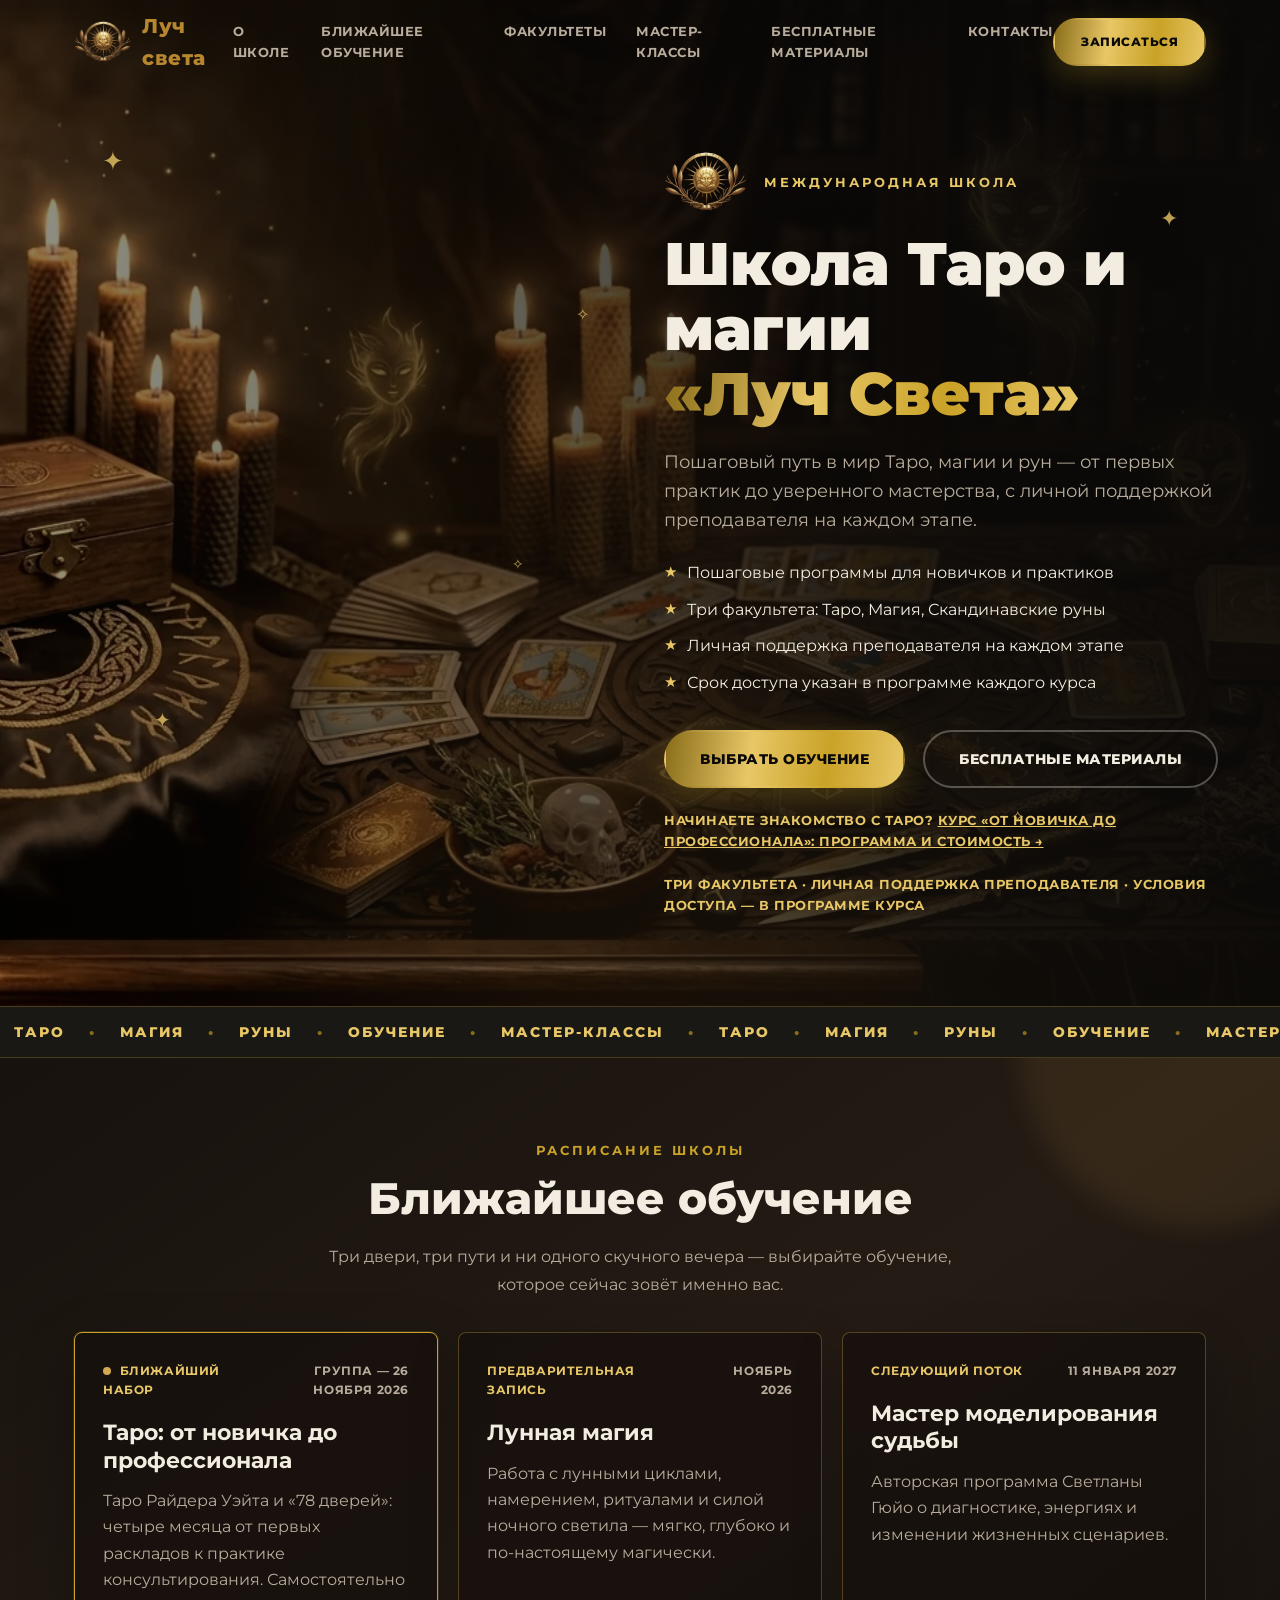
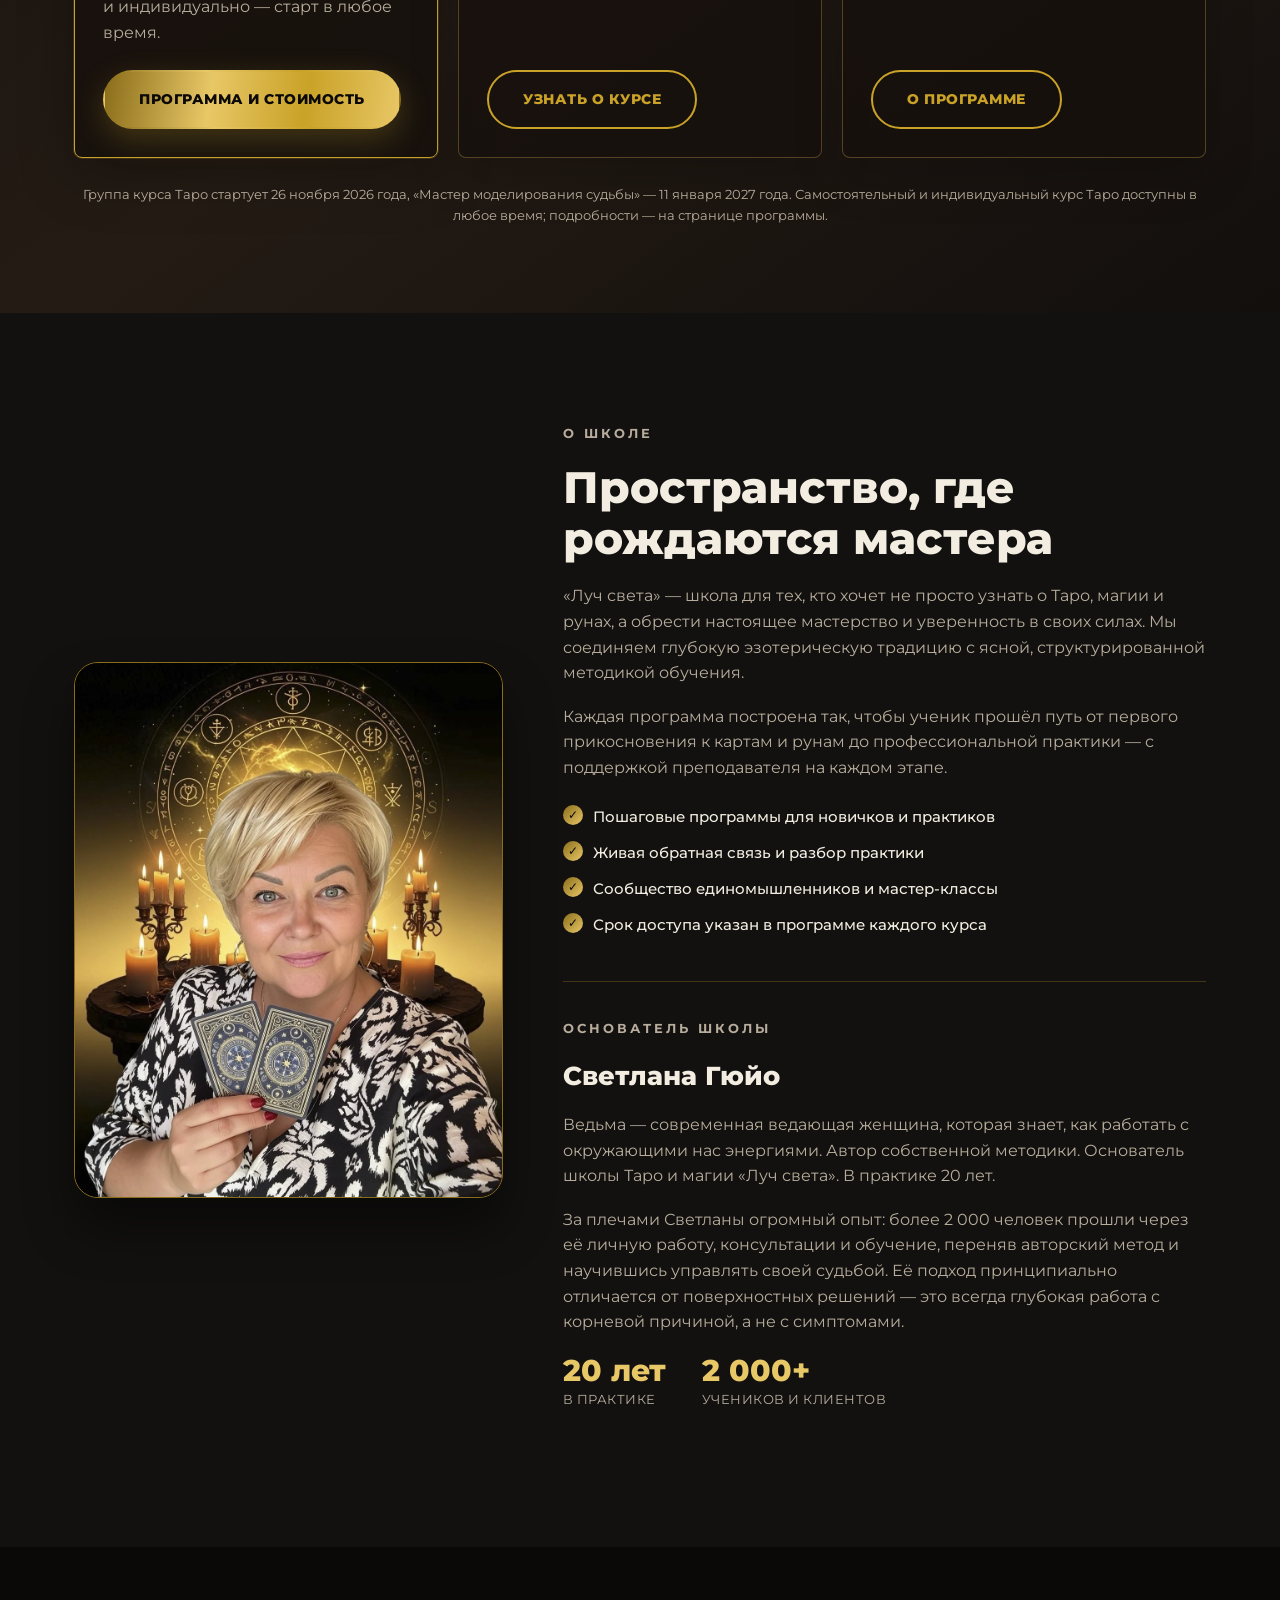
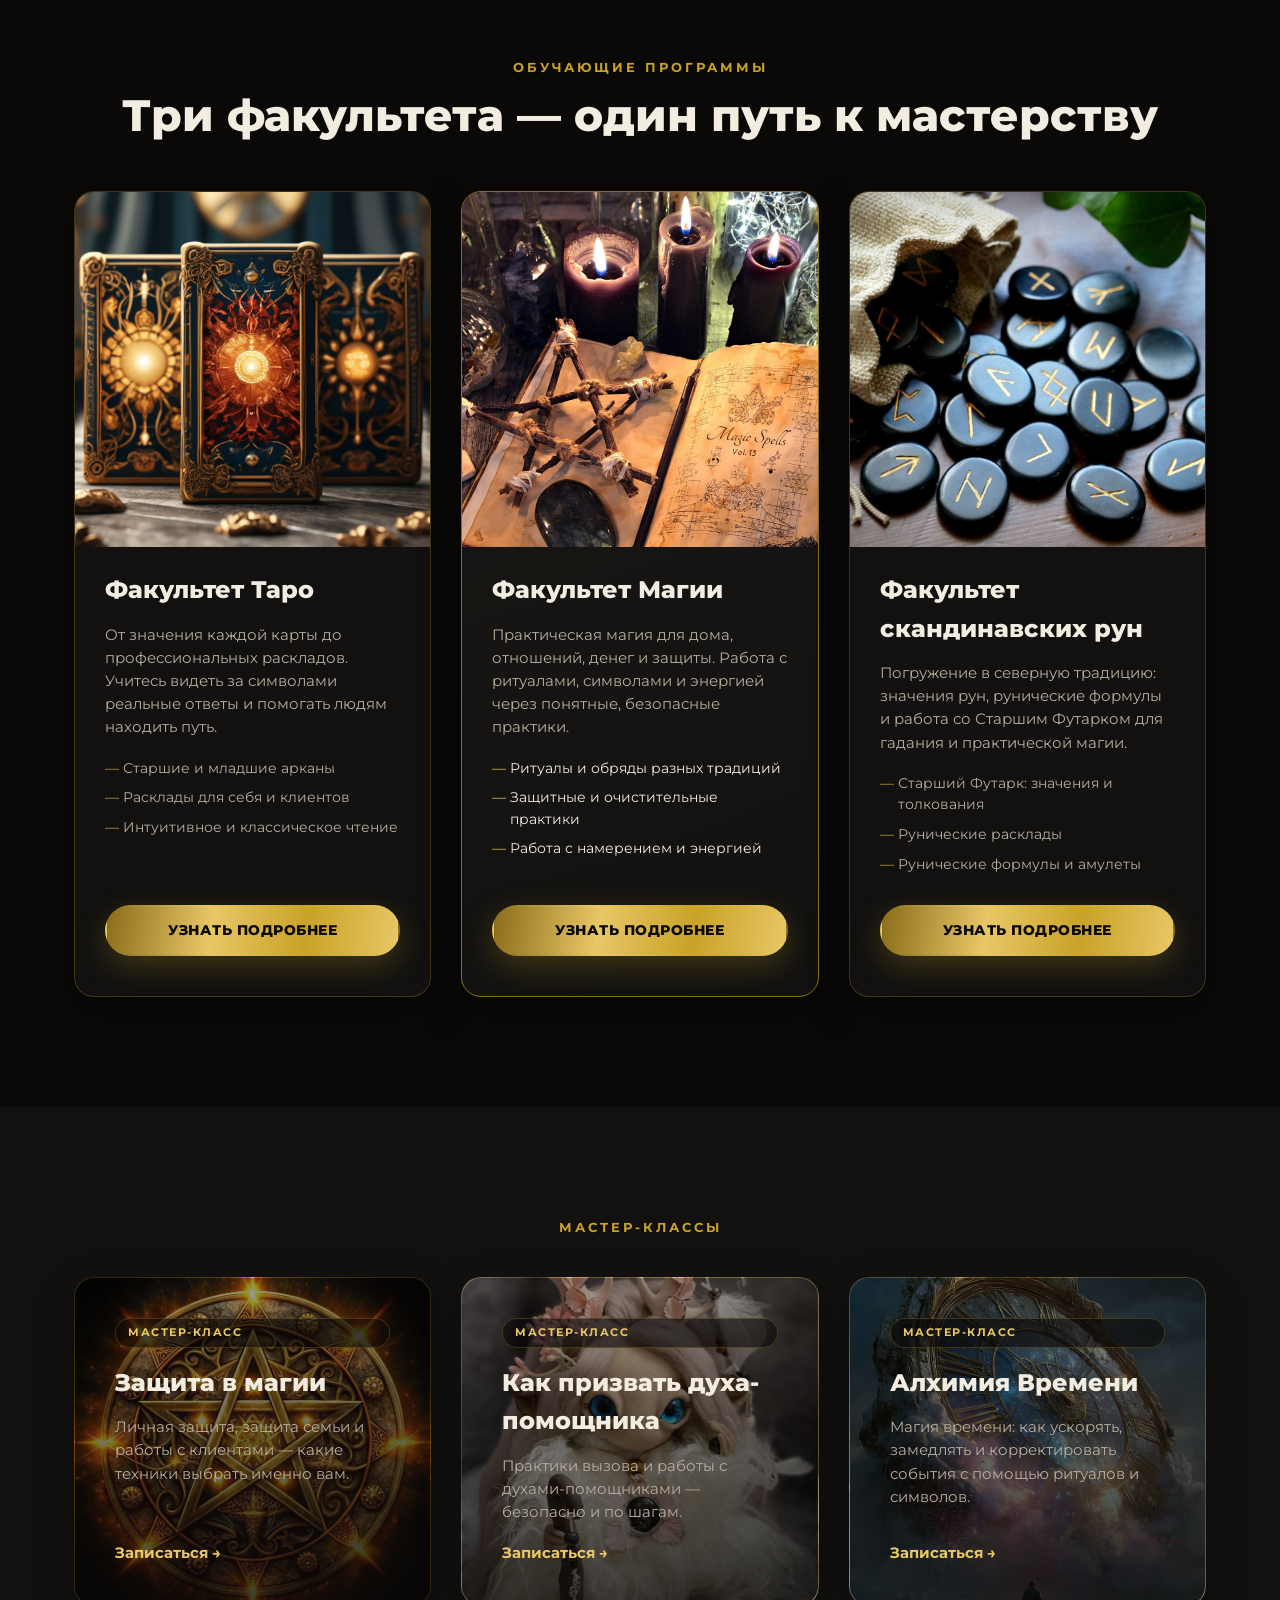
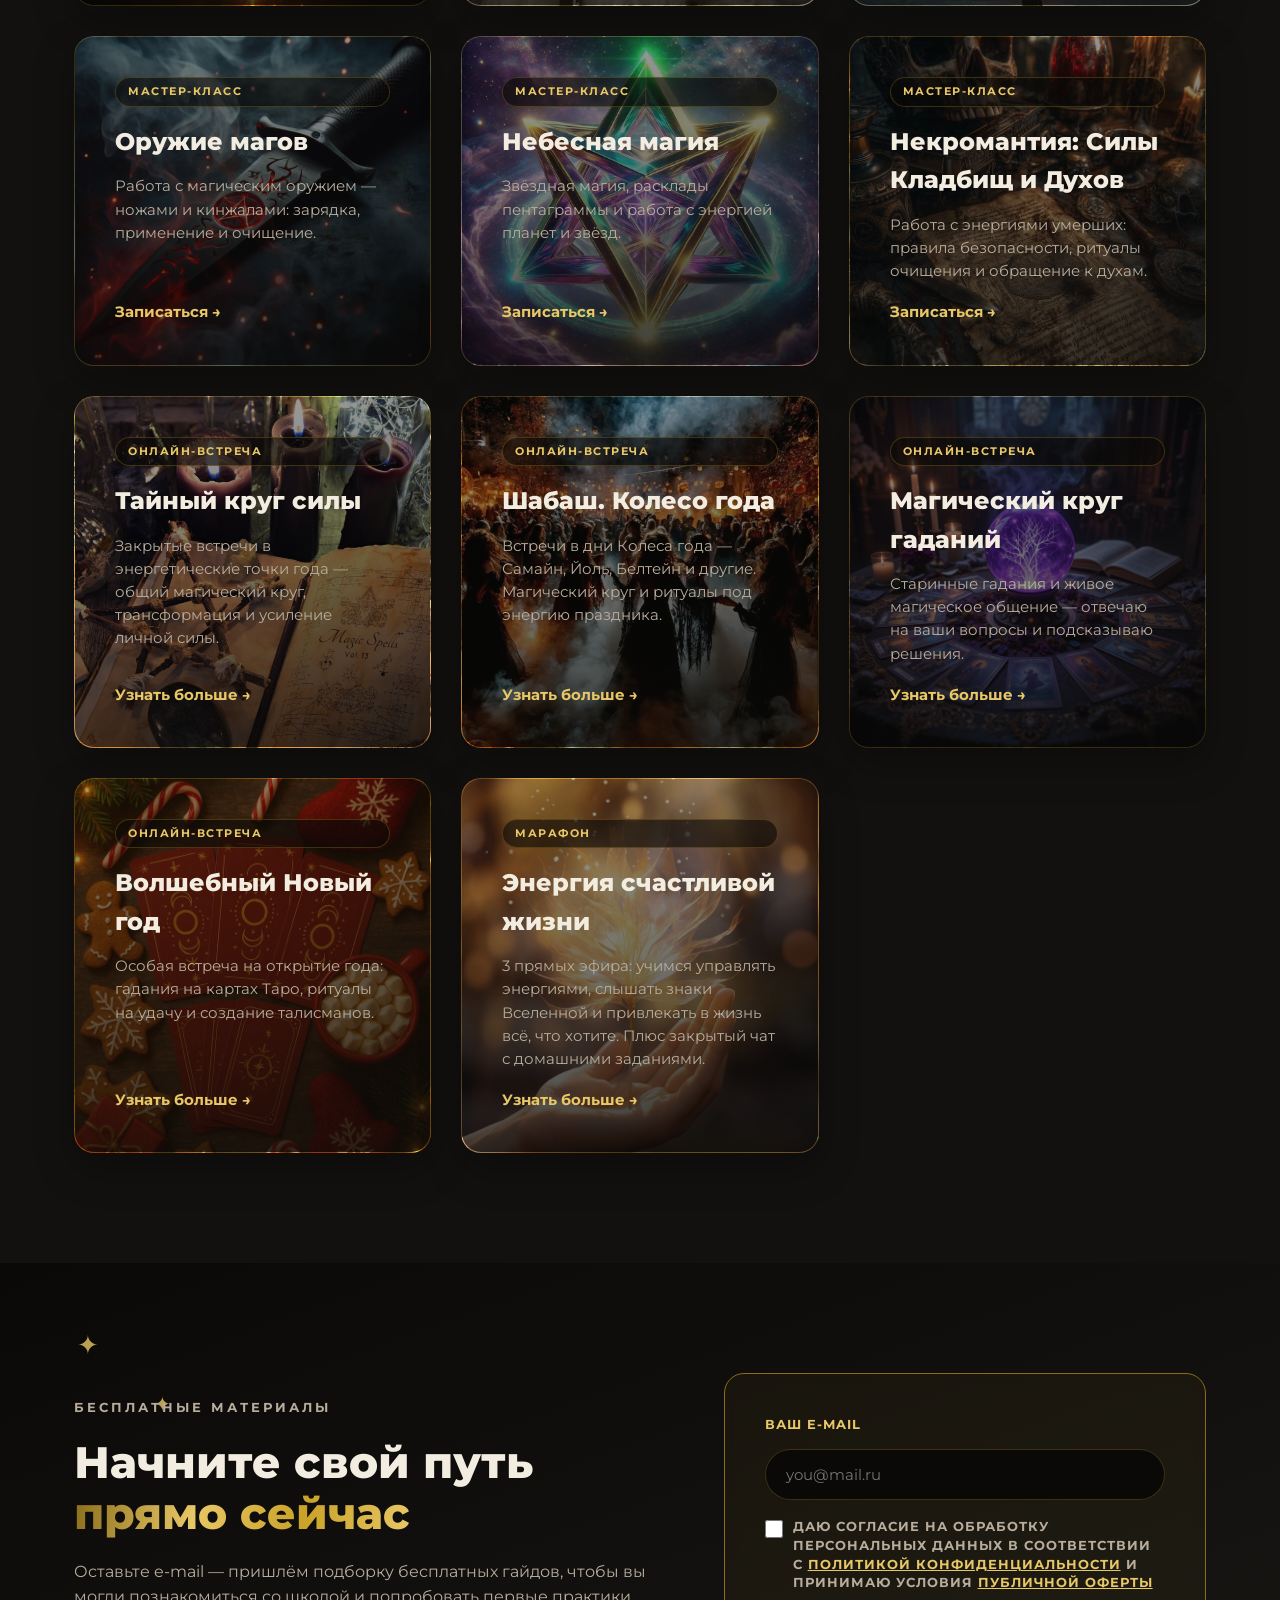
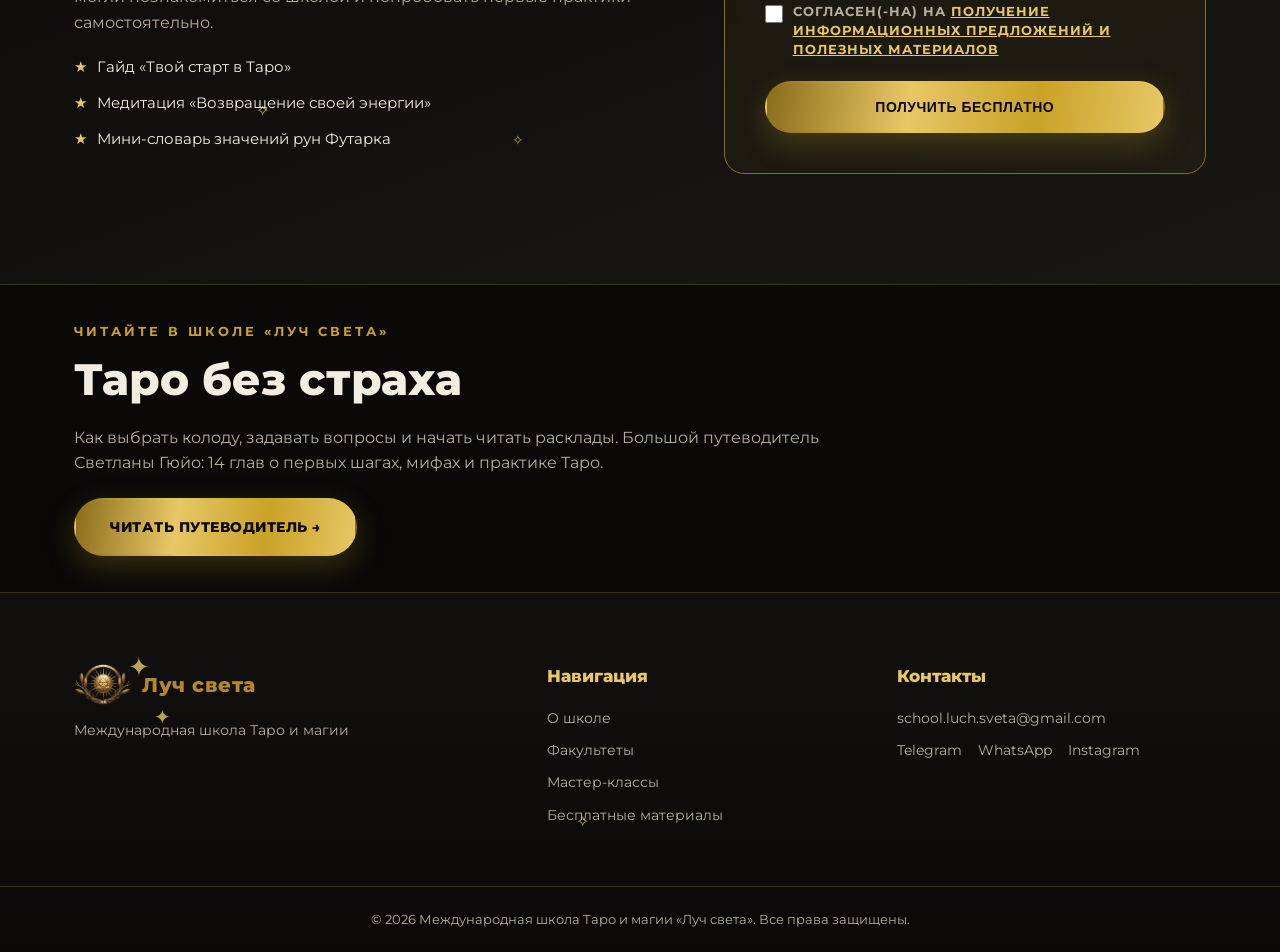
<file: index.html>
<!DOCTYPE html>
<html lang="ru">
<head>
<meta name="google-site-verification" content="8WhX6_cgEhwD98q6I4vaWrDMFkbyDvaBv6Omzj_s8MU" />
<meta charset="UTF-8">
<meta name="viewport" content="width=device-width, initial-scale=1.0">
<title>Школа Таро и магии «Луч Света» — обучение онлайн</title>
<meta name="description" content="Международная онлайн-школа Таро, магии и скандинавских рун «Луч Света». Обучение для новичков и практиков, авторские курсы, мастер-классы и бесплатные материалы Светланы Гюйо.">
<link rel="canonical" href="https://luchsveta.net/">
<meta property="og:locale" content="ru_RU">
<meta property="og:type" content="website">
<meta property="og:title" content="Международная школа Таро и магии «Луч Света»">
<meta property="og:description" content="Обучение Таро, магии и рунам для новичков и практиков. Авторские программы Светланы Гюйо.">
<meta property="og:url" content="https://luchsveta.net/">
<meta property="og:image" content="https://luchsveta.net/images/Gemini_Generated_Image_fttw4ifttw4ifttw.png">
<meta property="og:image:alt" content="Стол с картами Таро, свечами и магическими атрибутами">
<meta name="twitter:card" content="summary_large_image">
<meta name="twitter:title" content="Школа Таро и магии «Луч Света»">
<meta name="twitter:description" content="Обучение Таро, магии и рунам для новичков и практиков.">
<meta name="twitter:image" content="https://luchsveta.net/images/Gemini_Generated_Image_fttw4ifttw4ifttw.png">
<link rel="icon" href="images/favicon.png" type="image/png">
<link rel="preconnect" href="https://fonts.googleapis.com">
<link rel="preconnect" href="https://fonts.gstatic.com" crossorigin>
<link href="https://fonts.googleapis.com/css2?family=Montserrat:wght@300;400;500;600;700;800;900&display=swap" rel="stylesheet">
<link rel="stylesheet" href="css/style.css">
<script type="application/ld+json">
{
  "@context": "https://schema.org",
  "@graph": [
    {
      "@type": "EducationalOrganization",
      "@id": "https://luchsveta.net/#organization",
      "name": "Международная школа Таро и магии «Луч Света»",
      "url": "https://luchsveta.net/",
      "logo": "https://luchsveta.net/images/logo.png",
      "founder": {
        "@type": "Person",
        "name": "Светлана Гюйо"
      },
      "sameAs": [
        "https://www.instagram.com/taro.vedma.ritual/",
        "https://t.me/luch_sveta_taro"
      ]
    },
    {
      "@type": "WebSite",
      "@id": "https://luchsveta.net/#website",
      "url": "https://luchsveta.net/",
      "name": "Школа Таро и магии «Луч Света»",
      "publisher": {
        "@id": "https://luchsveta.net/#organization"
      },
      "inLanguage": "ru-RU"
    }
  ]
}
</script>
</head>
<body>

<!-- ===== HEADER ===== -->
<header class="header" id="header">
  <div class="container header__inner">
    <a href="#hero" class="logo">
      <img src="images/logo.webp" alt="Луч света" class="logo__img">
      <span class="logo__text">Луч света</span>
    </a>

    <nav class="nav" id="nav">
      <a href="#about" class="nav__link">О школе</a>
      <a href="#upcoming" class="nav__link">Ближайшее обучение</a>
      <a href="#programs" class="nav__link">Факультеты</a>
      <a href="#masterclasses" class="nav__link">Мастер-классы</a>
      <a href="#free" class="nav__link">Бесплатные материалы</a>
      <a href="#contacts" class="nav__link">Контакты</a>
    </nav>

    <a href="#free" class="btn btn--gold header__cta">Записаться</a>

    <button class="burger" id="burger" aria-label="Меню">
      <span></span><span></span><span></span>
    </button>
  </div>
</header>

<!-- ===== HERO ===== -->
<section class="hero hero--photo" id="hero">
  <div class="hero__bg">
    <img src="images/hero-tarot.webp" alt="Стол с картами Таро, свечами и магическими атрибутами" class="hero__bg-img">
    <div class="hero__bg-overlay"></div>
  </div>
  <div class="hero__decor" aria-hidden="true">
    <span class="sparkle sparkle--1">✦</span>
    <span class="sparkle sparkle--2">✧</span>
    <span class="sparkle sparkle--3">✦</span>
    <span class="sparkle sparkle--4">✧</span>
    <span class="sparkle sparkle--5">✦</span>
    <span class="sparkle sparkle--6">✧</span>
  </div>

  <div class="container hero__inner hero__inner--photo">
    <div class="hero__text reveal">
      <div class="hero__brand">
        <img src="images/logo.webp" alt="" class="hero__crest">
        <p class="eyebrow eyebrow--light">Международная школа</p>
      </div>
      <h1 class="hero__title">Школа Таро и магии<br><span class="gold-text">«Луч Света»</span></h1>
      <p class="hero__lead">Пошаговый путь в мир Таро, магии и рун — от первых практик до уверенного мастерства, с личной поддержкой преподавателя на каждом этапе.</p>
      <ul class="hero__features">
        <li><span class="star">★</span> Пошаговые программы для новичков и практиков</li>
        <li><span class="star">★</span> Три факультета: Таро, Магия, Скандинавские руны</li>
        <li><span class="star">★</span> Личная поддержка преподавателя на каждом этапе</li>
        <li><span class="star">★</span> Срок доступа указан в программе каждого курса</li>
      </ul>
      <div class="hero__actions">
        <a href="#programs" class="btn btn--gold btn--pulse hero__cta">Выбрать обучение</a>
        <a href="#free" class="btn btn--ghost">Бесплатные материалы</a>
      </div>
      <p class="hero__note">Начинаете знакомство с Таро? <a href="taro-ot-novichka-do-professionala.html" style="color:var(--gold-light);text-decoration:underline">Курс «От новичка до профессионала»: программа и стоимость →</a></p>
      <p class="hero__note">Три факультета · Личная поддержка преподавателя · Условия доступа — в программе курса</p>
    </div>
  </div>
</section>

<!-- ===== MARQUEE ===== -->
<div class="marquee">
  <div class="marquee__track">
    <span>ТАРО</span><span class="dot">•</span><span>МАГИЯ</span><span class="dot">•</span><span>РУНЫ</span><span class="dot">•</span><span>ОБУЧЕНИЕ</span><span class="dot">•</span><span>МАСТЕР-КЛАССЫ</span><span class="dot">•</span>
    <span>ТАРО</span><span class="dot">•</span><span>МАГИЯ</span><span class="dot">•</span><span>РУНЫ</span><span class="dot">•</span><span>ОБУЧЕНИЕ</span><span class="dot">•</span><span>МАСТЕР-КЛАССЫ</span><span class="dot">•</span>
    <span>ТАРО</span><span class="dot">•</span><span>МАГИЯ</span><span class="dot">•</span><span>РУНЫ</span><span class="dot">•</span><span>ОБУЧЕНИЕ</span><span class="dot">•</span><span>МАСТЕР-КЛАССЫ</span><span class="dot">•</span>
    <span>ТАРО</span><span class="dot">•</span><span>МАГИЯ</span><span class="dot">•</span><span>РУНЫ</span><span class="dot">•</span><span>ОБУЧЕНИЕ</span><span class="dot">•</span><span>МАСТЕР-КЛАССЫ</span><span class="dot">•</span>
    <span>ТАРО</span><span class="dot">•</span><span>МАГИЯ</span><span class="dot">•</span><span>РУНЫ</span><span class="dot">•</span><span>ОБУЧЕНИЕ</span><span class="dot">•</span><span>МАСТЕР-КЛАССЫ</span><span class="dot">•</span>
    <span>ТАРО</span><span class="dot">•</span><span>МАГИЯ</span><span class="dot">•</span><span>РУНЫ</span><span class="dot">•</span><span>ОБУЧЕНИЕ</span><span class="dot">•</span><span>МАСТЕР-КЛАССЫ</span><span class="dot">•</span>
  </div>
</div>

<!-- ===== UPCOMING TRAINING ===== -->
<section class="upcoming" id="upcoming">
  <div class="container">
    <div class="upcoming__heading">
      <p class="eyebrow center">Расписание школы</p>
      <h2 class="section-title center">Ближайшее обучение</h2>
      <p class="upcoming__intro">Три двери, три пути и ни одного скучного вечера — выбирайте обучение, которое сейчас зовёт именно вас.</p>
    </div>

    <div class="upcoming__grid">
      <article class="upcoming-card upcoming-card--featured">
        <div class="upcoming-card__topline">
          <span class="upcoming-card__status"><span class="upcoming-card__dot"></span> Ближайший набор</span>
          <span class="upcoming-card__month">Группа — 26 ноября 2026</span>
        </div>
        <h3>Таро: от новичка до профессионала</h3>
        <p>Таро Райдера Уэйта и «78 дверей»: четыре месяца от первых раскладов к практике консультирования. Самостоятельно и индивидуально — старт в любое время.</p>
        <a class="btn btn--gold" href="taro-ot-novichka-do-professionala.html">Программа и стоимость</a>
      </article>

      <article class="upcoming-card">
        <div class="upcoming-card__topline">
          <span class="upcoming-card__status">Предварительная запись</span>
          <span class="upcoming-card__month">Ноябрь 2026</span>
        </div>
        <h3>Лунная магия</h3>
        <p>Работа с лунными циклами, намерением, ритуалами и силой ночного светила — мягко, глубоко и по-настоящему магически.</p>
        <a class="btn btn--outline" href="fakultet-magii.html#lunnaya-magiya">Узнать о курсе</a>
      </article>

      <article class="upcoming-card">
        <div class="upcoming-card__topline">
          <span class="upcoming-card__status">Следующий поток</span>
          <span class="upcoming-card__month">11 января 2027</span>
        </div>
        <h3>Мастер моделирования судьбы</h3>
        <p>Авторская программа Светланы Гюйо о диагностике, энергиях и изменении жизненных сценариев.</p>
        <a class="btn btn--outline" href="master-modelirovaniya-sudby.html">О программе</a>
      </article>
    </div>

    <p class="upcoming__note">Группа курса Таро стартует 26 ноября 2026 года, «Мастер моделирования судьбы» — 11 января 2027 года. Самостоятельный и индивидуальный курс Таро доступны в любое время; подробности — на странице программы.</p>
  </div>
</section>

<!-- ===== ABOUT ===== -->
<section class="about" id="about">
  <div class="container about__inner">
    <div class="about__media reveal">
      <div class="about__frame">
        <img src="images/svetlana.webp" alt="Школа «Луч света»" class="about__photo">
      </div>
    </div>
    <div class="about__text reveal">
      <p class="eyebrow">О школе</p>
      <h2 class="section-title">Пространство, где рождаются мастера</h2>
      <p>«Луч света» — школа для тех, кто хочет не просто узнать о Таро, магии и рунах,
        а обрести настоящее мастерство и уверенность в своих силах. Мы соединяем глубокую
        эзотерическую традицию с ясной, структурированной методикой обучения.</p>
      <p>Каждая программа построена так, чтобы ученик прошёл путь от первого прикосновения
        к картам и рунам до профессиональной практики — с поддержкой преподавателя
        на каждом этапе.</p>
      <ul class="about__list">
        <li><span class="check">✓</span> Пошаговые программы для новичков и практиков</li>
        <li><span class="check">✓</span> Живая обратная связь и разбор практики</li>
        <li><span class="check">✓</span> Сообщество единомышленников и мастер-классы</li>
        <li><span class="check">✓</span> Срок доступа указан в программе каждого курса</li>
      </ul>

      <div class="about__founder">
        <p class="eyebrow">Основатель школы</p>
        <h3 class="about__founder-name">Светлана Гюйо</h3>
        <p>Ведьма — современная ведающая женщина, которая знает, как работать с окружающими
          нас энергиями. Автор собственной методики. Основатель школы Таро и магии
          «Луч света». В практике 20 лет.</p>
        <p>За плечами Светланы огромный опыт: более 2 000 человек прошли через её личную
          работу, консультации и обучение, переняв авторский метод и научившись управлять
          своей судьбой. Её подход принципиально отличается от поверхностных решений —
          это всегда глубокая работа с корневой причиной, а не с симптомами.</p>
        <div class="about__stats">
          <div class="about__stat">
            <span class="about__stat-num">20 лет</span>
            <span class="about__stat-label">в практике</span>
          </div>
          <div class="about__stat">
            <span class="about__stat-num">2 000+</span>
            <span class="about__stat-label">учеников и клиентов</span>
          </div>
        </div>
      </div>
    </div>
  </div>
</section>

<!-- ===== PROGRAMS / FACULTIES ===== -->
<section class="programs" id="programs">
  <div class="container">
    <p class="eyebrow center">Обучающие программы</p>
    <h2 class="section-title center">Три факультета — один путь к мастерству</h2>

    <div class="programs__grid">
      <article class="card reveal">
        <div class="card__image"><img src="images/2dd6341a7ce911ee9eb2ceda526c50ab_upscaled.jpeg" alt="Три карты Таро"></div>
        <h3 class="card__title">Факультет Таро</h3>
        <p class="card__text">От значения каждой карты до профессиональных раскладов.
          Учитесь видеть за символами реальные ответы и помогать людям находить путь.</p>
        <ul class="card__list">
          <li>Старшие и младшие арканы</li>
          <li>Расклады для себя и клиентов</li>
          <li>Интуитивное и классическое чтение</li>
        </ul>
        <a href="fakultet-taro.html" class="btn btn--gold card__btn">Узнать подробнее</a>
      </article>

      <article class="card card--featured reveal">
        <div class="card__image"><img src="images/il_1588xN.3584086975_4dxy.jpg" alt="Пентаграмма и магические атрибуты"></div>
        <h3 class="card__title">Факультет Магии</h3>
        <p class="card__text">Практическая магия для дома, отношений, денег и защиты.
          Работа с ритуалами, символами и энергией через понятные, безопасные практики.</p>
        <ul class="card__list">
          <li>Ритуалы и обряды разных традиций</li>
          <li>Защитные и очистительные практики</li>
          <li>Работа с намерением и энергией</li>
        </ul>
        <a href="fakultet-magii.html" class="btn btn--gold card__btn">Узнать подробнее</a>
      </article>

      <article class="card reveal">
        <div class="card__image"><img src="images/9577d3a7580d76aed2e6.jpg" alt="Руны Старшего Футарка"></div>
        <h3 class="card__title">Факультет скандинавских рун</h3>
        <p class="card__text">Погружение в северную традицию: значения рун, рунические
          формулы и работа со Старшим Футарком для гадания и практической магии.</p>
        <ul class="card__list">
          <li>Старший Футарк: значения и толкования</li>
          <li>Рунические расклады</li>
          <li>Рунические формулы и амулеты</li>
        </ul>
        <a href="fakultet-run.html" class="btn btn--gold card__btn">Узнать подробнее</a>
      </article>
    </div>
  </div>
</section>

<!-- ===== MASTER CLASSES ===== -->
<section class="masterclasses" id="masterclasses">
  <div class="container">
    <p class="eyebrow center">Мастер-классы</p>

    <div class="mc__grid">
      <div class="mc__card reveal" style="background-image: url('images/47729d499cc486ca50f8b5bae0c56889.jpg');">
        <span class="mc__tag">Мастер-класс</span>
        <h3>Защита в магии</h3>
        <p>Личная защита, защита семьи и работы с клиентами — какие техники выбрать именно вам.</p>
        <a href="master-klassy.html#zashchita" class="mc__link">Записаться →</a>
      </div>
      <div class="mc__card reveal" style="background-image: url('images/eb9228c769e66194e769b8e6a3847428.jpg');">
        <span class="mc__tag">Мастер-класс</span>
        <h3>Как призвать духа-помощника</h3>
        <p>Практики вызова и работы с духами-помощниками — безопасно и по шагам.</p>
        <a href="master-klassy.html#duh-pomoshchnik" class="mc__link">Записаться →</a>
      </div>
      <div class="mc__card reveal" style="background-image: url('images/b9afc40c69a3ba1139015054880bb0fe.jpg');">
        <span class="mc__tag">Мастер-класс</span>
        <h3>Алхимия Времени</h3>
        <p>Магия времени: как ускорять, замедлять и корректировать события с помощью ритуалов и символов.</p>
        <a href="master-klassy.html#alhimiya-vremeni" class="mc__link">Записаться →</a>
      </div>
      <div class="mc__card reveal" style="background-image: url('images/20479b5c57597389bb472b542493c7ee.jpg');">
        <span class="mc__tag">Мастер-класс</span>
        <h3>Оружие магов</h3>
        <p>Работа с магическим оружием — ножами и кинжалами: зарядка, применение и очищение.</p>
        <a href="master-klassy.html#oruzhie-magov" class="mc__link">Записаться →</a>
      </div>
      <div class="mc__card reveal" style="background-image: url('images/8a45a01b07ef77d113193c8ba9f5d711.jpg');">
        <span class="mc__tag">Мастер-класс</span>
        <h3>Небесная магия</h3>
        <p>Звёздная магия, расклады пентаграммы и работа с энергией планет и звёзд.</p>
        <a href="master-klassy.html#nebesnaya-magiya" class="mc__link">Записаться →</a>
      </div>
      <div class="mc__card reveal" style="background-image: url('images/077ad0d01c79a2dd0ebea46ee152a54c.jpg');">
        <span class="mc__tag">Мастер-класс</span>
        <h3>Некромантия: Силы Кладбищ и Духов</h3>
        <p>Работа с энергиями умерших: правила безопасности, ритуалы очищения и обращение к духам.</p>
        <a href="master-klassy.html#nekromantiya" class="mc__link">Записаться →</a>
      </div>
      <div class="mc__card reveal" style="background-image: url('images/il_1588xN.3584086975_4dxy.jpg');">
        <span class="mc__tag">Онлайн-встреча</span>
        <h3>Тайный круг силы</h3>
        <p>Закрытые встречи в энергетические точки года — общий магический круг, трансформация и усиление
          личной силы.</p>
        <a href="master-klassy.html#tayny-krug" class="mc__link">Узнать больше →</a>
      </div>
      <div class="mc__card reveal" style="background-image: url('images/card-shabash.jpg.jpg');">
        <span class="mc__tag">Онлайн-встреча</span>
        <h3>Шабаш. Колесо года</h3>
        <p>Встречи в дни Колеса года — Самайн, Йоль, Белтейн и другие. Магический круг и ритуалы под энергию
          праздника.</p>
        <a href="master-klassy.html#shabash" class="mc__link">Узнать больше →</a>
      </div>
      <div class="mc__card reveal" style="background-image: url('images/49ecfad66bba13133d68e04be5bae486.jpg');">
        <span class="mc__tag">Онлайн-встреча</span>
        <h3>Магический круг гаданий</h3>
        <p>Старинные гадания и живое магическое общение — отвечаю на ваши вопросы и подсказываю решения.</p>
        <a href="master-klassy.html#krug-gadaniy" class="mc__link">Узнать больше →</a>
      </div>
      <div class="mc__card reveal" style="background-image: url('images/6f30bfd4adf4ce9018de7fa5cdcb08bc.jpg');">
        <span class="mc__tag">Онлайн-встреча</span>
        <h3>Волшебный Новый год</h3>
        <p>Особая встреча на открытие года: гадания на картах Таро, ритуалы на удачу и создание талисманов.</p>
        <a href="master-klassy.html#novy-god" class="mc__link">Узнать больше →</a>
      </div>
      <div class="mc__card reveal" style="background-image: url('images/8a792cc30c73e29a9aac187777a8902d.jpg');">
        <span class="mc__tag">Марафон</span>
        <h3>Энергия счастливой жизни</h3>
        <p>3 прямых эфира: учимся управлять энергиями, слышать знаки Вселенной и привлекать в жизнь всё,
          что хотите. Плюс закрытый чат с домашними заданиями.</p>
        <a href="master-klassy.html#energiya-zhizni" class="mc__link">Узнать больше →</a>
      </div>
    </div>
  </div>
</section>

<!-- ===== FREE MATERIALS ===== -->
<section class="free" id="free">
  <div class="free__decor" aria-hidden="true">
    <span class="sparkle sparkle--1">✦</span>
    <span class="sparkle sparkle--2">✧</span>
    <span class="sparkle sparkle--3">✦</span>
    <span class="sparkle sparkle--4">✧</span>
  </div>
  <div class="container free__inner">
    <div class="free__text reveal">
      <p class="eyebrow eyebrow--light">Бесплатные материалы</p>
      <h2 class="section-title section-title--light">Начните свой путь <span class="gold-text">прямо сейчас</span></h2>
      <p>Оставьте e-mail — пришлём подборку бесплатных гайдов, чтобы вы могли
        познакомиться со школой и попробовать первые практики самостоятельно.</p>
      <ul class="free__list">
        <li><span class="star">★</span> Гайд «Твой старт в Таро»</li>
        <li><span class="star">★</span> Медитация «Возвращение своей энергии»</li>
        <li><span class="star">★</span> Мини-словарь значений рун Футарка</li>
      </ul>
    </div>
    <form class="free__form reveal" id="freeForm" name="free-materials" method="POST" data-netlify="true" netlify-honeypot="bot-field">
      <input type="hidden" name="form-name" value="free-materials">
      <p class="hp-field"><label>Не заполняйте это поле: <input name="bot-field"></label></p>
      <label for="freeEmail">Ваш e-mail</label>
      <input type="email" id="freeEmail" name="email" placeholder="you@mail.ru" required>

      <div class="signup__consent">
        <label class="checkbox">
          <input type="checkbox" id="consentPersonal" name="consentPersonal" required>
          <span>Даю согласие на обработку персональных данных в соответствии с
            <a href="https://disk.yandex.ru/i/xYldLM75zHaz2A" target="_blank" rel="noopener">Политикой конфиденциальности</a>
            и принимаю условия
            <a href="https://disk.yandex.ru/i/STKi7FZz2ebWxA" target="_blank" rel="noopener">Публичной оферты</a></span>
        </label>
        <label class="checkbox">
          <input type="checkbox" id="consentMarketing" name="consentMarketing">
          <span>Согласен(-на) на
            <a href="https://disk.yandex.ru/i/cDI3Xm2uae9X4Q" target="_blank" rel="noopener">получение информационных предложений и полезных материалов</a></span>
        </label>
      </div>

      <button type="submit" class="btn btn--gold">Получить бесплатно</button>
    </form>
  </div>
</section>

<!-- ===== FOOTER / CONTACTS ===== -->
<section aria-labelledby="tarot-guide-title" style="padding:36px 0;border-top:1px solid var(--border)"><div class="container"><p class="eyebrow">Читайте в школе «Луч Света»</p><h2 id="tarot-guide-title" class="section-title">Таро без страха</h2><p style="max-width:760px;margin:16px 0 22px;color:var(--text-muted)">Как выбрать колоду, задавать вопросы и начать читать расклады. Большой путеводитель Светланы Гюйо: 14 глав о первых шагах, мифах и практике Таро.</p><a class="btn btn--gold" href="taro-bez-straha.html">Читать путеводитель →</a></div></section>
<footer class="footer" id="contacts">
  <div class="footer__decor" aria-hidden="true">
    <span class="sparkle sparkle--1">✦</span>
    <span class="sparkle sparkle--2">✧</span>
    <span class="sparkle sparkle--3">✦</span>
  </div>
  <div class="container footer__inner">
    <div class="footer__brand">
      <a href="#hero" class="logo">
        <img src="images/logo.webp" alt="Луч света" class="logo__img">
        <span class="logo__text">Луч света</span>
      </a>
      <p>Международная школа Таро и магии</p>
    </div>

    <div class="footer__col">
      <h4>Навигация</h4>
      <a href="#about">О школе</a>
      <a href="#programs">Факультеты</a>
      <a href="#masterclasses">Мастер-классы</a>
      <a href="#free">Бесплатные материалы</a>
    </div>

    <div class="footer__col">
      <h4>Контакты</h4>
      <a href="mailto:school.luch.sveta@gmail.com">school.luch.sveta@gmail.com</a>
      <div class="footer__social">
        <a href="https://t.me/luch_sveta_taro" target="_blank" rel="noopener" aria-label="Telegram">Telegram</a>
        <a href="https://wa.me/33745048600" target="_blank" rel="noopener" aria-label="WhatsApp">WhatsApp</a>
        <a href="https://www.instagram.com/taro.vedma.ritual/?hl=ru" target="_blank" rel="noopener" aria-label="Instagram">Instagram</a>
      </div>
    </div>
  </div>
  <div class="footer__bottom">
    <p>© 2026 Международная школа Таро и магии «Луч света». Все права защищены.</p>
  </div>
</footer>

<script src="js/script.js"></script>
</body>
</html>
</file>
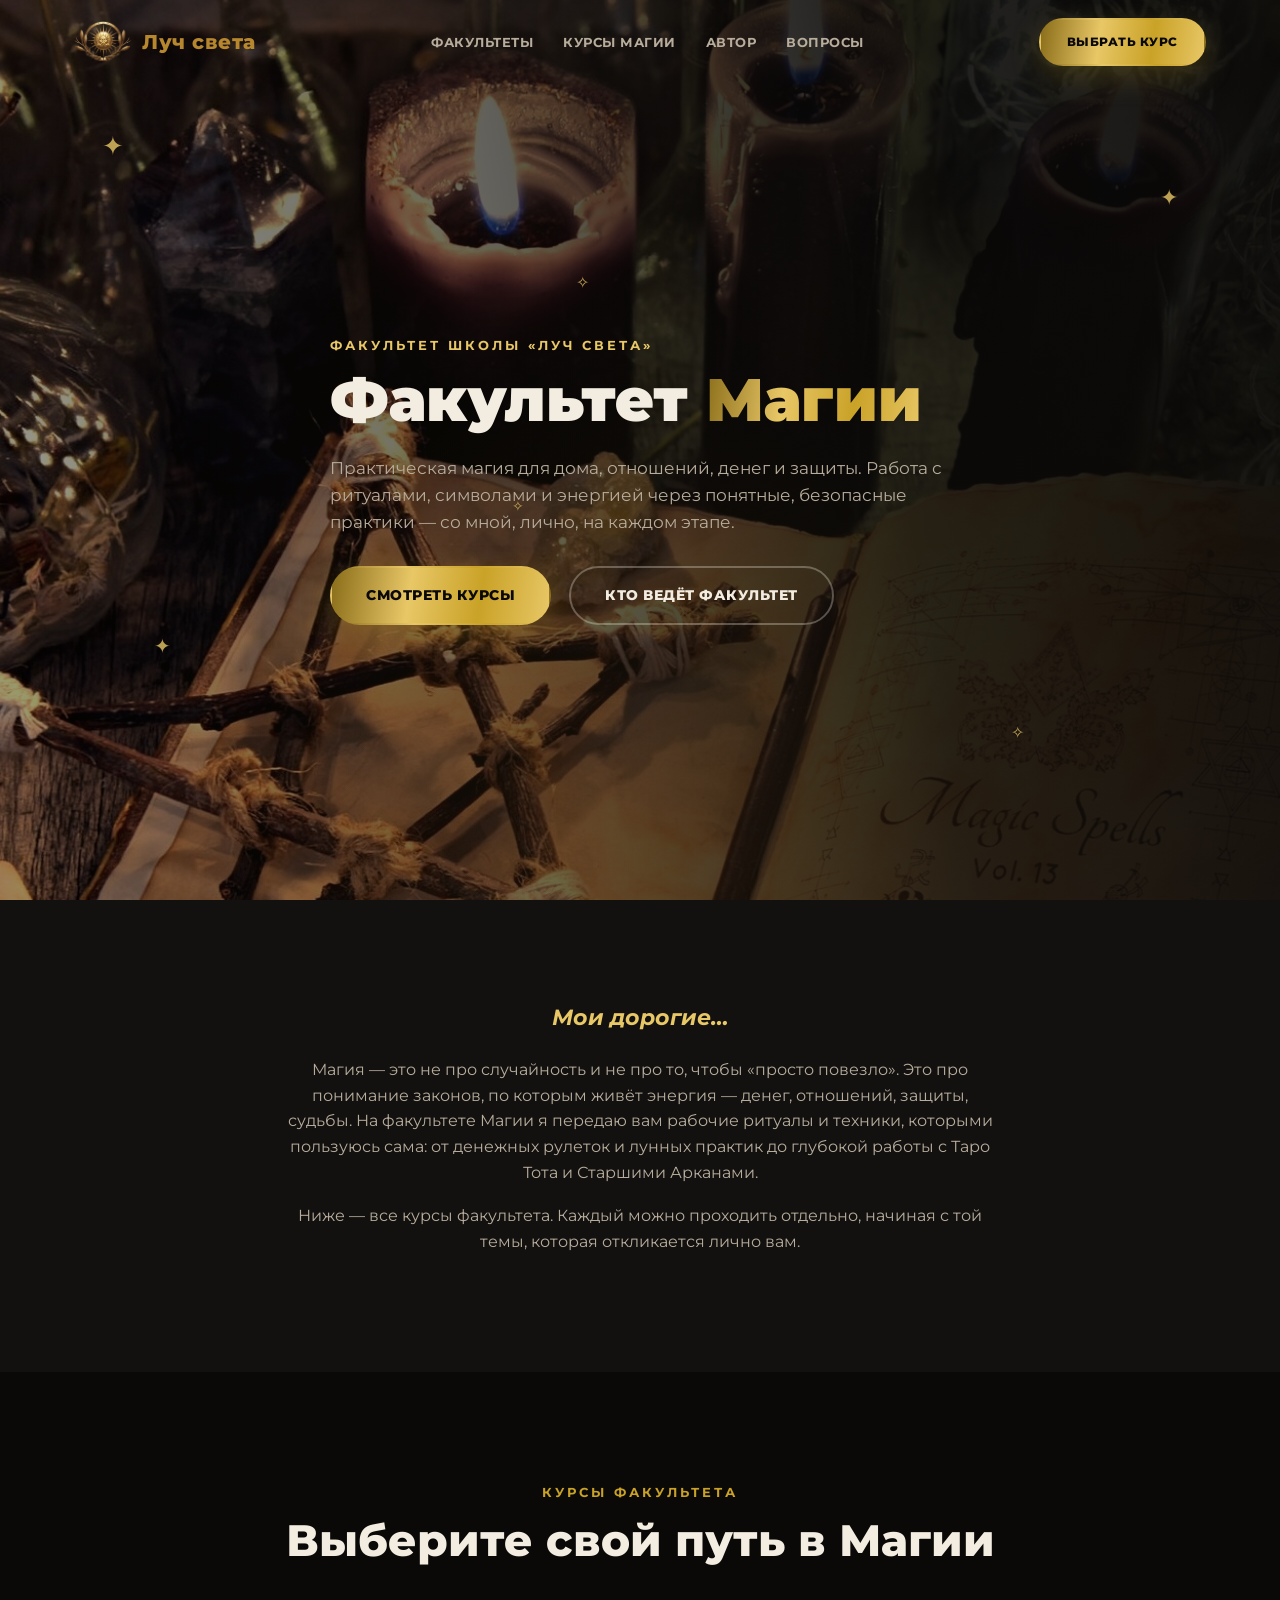
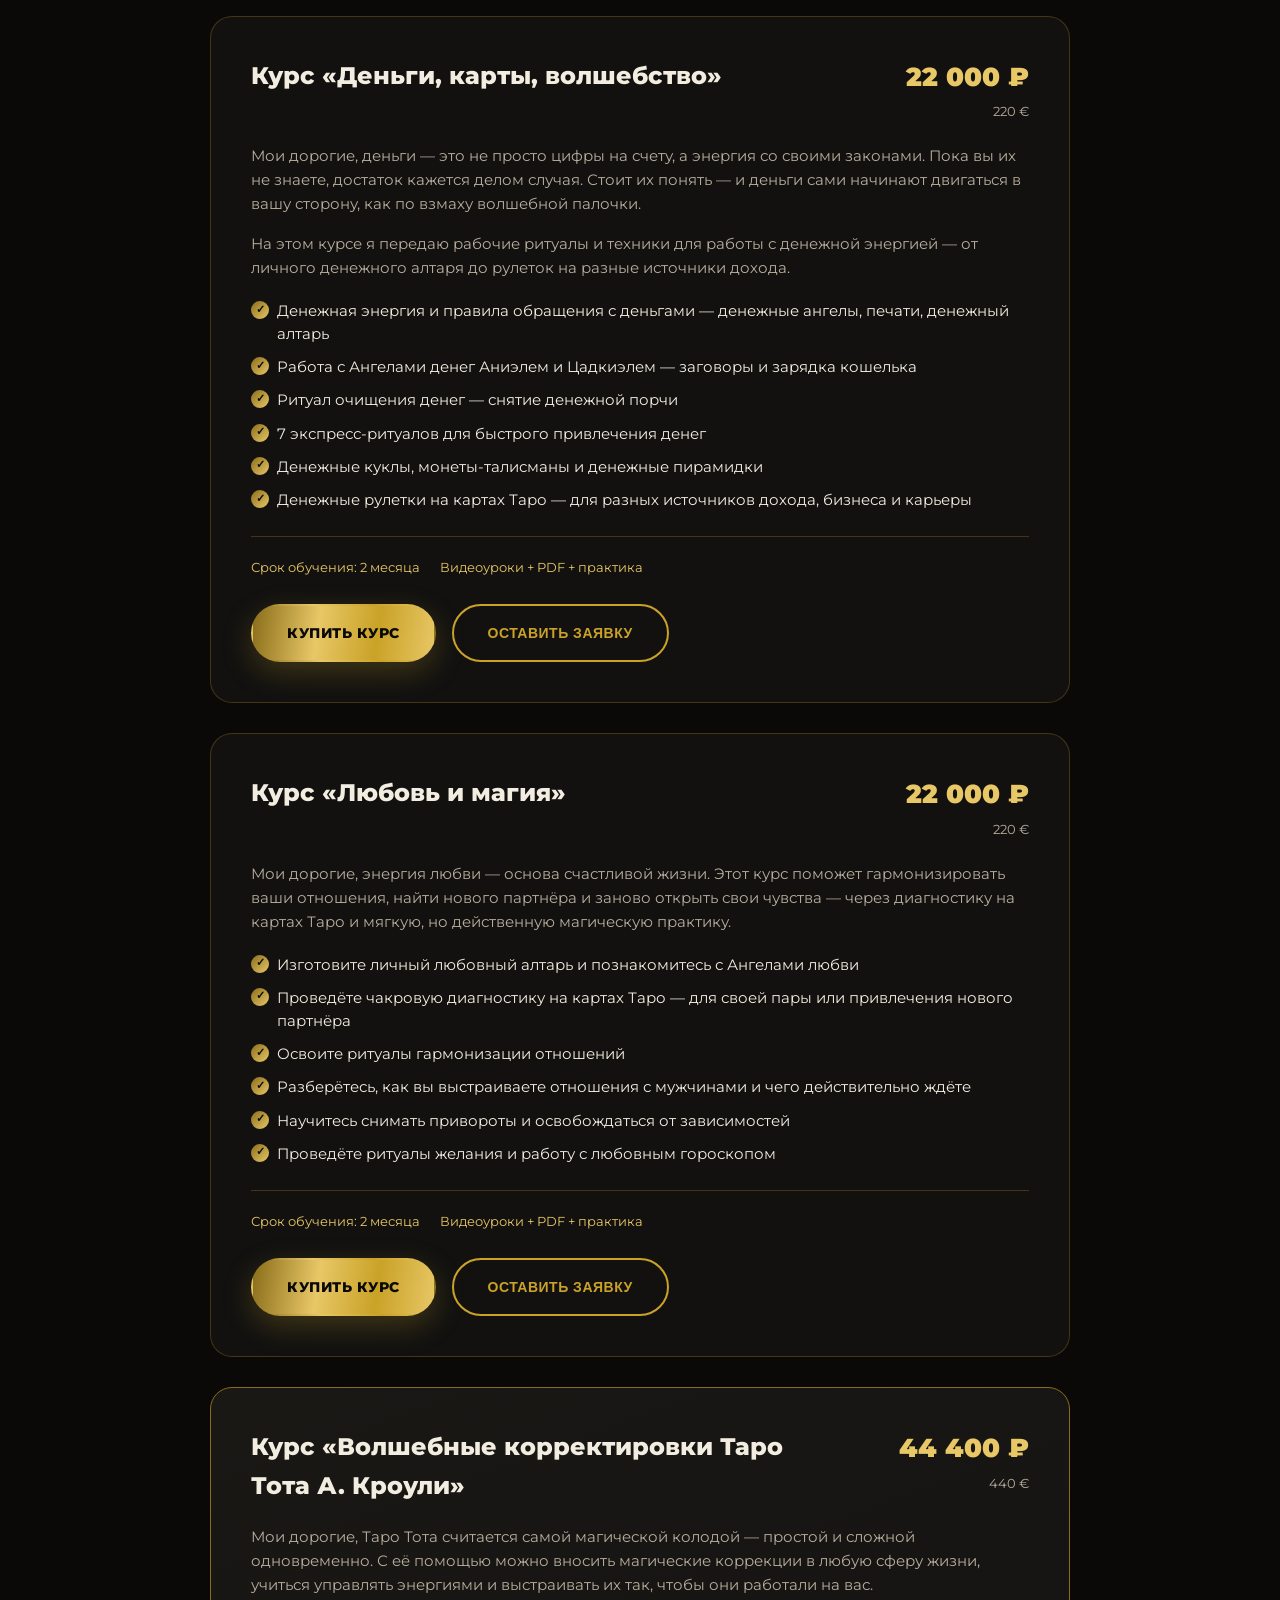
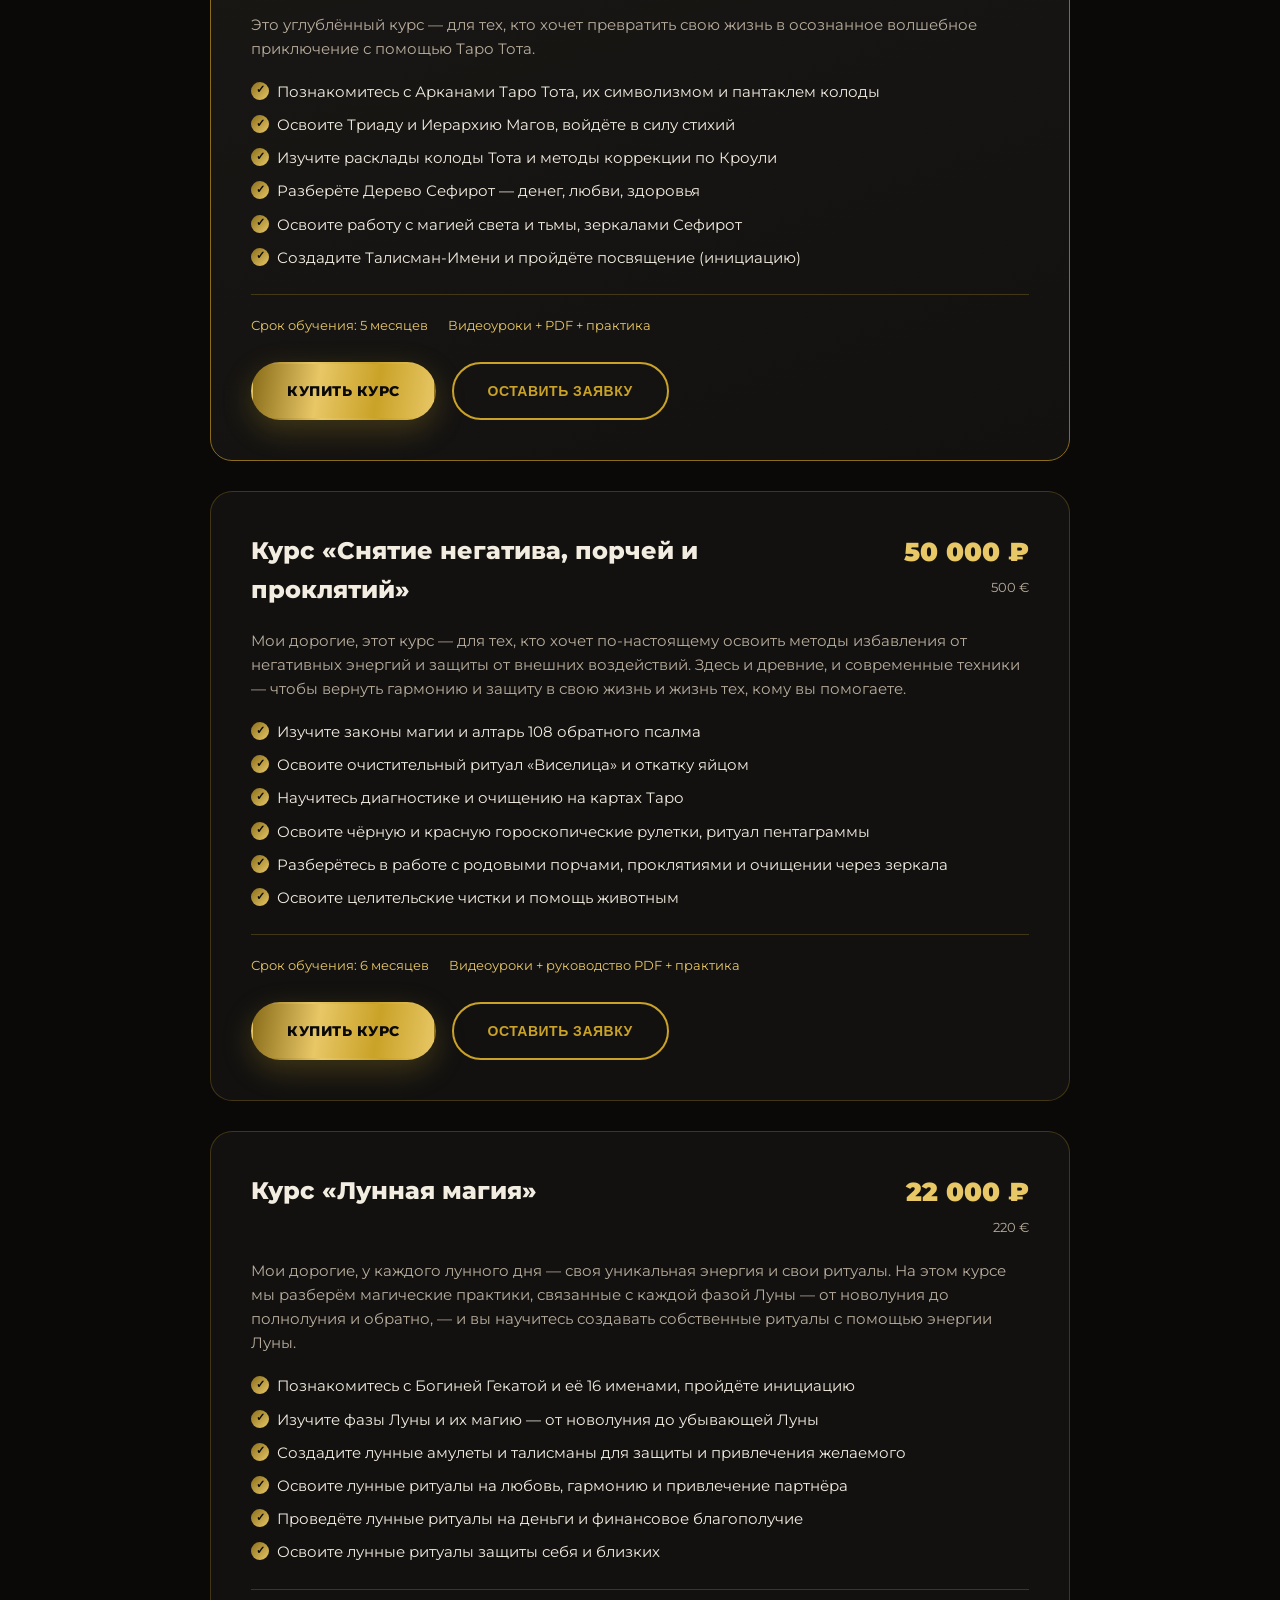
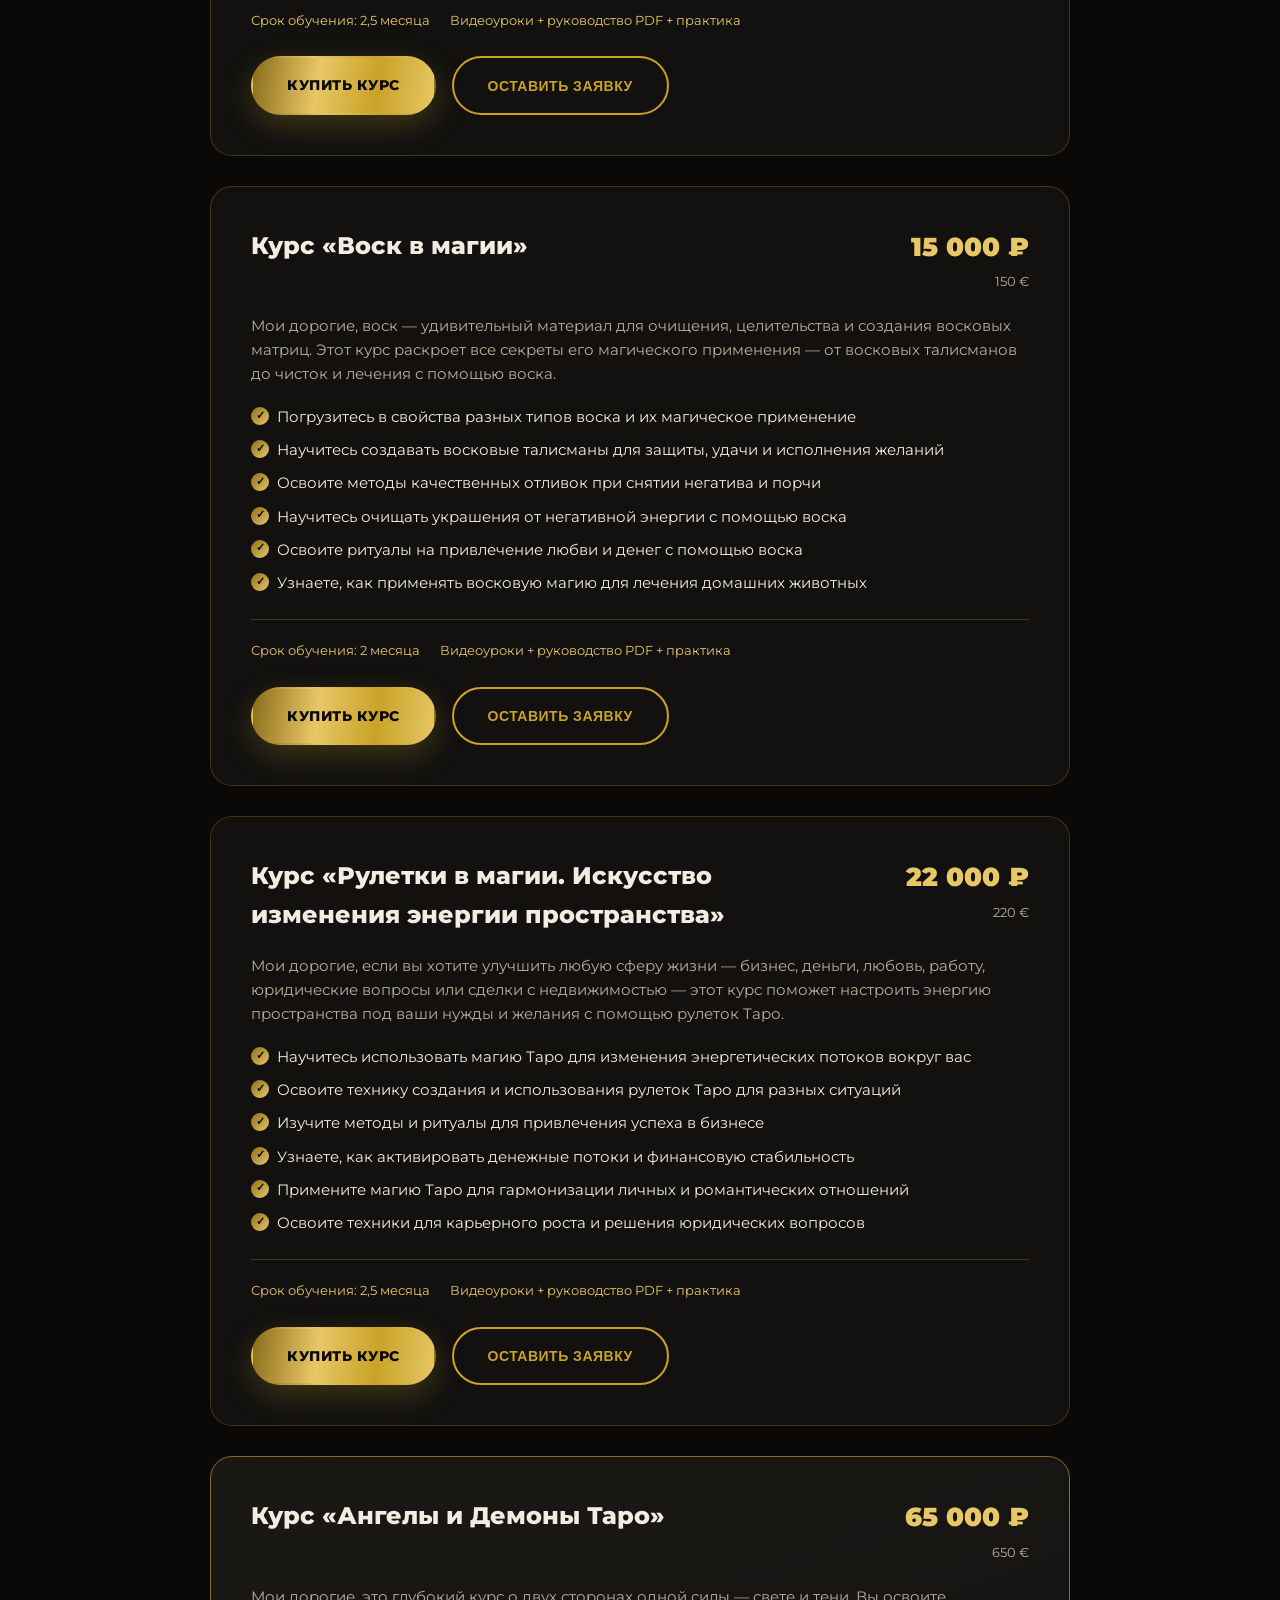
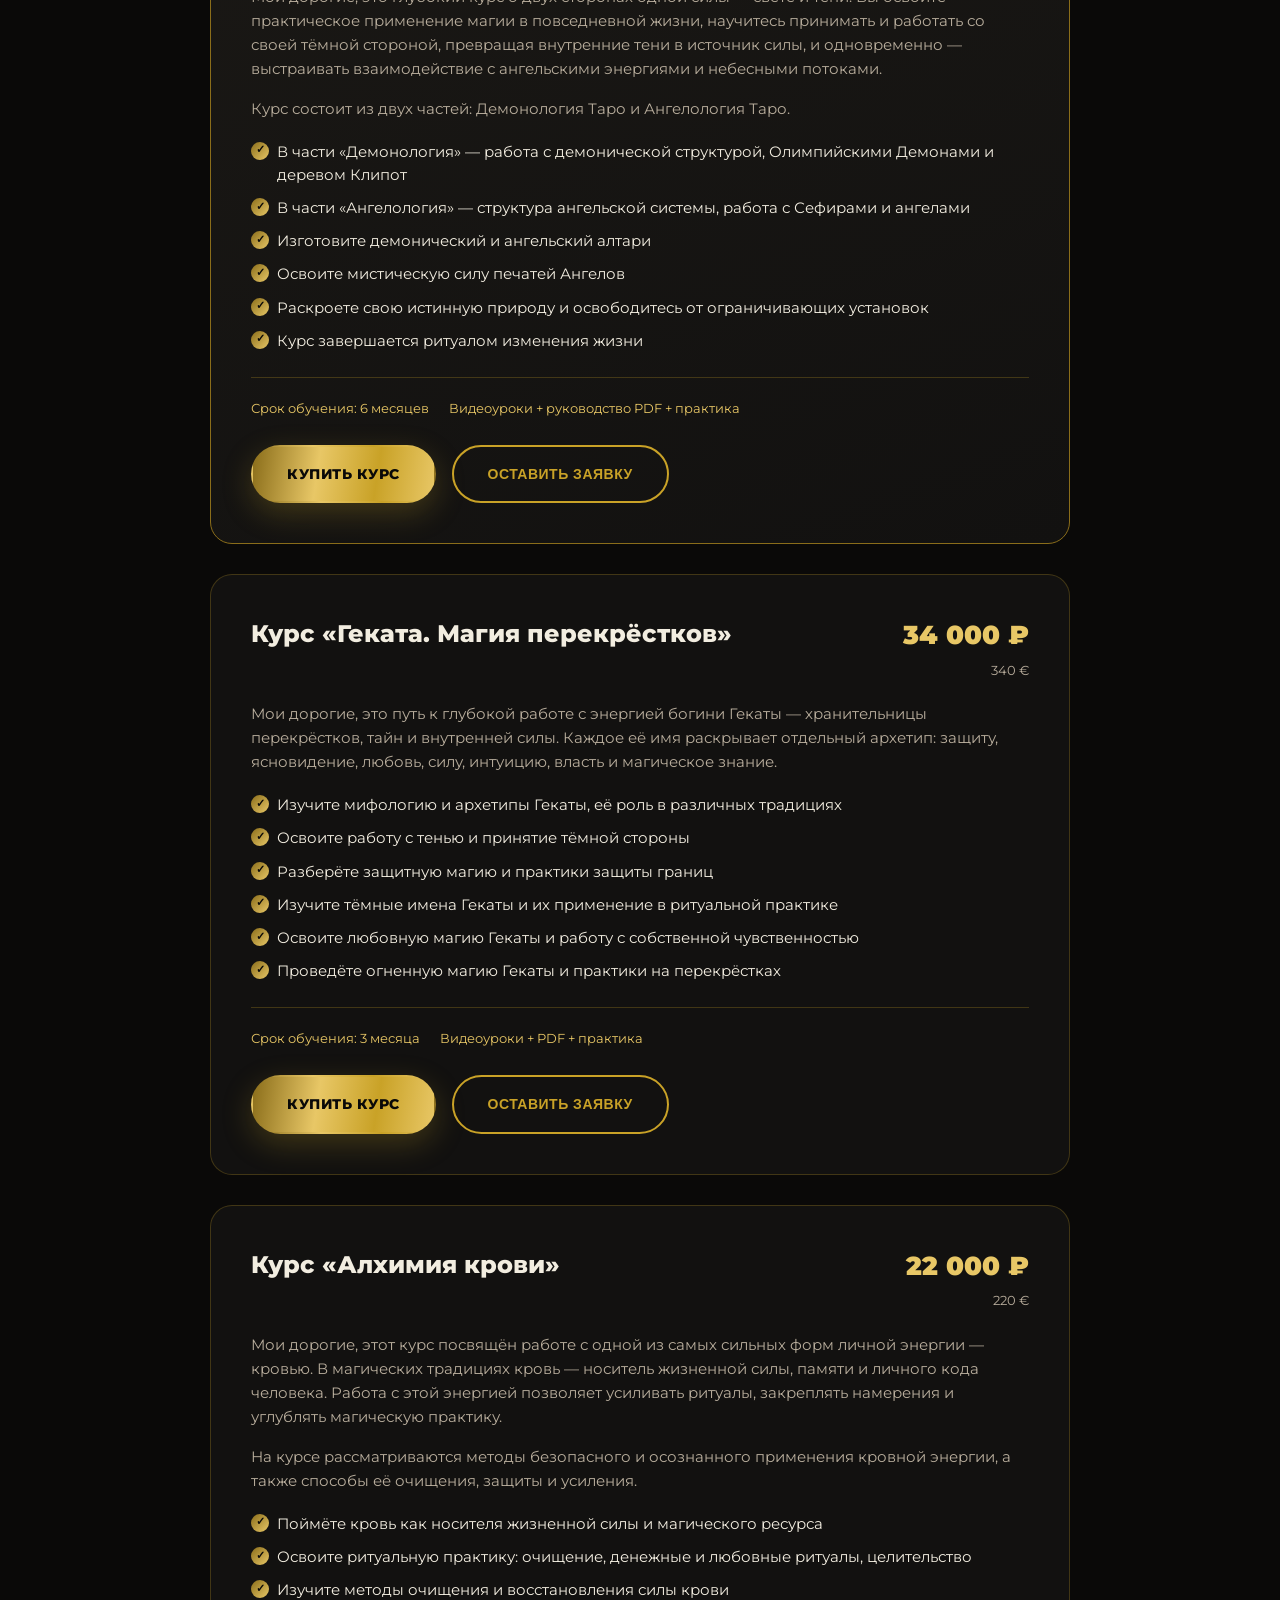
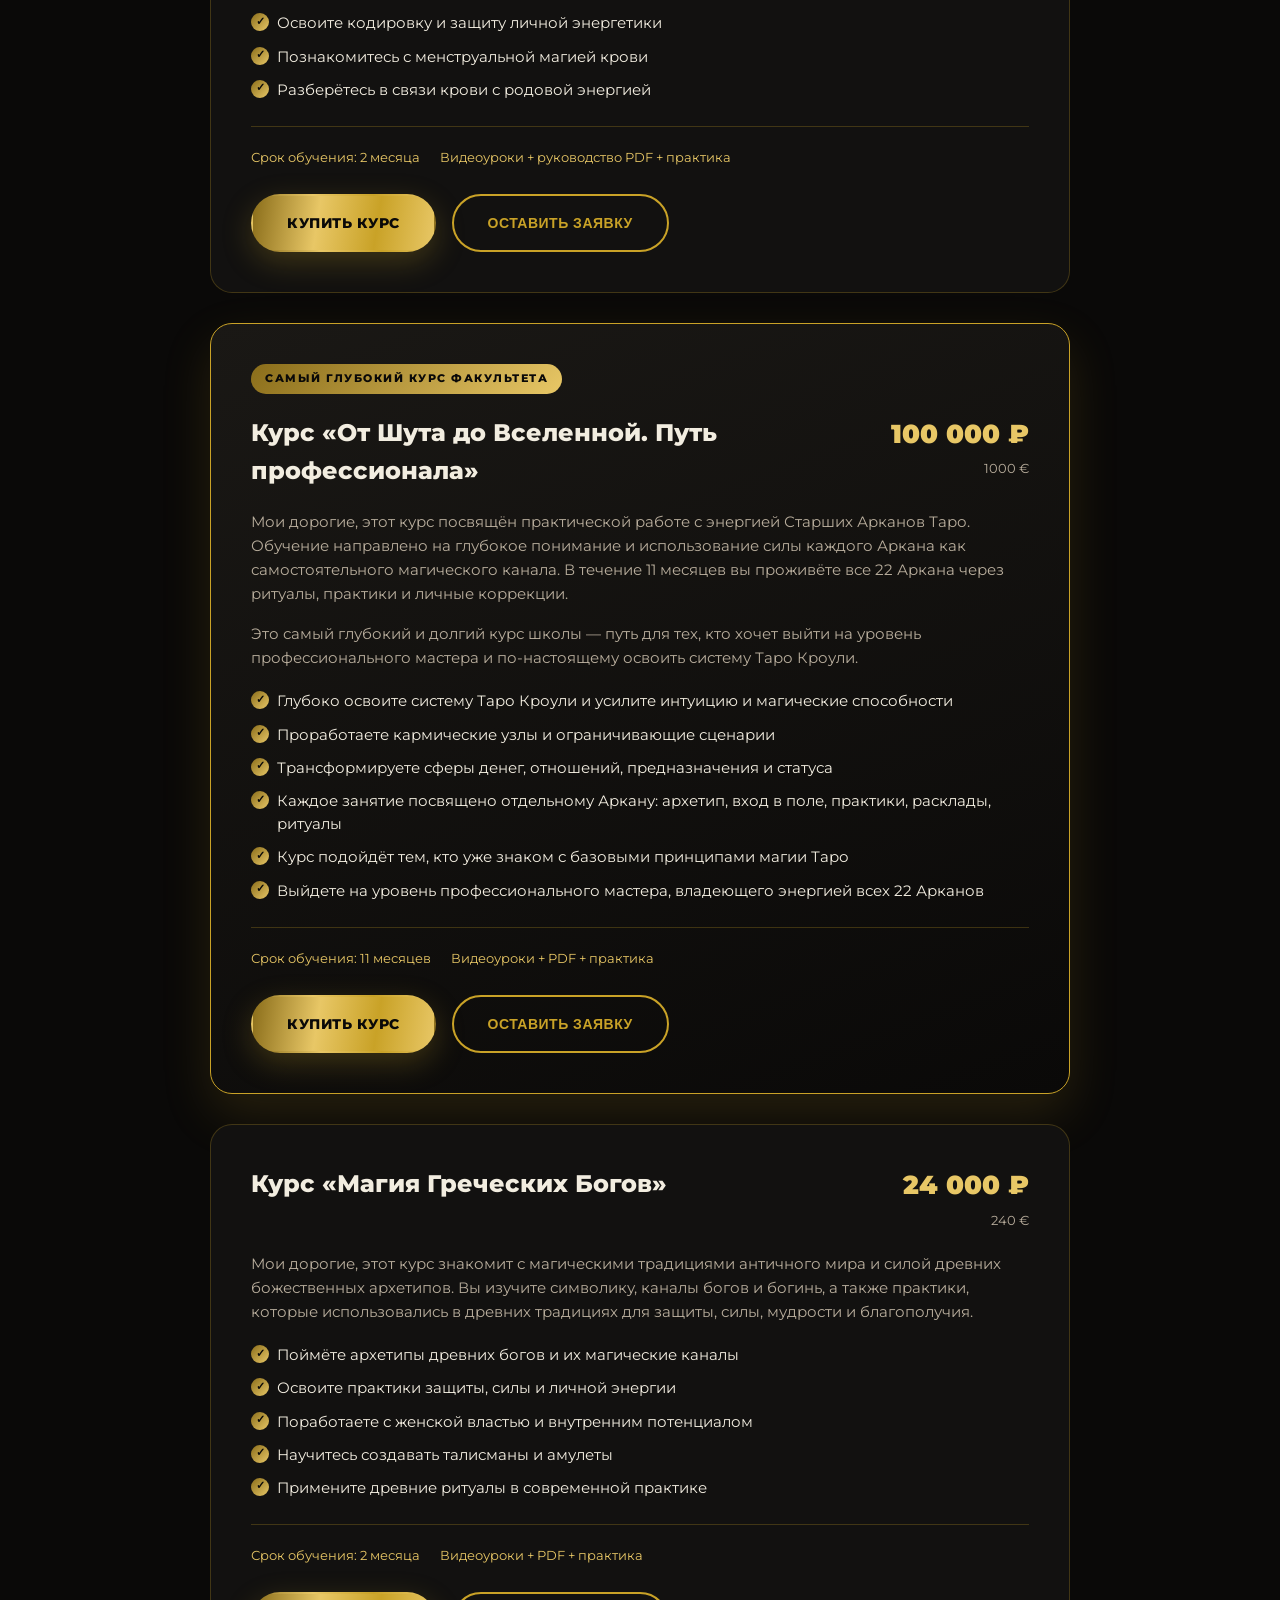
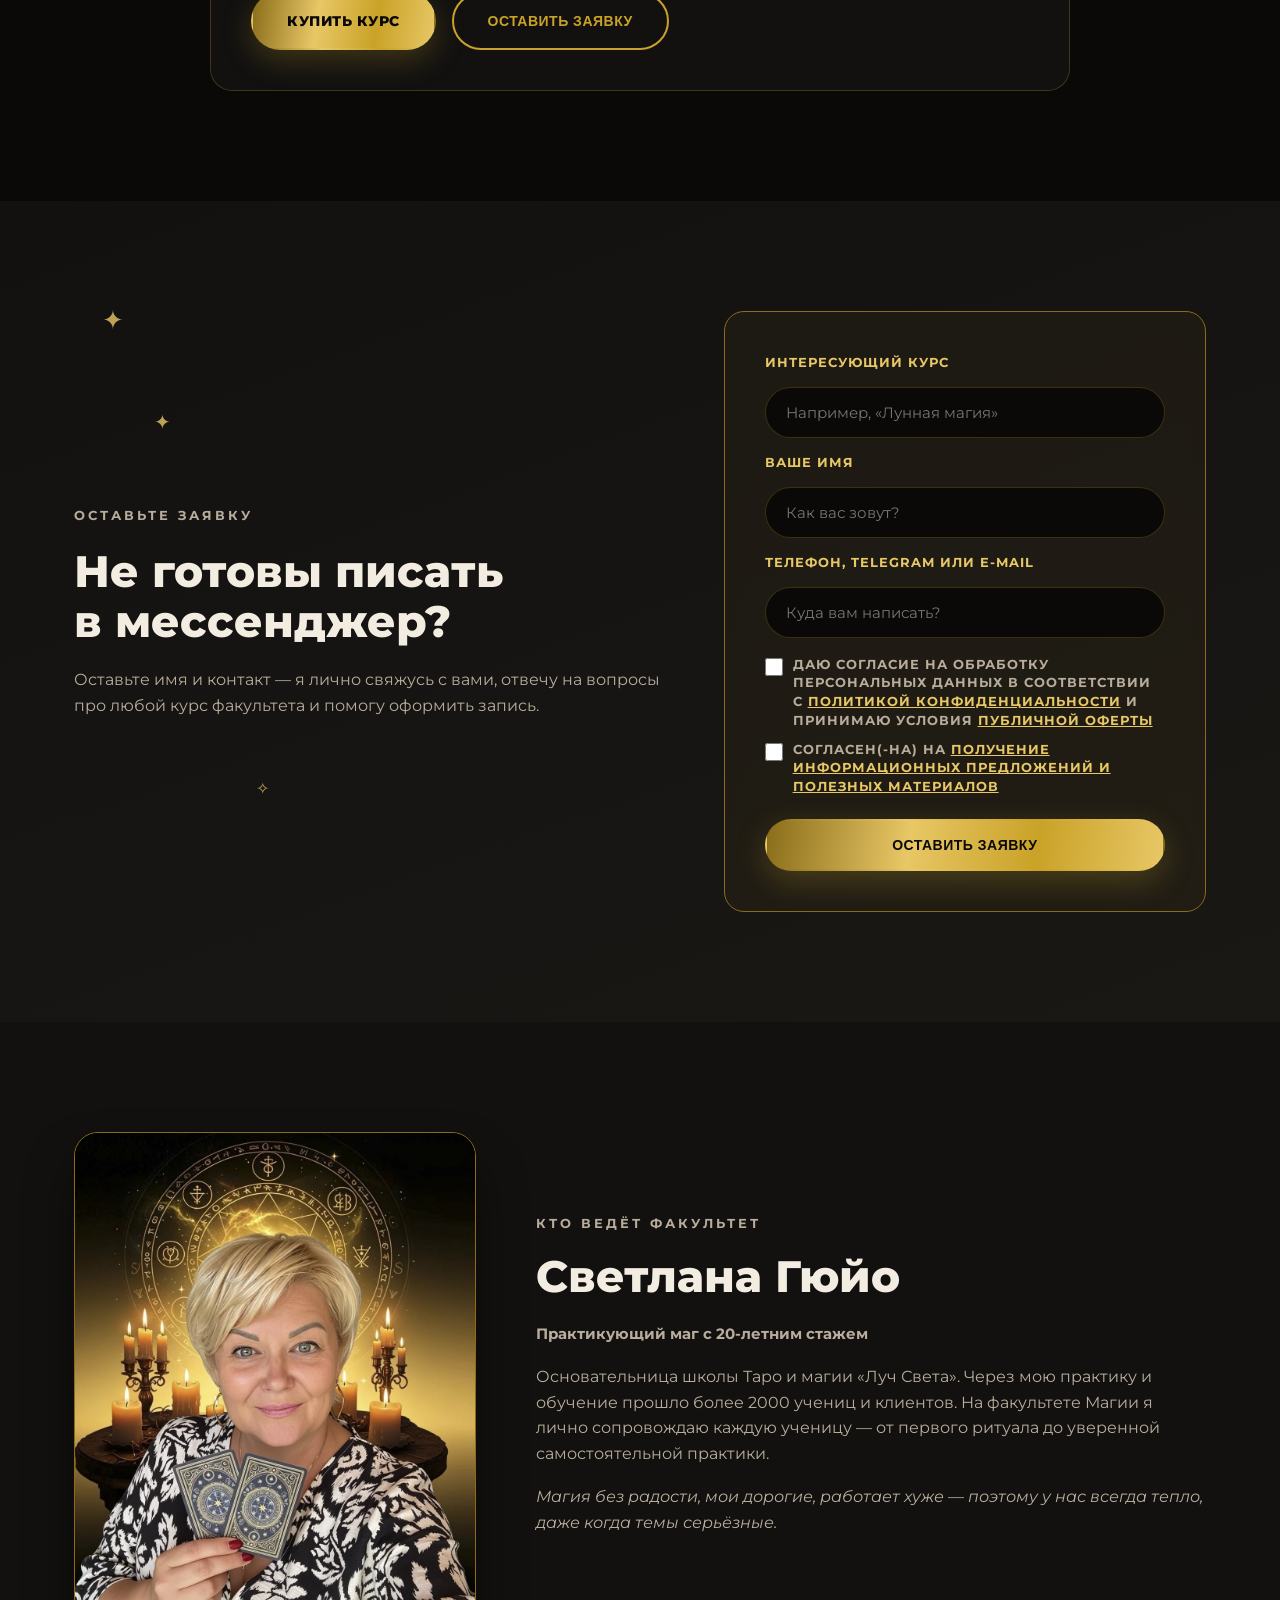
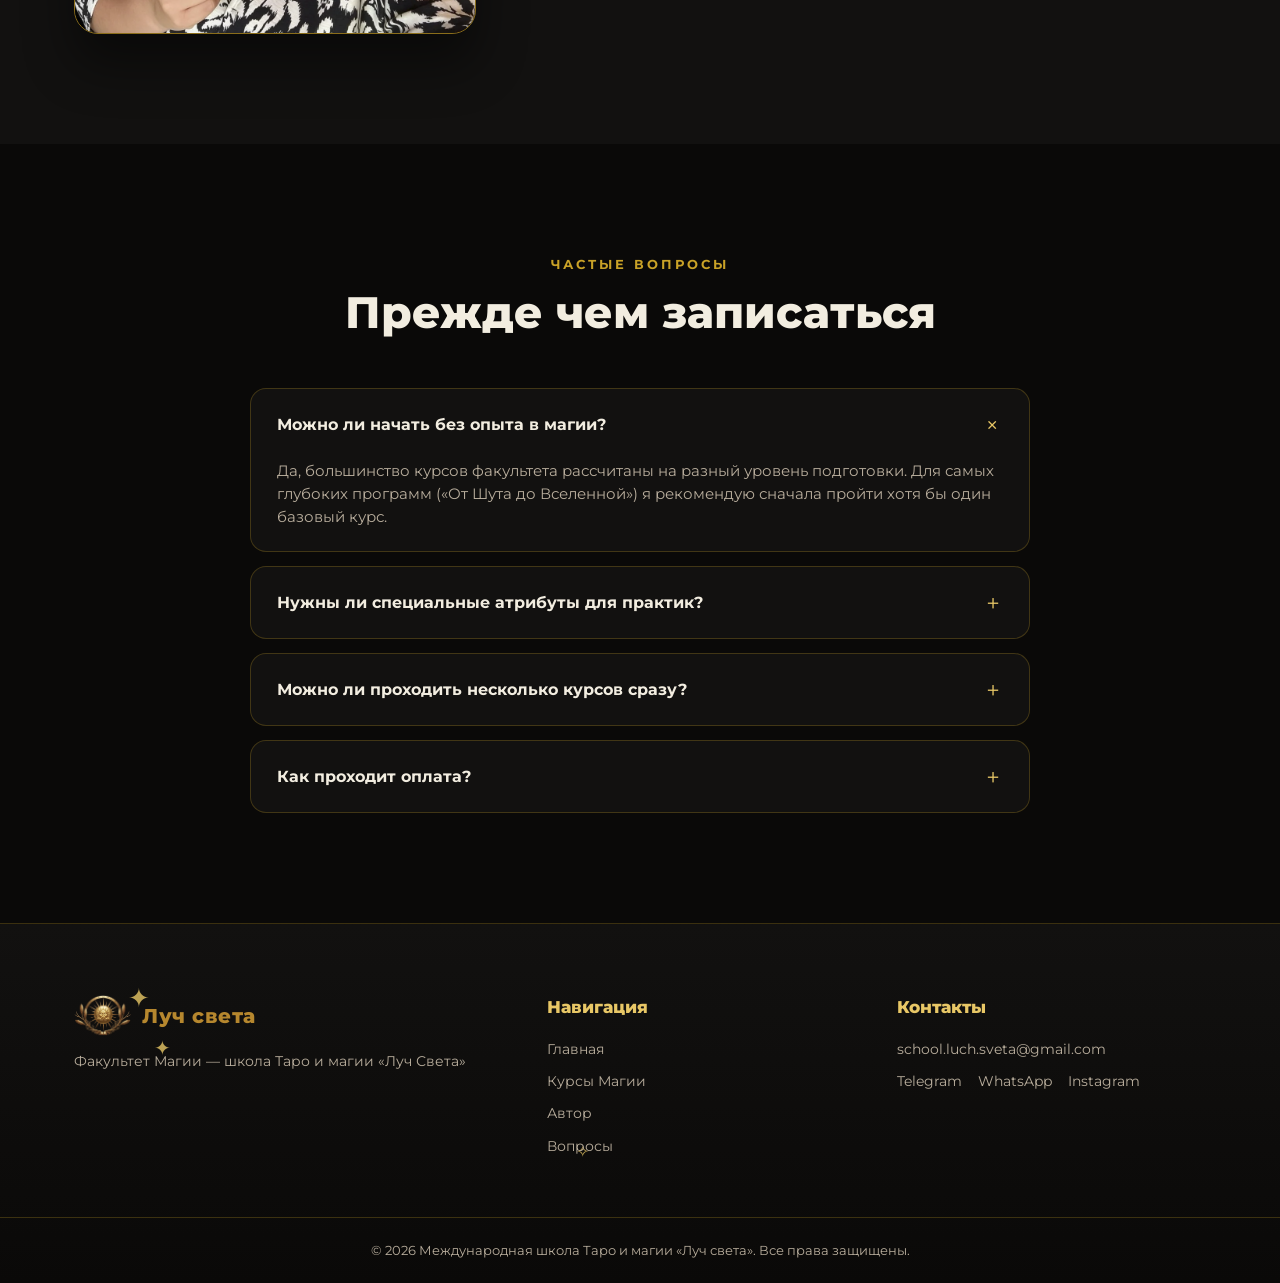
<file: fakultet-magii.html>
<!DOCTYPE html>
<html lang="ru">
<head>
<meta charset="UTF-8">
<meta name="viewport" content="width=device-width, initial-scale=1.0">
<title>Факультет Магии — школа «Луч света»</title>
<meta name="description" content="Курсы по практической магии от Светланы Гюйо: денежные и любовные ритуалы, лунная магия, Таро Тота, работа с Гекатой и древними богами.">
<link rel="canonical" href="https://luchsveta.net/fakultet-magii.html">
<meta property="og:locale" content="ru_RU">
<meta property="og:type" content="website">
<meta property="og:title" content="Факультет Магии — школа «Луч Света»">
<meta property="og:description" content="Курсы по практической магии, защите, ритуалам и лунной магии под руководством Светланы Гюйо.">
<meta property="og:url" content="https://luchsveta.net/fakultet-magii.html">
<meta property="og:image" content="https://luchsveta.net/images/il_1588xN.3584086975_4dxy.jpg">
<meta property="og:image:alt" content="Пентаграмма и магические атрибуты">
<meta name="twitter:card" content="summary_large_image">
<meta name="twitter:title" content="Факультет Магии — школа «Луч Света»">
<meta name="twitter:description" content="Курсы по практической магии, защите и ритуалам.">
<meta name="twitter:image" content="https://luchsveta.net/images/il_1588xN.3584086975_4dxy.jpg">
<link rel="icon" href="images/favicon.png" type="image/png">
<link rel="preconnect" href="https://fonts.googleapis.com">
<link rel="preconnect" href="https://fonts.gstatic.com" crossorigin>
<link href="https://fonts.googleapis.com/css2?family=Montserrat:wght@300;400;500;600;700;800;900&display=swap" rel="stylesheet">
<link rel="stylesheet" href="css/style.css">
<link rel="stylesheet" href="css/faculty.css">
</head>
<body>

<!-- ===== HEADER ===== -->
<header class="header" id="header">
  <div class="container header__inner">
    <a href="index.html" class="logo">
      <img src="images/logo.webp" alt="Луч света" class="logo__img">
      <span class="logo__text">Луч света</span>
    </a>

    <nav class="nav" id="nav">
      <a href="index.html#programs" class="nav__link">Факультеты</a>
      <a href="#courses" class="nav__link">Курсы Магии</a>
      <a href="#author" class="nav__link">Автор</a>
      <a href="#faq" class="nav__link">Вопросы</a>
    </nav>

    <a href="#courses" class="btn btn--gold header__cta">Выбрать курс</a>

    <button class="burger" id="burger" aria-label="Меню">
      <span></span><span></span><span></span>
    </button>
  </div>
</header>

<!-- ===== HERO ===== -->
<section class="hero hero--photo" id="hero">
  <div class="hero__bg">
    <img src="images/il_1588xN.3584086975_4dxy.jpg" alt="Пентаграмма и магические атрибуты" class="hero__bg-img">
    <div class="hero__bg-overlay"></div>
  </div>
  <div class="hero__decor" aria-hidden="true">
    <span class="sparkle sparkle--1">✦</span>
    <span class="sparkle sparkle--2">✧</span>
    <span class="sparkle sparkle--3">✦</span>
    <span class="sparkle sparkle--4">✧</span>
    <span class="sparkle sparkle--5">✦</span>
    <span class="sparkle sparkle--6">✧</span>
  </div>

  <div class="container hero__inner">
    <div class="hero__text reveal">
      <p class="eyebrow eyebrow--light">Факультет школы «Луч света»</p>
      <h1 class="hero__title">Факультет <span class="gold-text">Магии</span></h1>
      <p class="hero__lead">Практическая магия для дома, отношений, денег и защиты. Работа с ритуалами,
        символами и энергией через понятные, безопасные практики — со мной, лично, на каждом этапе.</p>
      <div class="hero__actions">
        <a href="#courses" class="btn btn--gold btn--pulse">Смотреть курсы</a>
        <a href="#author" class="btn btn--ghost">Кто ведёт факультет</a>
      </div>
    </div>
  </div>
</section>

<!-- ===== INTRO ===== -->
<section class="intro" id="intro">
  <div class="container intro__inner reveal">
    <p class="intro__hail">Мои дорогие…</p>
    <p class="intro__text">Магия — это не про случайность и не про то, чтобы «просто повезло». Это про
      понимание законов, по которым живёт энергия — денег, отношений, защиты, судьбы. На факультете Магии
      я передаю вам рабочие ритуалы и техники, которыми пользуюсь сама: от денежных рулеток и лунных практик
      до глубокой работы с Таро Тота и Старшими Арканами.</p>
    <p class="intro__text">Ниже — все курсы факультета. Каждый можно проходить отдельно, начиная с той темы,
      которая откликается лично вам.</p>
  </div>
</section>

<!-- ===== COURSES CATALOG ===== -->
<section class="courses" id="courses">
  <div class="container">
    <p class="eyebrow center">Курсы факультета</p>
    <h2 class="section-title center">Выберите свой путь в Магии</h2>

    <div class="courses__list">

      <!-- Курс 1 -->
      <article class="course-card reveal">
        <div class="course-card__head">
          <h3 class="course-card__title">Курс «Деньги, карты, волшебство»</h3>
          <div class="course-card__price">
            <span class="course-card__price-num">22 000 ₽</span>
            <span class="course-card__price-alt">220 €</span>
          </div>
        </div>
        <p class="course-card__text">Мои дорогие, деньги — это не просто цифры на счету, а энергия со своими
          законами. Пока вы их не знаете, достаток кажется делом случая. Стоит их понять — и деньги сами
          начинают двигаться в вашу сторону, как по взмаху волшебной палочки.</p>
        <p class="course-card__text">На этом курсе я передаю рабочие ритуалы и техники для работы с денежной
          энергией — от личного денежного алтаря до рулеток на разные источники дохода.</p>
        <ul class="course-card__list">
          <li>Денежная энергия и правила обращения с деньгами — денежные ангелы, печати, денежный алтарь</li>
          <li>Работа с Ангелами денег Аниэлем и Цадкиэлем — заговоры и зарядка кошелька</li>
          <li>Ритуал очищения денег — снятие денежной порчи</li>
          <li>7 экспресс-ритуалов для быстрого привлечения денег</li>
          <li>Денежные куклы, монеты-талисманы и денежные пирамидки</li>
          <li>Денежные рулетки на картах Таро — для разных источников дохода, бизнеса и карьеры</li>
        </ul>
        <div class="course-card__meta">
          <span>Срок обучения: 2 месяца</span>
          <span>Видеоуроки + PDF + практика</span>
        </div>
        <div class="course-card__actions">
          <a href="https://t.me/luch_sveta_taro?text=Светлана%2C%20здравствуйте!%20Хочу%20приобрести%20курс%20%C2%ABДеньги%2C%20карты%2C%20волшебство%C2%BB" target="_blank" rel="noopener" class="btn btn--gold">Купить курс</a>
          <button type="button" class="btn btn--outline js-request-btn" data-course="Деньги, карты, волшебство">Оставить заявку</button>
        </div>
      </article>

      <!-- Курс 2 -->
      <article class="course-card reveal">
        <div class="course-card__head">
          <h3 class="course-card__title">Курс «Любовь и магия»</h3>
          <div class="course-card__price">
            <span class="course-card__price-num">22 000 ₽</span>
            <span class="course-card__price-alt">220 €</span>
          </div>
        </div>
        <p class="course-card__text">Мои дорогие, энергия любви — основа счастливой жизни. Этот курс поможет
          гармонизировать ваши отношения, найти нового партнёра и заново открыть свои чувства — через
          диагностику на картах Таро и мягкую, но действенную магическую практику.</p>
        <ul class="course-card__list">
          <li>Изготовите личный любовный алтарь и познакомитесь с Ангелами любви</li>
          <li>Проведёте чакровую диагностику на картах Таро — для своей пары или привлечения нового партнёра</li>
          <li>Освоите ритуалы гармонизации отношений</li>
          <li>Разберётесь, как вы выстраиваете отношения с мужчинами и чего действительно ждёте</li>
          <li>Научитесь снимать привороты и освобождаться от зависимостей</li>
          <li>Проведёте ритуалы желания и работу с любовным гороскопом</li>
        </ul>
        <div class="course-card__meta">
          <span>Срок обучения: 2 месяца</span>
          <span>Видеоуроки + PDF + практика</span>
        </div>
        <div class="course-card__actions">
          <a href="https://t.me/luch_sveta_taro?text=Светлана%2C%20здравствуйте!%20Хочу%20приобрести%20курс%20%C2%ABЛюбовь%20и%20магия%C2%BB" target="_blank" rel="noopener" class="btn btn--gold">Купить курс</a>
          <button type="button" class="btn btn--outline js-request-btn" data-course="Любовь и магия">Оставить заявку</button>
        </div>
      </article>

      <!-- Курс 3 -->
      <article class="course-card course-card--featured reveal">
        <div class="course-card__head">
          <h3 class="course-card__title">Курс «Волшебные корректировки Таро Тота А. Кроули»</h3>
          <div class="course-card__price">
            <span class="course-card__price-num">44 400 ₽</span>
            <span class="course-card__price-alt">440 €</span>
          </div>
        </div>
        <p class="course-card__text">Мои дорогие, Таро Тота считается самой магической колодой — простой
          и сложной одновременно. С её помощью можно вносить магические коррекции в любую сферу жизни,
          учиться управлять энергиями и выстраивать их так, чтобы они работали на вас.</p>
        <p class="course-card__text">Это углублённый курс — для тех, кто хочет превратить свою жизнь
          в осознанное волшебное приключение с помощью Таро Тота.</p>
        <ul class="course-card__list">
          <li>Познакомитесь с Арканами Таро Тота, их символизмом и пантаклем колоды</li>
          <li>Освоите Триаду и Иерархию Магов, войдёте в силу стихий</li>
          <li>Изучите расклады колоды Тота и методы коррекции по Кроули</li>
          <li>Разберёте Дерево Сефирот — денег, любви, здоровья</li>
          <li>Освоите работу с магией света и тьмы, зеркалами Сефирот</li>
          <li>Создадите Талисман-Имени и пройдёте посвящение (инициацию)</li>
        </ul>
        <div class="course-card__meta">
          <span>Срок обучения: 5 месяцев</span>
          <span>Видеоуроки + PDF + практика</span>
        </div>
        <div class="course-card__actions">
          <a href="https://t.me/luch_sveta_taro?text=Светлана%2C%20здравствуйте!%20Хочу%20приобрести%20курс%20%C2%ABВолшебные%20корректировки%20Таро%20Тота%20А.Кроули%C2%BB" target="_blank" rel="noopener" class="btn btn--gold">Купить курс</a>
          <button type="button" class="btn btn--outline js-request-btn" data-course="Волшебные корректировки Таро Тота А. Кроули">Оставить заявку</button>
        </div>
      </article>

      <!-- Курс 4 -->
      <article class="course-card reveal">
        <div class="course-card__head">
          <h3 class="course-card__title">Курс «Снятие негатива, порчей и проклятий»</h3>
          <div class="course-card__price">
            <span class="course-card__price-num">50 000 ₽</span>
            <span class="course-card__price-alt">500 €</span>
          </div>
        </div>
        <p class="course-card__text">Мои дорогие, этот курс — для тех, кто хочет по-настоящему освоить методы
          избавления от негативных энергий и защиты от внешних воздействий. Здесь и древние, и современные
          техники — чтобы вернуть гармонию и защиту в свою жизнь и жизнь тех, кому вы помогаете.</p>
        <ul class="course-card__list">
          <li>Изучите законы магии и алтарь 108 обратного псалма</li>
          <li>Освоите очистительный ритуал «Виселица» и откатку яйцом</li>
          <li>Научитесь диагностике и очищению на картах Таро</li>
          <li>Освоите чёрную и красную гороскопические рулетки, ритуал пентаграммы</li>
          <li>Разберётесь в работе с родовыми порчами, проклятиями и очищении через зеркала</li>
          <li>Освоите целительские чистки и помощь животным</li>
        </ul>
        <div class="course-card__meta">
          <span>Срок обучения: 6 месяцев</span>
          <span>Видеоуроки + руководство PDF + практика</span>
        </div>
        <div class="course-card__actions">
          <a href="https://t.me/luch_sveta_taro?text=Светлана%2C%20здравствуйте!%20Хочу%20приобрести%20курс%20%C2%ABСнятие%20негатива%2C%20порчей%20и%20проклятий%C2%BB" target="_blank" rel="noopener" class="btn btn--gold">Купить курс</a>
          <button type="button" class="btn btn--outline js-request-btn" data-course="Снятие негатива, порчей и проклятий">Оставить заявку</button>
        </div>
      </article>

      <!-- Курс 5 -->
      <article class="course-card reveal" id="lunnaya-magiya">
        <div class="course-card__head">
          <h3 class="course-card__title">Курс «Лунная магия»</h3>
          <div class="course-card__price">
            <span class="course-card__price-num">22 000 ₽</span>
            <span class="course-card__price-alt">220 €</span>
          </div>
        </div>
        <p class="course-card__text">Мои дорогие, у каждого лунного дня — своя уникальная энергия и свои
          ритуалы. На этом курсе мы разберём магические практики, связанные с каждой фазой Луны — от
          новолуния до полнолуния и обратно, — и вы научитесь создавать собственные ритуалы с помощью
          энергии Луны.</p>
        <ul class="course-card__list">
          <li>Познакомитесь с Богиней Гекатой и её 16 именами, пройдёте инициацию</li>
          <li>Изучите фазы Луны и их магию — от новолуния до убывающей Луны</li>
          <li>Создадите лунные амулеты и талисманы для защиты и привлечения желаемого</li>
          <li>Освоите лунные ритуалы на любовь, гармонию и привлечение партнёра</li>
          <li>Проведёте лунные ритуалы на деньги и финансовое благополучие</li>
          <li>Освоите лунные ритуалы защиты себя и близких</li>
        </ul>
        <div class="course-card__meta">
          <span>Срок обучения: 2,5 месяца</span>
          <span>Видеоуроки + руководство PDF + практика</span>
        </div>
        <div class="course-card__actions">
          <a href="https://t.me/luch_sveta_taro?text=Светлана%2C%20здравствуйте!%20Хочу%20приобрести%20курс%20%C2%ABЛунная%20магия%C2%BB" target="_blank" rel="noopener" class="btn btn--gold">Купить курс</a>
          <button type="button" class="btn btn--outline js-request-btn" data-course="Лунная магия">Оставить заявку</button>
        </div>
      </article>

      <!-- Курс 6 -->
      <article class="course-card reveal">
        <div class="course-card__head">
          <h3 class="course-card__title">Курс «Воск в магии»</h3>
          <div class="course-card__price">
            <span class="course-card__price-num">15 000 ₽</span>
            <span class="course-card__price-alt">150 €</span>
          </div>
        </div>
        <p class="course-card__text">Мои дорогие, воск — удивительный материал для очищения, целительства
          и создания восковых матриц. Этот курс раскроет все секреты его магического применения — от
          восковых талисманов до чисток и лечения с помощью воска.</p>
        <ul class="course-card__list">
          <li>Погрузитесь в свойства разных типов воска и их магическое применение</li>
          <li>Научитесь создавать восковые талисманы для защиты, удачи и исполнения желаний</li>
          <li>Освоите методы качественных отливок при снятии негатива и порчи</li>
          <li>Научитесь очищать украшения от негативной энергии с помощью воска</li>
          <li>Освоите ритуалы на привлечение любви и денег с помощью воска</li>
          <li>Узнаете, как применять восковую магию для лечения домашних животных</li>
        </ul>
        <div class="course-card__meta">
          <span>Срок обучения: 2 месяца</span>
          <span>Видеоуроки + руководство PDF + практика</span>
        </div>
        <div class="course-card__actions">
          <a href="https://t.me/luch_sveta_taro?text=Светлана%2C%20здравствуйте!%20Хочу%20приобрести%20курс%20%C2%ABВоск%20в%20магии%C2%BB" target="_blank" rel="noopener" class="btn btn--gold">Купить курс</a>
          <button type="button" class="btn btn--outline js-request-btn" data-course="Воск в магии">Оставить заявку</button>
        </div>
      </article>

      <!-- Курс 7 -->
      <article class="course-card reveal">
        <div class="course-card__head">
          <h3 class="course-card__title">Курс «Рулетки в магии. Искусство изменения энергии пространства»</h3>
          <div class="course-card__price">
            <span class="course-card__price-num">22 000 ₽</span>
            <span class="course-card__price-alt">220 €</span>
          </div>
        </div>
        <p class="course-card__text">Мои дорогие, если вы хотите улучшить любую сферу жизни — бизнес, деньги,
          любовь, работу, юридические вопросы или сделки с недвижимостью — этот курс поможет настроить
          энергию пространства под ваши нужды и желания с помощью рулеток Таро.</p>
        <ul class="course-card__list">
          <li>Научитесь использовать магию Таро для изменения энергетических потоков вокруг вас</li>
          <li>Освоите технику создания и использования рулеток Таро для разных ситуаций</li>
          <li>Изучите методы и ритуалы для привлечения успеха в бизнесе</li>
          <li>Узнаете, как активировать денежные потоки и финансовую стабильность</li>
          <li>Примените магию Таро для гармонизации личных и романтических отношений</li>
          <li>Освоите техники для карьерного роста и решения юридических вопросов</li>
        </ul>
        <div class="course-card__meta">
          <span>Срок обучения: 2,5 месяца</span>
          <span>Видеоуроки + руководство PDF + практика</span>
        </div>
        <div class="course-card__actions">
          <a href="https://t.me/luch_sveta_taro?text=Светлана%2C%20здравствуйте!%20Хочу%20приобрести%20курс%20%C2%ABРулетки%20в%20магии%C2%BB" target="_blank" rel="noopener" class="btn btn--gold">Купить курс</a>
          <button type="button" class="btn btn--outline js-request-btn" data-course="Рулетки в магии">Оставить заявку</button>
        </div>
      </article>

      <!-- Курс 8 -->
      <article class="course-card course-card--featured reveal">
        <div class="course-card__head">
          <h3 class="course-card__title">Курс «Ангелы и Демоны Таро»</h3>
          <div class="course-card__price">
            <span class="course-card__price-num">65 000 ₽</span>
            <span class="course-card__price-alt">650 €</span>
          </div>
        </div>
        <p class="course-card__text">Мои дорогие, это глубокий курс о двух сторонах одной силы — свете
          и тени. Вы освоите практическое применение магии в повседневной жизни, научитесь принимать
          и работать со своей тёмной стороной, превращая внутренние тени в источник силы, и одновременно —
          выстраивать взаимодействие с ангельскими энергиями и небесными потоками.</p>
        <p class="course-card__text">Курс состоит из двух частей: Демонология Таро и Ангелология Таро.</p>
        <ul class="course-card__list">
          <li>В части «Демонология» — работа с демонической структурой, Олимпийскими Демонами и деревом Клипот</li>
          <li>В части «Ангелология» — структура ангельской системы, работа с Сефирами и ангелами</li>
          <li>Изготовите демонический и ангельский алтари</li>
          <li>Освоите мистическую силу печатей Ангелов</li>
          <li>Раскроете свою истинную природу и освободитесь от ограничивающих установок</li>
          <li>Курс завершается ритуалом изменения жизни</li>
        </ul>
        <div class="course-card__meta">
          <span>Срок обучения: 6 месяцев</span>
          <span>Видеоуроки + руководство PDF + практика</span>
        </div>
        <div class="course-card__actions">
          <a href="https://t.me/luch_sveta_taro?text=Светлана%2C%20здравствуйте!%20Хочу%20приобрести%20курс%20%C2%ABАнгелы%20и%20Демоны%20Таро%C2%BB" target="_blank" rel="noopener" class="btn btn--gold">Купить курс</a>
          <button type="button" class="btn btn--outline js-request-btn" data-course="Ангелы и Демоны Таро">Оставить заявку</button>
        </div>
      </article>

      <!-- Курс 9 -->
      <article class="course-card reveal">
        <div class="course-card__head">
          <h3 class="course-card__title">Курс «Геката. Магия перекрёстков»</h3>
          <div class="course-card__price">
            <span class="course-card__price-num">34 000 ₽</span>
            <span class="course-card__price-alt">340 €</span>
          </div>
        </div>
        <p class="course-card__text">Мои дорогие, это путь к глубокой работе с энергией богини Гекаты —
          хранительницы перекрёстков, тайн и внутренней силы. Каждое её имя раскрывает отдельный архетип:
          защиту, ясновидение, любовь, силу, интуицию, власть и магическое знание.</p>
        <ul class="course-card__list">
          <li>Изучите мифологию и архетипы Гекаты, её роль в различных традициях</li>
          <li>Освоите работу с тенью и принятие тёмной стороны</li>
          <li>Разберёте защитную магию и практики защиты границ</li>
          <li>Изучите тёмные имена Гекаты и их применение в ритуальной практике</li>
          <li>Освоите любовную магию Гекаты и работу с собственной чувственностью</li>
          <li>Проведёте огненную магию Гекаты и практики на перекрёстках</li>
        </ul>
        <div class="course-card__meta">
          <span>Срок обучения: 3 месяца</span>
          <span>Видеоуроки + PDF + практика</span>
        </div>
        <div class="course-card__actions">
          <a href="https://t.me/luch_sveta_taro?text=Светлана%2C%20здравствуйте!%20Хочу%20приобрести%20курс%20%C2%ABГеката.%20Магия%20перекрёстков%C2%BB" target="_blank" rel="noopener" class="btn btn--gold">Купить курс</a>
          <button type="button" class="btn btn--outline js-request-btn" data-course="Геката. Магия перекрёстков">Оставить заявку</button>
        </div>
      </article>

      <!-- Курс 10 -->
      <article class="course-card reveal">
        <div class="course-card__head">
          <h3 class="course-card__title">Курс «Алхимия крови»</h3>
          <div class="course-card__price">
            <span class="course-card__price-num">22 000 ₽</span>
            <span class="course-card__price-alt">220 €</span>
          </div>
        </div>
        <p class="course-card__text">Мои дорогие, этот курс посвящён работе с одной из самых сильных форм
          личной энергии — кровью. В магических традициях кровь — носитель жизненной силы, памяти и личного
          кода человека. Работа с этой энергией позволяет усиливать ритуалы, закреплять намерения и углублять
          магическую практику.</p>
        <p class="course-card__text">На курсе рассматриваются методы безопасного и осознанного применения
          кровной энергии, а также способы её очищения, защиты и усиления.</p>
        <ul class="course-card__list">
          <li>Поймёте кровь как носителя жизненной силы и магического ресурса</li>
          <li>Освоите ритуальную практику: очищение, денежные и любовные ритуалы, целительство</li>
          <li>Изучите методы очищения и восстановления силы крови</li>
          <li>Освоите кодировку и защиту личной энергетики</li>
          <li>Познакомитесь с менструальной магией крови</li>
          <li>Разберётесь в связи крови с родовой энергией</li>
        </ul>
        <div class="course-card__meta">
          <span>Срок обучения: 2 месяца</span>
          <span>Видеоуроки + руководство PDF + практика</span>
        </div>
        <div class="course-card__actions">
          <a href="https://t.me/luch_sveta_taro?text=Светлана%2C%20здравствуйте!%20Хочу%20приобрести%20курс%20%C2%ABАлхимия%20крови%C2%BB" target="_blank" rel="noopener" class="btn btn--gold">Купить курс</a>
          <button type="button" class="btn btn--outline js-request-btn" data-course="Алхимия крови">Оставить заявку</button>
        </div>
      </article>

      <!-- Курс 11 — флагман -->
      <article class="course-card course-card--flagship reveal">
        <span class="course-card__badge">Самый глубокий курс факультета</span>
        <div class="course-card__head">
          <h3 class="course-card__title">Курс «От Шута до Вселенной. Путь профессионала»</h3>
          <div class="course-card__price">
            <span class="course-card__price-num">100 000 ₽</span>
            <span class="course-card__price-alt">1000 €</span>
          </div>
        </div>
        <p class="course-card__text">Мои дорогие, этот курс посвящён практической работе с энергией Старших
          Арканов Таро. Обучение направлено на глубокое понимание и использование силы каждого Аркана как
          самостоятельного магического канала. В течение 11 месяцев вы проживёте все 22 Аркана через ритуалы,
          практики и личные коррекции.</p>
        <p class="course-card__text">Это самый глубокий и долгий курс школы — путь для тех, кто хочет выйти
          на уровень профессионального мастера и по-настоящему освоить систему Таро Кроули.</p>
        <ul class="course-card__list">
          <li>Глубоко освоите систему Таро Кроули и усилите интуицию и магические способности</li>
          <li>Проработаете кармические узлы и ограничивающие сценарии</li>
          <li>Трансформируете сферы денег, отношений, предназначения и статуса</li>
          <li>Каждое занятие посвящено отдельному Аркану: архетип, вход в поле, практики, расклады, ритуалы</li>
          <li>Курс подойдёт тем, кто уже знаком с базовыми принципами магии Таро</li>
          <li>Выйдете на уровень профессионального мастера, владеющего энергией всех 22 Арканов</li>
        </ul>
        <div class="course-card__meta">
          <span>Срок обучения: 11 месяцев</span>
          <span>Видеоуроки + PDF + практика</span>
        </div>
        <div class="course-card__actions">
          <a href="https://t.me/luch_sveta_taro?text=Светлана%2C%20здравствуйте!%20Хочу%20приобрести%20курс%20%C2%ABОт%20Шута%20до%20Вселенной%C2%BB" target="_blank" rel="noopener" class="btn btn--gold">Купить курс</a>
          <button type="button" class="btn btn--outline js-request-btn" data-course="От Шута до Вселенной. Путь профессионала">Оставить заявку</button>
        </div>
      </article>

      <!-- Курс 12 -->
      <article class="course-card reveal">
        <div class="course-card__head">
          <h3 class="course-card__title">Курс «Магия Греческих Богов»</h3>
          <div class="course-card__price">
            <span class="course-card__price-num">24 000 ₽</span>
            <span class="course-card__price-alt">240 €</span>
          </div>
        </div>
        <p class="course-card__text">Мои дорогие, этот курс знакомит с магическими традициями античного
          мира и силой древних божественных архетипов. Вы изучите символику, каналы богов и богинь, а также
          практики, которые использовались в древних традициях для защиты, силы, мудрости и благополучия.</p>
        <ul class="course-card__list">
          <li>Поймёте архетипы древних богов и их магические каналы</li>
          <li>Освоите практики защиты, силы и личной энергии</li>
          <li>Поработаете с женской властью и внутренним потенциалом</li>
          <li>Научитесь создавать талисманы и амулеты</li>
          <li>Примените древние ритуалы в современной практике</li>
        </ul>
        <div class="course-card__meta">
          <span>Срок обучения: 2 месяца</span>
          <span>Видеоуроки + PDF + практика</span>
        </div>
        <div class="course-card__actions">
          <a href="https://t.me/luch_sveta_taro?text=Светлана%2C%20здравствуйте!%20Хочу%20приобрести%20курс%20%C2%ABМагия%20Греческих%20Богов%C2%BB" target="_blank" rel="noopener" class="btn btn--gold">Купить курс</a>
          <button type="button" class="btn btn--outline js-request-btn" data-course="Магия Греческих Богов">Оставить заявку</button>
        </div>
      </article>

    </div>
  </div>
</section>

<!-- ===== SIGNUP ===== -->
<section class="signup" id="signup">
  <div class="signup__decor" aria-hidden="true">
    <span class="sparkle sparkle--1">✦</span>
    <span class="sparkle sparkle--2">✧</span>
    <span class="sparkle sparkle--3">✦</span>
  </div>
  <div class="container signup__inner">
    <div class="signup__text reveal">
      <p class="eyebrow eyebrow--light">Оставьте заявку</p>
      <h2 class="section-title section-title--light">Не готовы писать<br>в мессенджер?</h2>
      <p>Оставьте имя и контакт — я лично свяжусь с вами, отвечу на вопросы про любой курс факультета
        и помогу оформить запись.</p>
    </div>
    <form class="signup__form reveal" id="signupForm" name="magic-faculty-signup" method="POST" data-netlify="true" netlify-honeypot="bot-field">
      <input type="hidden" name="form-name" value="magic-faculty-signup">
      <p class="hp-field"><label>Не заполняйте это поле: <input name="bot-field"></label></p>
      <label for="signupCourse">Интересующий курс</label>
      <input type="text" id="signupCourse" name="course" placeholder="Например, «Лунная магия»">
      <label for="signupName">Ваше имя</label>
      <input type="text" id="signupName" name="name" placeholder="Как вас зовут?" required>
      <label for="signupContact">Телефон, Telegram или e-mail</label>
      <input type="text" id="signupContact" name="contact" placeholder="Куда вам написать?" required>

      <div class="signup__consent">
        <label class="checkbox">
          <input type="checkbox" id="consentPersonal" name="consentPersonal" required>
          <span>Даю согласие на обработку персональных данных в соответствии с
            <a href="https://disk.yandex.ru/i/xYldLM75zHaz2A" target="_blank" rel="noopener">Политикой конфиденциальности</a>
            и принимаю условия
            <a href="https://disk.yandex.ru/i/STKi7FZz2ebWxA" target="_blank" rel="noopener">Публичной оферты</a></span>
        </label>
        <label class="checkbox">
          <input type="checkbox" id="consentMarketing" name="consentMarketing">
          <span>Согласен(-на) на
            <a href="https://disk.yandex.ru/i/cDI3Xm2uae9X4Q" target="_blank" rel="noopener">получение информационных предложений и полезных материалов</a></span>
        </label>
      </div>

      <button type="submit" class="btn btn--gold">Оставить заявку</button>
    </form>
  </div>
</section>

<!-- ===== AUTHOR ===== -->
<section class="author" id="author">
  <div class="container author__inner">
    <div class="author__media reveal">
      <div class="author__frame">
        <img src="images/svetlana.webp" alt="Светлана Гюйо, основательница школы «Луч Света»" class="author__photo">
      </div>
    </div>
    <div class="author__text reveal">
      <p class="eyebrow">Кто ведёт факультет</p>
      <h2 class="section-title">Светлана Гюйо</h2>
      <p class="author__role">Практикующий маг с 20-летним стажем</p>
      <p>Основательница школы Таро и магии «Луч Света». Через мою практику и обучение прошло более
        2000 учениц и клиентов. На факультете Магии я лично сопровождаю каждую ученицу — от первого ритуала
        до уверенной самостоятельной практики.</p>
      <p class="author__quote">Магия без радости, мои дорогие, работает хуже — поэтому у нас всегда тепло,
        даже когда темы серьёзные.</p>
    </div>
  </div>
</section>

<!-- ===== FAQ ===== -->
<section class="faq" id="faq">
  <div class="container">
    <p class="eyebrow center">Частые вопросы</p>
    <h2 class="section-title center">Прежде чем записаться</h2>

    <div class="faq__list">
      <div class="faq__item reveal is-open">
        <button class="faq__question">
          <span>Можно ли начать без опыта в магии?</span>
          <span class="faq__toggle">＋</span>
        </button>
        <div class="faq__answer">
          <p>Да, большинство курсов факультета рассчитаны на разный уровень подготовки. Для самых глубоких
            программ («От Шута до Вселенной») я рекомендую сначала пройти хотя бы один базовый курс.</p>
        </div>
      </div>
      <div class="faq__item reveal">
        <button class="faq__question">
          <span>Нужны ли специальные атрибуты для практик?</span>
          <span class="faq__toggle">＋</span>
        </button>
        <div class="faq__answer">
          <p>В каждом курсе я подробно объясняю, что понадобится, и подскажу, где это взять — специальных
            дорогих закупок заранее не требуется.</p>
        </div>
      </div>
      <div class="faq__item reveal">
        <button class="faq__question">
          <span>Можно ли проходить несколько курсов сразу?</span>
          <span class="faq__toggle">＋</span>
        </button>
        <div class="faq__answer">
          <p>Можно, но я рекомендую идти последовательно — так материал усваивается глубже, а не по верхам.</p>
        </div>
      </div>
      <div class="faq__item reveal">
        <button class="faq__question">
          <span>Как проходит оплата?</span>
          <span class="faq__toggle">＋</span>
        </button>
        <div class="faq__answer">
          <p>После того как вы напишете мне в WhatsApp или оставите заявку на этой странице — я лично отвечу
            и пришлю реквизиты для оплаты (карта или PayPal).</p>
        </div>
      </div>
    </div>
  </div>
</section>

<!-- ===== FOOTER ===== -->
<footer class="footer" id="contacts">
  <div class="footer__decor" aria-hidden="true">
    <span class="sparkle sparkle--1">✦</span>
    <span class="sparkle sparkle--2">✧</span>
    <span class="sparkle sparkle--3">✦</span>
  </div>
  <div class="container footer__inner">
    <div class="footer__brand">
      <a href="index.html" class="logo">
        <img src="images/logo.webp" alt="Луч света" class="logo__img">
        <span class="logo__text">Луч света</span>
      </a>
      <p>Факультет Магии — школа Таро и магии «Луч Света»</p>
    </div>

    <div class="footer__col">
      <h4>Навигация</h4>
      <a href="index.html">Главная</a>
      <a href="#courses">Курсы Магии</a>
      <a href="#author">Автор</a>
      <a href="#faq">Вопросы</a>
    </div>

    <div class="footer__col">
      <h4>Контакты</h4>
      <a href="mailto:school.luch.sveta@gmail.com">school.luch.sveta@gmail.com</a>
      <div class="footer__social">
        <a href="https://t.me/luch_sveta_taro" target="_blank" rel="noopener" aria-label="Telegram">Telegram</a>
        <a href="https://wa.me/33745048600" target="_blank" rel="noopener" aria-label="WhatsApp">WhatsApp</a>
        <a href="https://www.instagram.com/taro.vedma.ritual/?hl=ru" target="_blank" rel="noopener" aria-label="Instagram">Instagram</a>
      </div>
    </div>
  </div>
  <div class="footer__bottom">
    <p>© 2026 Международная школа Таро и магии «Луч света». Все права защищены.</p>
  </div>
</footer>

<script src="js/faculty.js"></script>
</body>
</html>
</file>
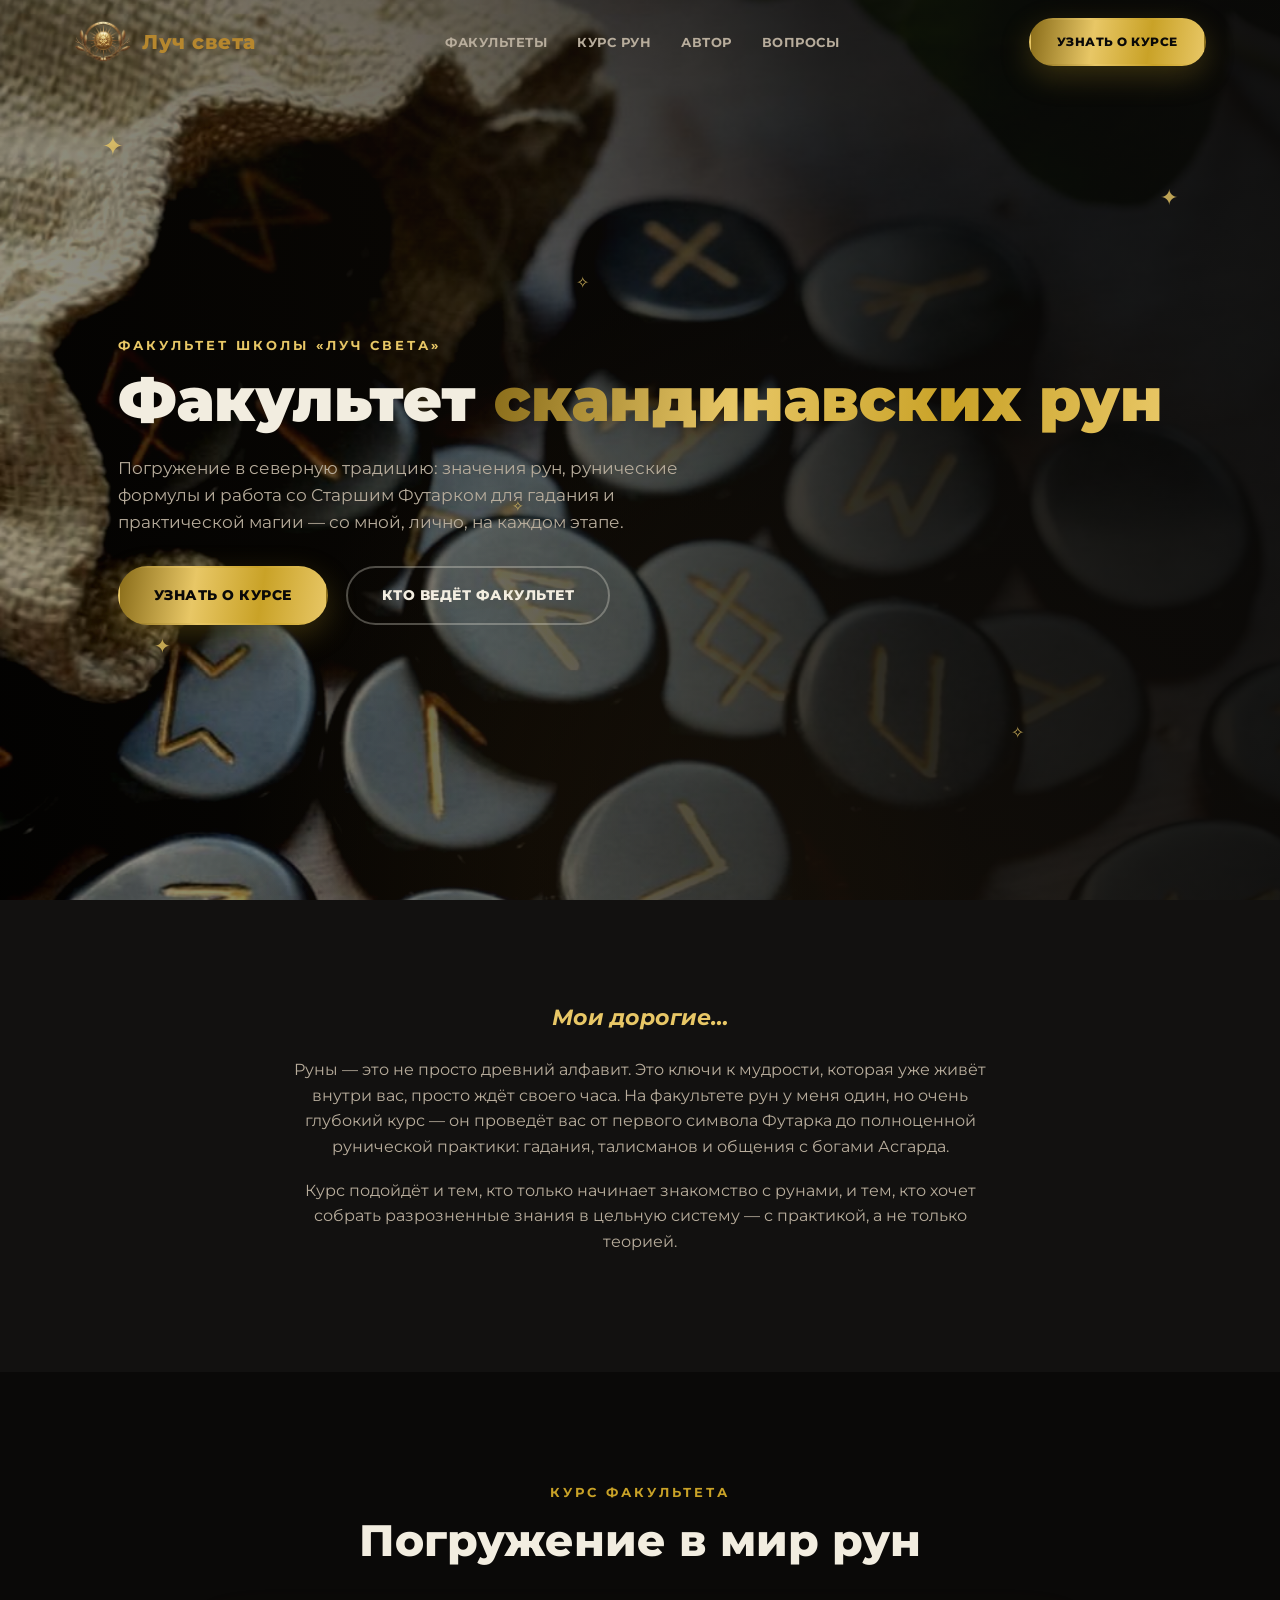
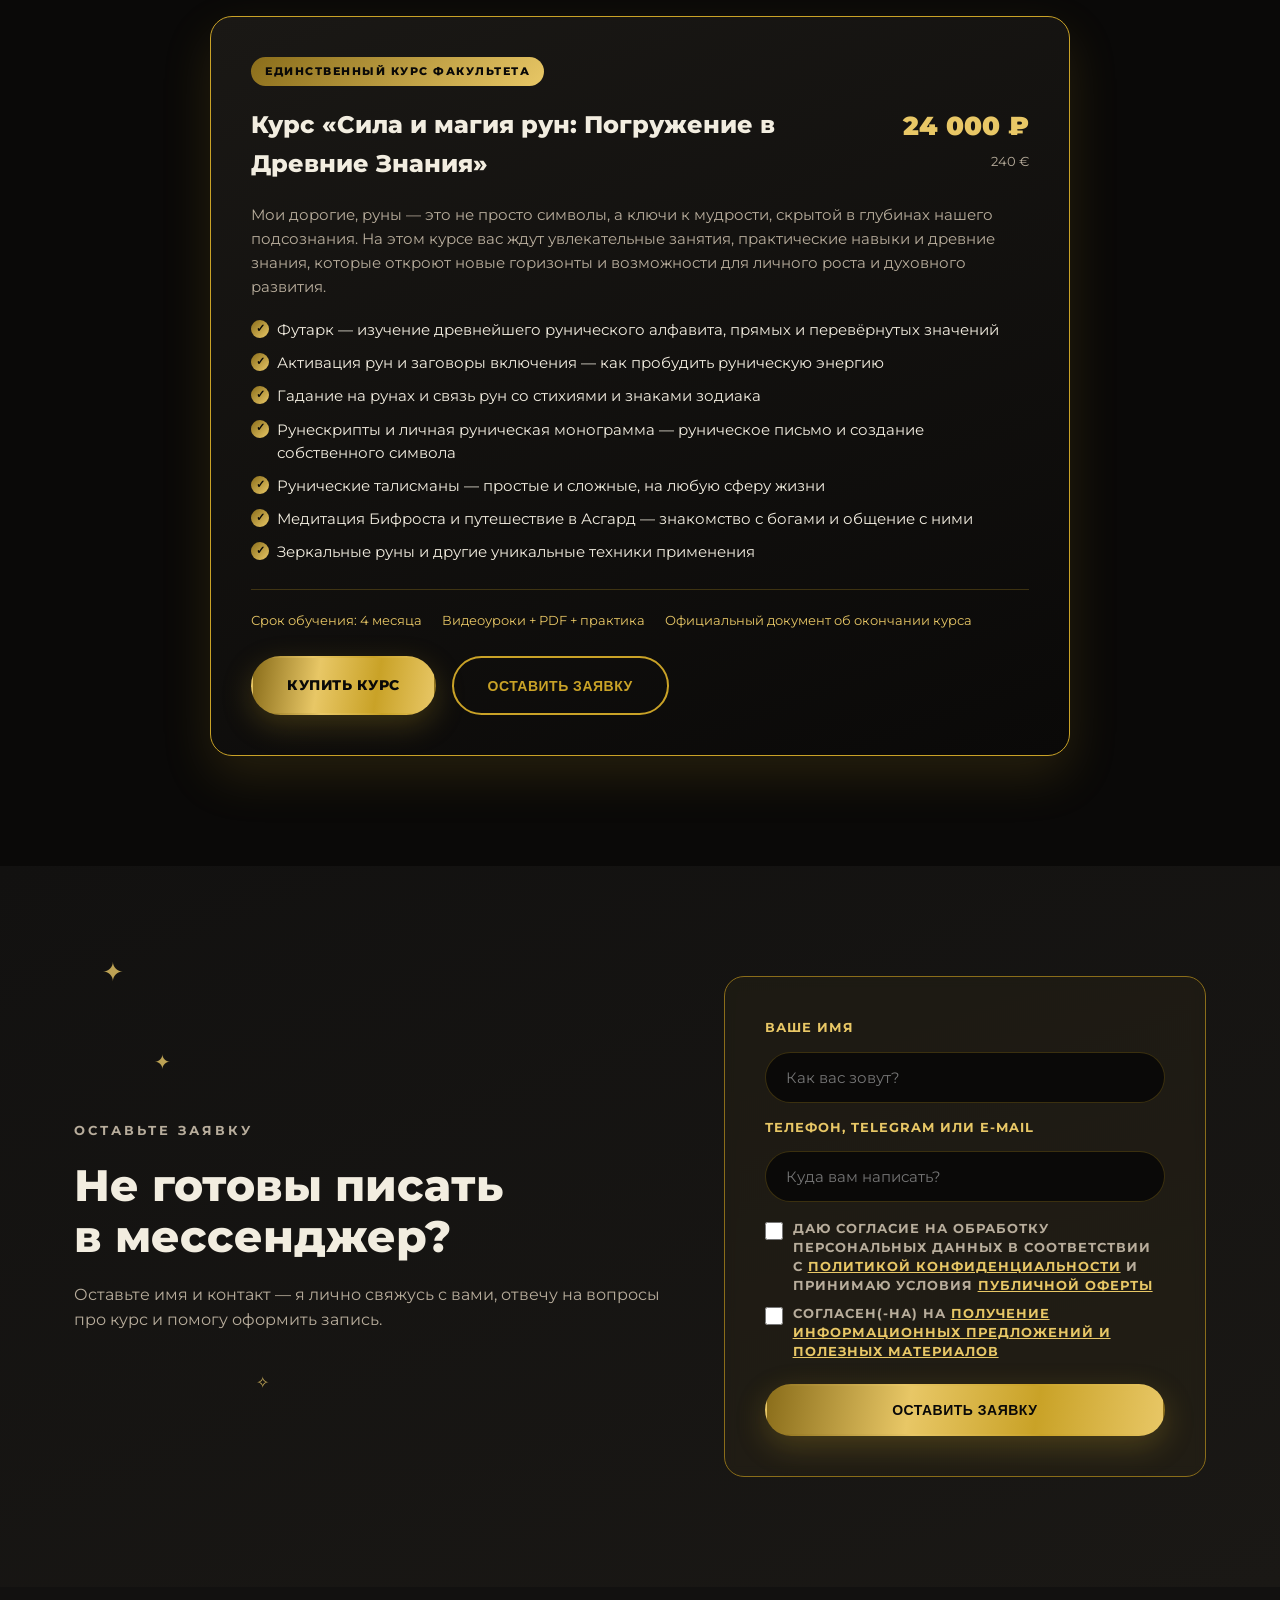
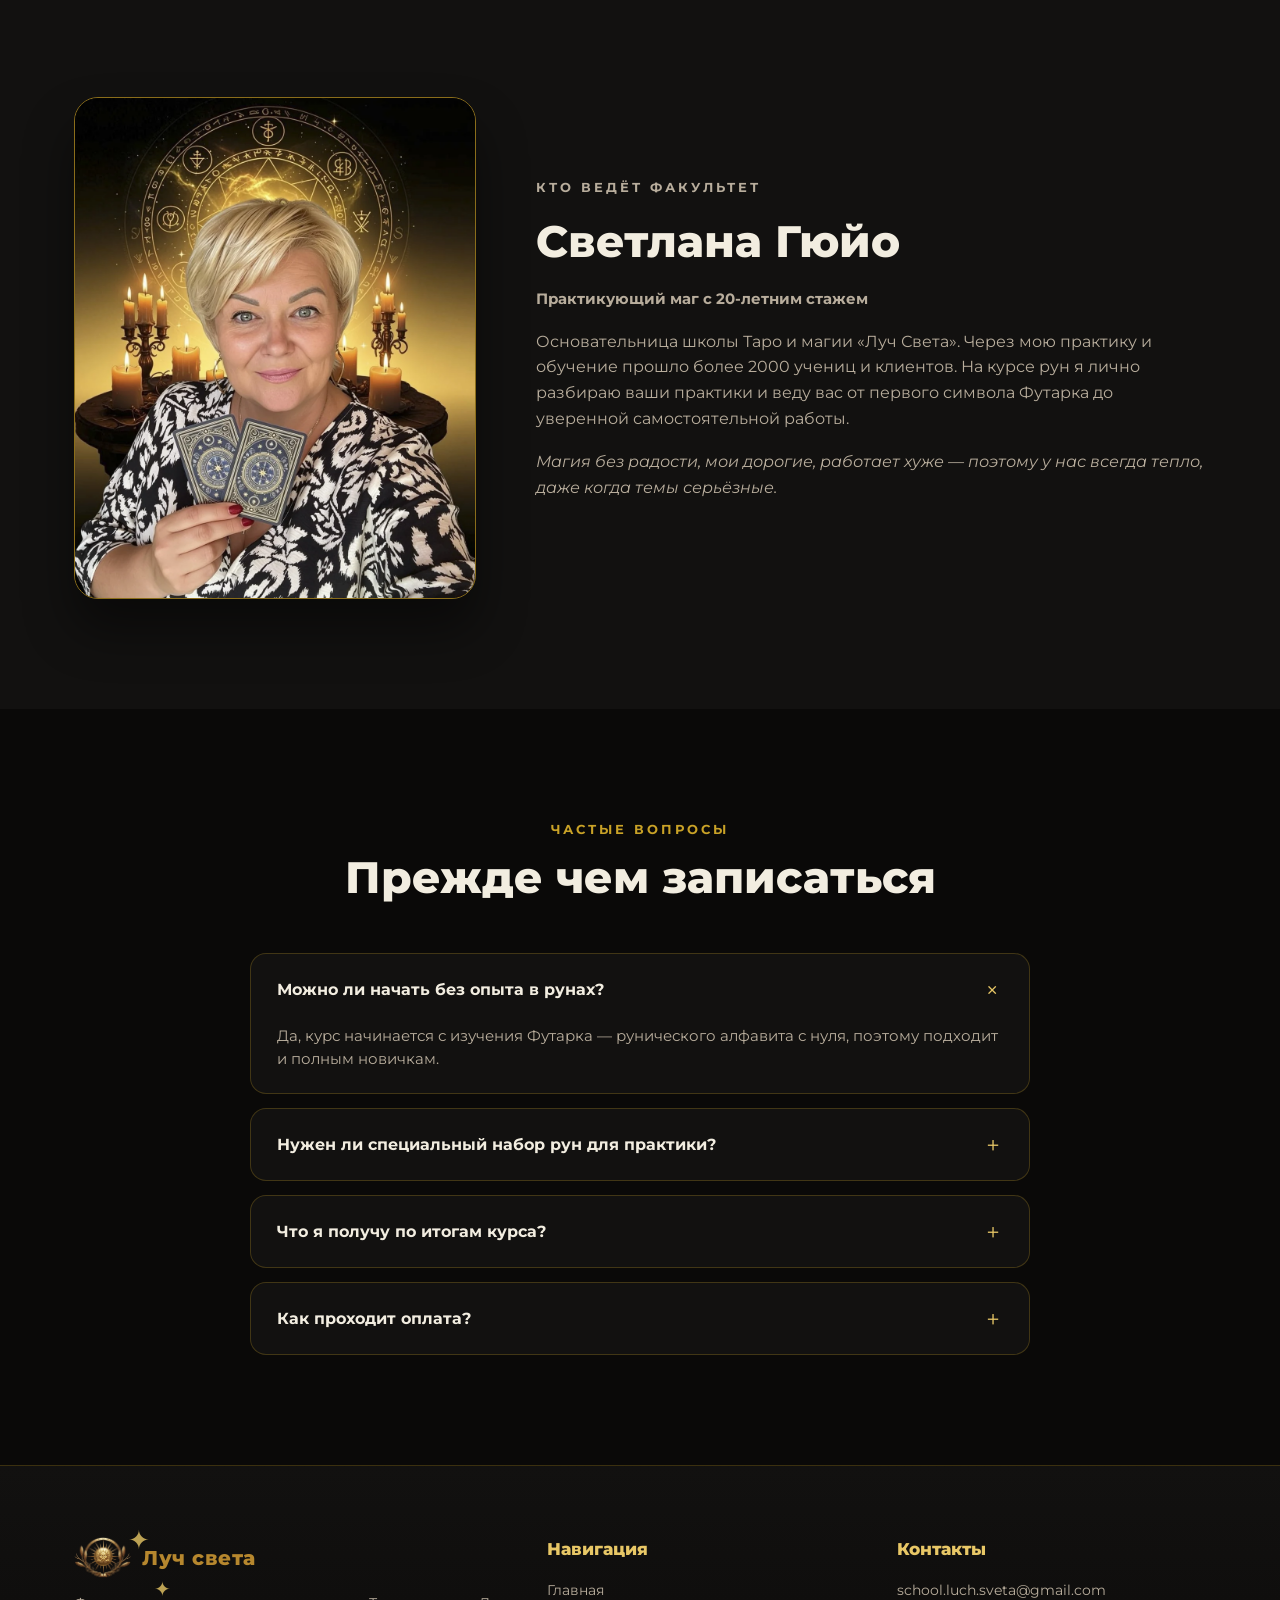
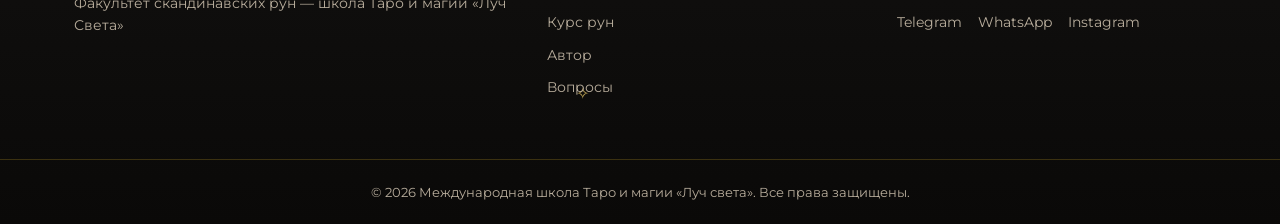
<file: fakultet-run.html>
<!DOCTYPE html>
<html lang="ru">
<head>
<meta charset="UTF-8">
<meta name="viewport" content="width=device-width, initial-scale=1.0">
<title>Факультет скандинавских рун — школа «Луч света»</title>
<meta name="description" content="Курс по рунической магии от Светланы Гюйо: Футарк, гадание на рунах, рунические талисманы, боги Асгарда и руническое письмо.">
<link rel="canonical" href="https://luchsveta.net/fakultet-run.html">
<meta property="og:locale" content="ru_RU">
<meta property="og:type" content="website">
<meta property="og:title" content="Факультет скандинавских рун — школа «Луч Света»">
<meta property="og:description" content="Обучение рунам, Старшему Футарку, руническим раскладам, формулам и талисманам.">
<meta property="og:url" content="https://luchsveta.net/fakultet-run.html">
<meta property="og:image" content="https://luchsveta.net/images/9577d3a7580d76aed2e6.jpg">
<meta property="og:image:alt" content="Руны Старшего Футарка">
<meta name="twitter:card" content="summary_large_image">
<meta name="twitter:title" content="Факультет скандинавских рун — школа «Луч Света»">
<meta name="twitter:description" content="Обучение рунам и практической рунической магии.">
<meta name="twitter:image" content="https://luchsveta.net/images/9577d3a7580d76aed2e6.jpg">
<link rel="icon" href="images/favicon.png" type="image/png">
<link rel="preconnect" href="https://fonts.googleapis.com">
<link rel="preconnect" href="https://fonts.gstatic.com" crossorigin>
<link href="https://fonts.googleapis.com/css2?family=Montserrat:wght@300;400;500;600;700;800;900&display=swap" rel="stylesheet">
<link rel="stylesheet" href="css/style.css">
<link rel="stylesheet" href="css/faculty.css">
</head>
<body>

<!-- ===== HEADER ===== -->
<header class="header" id="header">
  <div class="container header__inner">
    <a href="index.html" class="logo">
      <img src="images/logo.webp" alt="Луч света" class="logo__img">
      <span class="logo__text">Луч света</span>
    </a>

    <nav class="nav" id="nav">
      <a href="index.html#programs" class="nav__link">Факультеты</a>
      <a href="#courses" class="nav__link">Курс рун</a>
      <a href="#author" class="nav__link">Автор</a>
      <a href="#faq" class="nav__link">Вопросы</a>
    </nav>

    <a href="#courses" class="btn btn--gold header__cta">Узнать о курсе</a>

    <button class="burger" id="burger" aria-label="Меню">
      <span></span><span></span><span></span>
    </button>
  </div>
</header>

<!-- ===== HERO ===== -->
<section class="hero hero--photo" id="hero">
  <div class="hero__bg">
    <img src="images/9577d3a7580d76aed2e6.jpg" alt="Руны Старшего Футарка" class="hero__bg-img">
    <div class="hero__bg-overlay"></div>
  </div>
  <div class="hero__decor" aria-hidden="true">
    <span class="sparkle sparkle--1">✦</span>
    <span class="sparkle sparkle--2">✧</span>
    <span class="sparkle sparkle--3">✦</span>
    <span class="sparkle sparkle--4">✧</span>
    <span class="sparkle sparkle--5">✦</span>
    <span class="sparkle sparkle--6">✧</span>
  </div>

  <div class="container hero__inner">
    <div class="hero__text reveal">
      <p class="eyebrow eyebrow--light">Факультет школы «Луч света»</p>
      <h1 class="hero__title">Факультет <span class="gold-text">скандинавских рун</span></h1>
      <p class="hero__lead">Погружение в северную традицию: значения рун, рунические формулы и работа
        со Старшим Футарком для гадания и практической магии — со мной, лично, на каждом этапе.</p>
      <div class="hero__actions">
        <a href="#courses" class="btn btn--gold btn--pulse">Узнать о курсе</a>
        <a href="#author" class="btn btn--ghost">Кто ведёт факультет</a>
      </div>
    </div>
  </div>
</section>

<!-- ===== INTRO ===== -->
<section class="intro" id="intro">
  <div class="container intro__inner reveal">
    <p class="intro__hail">Мои дорогие…</p>
    <p class="intro__text">Руны — это не просто древний алфавит. Это ключи к мудрости, которая уже живёт
      внутри вас, просто ждёт своего часа. На факультете рун у меня один, но очень глубокий курс — он
      проведёт вас от первого символа Футарка до полноценной рунической практики: гадания, талисманов
      и общения с богами Асгарда.</p>
    <p class="intro__text">Курс подойдёт и тем, кто только начинает знакомство с рунами, и тем, кто хочет
      собрать разрозненные знания в цельную систему — с практикой, а не только теорией.</p>
  </div>
</section>

<!-- ===== COURSES CATALOG ===== -->
<section class="courses" id="courses">
  <div class="container">
    <p class="eyebrow center">Курс факультета</p>
    <h2 class="section-title center">Погружение в мир рун</h2>

    <div class="courses__list">

      <!-- Курс -->
      <article class="course-card course-card--flagship reveal">
        <span class="course-card__badge">Единственный курс факультета</span>
        <div class="course-card__head">
          <h3 class="course-card__title">Курс «Сила и магия рун: Погружение в Древние Знания»</h3>
          <div class="course-card__price">
            <span class="course-card__price-num">24 000 ₽</span>
            <span class="course-card__price-alt">240 €</span>
          </div>
        </div>
        <p class="course-card__text">Мои дорогие, руны — это не просто символы, а ключи к мудрости, скрытой
          в глубинах нашего подсознания. На этом курсе вас ждут увлекательные занятия, практические навыки
          и древние знания, которые откроют новые горизонты и возможности для личного роста и духовного
          развития.</p>
        <ul class="course-card__list">
          <li>Футарк — изучение древнейшего рунического алфавита, прямых и перевёрнутых значений</li>
          <li>Активация рун и заговоры включения — как пробудить руническую энергию</li>
          <li>Гадание на рунах и связь рун со стихиями и знаками зодиака</li>
          <li>Рунескрипты и личная руническая монограмма — руническое письмо и создание собственного символа</li>
          <li>Рунические талисманы — простые и сложные, на любую сферу жизни</li>
          <li>Медитация Бифроста и путешествие в Асгард — знакомство с богами и общение с ними</li>
          <li>Зеркальные руны и другие уникальные техники применения</li>
        </ul>
        <div class="course-card__meta">
          <span>Срок обучения: 4 месяца</span>
          <span>Видеоуроки + PDF + практика</span>
          <span>Официальный документ об окончании курса</span>
        </div>
        <div class="course-card__actions">
          <a href="https://t.me/luch_sveta_taro?text=Светлана%2C%20здравствуйте!%20Хочу%20приобрести%20курс%20%C2%ABСила%20и%20магия%20рун%C2%BB" target="_blank" rel="noopener" class="btn btn--gold">Купить курс</a>
          <button type="button" class="btn btn--outline js-request-btn" data-course="Сила и магия рун">Оставить заявку</button>
        </div>
      </article>

    </div>
  </div>
</section>

<!-- ===== SIGNUP ===== -->
<section class="signup" id="signup">
  <div class="signup__decor" aria-hidden="true">
    <span class="sparkle sparkle--1">✦</span>
    <span class="sparkle sparkle--2">✧</span>
    <span class="sparkle sparkle--3">✦</span>
  </div>
  <div class="container signup__inner">
    <div class="signup__text reveal">
      <p class="eyebrow eyebrow--light">Оставьте заявку</p>
      <h2 class="section-title section-title--light">Не готовы писать<br>в мессенджер?</h2>
      <p>Оставьте имя и контакт — я лично свяжусь с вами, отвечу на вопросы про курс и помогу оформить
        запись.</p>
    </div>
    <form class="signup__form reveal" id="signupForm" name="runes-faculty-signup" method="POST" data-netlify="true" netlify-honeypot="bot-field">
      <input type="hidden" name="form-name" value="runes-faculty-signup">
      <p class="hp-field"><label>Не заполняйте это поле: <input name="bot-field"></label></p>
      <input type="hidden" id="signupCourse" name="course" value="Сила и магия рун">
      <label for="signupName">Ваше имя</label>
      <input type="text" id="signupName" name="name" placeholder="Как вас зовут?" required>
      <label for="signupContact">Телефон, Telegram или e-mail</label>
      <input type="text" id="signupContact" name="contact" placeholder="Куда вам написать?" required>

      <div class="signup__consent">
        <label class="checkbox">
          <input type="checkbox" id="consentPersonal" name="consentPersonal" required>
          <span>Даю согласие на обработку персональных данных в соответствии с
            <a href="https://disk.yandex.ru/i/xYldLM75zHaz2A" target="_blank" rel="noopener">Политикой конфиденциальности</a>
            и принимаю условия
            <a href="https://disk.yandex.ru/i/STKi7FZz2ebWxA" target="_blank" rel="noopener">Публичной оферты</a></span>
        </label>
        <label class="checkbox">
          <input type="checkbox" id="consentMarketing" name="consentMarketing">
          <span>Согласен(-на) на
            <a href="https://disk.yandex.ru/i/cDI3Xm2uae9X4Q" target="_blank" rel="noopener">получение информационных предложений и полезных материалов</a></span>
        </label>
      </div>

      <button type="submit" class="btn btn--gold">Оставить заявку</button>
    </form>
  </div>
</section>

<!-- ===== AUTHOR ===== -->
<section class="author" id="author">
  <div class="container author__inner">
    <div class="author__media reveal">
      <div class="author__frame">
        <img src="images/svetlana.webp" alt="Светлана Гюйо, основательница школы «Луч Света»" class="author__photo">
      </div>
    </div>
    <div class="author__text reveal">
      <p class="eyebrow">Кто ведёт факультет</p>
      <h2 class="section-title">Светлана Гюйо</h2>
      <p class="author__role">Практикующий маг с 20-летним стажем</p>
      <p>Основательница школы Таро и магии «Луч Света». Через мою практику и обучение прошло более
        2000 учениц и клиентов. На курсе рун я лично разбираю ваши практики и веду вас от первого символа
        Футарка до уверенной самостоятельной работы.</p>
      <p class="author__quote">Магия без радости, мои дорогие, работает хуже — поэтому у нас всегда тепло,
        даже когда темы серьёзные.</p>
    </div>
  </div>
</section>

<!-- ===== FAQ ===== -->
<section class="faq" id="faq">
  <div class="container">
    <p class="eyebrow center">Частые вопросы</p>
    <h2 class="section-title center">Прежде чем записаться</h2>

    <div class="faq__list">
      <div class="faq__item reveal is-open">
        <button class="faq__question">
          <span>Можно ли начать без опыта в рунах?</span>
          <span class="faq__toggle">＋</span>
        </button>
        <div class="faq__answer">
          <p>Да, курс начинается с изучения Футарка — рунического алфавита с нуля, поэтому подходит и полным
            новичкам.</p>
        </div>
      </div>
      <div class="faq__item reveal">
        <button class="faq__question">
          <span>Нужен ли специальный набор рун для практики?</span>
          <span class="faq__toggle">＋</span>
        </button>
        <div class="faq__answer">
          <p>Я подскажу, какой набор подойдёт для практики — специальных дорогих закупок заранее не требуется,
            можно начать и с самодельного набора.</p>
        </div>
      </div>
      <div class="faq__item reveal">
        <button class="faq__question">
          <span>Что я получу по итогам курса?</span>
          <span class="faq__toggle">＋</span>
        </button>
        <div class="faq__answer">
          <p>Вы освоите гадание на рунах, создание рунических талисманов и рунескриптов, а также получите
            официальный документ об окончании курса.</p>
        </div>
      </div>
      <div class="faq__item reveal">
        <button class="faq__question">
          <span>Как проходит оплата?</span>
          <span class="faq__toggle">＋</span>
        </button>
        <div class="faq__answer">
          <p>После того как вы напишете мне в Telegram или оставите заявку на этой странице — я лично отвечу
            и пришлю реквизиты для оплаты (карта или PayPal).</p>
        </div>
      </div>
    </div>
  </div>
</section>

<!-- ===== FOOTER ===== -->
<footer class="footer" id="contacts">
  <div class="footer__decor" aria-hidden="true">
    <span class="sparkle sparkle--1">✦</span>
    <span class="sparkle sparkle--2">✧</span>
    <span class="sparkle sparkle--3">✦</span>
  </div>
  <div class="container footer__inner">
    <div class="footer__brand">
      <a href="index.html" class="logo">
        <img src="images/logo.webp" alt="Луч света" class="logo__img">
        <span class="logo__text">Луч света</span>
      </a>
      <p>Факультет скандинавских рун — школа Таро и магии «Луч Света»</p>
    </div>

    <div class="footer__col">
      <h4>Навигация</h4>
      <a href="index.html">Главная</a>
      <a href="#courses">Курс рун</a>
      <a href="#author">Автор</a>
      <a href="#faq">Вопросы</a>
    </div>

    <div class="footer__col">
      <h4>Контакты</h4>
      <a href="mailto:school.luch.sveta@gmail.com">school.luch.sveta@gmail.com</a>
      <div class="footer__social">
        <a href="https://t.me/luch_sveta_taro" target="_blank" rel="noopener" aria-label="Telegram">Telegram</a>
        <a href="https://wa.me/33745048600" target="_blank" rel="noopener" aria-label="WhatsApp">WhatsApp</a>
        <a href="https://www.instagram.com/taro.vedma.ritual/?hl=ru" target="_blank" rel="noopener" aria-label="Instagram">Instagram</a>
      </div>
    </div>
  </div>
  <div class="footer__bottom">
    <p>© 2026 Международная школа Таро и магии «Луч света». Все права защищены.</p>
  </div>
</footer>

<script src="js/faculty.js"></script>
</body>
</html>
</file>
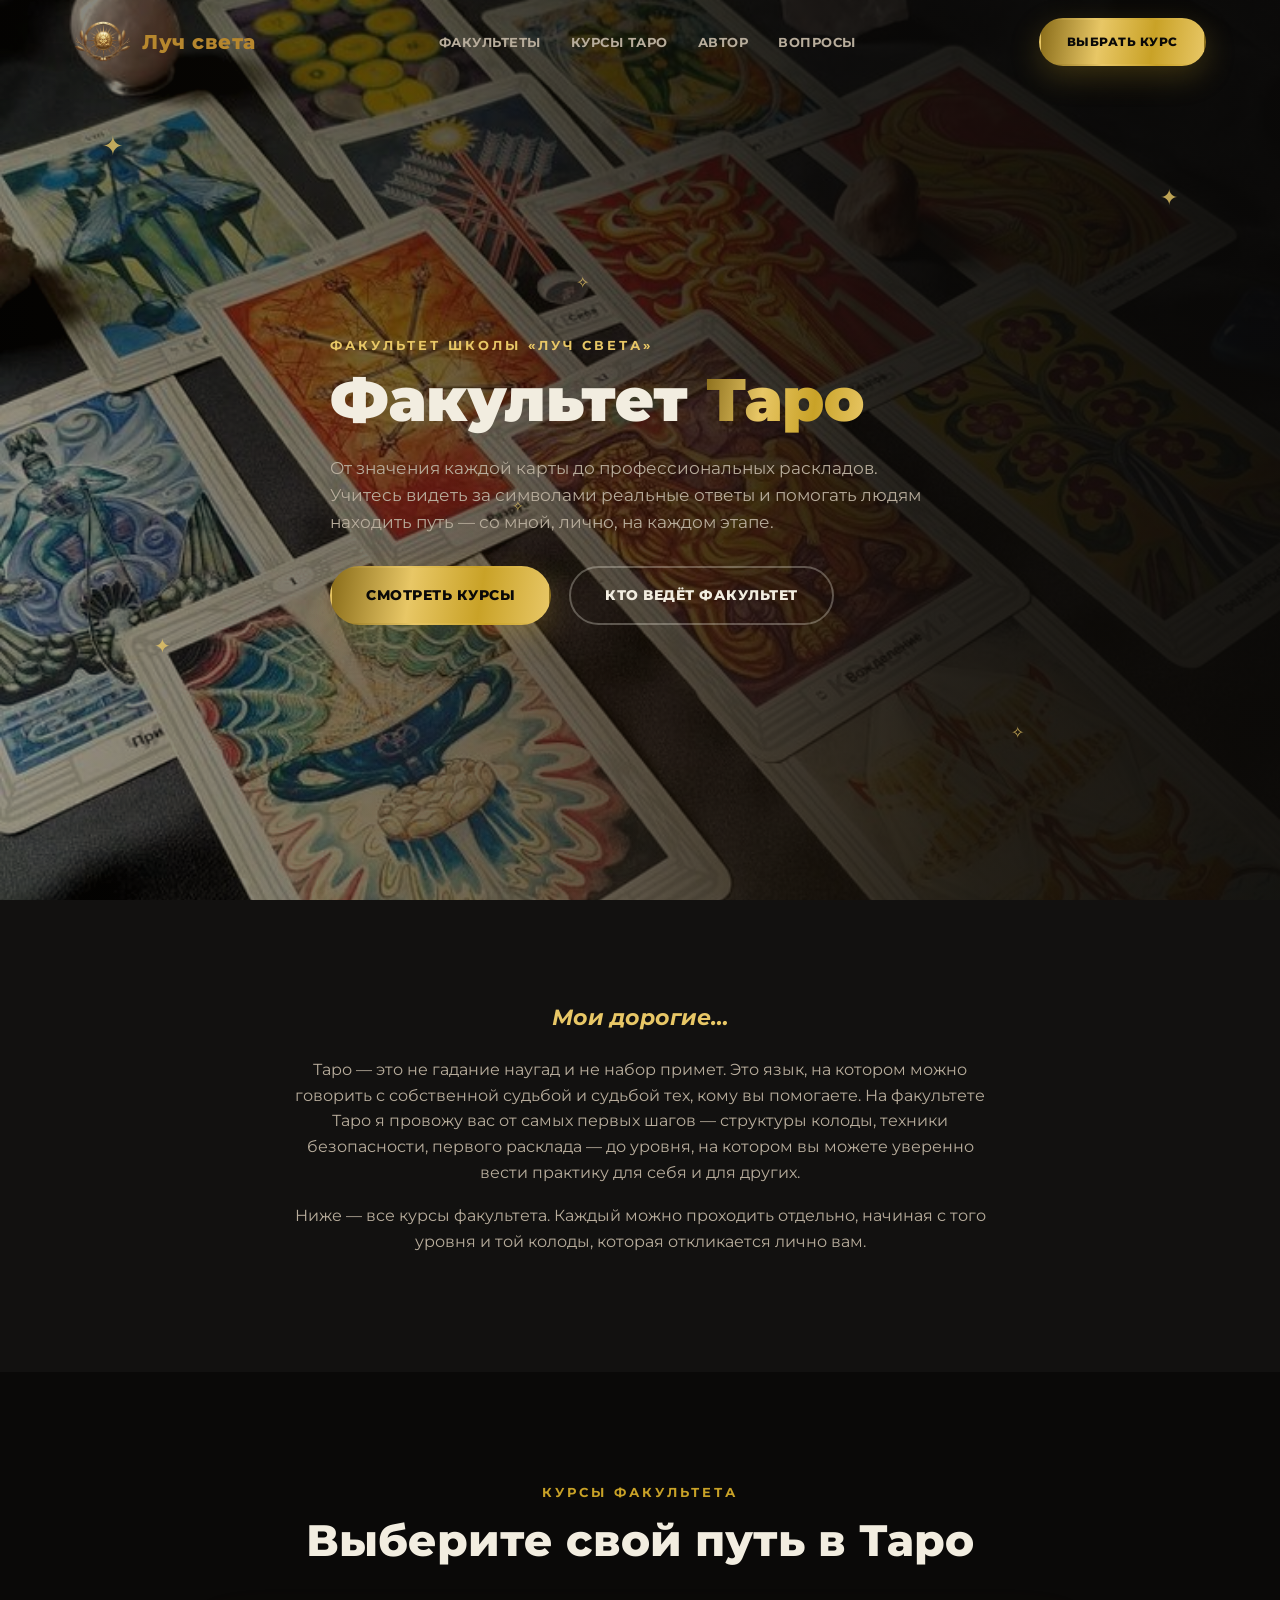
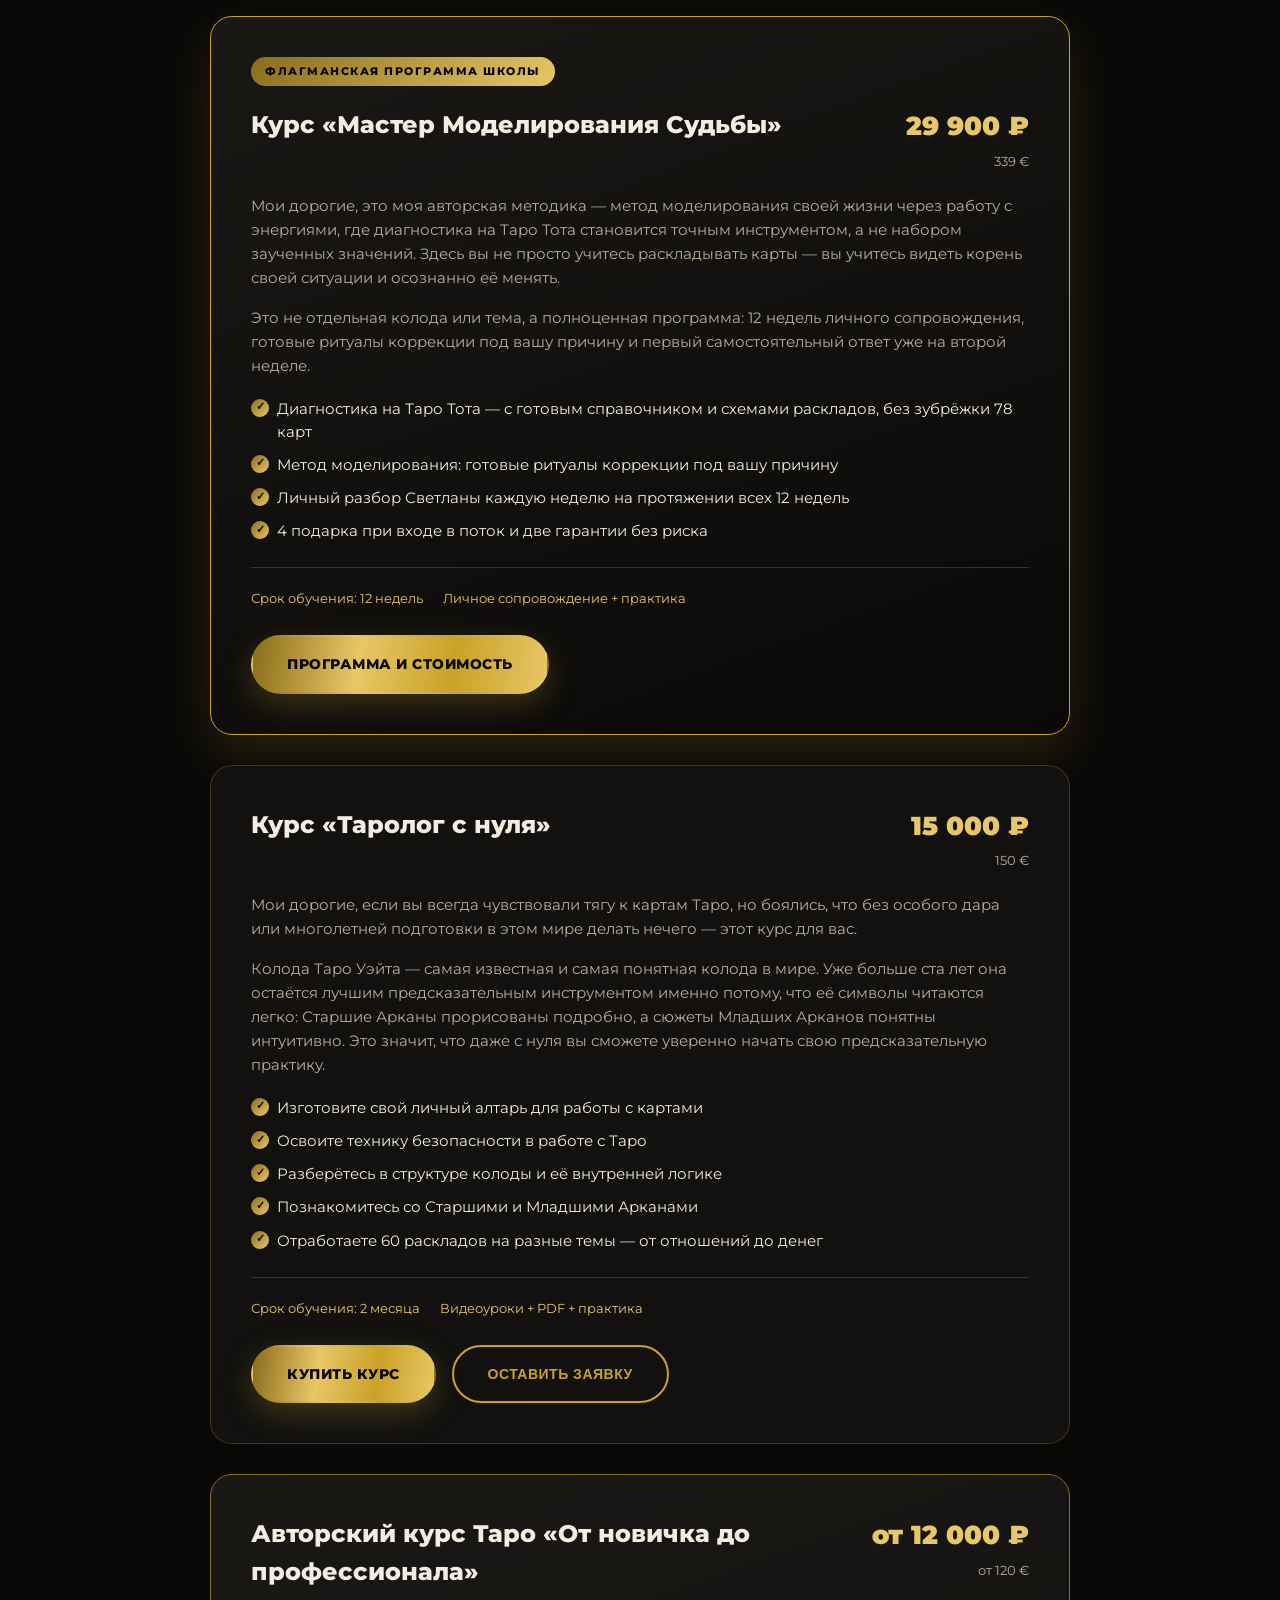
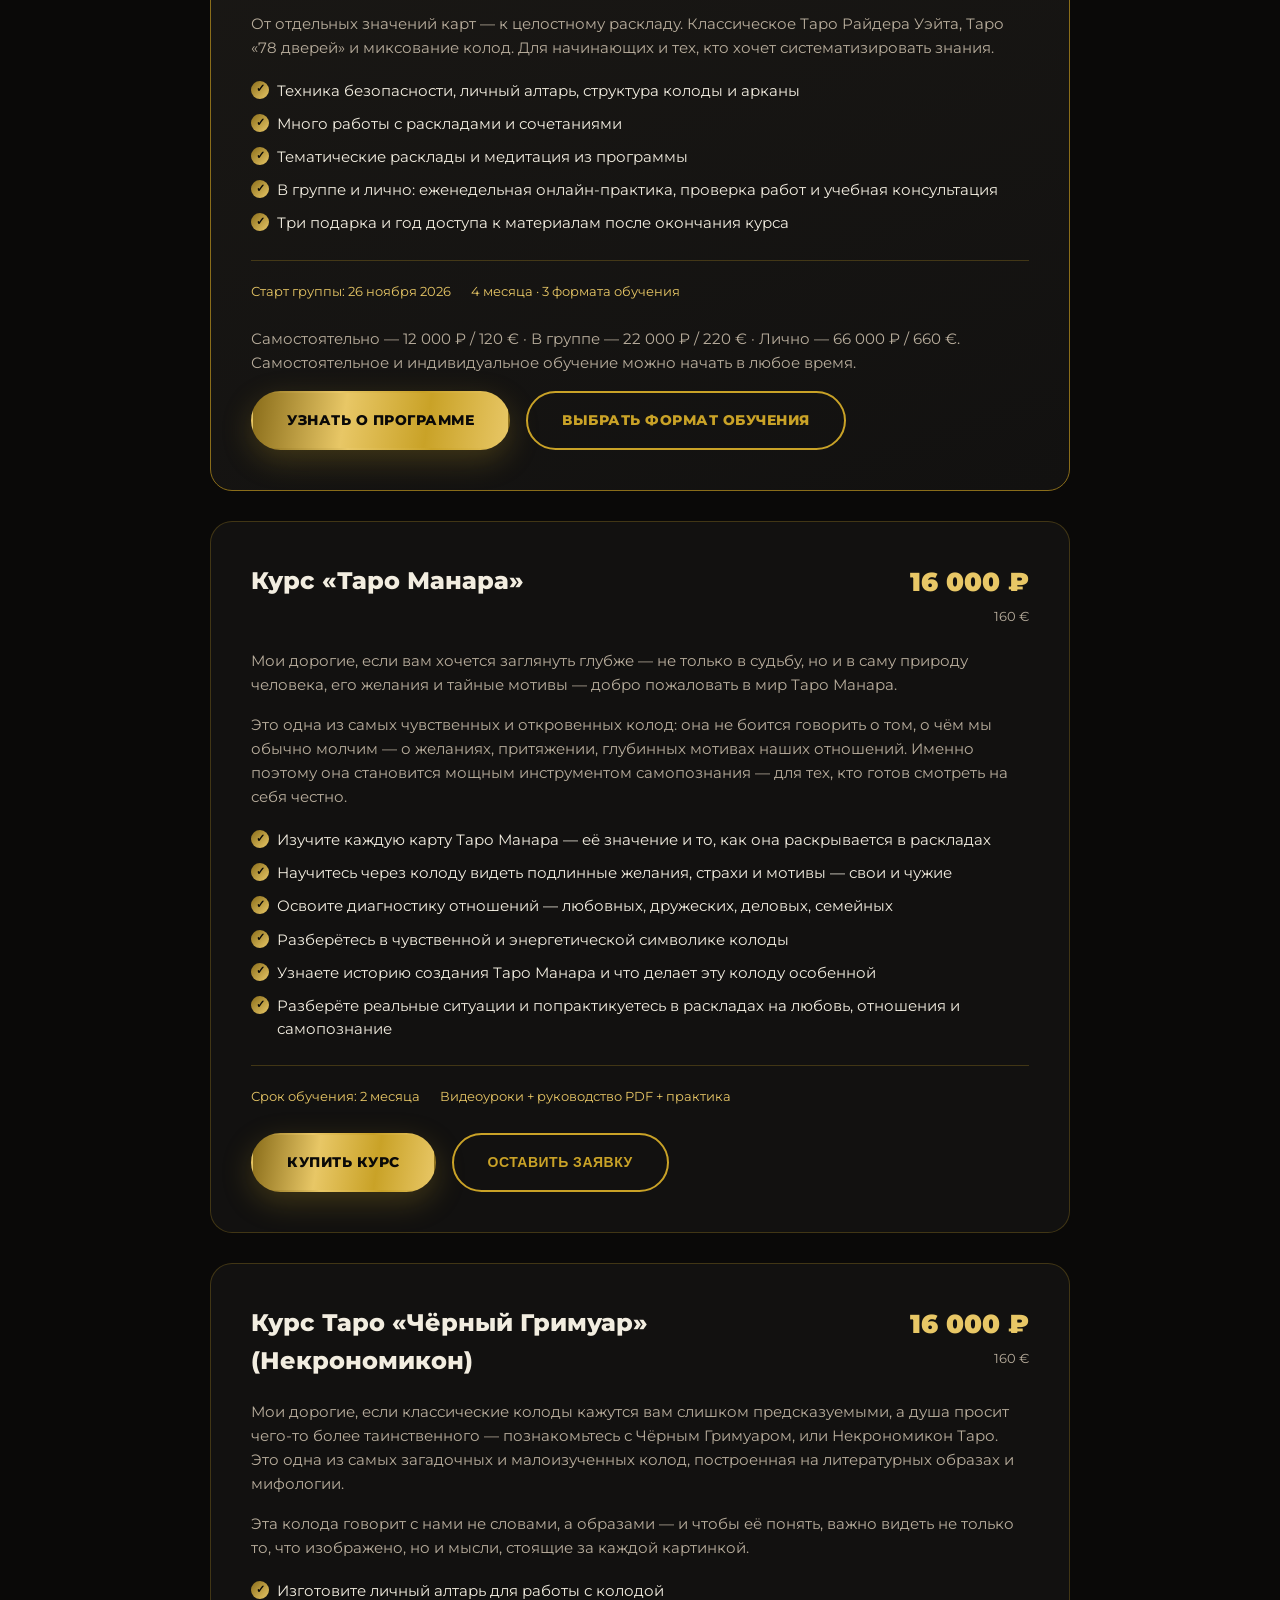
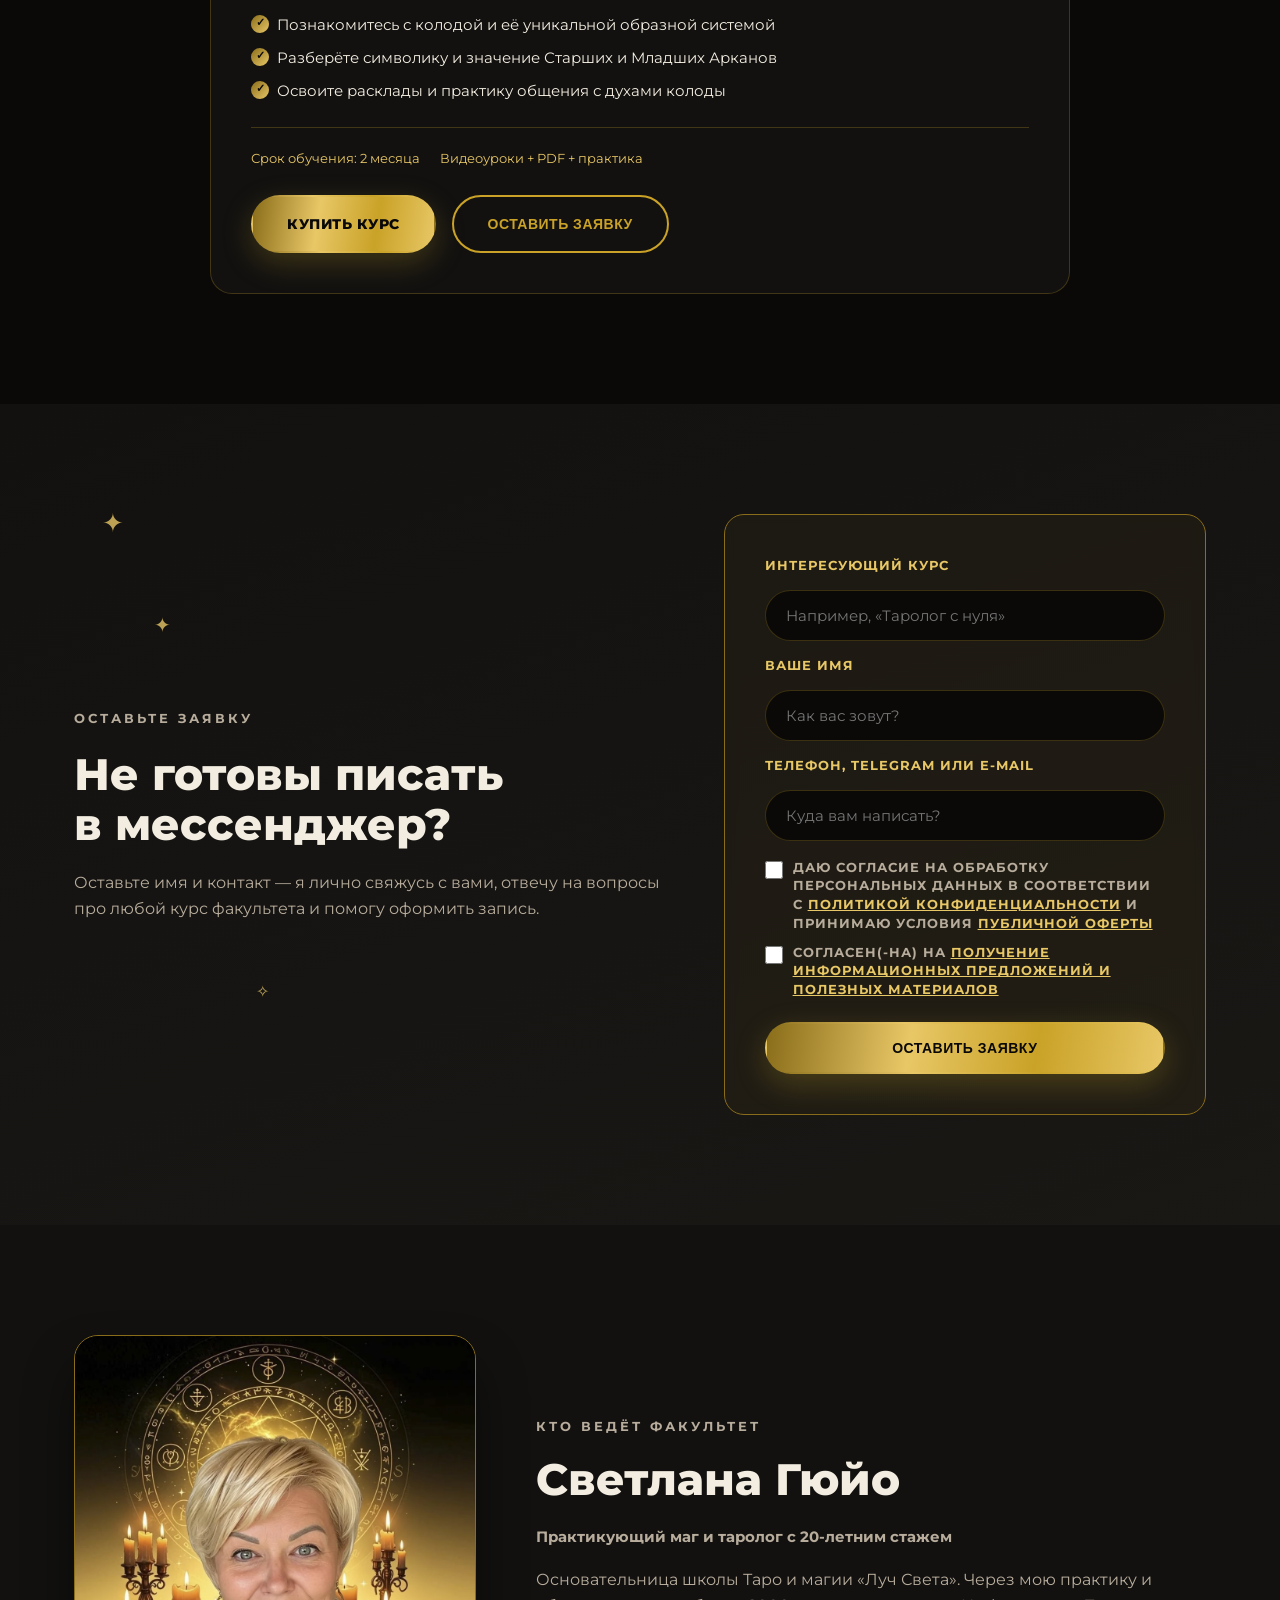
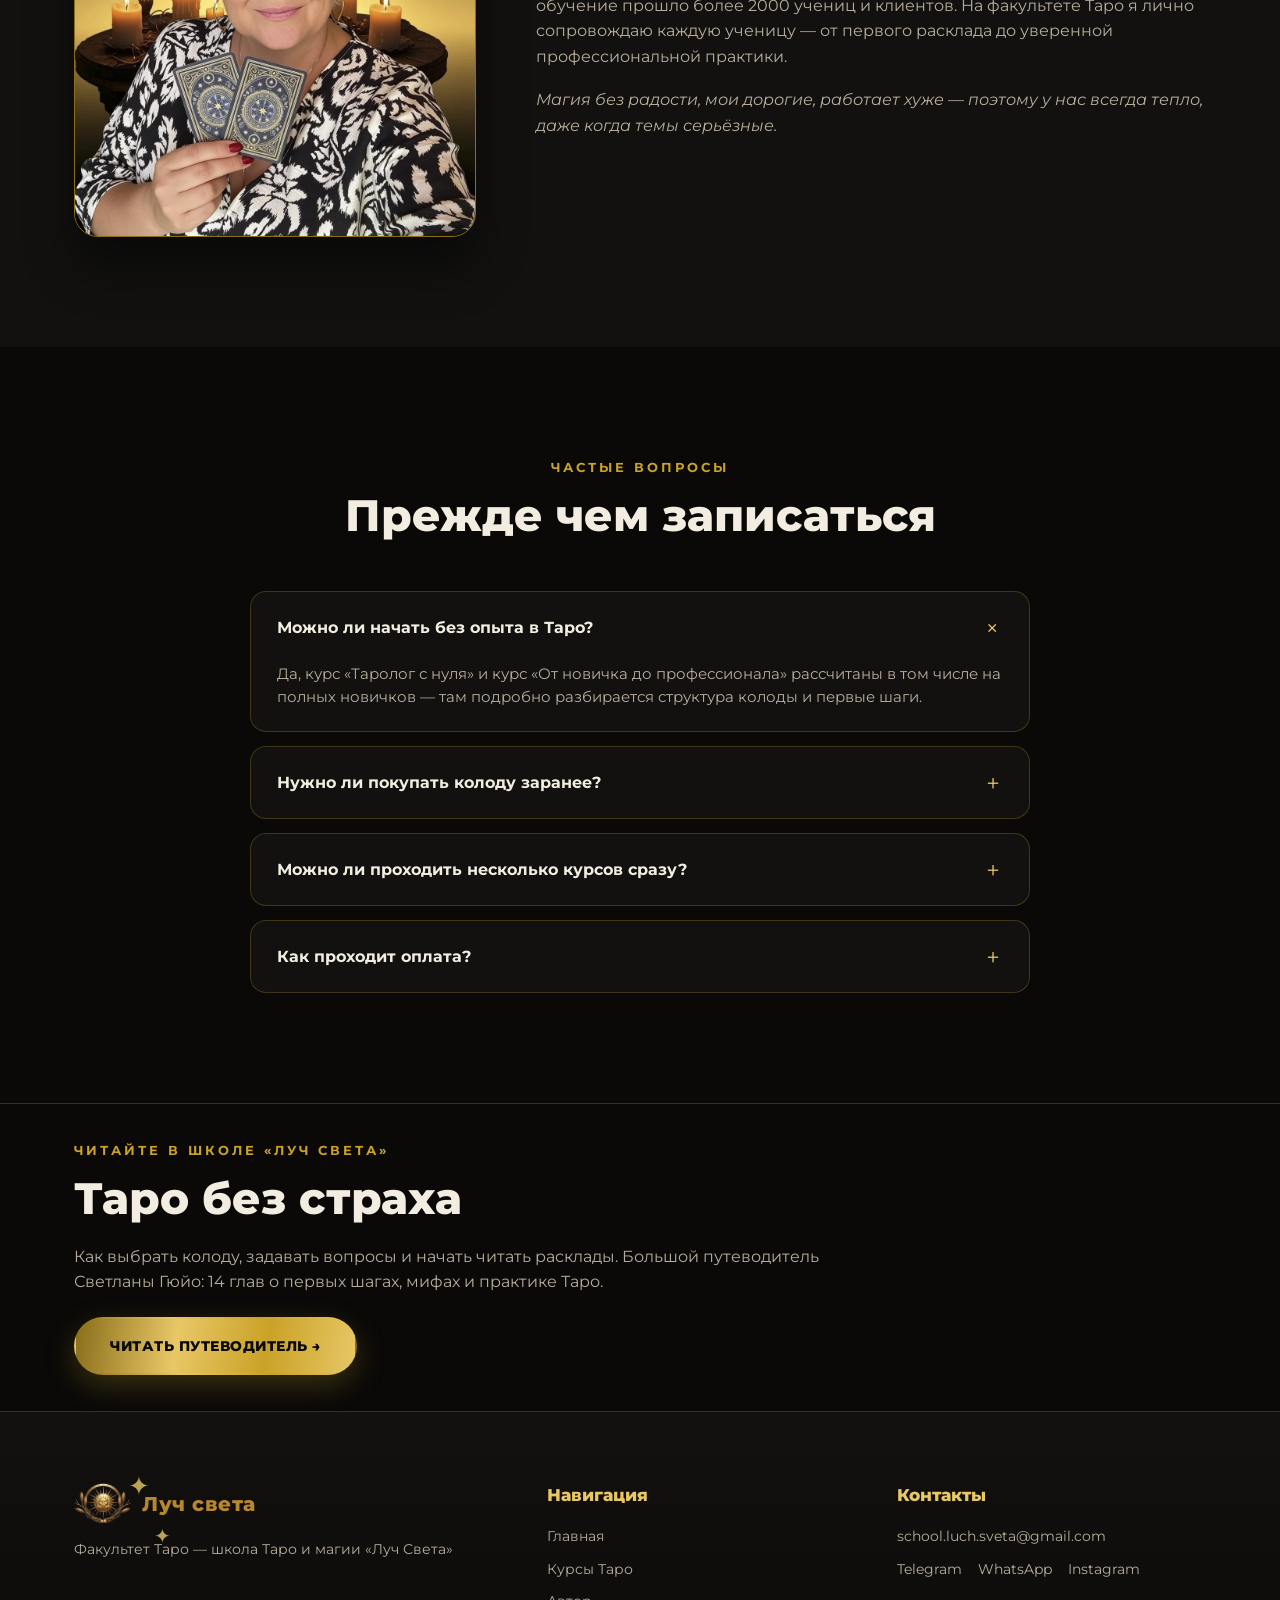
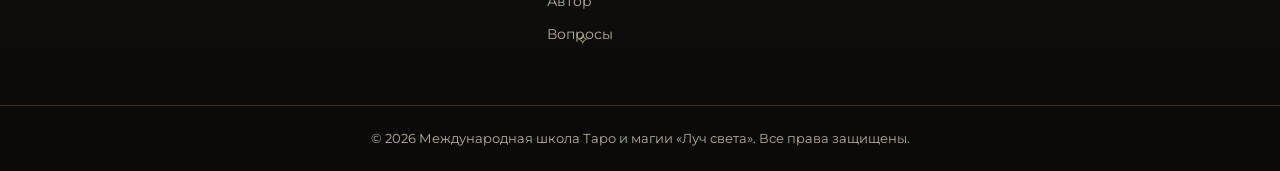
<file: fakultet-taro.html>
<!DOCTYPE html>
<html lang="ru">
<head>
<meta charset="UTF-8">
<meta name="viewport" content="width=device-width, initial-scale=1.0">
<title>Курсы Таро онлайн для начинающих и практиков — «Луч Света»</title>
<meta name="description" content="Курсы по Таро от Светланы Гюйо: от первых шагов до профессиональной практики. Таро Уэйта, Таро Манара, Чёрный Гримуар и другие колоды.">
<link rel="canonical" href="https://luchsveta.net/fakultet-taro.html">
<meta property="og:locale" content="ru_RU">
<meta property="og:type" content="website">
<meta property="og:title" content="Факультет Таро — школа «Луч Света»">
<meta property="og:description" content="Курсы по Таро от первых шагов до профессиональной практики под руководством Светланы Гюйо.">
<meta property="og:url" content="https://luchsveta.net/fakultet-taro.html">
<meta property="og:image" content="https://luchsveta.net/images/card-tarot.jpg">
<meta property="og:image:alt" content="Расклад карт Таро с кристаллами">
<meta name="twitter:card" content="summary_large_image">
<meta name="twitter:title" content="Факультет Таро — школа «Луч Света»">
<meta name="twitter:description" content="Курсы по Таро от первых шагов до профессиональной практики.">
<meta name="twitter:image" content="https://luchsveta.net/images/card-tarot.jpg">
<link rel="icon" href="images/favicon.png" type="image/png">
<link rel="preconnect" href="https://fonts.googleapis.com">
<link rel="preconnect" href="https://fonts.gstatic.com" crossorigin>
<link href="https://fonts.googleapis.com/css2?family=Montserrat:wght@300;400;500;600;700;800;900&display=swap" rel="stylesheet">
<link rel="stylesheet" href="css/style.css">
<link rel="stylesheet" href="css/faculty.css">
</head>
<body>

<!-- ===== HEADER ===== -->
<header class="header" id="header">
  <div class="container header__inner">
    <a href="index.html" class="logo">
      <img src="images/logo.webp" alt="Луч света" class="logo__img">
      <span class="logo__text">Луч света</span>
    </a>

    <nav class="nav" id="nav">
      <a href="index.html#programs" class="nav__link">Факультеты</a>
      <a href="#courses" class="nav__link">Курсы Таро</a>
      <a href="#author" class="nav__link">Автор</a>
      <a href="#faq" class="nav__link">Вопросы</a>
    </nav>

    <a href="#courses" class="btn btn--gold header__cta">Выбрать курс</a>

    <button class="burger" id="burger" aria-label="Меню">
      <span></span><span></span><span></span>
    </button>
  </div>
</header>

<!-- ===== HERO ===== -->
<section class="hero hero--photo" id="hero">
  <div class="hero__bg">
    <img src="images/card-tarot.jpg" alt="Расклад карт Таро с кристаллами" class="hero__bg-img">
    <div class="hero__bg-overlay"></div>
  </div>
  <div class="hero__decor" aria-hidden="true">
    <span class="sparkle sparkle--1">✦</span>
    <span class="sparkle sparkle--2">✧</span>
    <span class="sparkle sparkle--3">✦</span>
    <span class="sparkle sparkle--4">✧</span>
    <span class="sparkle sparkle--5">✦</span>
    <span class="sparkle sparkle--6">✧</span>
  </div>

  <div class="container hero__inner">
    <div class="hero__text reveal">
      <p class="eyebrow eyebrow--light">Факультет школы «Луч света»</p>
      <h1 class="hero__title">Факультет <span class="gold-text">Таро</span></h1>
      <p class="hero__lead">От значения каждой карты до профессиональных раскладов. Учитесь видеть за символами
        реальные ответы и помогать людям находить путь — со мной, лично, на каждом этапе.</p>
      <div class="hero__actions">
        <a href="#courses" class="btn btn--gold btn--pulse">Смотреть курсы</a>
        <a href="#author" class="btn btn--ghost">Кто ведёт факультет</a>
      </div>
    </div>
  </div>
</section>

<!-- ===== INTRO ===== -->
<section class="intro" id="intro">
  <div class="container intro__inner reveal">
    <p class="intro__hail">Мои дорогие…</p>
    <p class="intro__text">Таро — это не гадание наугад и не набор примет. Это язык, на котором можно говорить
      с собственной судьбой и судьбой тех, кому вы помогаете. На факультете Таро я провожу вас от самых первых
      шагов — структуры колоды, техники безопасности, первого расклада — до уровня, на котором вы можете
      уверенно вести практику для себя и для других.</p>
    <p class="intro__text">Ниже — все курсы факультета. Каждый можно проходить отдельно, начиная с того уровня
      и той колоды, которая откликается лично вам.</p>
  </div>
</section>

<!-- ===== COURSES CATALOG ===== -->
<section class="courses" id="courses">
  <div class="container">
    <p class="eyebrow center">Курсы факультета</p>
    <h2 class="section-title center">Выберите свой путь в Таро</h2>

    <div class="courses__list">

      <!-- Флагманский курс -->
      <article class="course-card course-card--flagship reveal">
        <span class="course-card__badge">Флагманская программа школы</span>
        <div class="course-card__head">
          <h3 class="course-card__title">Курс «Мастер Моделирования Судьбы»</h3>
          <div class="course-card__price">
            <span class="course-card__price-num">29 900 ₽</span>
            <span class="course-card__price-alt">339 €</span>
          </div>
        </div>
        <p class="course-card__text">Мои дорогие, это моя авторская методика — метод моделирования своей жизни
          через работу с энергиями, где диагностика на Таро Тота становится точным инструментом, а не набором
          заученных значений. Здесь вы не просто учитесь раскладывать карты — вы учитесь видеть корень своей
          ситуации и осознанно её менять.</p>
        <p class="course-card__text">Это не отдельная колода или тема, а полноценная программа: 12 недель
          личного сопровождения, готовые ритуалы коррекции под вашу причину и первый самостоятельный ответ
          уже на второй неделе.</p>
        <ul class="course-card__list">
          <li>Диагностика на Таро Тота — с готовым справочником и схемами раскладов, без зубрёжки 78 карт</li>
          <li>Метод моделирования: готовые ритуалы коррекции под вашу причину</li>
          <li>Личный разбор Светланы каждую неделю на протяжении всех 12 недель</li>
          <li>4 подарка при входе в поток и две гарантии без риска</li>
        </ul>
        <div class="course-card__meta">
          <span>Срок обучения: 12 недель</span>
          <span>Личное сопровождение + практика</span>
        </div>
        <div class="course-card__actions">
          <a href="master-modelirovaniya-sudby.html" class="btn btn--gold">Программа и стоимость</a>
        </div>
      </article>

      <!-- Курс 1 -->
      <article class="course-card reveal">
        <div class="course-card__head">
          <h3 class="course-card__title">Курс «Таролог с нуля»</h3>
          <div class="course-card__price">
            <span class="course-card__price-num">15 000 ₽</span>
            <span class="course-card__price-alt">150 €</span>
          </div>
        </div>
        <p class="course-card__text">Мои дорогие, если вы всегда чувствовали тягу к картам Таро, но боялись,
          что без особого дара или многолетней подготовки в этом мире делать нечего — этот курс для вас.</p>
        <p class="course-card__text">Колода Таро Уэйта — самая известная и самая понятная колода в мире. Уже
          больше ста лет она остаётся лучшим предсказательным инструментом именно потому, что её символы
          читаются легко: Старшие Арканы прорисованы подробно, а сюжеты Младших Арканов понятны интуитивно.
          Это значит, что даже с нуля вы сможете уверенно начать свою предсказательную практику.</p>
        <ul class="course-card__list">
          <li>Изготовите свой личный алтарь для работы с картами</li>
          <li>Освоите технику безопасности в работе с Таро</li>
          <li>Разберётесь в структуре колоды и её внутренней логике</li>
          <li>Познакомитесь со Старшими и Младшими Арканами</li>
          <li>Отработаете 60 раскладов на разные темы — от отношений до денег</li>
        </ul>
        <div class="course-card__meta">
          <span>Срок обучения: 2 месяца</span>
          <span>Видеоуроки + PDF + практика</span>
        </div>
        <div class="course-card__actions">
          <a href="https://t.me/luch_sveta_taro?text=Светлана%2C%20здравствуйте!%20Хочу%20приобрести%20курс%20%C2%ABТаролог%20с%20нуля%C2%BB" target="_blank" rel="noopener" class="btn btn--gold">Купить курс</a>
          <button type="button" class="btn btn--outline js-request-btn" data-course="Таролог с нуля">Оставить заявку</button>
        </div>
      </article>

      <!-- Курс 2 -->
      <article class="course-card course-card--featured reveal" id="tarot-professional"><div class="course-card__head"><h3 class="course-card__title">Авторский курс Таро «От новичка до профессионала»</h3><div class="course-card__price"><span class="course-card__price-num">от 12 000 ₽</span><span class="course-card__price-alt">от 120 €</span></div></div><p class="course-card__text">От отдельных значений карт — к целостному раскладу. Классическое Таро Райдера Уэйта, Таро «78 дверей» и миксование колод. Для начинающих и тех, кто хочет систематизировать знания.</p><ul class="course-card__list"><li>Техника безопасности, личный алтарь, структура колоды и арканы</li><li>Много работы с раскладами и сочетаниями</li><li>Тематические расклады и медитация из программы</li><li>В группе и лично: еженедельная онлайн-практика, проверка работ и учебная консультация</li><li>Три подарка и год доступа к материалам после окончания курса</li></ul><div class="course-card__meta"><span>Старт группы: 26 ноября 2026</span><span>4 месяца · 3 формата обучения</span></div><p class="course-card__text">Самостоятельно — 12 000 ₽ / 120 € · В группе — 22 000 ₽ / 220 € · Лично — 66 000 ₽ / 660 €. Самостоятельное и индивидуальное обучение можно начать в любое время.</p><div class="course-card__actions"><a href="taro-ot-novichka-do-professionala.html" class="btn btn--gold">Узнать о программе</a><a href="taro-ot-novichka-do-professionala.html#signup" class="btn btn--outline">Выбрать формат обучения</a></div></article>

      <!-- Курс 3 -->
      <article class="course-card reveal">
        <div class="course-card__head">
          <h3 class="course-card__title">Курс «Таро Манара»</h3>
          <div class="course-card__price">
            <span class="course-card__price-num">16 000 ₽</span>
            <span class="course-card__price-alt">160 €</span>
          </div>
        </div>
        <p class="course-card__text">Мои дорогие, если вам хочется заглянуть глубже — не только в судьбу, но и
          в саму природу человека, его желания и тайные мотивы — добро пожаловать в мир Таро Манара.</p>
        <p class="course-card__text">Это одна из самых чувственных и откровенных колод: она не боится говорить
          о том, о чём мы обычно молчим — о желаниях, притяжении, глубинных мотивах наших отношений. Именно
          поэтому она становится мощным инструментом самопознания — для тех, кто готов смотреть на себя
          честно.</p>
        <ul class="course-card__list">
          <li>Изучите каждую карту Таро Манара — её значение и то, как она раскрывается в раскладах</li>
          <li>Научитесь через колоду видеть подлинные желания, страхи и мотивы — свои и чужие</li>
          <li>Освоите диагностику отношений — любовных, дружеских, деловых, семейных</li>
          <li>Разберётесь в чувственной и энергетической символике колоды</li>
          <li>Узнаете историю создания Таро Манара и что делает эту колоду особенной</li>
          <li>Разберёте реальные ситуации и попрактикуетесь в раскладах на любовь, отношения и самопознание</li>
        </ul>
        <div class="course-card__meta">
          <span>Срок обучения: 2 месяца</span>
          <span>Видеоуроки + руководство PDF + практика</span>
        </div>
        <div class="course-card__actions">
          <a href="https://t.me/luch_sveta_taro?text=Светлана%2C%20здравствуйте!%20Хочу%20приобрести%20курс%20%C2%ABТаро%20Манара%C2%BB" target="_blank" rel="noopener" class="btn btn--gold">Купить курс</a>
          <button type="button" class="btn btn--outline js-request-btn" data-course="Таро Манара">Оставить заявку</button>
        </div>
      </article>

      <!-- Курс 4 -->
      <article class="course-card reveal">
        <div class="course-card__head">
          <h3 class="course-card__title">Курс Таро «Чёрный Гримуар» (Некрономикон)</h3>
          <div class="course-card__price">
            <span class="course-card__price-num">16 000 ₽</span>
            <span class="course-card__price-alt">160 €</span>
          </div>
        </div>
        <p class="course-card__text">Мои дорогие, если классические колоды кажутся вам слишком предсказуемыми,
          а душа просит чего-то более таинственного — познакомьтесь с Чёрным Гримуаром, или Некрономикон Таро.
          Это одна из самых загадочных и малоизученных колод, построенная на литературных образах и мифологии.</p>
        <p class="course-card__text">Эта колода говорит с нами не словами, а образами — и чтобы её понять,
          важно видеть не только то, что изображено, но и мысли, стоящие за каждой картинкой.</p>
        <ul class="course-card__list">
          <li>Изготовите личный алтарь для работы с колодой</li>
          <li>Познакомитесь с колодой и её уникальной образной системой</li>
          <li>Разберёте символику и значение Старших и Младших Арканов</li>
          <li>Освоите расклады и практику общения с духами колоды</li>
        </ul>
        <div class="course-card__meta">
          <span>Срок обучения: 2 месяца</span>
          <span>Видеоуроки + PDF + практика</span>
        </div>
        <div class="course-card__actions">
          <a href="https://t.me/luch_sveta_taro?text=Светлана%2C%20здравствуйте!%20Хочу%20приобрести%20курс%20Таро%20%C2%ABЧерный%20Гримуар%C2%BB" target="_blank" rel="noopener" class="btn btn--gold">Купить курс</a>
          <button type="button" class="btn btn--outline js-request-btn" data-course="Чёрный Гримуар">Оставить заявку</button>
        </div>
      </article>

    </div>
  </div>
</section>

<!-- ===== SIGNUP ===== -->
<section class="signup" id="signup">
  <div class="signup__decor" aria-hidden="true">
    <span class="sparkle sparkle--1">✦</span>
    <span class="sparkle sparkle--2">✧</span>
    <span class="sparkle sparkle--3">✦</span>
  </div>
  <div class="container signup__inner">
    <div class="signup__text reveal">
      <p class="eyebrow eyebrow--light">Оставьте заявку</p>
      <h2 class="section-title section-title--light">Не готовы писать<br>в мессенджер?</h2>
      <p>Оставьте имя и контакт — я лично свяжусь с вами, отвечу на вопросы про любой курс факультета
        и помогу оформить запись.</p>
    </div>
    <form class="signup__form reveal" id="signupForm" name="taro-faculty-signup" method="POST" data-netlify="true" netlify-honeypot="bot-field">
      <input type="hidden" name="form-name" value="taro-faculty-signup">
      <p class="hp-field"><label>Не заполняйте это поле: <input name="bot-field"></label></p>
      <label for="signupCourse">Интересующий курс</label>
      <input type="text" id="signupCourse" name="course" placeholder="Например, «Таролог с нуля»">
      <label for="signupName">Ваше имя</label>
      <input type="text" id="signupName" name="name" placeholder="Как вас зовут?" required>
      <label for="signupContact">Телефон, Telegram или e-mail</label>
      <input type="text" id="signupContact" name="contact" placeholder="Куда вам написать?" required>

      <div class="signup__consent">
        <label class="checkbox">
          <input type="checkbox" id="consentPersonal" name="consentPersonal" required>
          <span>Даю согласие на обработку персональных данных в соответствии с
            <a href="https://disk.yandex.ru/i/xYldLM75zHaz2A" target="_blank" rel="noopener">Политикой конфиденциальности</a>
            и принимаю условия
            <a href="https://disk.yandex.ru/i/STKi7FZz2ebWxA" target="_blank" rel="noopener">Публичной оферты</a></span>
        </label>
        <label class="checkbox">
          <input type="checkbox" id="consentMarketing" name="consentMarketing">
          <span>Согласен(-на) на
            <a href="https://disk.yandex.ru/i/cDI3Xm2uae9X4Q" target="_blank" rel="noopener">получение информационных предложений и полезных материалов</a></span>
        </label>
      </div>

      <button type="submit" class="btn btn--gold">Оставить заявку</button>
    </form>
  </div>
</section>

<!-- ===== AUTHOR ===== -->
<section class="author" id="author">
  <div class="container author__inner">
    <div class="author__media reveal">
      <div class="author__frame">
        <img src="images/svetlana.webp" alt="Светлана Гюйо, основательница школы «Луч Света»" class="author__photo">
      </div>
    </div>
    <div class="author__text reveal">
      <p class="eyebrow">Кто ведёт факультет</p>
      <h2 class="section-title">Светлана Гюйо</h2>
      <p class="author__role">Практикующий маг и таролог с 20-летним стажем</p>
      <p>Основательница школы Таро и магии «Луч Света». Через мою практику и обучение прошло более
        2000 учениц и клиентов. На факультете Таро я лично сопровождаю каждую ученицу — от первого расклада
        до уверенной профессиональной практики.</p>
      <p class="author__quote">Магия без радости, мои дорогие, работает хуже — поэтому у нас всегда тепло,
        даже когда темы серьёзные.</p>
    </div>
  </div>
</section>

<!-- ===== FAQ ===== -->
<section class="faq" id="faq">
  <div class="container">
    <p class="eyebrow center">Частые вопросы</p>
    <h2 class="section-title center">Прежде чем записаться</h2>

    <div class="faq__list">
      <div class="faq__item reveal is-open">
        <button class="faq__question">
          <span>Можно ли начать без опыта в Таро?</span>
          <span class="faq__toggle">＋</span>
        </button>
        <div class="faq__answer">
          <p>Да, курс «Таролог с нуля» и курс «От новичка до профессионала» рассчитаны в том числе на полных
            новичков — там подробно разбирается структура колоды и первые шаги.</p>
        </div>
      </div>
      <div class="faq__item reveal">
        <button class="faq__question">
          <span>Нужно ли покупать колоду заранее?</span>
          <span class="faq__toggle">＋</span>
        </button>
        <div class="faq__answer">
          <p>Да, для каждого курса нужна своя колода — какая именно, подскажу лично после записи, если у вас
            её ещё нет.</p>
        </div>
      </div>
      <div class="faq__item reveal">
        <button class="faq__question">
          <span>Можно ли проходить несколько курсов сразу?</span>
          <span class="faq__toggle">＋</span>
        </button>
        <div class="faq__answer">
          <p>Можно, но я рекомендую идти последовательно — так материал усваивается глубже, а не по верхам.</p>
        </div>
      </div>
      <div class="faq__item reveal">
        <button class="faq__question">
          <span>Как проходит оплата?</span>
          <span class="faq__toggle">＋</span>
        </button>
        <div class="faq__answer">
          <p>После того как вы напишете мне в WhatsApp или Telegram — я лично отвечу и пришлю реквизиты
            для оплаты (карта или PayPal).</p>
        </div>
      </div>
    </div>
  </div>
</section>

<!-- ===== FOOTER ===== -->
<section aria-labelledby="tarot-guide-title" style="padding:36px 0;border-top:1px solid var(--border)"><div class="container"><p class="eyebrow">Читайте в школе «Луч Света»</p><h2 id="tarot-guide-title" class="section-title">Таро без страха</h2><p style="max-width:760px;margin:16px 0 22px;color:var(--text-muted)">Как выбрать колоду, задавать вопросы и начать читать расклады. Большой путеводитель Светланы Гюйо: 14 глав о первых шагах, мифах и практике Таро.</p><a class="btn btn--gold" href="taro-bez-straha.html">Читать путеводитель →</a></div></section>
<footer class="footer" id="contacts">
  <div class="footer__decor" aria-hidden="true">
    <span class="sparkle sparkle--1">✦</span>
    <span class="sparkle sparkle--2">✧</span>
    <span class="sparkle sparkle--3">✦</span>
  </div>
  <div class="container footer__inner">
    <div class="footer__brand">
      <a href="index.html" class="logo">
        <img src="images/logo.webp" alt="Луч света" class="logo__img">
        <span class="logo__text">Луч света</span>
      </a>
      <p>Факультет Таро — школа Таро и магии «Луч Света»</p>
    </div>

    <div class="footer__col">
      <h4>Навигация</h4>
      <a href="index.html">Главная</a>
      <a href="#courses">Курсы Таро</a>
      <a href="#author">Автор</a>
      <a href="#faq">Вопросы</a>
    </div>

    <div class="footer__col">
      <h4>Контакты</h4>
      <a href="mailto:school.luch.sveta@gmail.com">school.luch.sveta@gmail.com</a>
      <div class="footer__social">
        <a href="https://t.me/luch_sveta_taro" target="_blank" rel="noopener" aria-label="Telegram">Telegram</a>
        <a href="https://wa.me/33745048600" target="_blank" rel="noopener" aria-label="WhatsApp">WhatsApp</a>
        <a href="https://www.instagram.com/taro.vedma.ritual/?hl=ru" target="_blank" rel="noopener" aria-label="Instagram">Instagram</a>
      </div>
    </div>
  </div>
  <div class="footer__bottom">
    <p>© 2026 Международная школа Таро и магии «Луч света». Все права защищены.</p>
  </div>
</footer>

<script src="js/faculty.js"></script>
</body>
</html>
</file>
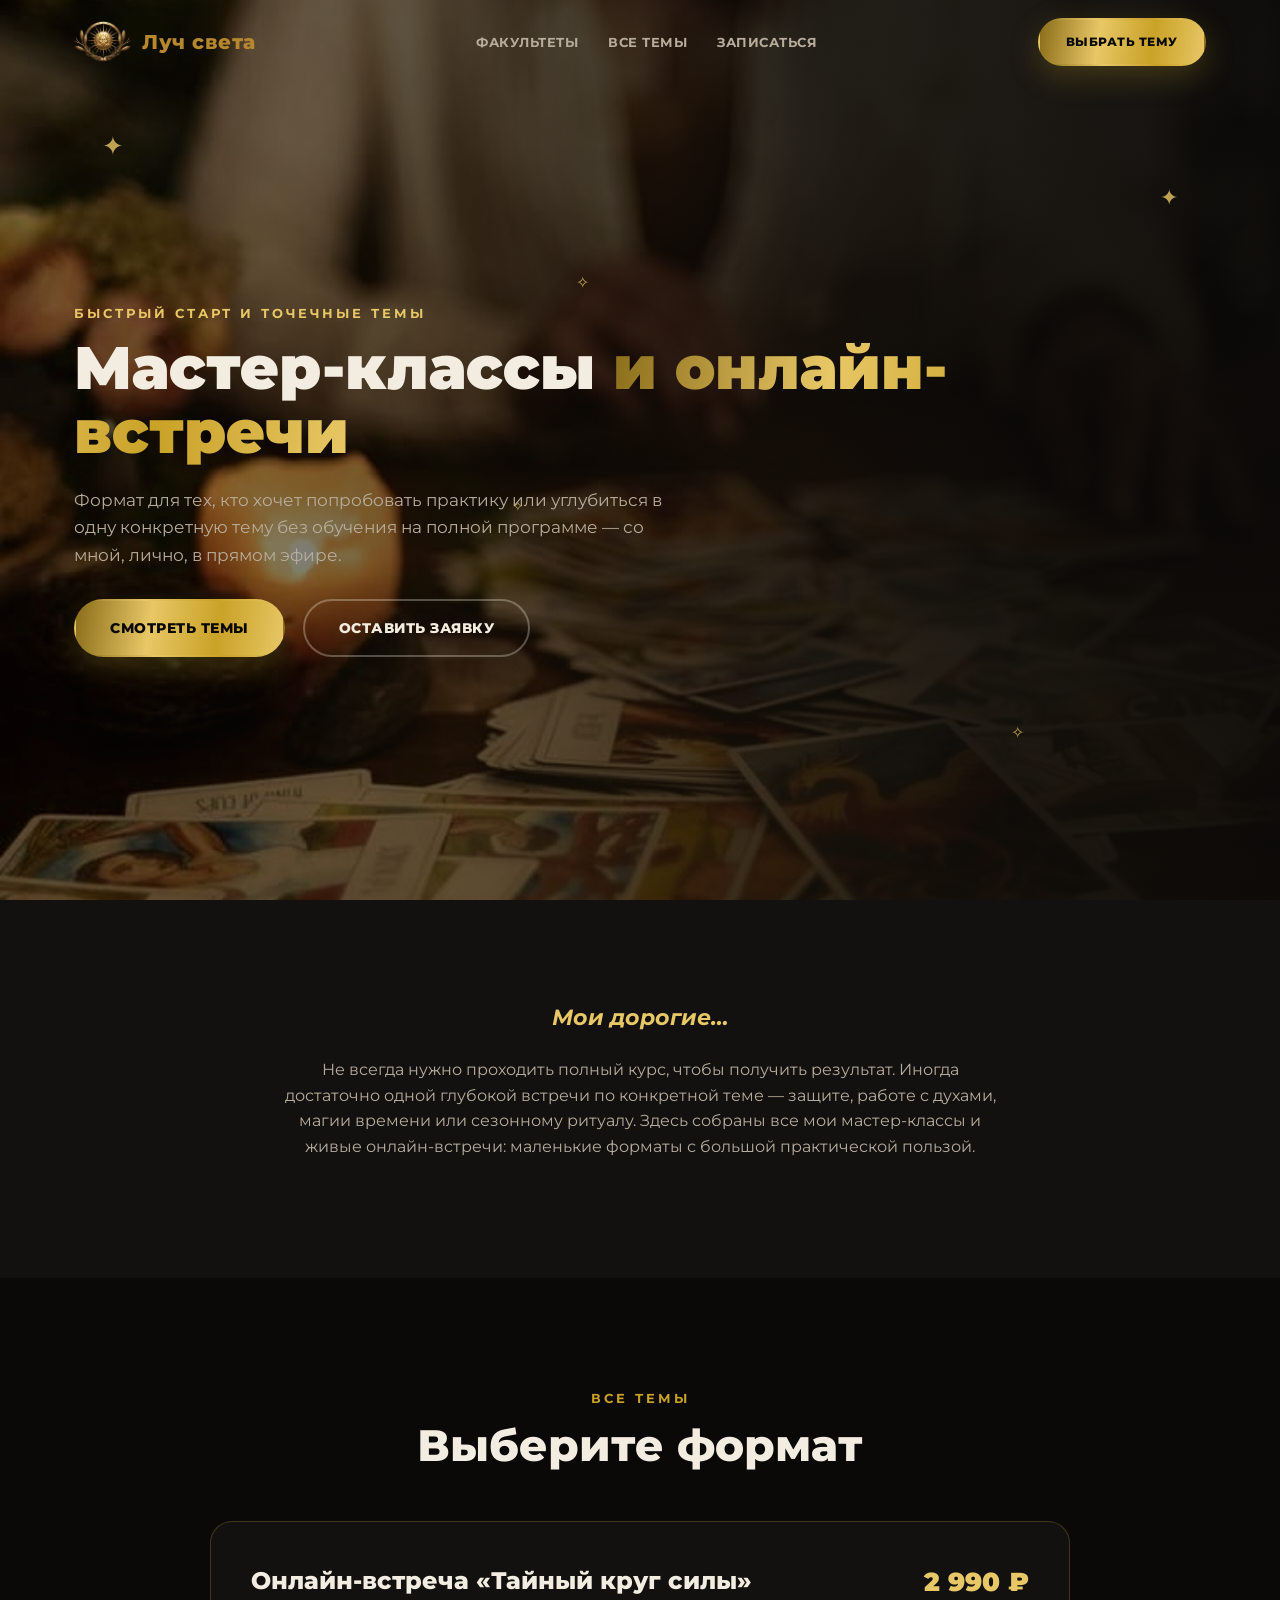
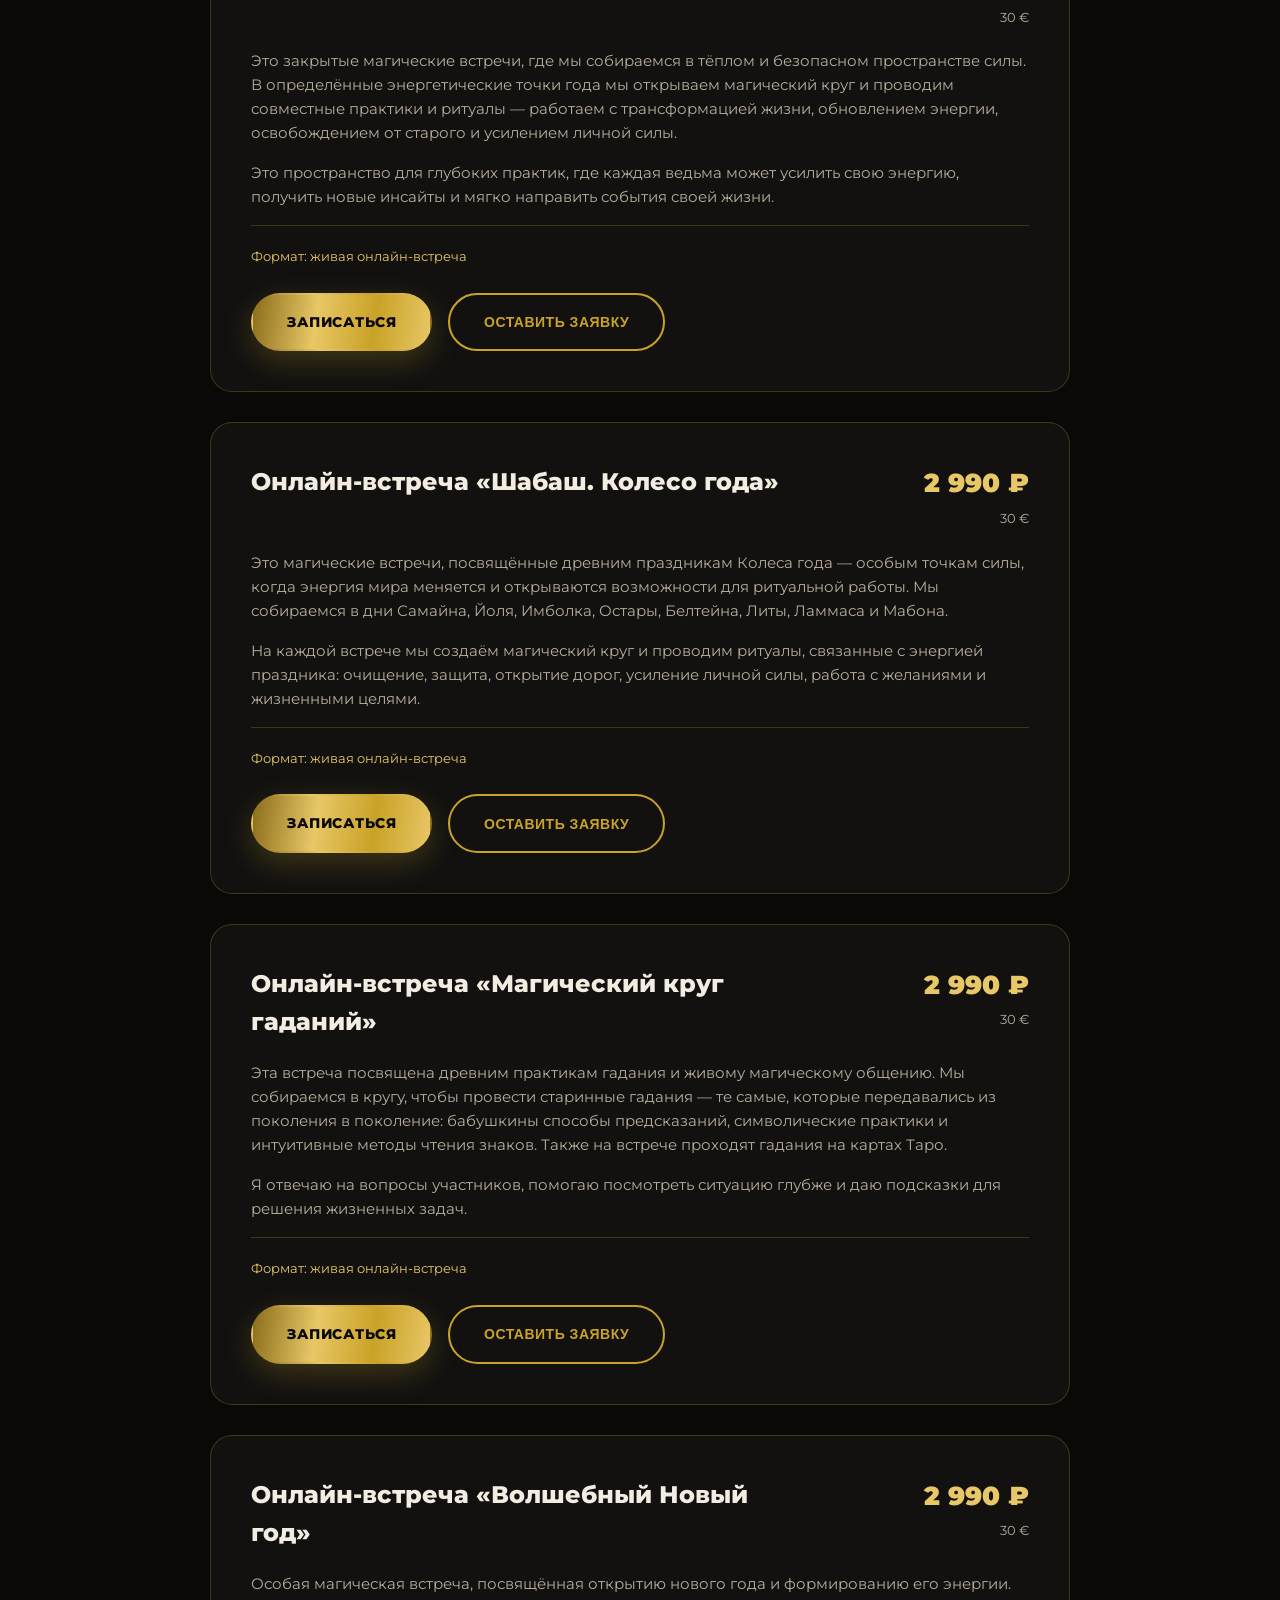
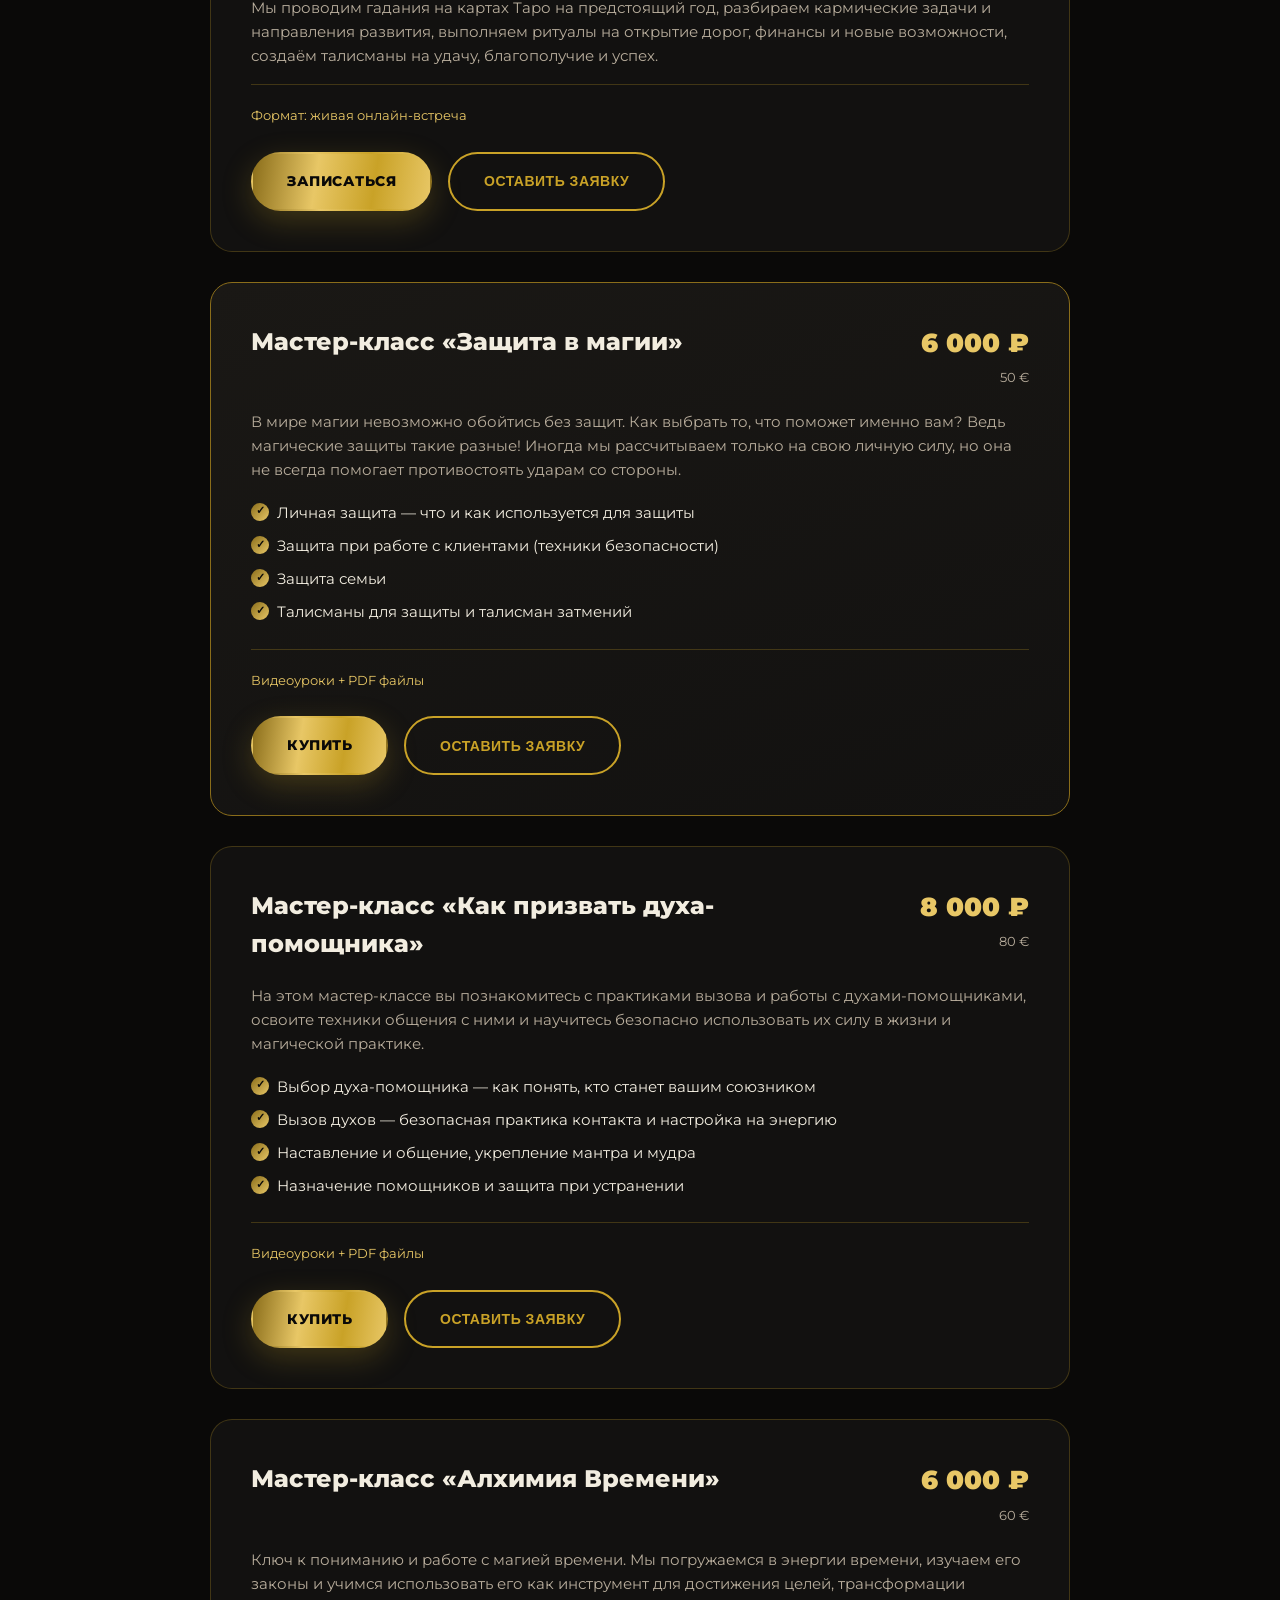
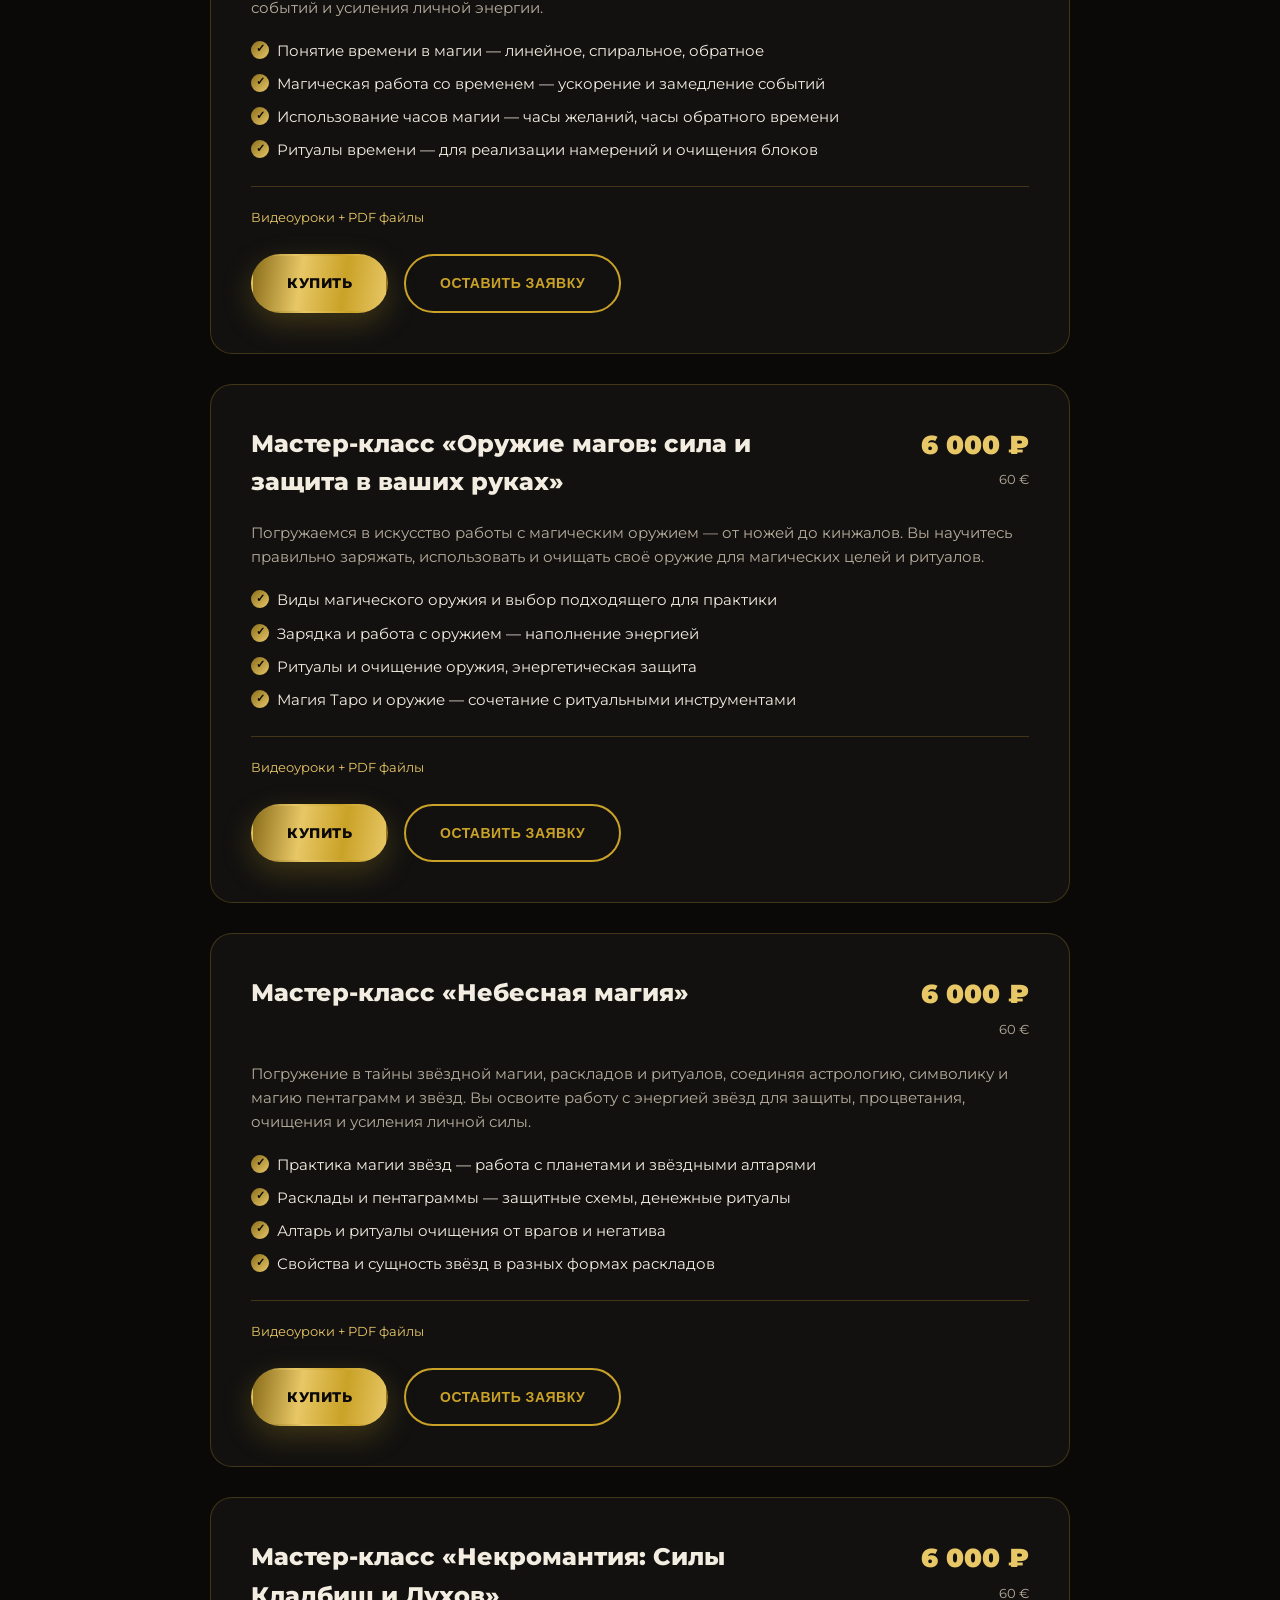
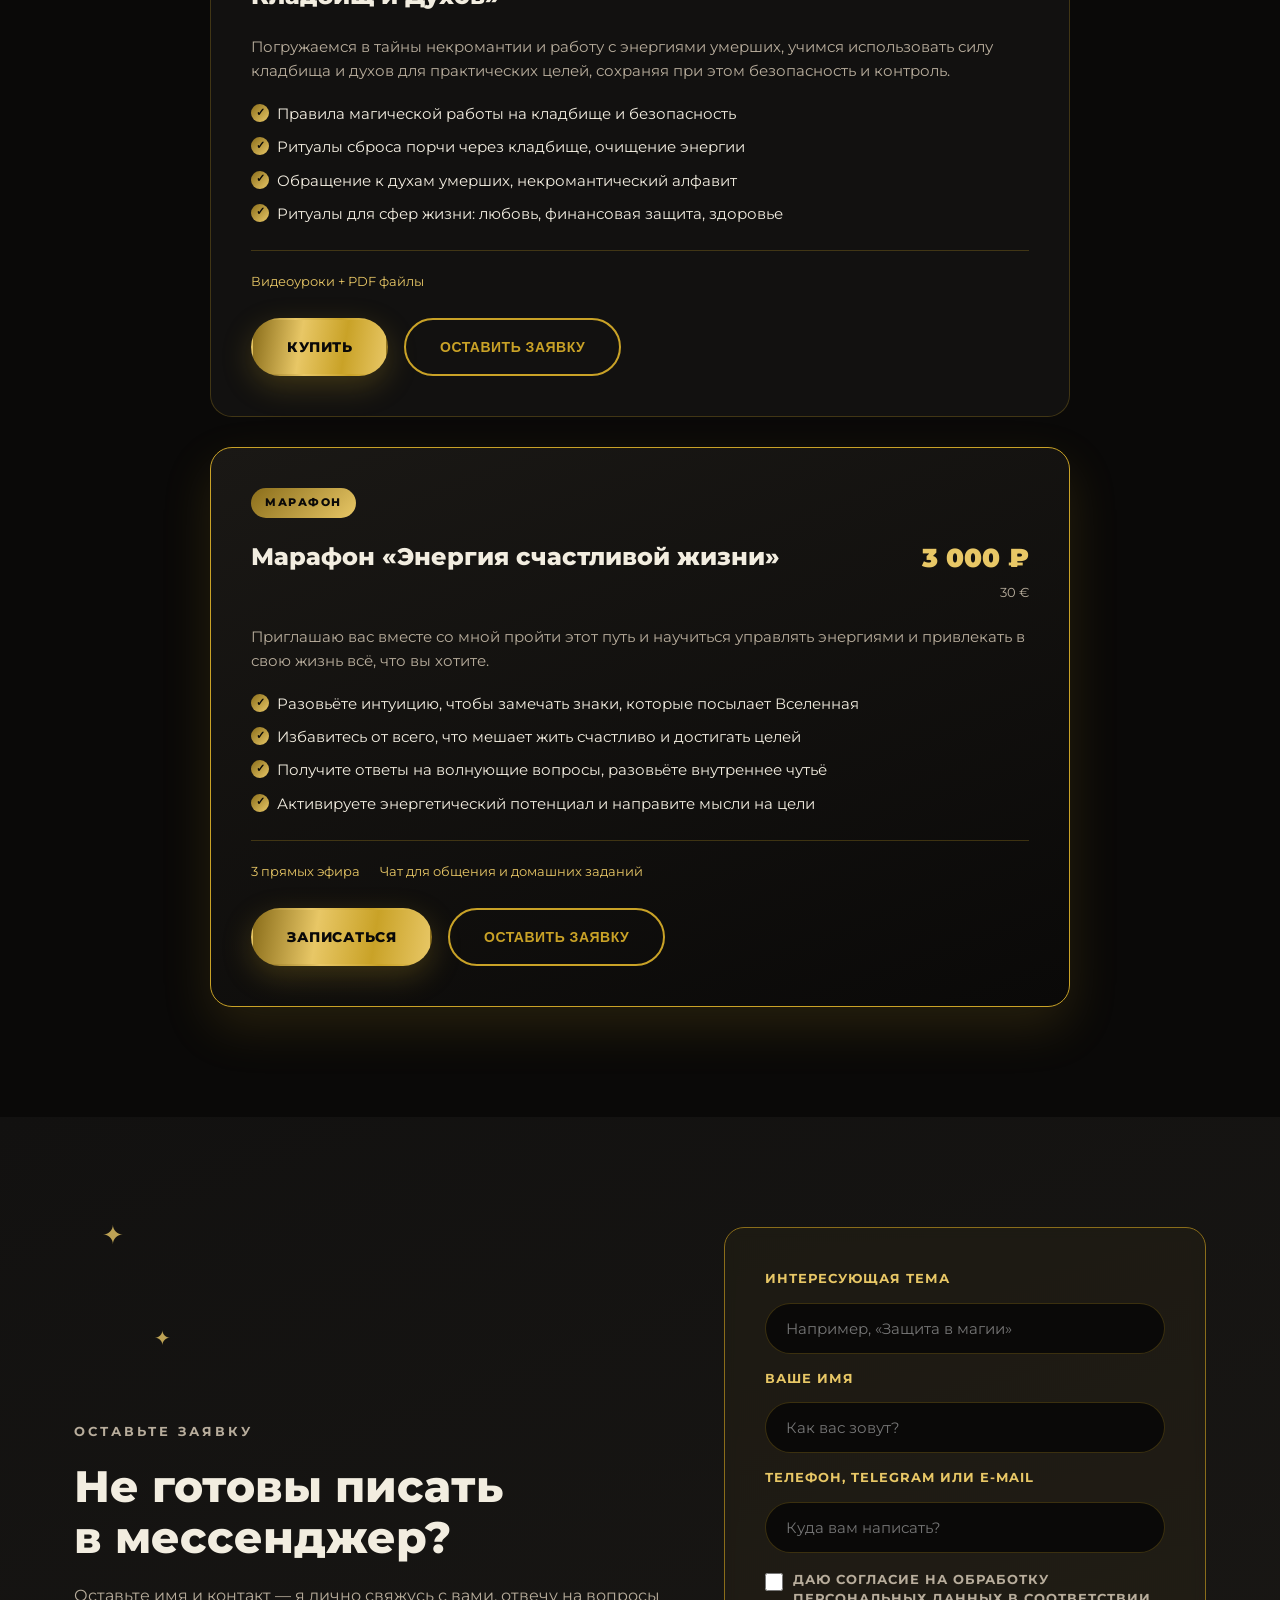
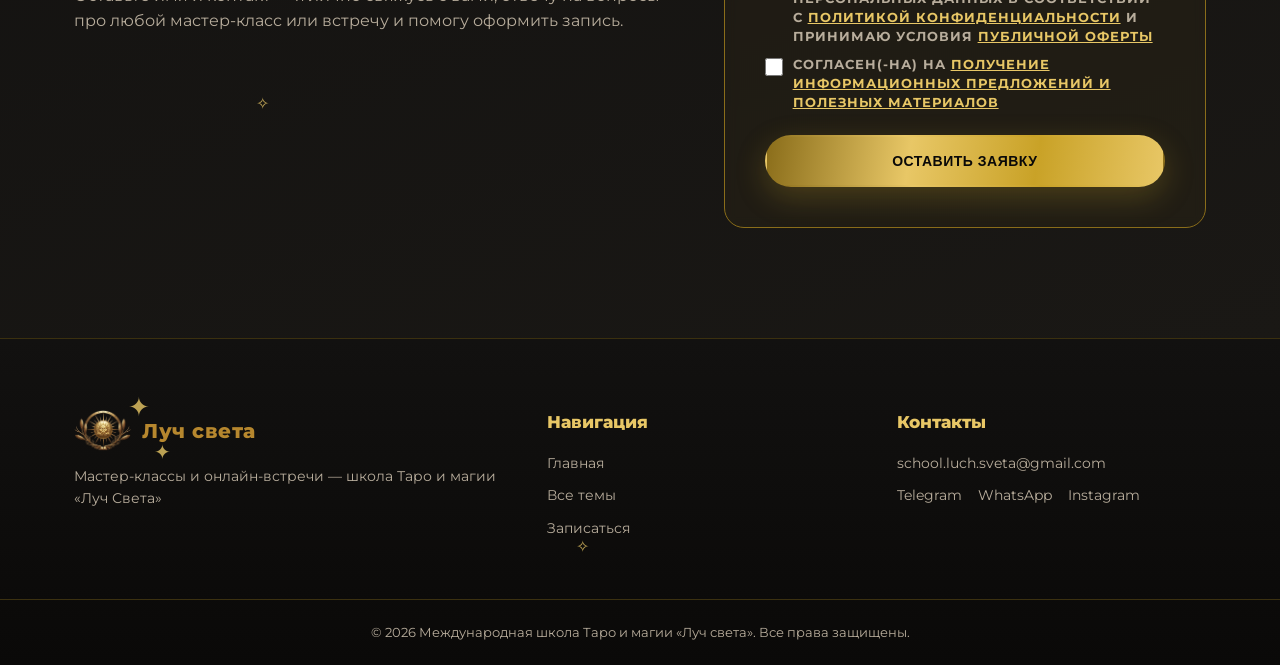
<file: master-klassy.html>
<!DOCTYPE html>
<html lang="ru">
<head>
<meta charset="UTF-8">
<meta name="viewport" content="width=device-width, initial-scale=1.0">
<title>Мастер-классы и онлайн-встречи — школа «Луч света»</title>
<meta name="description" content="Мастер-классы и онлайн-встречи Светланы Гюйо: защита в магии, работа с духами, алхимия времени, небесная магия, некромантия и сезонные ритуалы Колеса года.">
<link rel="canonical" href="https://luchsveta.net/master-klassy.html">
<meta property="og:locale" content="ru_RU">
<meta property="og:type" content="website">
<meta property="og:title" content="Мастер-классы и онлайн-встречи — школа «Луч Света»">
<meta property="og:description" content="Авторские мастер-классы Светланы Гюйо по защите, ритуалам, времени, звёздам и Колесу года.">
<meta property="og:url" content="https://luchsveta.net/master-klassy.html">
<meta property="og:image" content="https://luchsveta.net/images/card-support.jpg">
<meta property="og:image:alt" content="Разбор расклада Таро при свече">
<meta name="twitter:card" content="summary_large_image">
<meta name="twitter:title" content="Мастер-классы и онлайн-встречи — школа «Луч Света»">
<meta name="twitter:description" content="Авторские мастер-классы и онлайн-встречи по магии и Таро.">
<meta name="twitter:image" content="https://luchsveta.net/images/card-support.jpg">
<link rel="icon" href="images/favicon.png" type="image/png">
<link rel="preconnect" href="https://fonts.googleapis.com">
<link rel="preconnect" href="https://fonts.gstatic.com" crossorigin>
<link href="https://fonts.googleapis.com/css2?family=Montserrat:wght@300;400;500;600;700;800;900&display=swap" rel="stylesheet">
<link rel="stylesheet" href="css/style.css">
<link rel="stylesheet" href="css/faculty.css">
</head>
<body>

<!-- ===== HEADER ===== -->
<header class="header" id="header">
  <div class="container header__inner">
    <a href="index.html" class="logo">
      <img src="images/logo.webp" alt="Луч света" class="logo__img">
      <span class="logo__text">Луч света</span>
    </a>

    <nav class="nav" id="nav">
      <a href="index.html#programs" class="nav__link">Факультеты</a>
      <a href="#courses" class="nav__link">Все темы</a>
      <a href="#signup" class="nav__link">Записаться</a>
    </nav>

    <a href="#courses" class="btn btn--gold header__cta">Выбрать тему</a>

    <button class="burger" id="burger" aria-label="Меню">
      <span></span><span></span><span></span>
    </button>
  </div>
</header>

<!-- ===== HERO ===== -->
<section class="hero hero--photo" id="hero">
  <div class="hero__bg">
    <img src="images/card-support.jpg" alt="Разбор расклада Таро при свече" class="hero__bg-img">
    <div class="hero__bg-overlay"></div>
  </div>
  <div class="hero__decor" aria-hidden="true">
    <span class="sparkle sparkle--1">✦</span>
    <span class="sparkle sparkle--2">✧</span>
    <span class="sparkle sparkle--3">✦</span>
    <span class="sparkle sparkle--4">✧</span>
    <span class="sparkle sparkle--5">✦</span>
    <span class="sparkle sparkle--6">✧</span>
  </div>

  <div class="container hero__inner">
    <div class="hero__text reveal">
      <p class="eyebrow eyebrow--light">Быстрый старт и точечные темы</p>
      <h1 class="hero__title">Мастер-классы <span class="gold-text">и онлайн-встречи</span></h1>
      <p class="hero__lead">Формат для тех, кто хочет попробовать практику или углубиться в одну конкретную
        тему без обучения на полной программе — со мной, лично, в прямом эфире.</p>
      <div class="hero__actions">
        <a href="#courses" class="btn btn--gold btn--pulse">Смотреть темы</a>
        <a href="#signup" class="btn btn--ghost">Оставить заявку</a>
      </div>
    </div>
  </div>
</section>

<!-- ===== INTRO ===== -->
<section class="intro" id="intro">
  <div class="container intro__inner reveal">
    <p class="intro__hail">Мои дорогие…</p>
    <p class="intro__text">Не всегда нужно проходить полный курс, чтобы получить результат. Иногда достаточно
      одной глубокой встречи по конкретной теме — защите, работе с духами, магии времени или сезонному
      ритуалу. Здесь собраны все мои мастер-классы и живые онлайн-встречи: маленькие форматы с большой
      практической пользой.</p>
  </div>
</section>

<!-- ===== CATALOG ===== -->
<section class="courses" id="courses">
  <div class="container">
    <p class="eyebrow center">Все темы</p>
    <h2 class="section-title center">Выберите формат</h2>

    <div class="courses__list">

      <!-- 1 -->
      <article class="course-card reveal" id="tayny-krug">
        <div class="course-card__head">
          <h3 class="course-card__title">Онлайн-встреча «Тайный круг силы»</h3>
          <div class="course-card__price">
            <span class="course-card__price-num">2 990 ₽</span>
            <span class="course-card__price-alt">30 €</span>
          </div>
        </div>
        <p class="course-card__text">Это закрытые магические встречи, где мы собираемся в тёплом и безопасном
          пространстве силы. В определённые энергетические точки года мы открываем магический круг и проводим
          совместные практики и ритуалы — работаем с трансформацией жизни, обновлением энергии, освобождением
          от старого и усилением личной силы.</p>
        <p class="course-card__text">Это пространство для глубоких практик, где каждая ведьма может усилить
          свою энергию, получить новые инсайты и мягко направить события своей жизни.</p>
        <div class="course-card__meta">
          <span>Формат: живая онлайн-встреча</span>
        </div>
        <div class="course-card__actions">
          <a href="https://t.me/luch_sveta_taro?text=Светлана%2C%20здравствуйте!%20Хочу%20узнать%20о%20встрече%20%C2%ABТайный%20круг%20силы%C2%BB" target="_blank" rel="noopener" class="btn btn--gold">Записаться</a>
          <button type="button" class="btn btn--outline js-request-btn" data-course="Тайный круг силы">Оставить заявку</button>
        </div>
      </article>

      <!-- 2 -->
      <article class="course-card reveal" id="shabash">
        <div class="course-card__head">
          <h3 class="course-card__title">Онлайн-встреча «Шабаш. Колесо года»</h3>
          <div class="course-card__price">
            <span class="course-card__price-num">2 990 ₽</span>
            <span class="course-card__price-alt">30 €</span>
          </div>
        </div>
        <p class="course-card__text">Это магические встречи, посвящённые древним праздникам Колеса года —
          особым точкам силы, когда энергия мира меняется и открываются возможности для ритуальной работы.
          Мы собираемся в дни Самайна, Йоля, Имболка, Остары, Белтейна, Литы, Ламмаса и Мабона.</p>
        <p class="course-card__text">На каждой встрече мы создаём магический круг и проводим ритуалы,
          связанные с энергией праздника: очищение, защита, открытие дорог, усиление личной силы, работа
          с желаниями и жизненными целями.</p>
        <div class="course-card__meta">
          <span>Формат: живая онлайн-встреча</span>
        </div>
        <div class="course-card__actions">
          <a href="https://t.me/luch_sveta_taro?text=Светлана%2C%20здравствуйте!%20Хочу%20узнать%20о%20встрече%20%C2%ABШабаш.%20Колесо%20года%C2%BB" target="_blank" rel="noopener" class="btn btn--gold">Записаться</a>
          <button type="button" class="btn btn--outline js-request-btn" data-course="Шабаш. Колесо года">Оставить заявку</button>
        </div>
      </article>

      <!-- 3 -->
      <article class="course-card reveal" id="krug-gadaniy">
        <div class="course-card__head">
          <h3 class="course-card__title">Онлайн-встреча «Магический круг гаданий»</h3>
          <div class="course-card__price">
            <span class="course-card__price-num">2 990 ₽</span>
            <span class="course-card__price-alt">30 €</span>
          </div>
        </div>
        <p class="course-card__text">Эта встреча посвящена древним практикам гадания и живому магическому
          общению. Мы собираемся в кругу, чтобы провести старинные гадания — те самые, которые передавались
          из поколения в поколение: бабушкины способы предсказаний, символические практики и интуитивные
          методы чтения знаков. Также на встрече проходят гадания на картах Таро.</p>
        <p class="course-card__text">Я отвечаю на вопросы участников, помогаю посмотреть ситуацию глубже
          и даю подсказки для решения жизненных задач.</p>
        <div class="course-card__meta">
          <span>Формат: живая онлайн-встреча</span>
        </div>
        <div class="course-card__actions">
          <a href="https://t.me/luch_sveta_taro?text=Светлана%2C%20здравствуйте!%20Хочу%20узнать%20о%20встрече%20%C2%ABМагический%20круг%20гаданий%C2%BB" target="_blank" rel="noopener" class="btn btn--gold">Записаться</a>
          <button type="button" class="btn btn--outline js-request-btn" data-course="Магический круг гаданий">Оставить заявку</button>
        </div>
      </article>

      <!-- 4 -->
      <article class="course-card reveal" id="novy-god">
        <div class="course-card__head">
          <h3 class="course-card__title">Онлайн-встреча «Волшебный Новый год»</h3>
          <div class="course-card__price">
            <span class="course-card__price-num">2 990 ₽</span>
            <span class="course-card__price-alt">30 €</span>
          </div>
        </div>
        <p class="course-card__text">Особая магическая встреча, посвящённая открытию нового года и
          формированию его энергии. Мы проводим гадания на картах Таро на предстоящий год, разбираем
          кармические задачи и направления развития, выполняем ритуалы на открытие дорог, финансы и новые
          возможности, создаём талисманы на удачу, благополучие и успех.</p>
        <div class="course-card__meta">
          <span>Формат: живая онлайн-встреча</span>
        </div>
        <div class="course-card__actions">
          <a href="https://t.me/luch_sveta_taro?text=Светлана%2C%20здравствуйте!%20Хочу%20узнать%20о%20встрече%20%C2%ABВолшебный%20Новый%20год%C2%BB" target="_blank" rel="noopener" class="btn btn--gold">Записаться</a>
          <button type="button" class="btn btn--outline js-request-btn" data-course="Волшебный Новый год">Оставить заявку</button>
        </div>
      </article>

      <!-- 5 -->
      <article class="course-card course-card--featured reveal" id="zashchita">
        <div class="course-card__head">
          <h3 class="course-card__title">Мастер-класс «Защита в магии»</h3>
          <div class="course-card__price">
            <span class="course-card__price-num">6 000 ₽</span>
            <span class="course-card__price-alt">50 €</span>
          </div>
        </div>
        <p class="course-card__text">В мире магии невозможно обойтись без защит. Как выбрать то, что поможет
          именно вам? Ведь магические защиты такие разные! Иногда мы рассчитываем только на свою личную
          силу, но она не всегда помогает противостоять ударам со стороны.</p>
        <ul class="course-card__list">
          <li>Личная защита — что и как используется для защиты</li>
          <li>Защита при работе с клиентами (техники безопасности)</li>
          <li>Защита семьи</li>
          <li>Талисманы для защиты и талисман затмений</li>
        </ul>
        <div class="course-card__meta">
          <span>Видеоуроки + PDF файлы</span>
        </div>
        <div class="course-card__actions">
          <a href="https://t.me/luch_sveta_taro?text=Светлана%2C%20здравствуйте!%20Хочу%20записаться%20на%20мастер-класс%20%C2%ABЗащита%20в%20магии%C2%BB" target="_blank" rel="noopener" class="btn btn--gold">Купить</a>
          <button type="button" class="btn btn--outline js-request-btn" data-course="Защита в магии">Оставить заявку</button>
        </div>
      </article>

      <!-- 6 -->
      <article class="course-card reveal" id="duh-pomoshchnik">
        <div class="course-card__head">
          <h3 class="course-card__title">Мастер-класс «Как призвать духа-помощника»</h3>
          <div class="course-card__price">
            <span class="course-card__price-num">8 000 ₽</span>
            <span class="course-card__price-alt">80 €</span>
          </div>
        </div>
        <p class="course-card__text">На этом мастер-классе вы познакомитесь с практиками вызова и работы
          с духами-помощниками, освоите техники общения с ними и научитесь безопасно использовать их силу
          в жизни и магической практике.</p>
        <ul class="course-card__list">
          <li>Выбор духа-помощника — как понять, кто станет вашим союзником</li>
          <li>Вызов духов — безопасная практика контакта и настройка на энергию</li>
          <li>Наставление и общение, укрепление мантра и мудра</li>
          <li>Назначение помощников и защита при устранении</li>
        </ul>
        <div class="course-card__meta">
          <span>Видеоуроки + PDF файлы</span>
        </div>
        <div class="course-card__actions">
          <a href="https://t.me/luch_sveta_taro?text=Светлана%2C%20здравствуйте!%20Хочу%20записаться%20на%20мастер-класс%20%C2%ABКак%20призвать%20духа-помощника%C2%BB" target="_blank" rel="noopener" class="btn btn--gold">Купить</a>
          <button type="button" class="btn btn--outline js-request-btn" data-course="Как призвать духа-помощника">Оставить заявку</button>
        </div>
      </article>

      <!-- 7 -->
      <article class="course-card reveal" id="alhimiya-vremeni">
        <div class="course-card__head">
          <h3 class="course-card__title">Мастер-класс «Алхимия Времени»</h3>
          <div class="course-card__price">
            <span class="course-card__price-num">6 000 ₽</span>
            <span class="course-card__price-alt">60 €</span>
          </div>
        </div>
        <p class="course-card__text">Ключ к пониманию и работе с магией времени. Мы погружаемся в энергии
          времени, изучаем его законы и учимся использовать его как инструмент для достижения целей,
          трансформации событий и усиления личной энергии.</p>
        <ul class="course-card__list">
          <li>Понятие времени в магии — линейное, спиральное, обратное</li>
          <li>Магическая работа со временем — ускорение и замедление событий</li>
          <li>Использование часов магии — часы желаний, часы обратного времени</li>
          <li>Ритуалы времени — для реализации намерений и очищения блоков</li>
        </ul>
        <div class="course-card__meta">
          <span>Видеоуроки + PDF файлы</span>
        </div>
        <div class="course-card__actions">
          <a href="https://t.me/luch_sveta_taro?text=Светлана%2C%20здравствуйте!%20Хочу%20записаться%20на%20мастер-класс%20%C2%ABАлхимия%20Времени%C2%BB" target="_blank" rel="noopener" class="btn btn--gold">Купить</a>
          <button type="button" class="btn btn--outline js-request-btn" data-course="Алхимия Времени">Оставить заявку</button>
        </div>
      </article>

      <!-- 8 -->
      <article class="course-card reveal" id="oruzhie-magov">
        <div class="course-card__head">
          <h3 class="course-card__title">Мастер-класс «Оружие магов: сила и защита в ваших руках»</h3>
          <div class="course-card__price">
            <span class="course-card__price-num">6 000 ₽</span>
            <span class="course-card__price-alt">60 €</span>
          </div>
        </div>
        <p class="course-card__text">Погружаемся в искусство работы с магическим оружием — от ножей до
          кинжалов. Вы научитесь правильно заряжать, использовать и очищать своё оружие для магических
          целей и ритуалов.</p>
        <ul class="course-card__list">
          <li>Виды магического оружия и выбор подходящего для практики</li>
          <li>Зарядка и работа с оружием — наполнение энергией</li>
          <li>Ритуалы и очищение оружия, энергетическая защита</li>
          <li>Магия Таро и оружие — сочетание с ритуальными инструментами</li>
        </ul>
        <div class="course-card__meta">
          <span>Видеоуроки + PDF файлы</span>
        </div>
        <div class="course-card__actions">
          <a href="https://t.me/luch_sveta_taro?text=Светлана%2C%20здравствуйте!%20Хочу%20записаться%20на%20мастер-класс%20%C2%ABОружие%20магов%C2%BB" target="_blank" rel="noopener" class="btn btn--gold">Купить</a>
          <button type="button" class="btn btn--outline js-request-btn" data-course="Оружие магов">Оставить заявку</button>
        </div>
      </article>

      <!-- 9 -->
      <article class="course-card reveal" id="nebesnaya-magiya">
        <div class="course-card__head">
          <h3 class="course-card__title">Мастер-класс «Небесная магия»</h3>
          <div class="course-card__price">
            <span class="course-card__price-num">6 000 ₽</span>
            <span class="course-card__price-alt">60 €</span>
          </div>
        </div>
        <p class="course-card__text">Погружение в тайны звёздной магии, раскладов и ритуалов, соединяя
          астрологию, символику и магию пентаграмм и звёзд. Вы освоите работу с энергией звёзд для защиты,
          процветания, очищения и усиления личной силы.</p>
        <ul class="course-card__list">
          <li>Практика магии звёзд — работа с планетами и звёздными алтарями</li>
          <li>Расклады и пентаграммы — защитные схемы, денежные ритуалы</li>
          <li>Алтарь и ритуалы очищения от врагов и негатива</li>
          <li>Свойства и сущность звёзд в разных формах раскладов</li>
        </ul>
        <div class="course-card__meta">
          <span>Видеоуроки + PDF файлы</span>
        </div>
        <div class="course-card__actions">
          <a href="https://t.me/luch_sveta_taro?text=Светлана%2C%20здравствуйте!%20Хочу%20записаться%20на%20мастер-класс%20%C2%ABНебесная%20магия%C2%BB" target="_blank" rel="noopener" class="btn btn--gold">Купить</a>
          <button type="button" class="btn btn--outline js-request-btn" data-course="Небесная магия">Оставить заявку</button>
        </div>
      </article>

      <!-- 10 -->
      <article class="course-card reveal" id="nekromantiya">
        <div class="course-card__head">
          <h3 class="course-card__title">Мастер-класс «Некромантия: Силы Кладбищ и Духов»</h3>
          <div class="course-card__price">
            <span class="course-card__price-num">6 000 ₽</span>
            <span class="course-card__price-alt">60 €</span>
          </div>
        </div>
        <p class="course-card__text">Погружаемся в тайны некромантии и работу с энергиями умерших, учимся
          использовать силу кладбища и духов для практических целей, сохраняя при этом безопасность
          и контроль.</p>
        <ul class="course-card__list">
          <li>Правила магической работы на кладбище и безопасность</li>
          <li>Ритуалы сброса порчи через кладбище, очищение энергии</li>
          <li>Обращение к духам умерших, некромантический алфавит</li>
          <li>Ритуалы для сфер жизни: любовь, финансовая защита, здоровье</li>
        </ul>
        <div class="course-card__meta">
          <span>Видеоуроки + PDF файлы</span>
        </div>
        <div class="course-card__actions">
          <a href="https://t.me/luch_sveta_taro?text=Светлана%2C%20здравствуйте!%20Хочу%20записаться%20на%20мастер-класс%20%C2%ABНекромантия%C2%BB" target="_blank" rel="noopener" class="btn btn--gold">Купить</a>
          <button type="button" class="btn btn--outline js-request-btn" data-course="Некромантия">Оставить заявку</button>
        </div>
      </article>

      <!-- 11 -->
      <article class="course-card course-card--flagship reveal" id="energiya-zhizni">
        <span class="course-card__badge">Марафон</span>
        <div class="course-card__head">
          <h3 class="course-card__title">Марафон «Энергия счастливой жизни»</h3>
          <div class="course-card__price">
            <span class="course-card__price-num">3 000 ₽</span>
            <span class="course-card__price-alt">30 €</span>
          </div>
        </div>
        <p class="course-card__text">Приглашаю вас вместе со мной пройти этот путь и научиться управлять
          энергиями и привлекать в свою жизнь всё, что вы хотите.</p>
        <ul class="course-card__list">
          <li>Разовьёте интуицию, чтобы замечать знаки, которые посылает Вселенная</li>
          <li>Избавитесь от всего, что мешает жить счастливо и достигать целей</li>
          <li>Получите ответы на волнующие вопросы, разовьёте внутреннее чутьё</li>
          <li>Активируете энергетический потенциал и направите мысли на цели</li>
        </ul>
        <div class="course-card__meta">
          <span>3 прямых эфира</span>
          <span>Чат для общения и домашних заданий</span>
        </div>
        <div class="course-card__actions">
          <a href="https://t.me/luch_sveta_taro?text=Светлана%2C%20здравствуйте!%20Хочу%20узнать%20о%20марафоне%20%C2%ABЭнергия%20счастливой%20жизни%C2%BB" target="_blank" rel="noopener" class="btn btn--gold">Записаться</a>
          <button type="button" class="btn btn--outline js-request-btn" data-course="Энергия счастливой жизни">Оставить заявку</button>
        </div>
      </article>

    </div>
  </div>
</section>

<!-- ===== SIGNUP ===== -->
<section class="signup" id="signup">
  <div class="signup__decor" aria-hidden="true">
    <span class="sparkle sparkle--1">✦</span>
    <span class="sparkle sparkle--2">✧</span>
    <span class="sparkle sparkle--3">✦</span>
  </div>
  <div class="container signup__inner">
    <div class="signup__text reveal">
      <p class="eyebrow eyebrow--light">Оставьте заявку</p>
      <h2 class="section-title section-title--light">Не готовы писать<br>в мессенджер?</h2>
      <p>Оставьте имя и контакт — я лично свяжусь с вами, отвечу на вопросы про любой мастер-класс
        или встречу и помогу оформить запись.</p>
    </div>
    <form class="signup__form reveal" id="signupForm" name="masterclass-signup" method="POST" data-netlify="true" netlify-honeypot="bot-field">
      <input type="hidden" name="form-name" value="masterclass-signup">
      <p class="hp-field"><label>Не заполняйте это поле: <input name="bot-field"></label></p>
      <label for="signupCourse">Интересующая тема</label>
      <input type="text" id="signupCourse" name="course" placeholder="Например, «Защита в магии»">
      <label for="signupName">Ваше имя</label>
      <input type="text" id="signupName" name="name" placeholder="Как вас зовут?" required>
      <label for="signupContact">Телефон, Telegram или e-mail</label>
      <input type="text" id="signupContact" name="contact" placeholder="Куда вам написать?" required>

      <div class="signup__consent">
        <label class="checkbox">
          <input type="checkbox" id="consentPersonal" name="consentPersonal" required>
          <span>Даю согласие на обработку персональных данных в соответствии с
            <a href="https://disk.yandex.ru/i/xYldLM75zHaz2A" target="_blank" rel="noopener">Политикой конфиденциальности</a>
            и принимаю условия
            <a href="https://disk.yandex.ru/i/STKi7FZz2ebWxA" target="_blank" rel="noopener">Публичной оферты</a></span>
        </label>
        <label class="checkbox">
          <input type="checkbox" id="consentMarketing" name="consentMarketing">
          <span>Согласен(-на) на
            <a href="https://disk.yandex.ru/i/cDI3Xm2uae9X4Q" target="_blank" rel="noopener">получение информационных предложений и полезных материалов</a></span>
        </label>
      </div>

      <button type="submit" class="btn btn--gold">Оставить заявку</button>
    </form>
  </div>
</section>

<!-- ===== FOOTER ===== -->
<footer class="footer" id="contacts">
  <div class="footer__decor" aria-hidden="true">
    <span class="sparkle sparkle--1">✦</span>
    <span class="sparkle sparkle--2">✧</span>
    <span class="sparkle sparkle--3">✦</span>
  </div>
  <div class="container footer__inner">
    <div class="footer__brand">
      <a href="index.html" class="logo">
        <img src="images/logo.webp" alt="Луч света" class="logo__img">
        <span class="logo__text">Луч света</span>
      </a>
      <p>Мастер-классы и онлайн-встречи — школа Таро и магии «Луч Света»</p>
    </div>

    <div class="footer__col">
      <h4>Навигация</h4>
      <a href="index.html">Главная</a>
      <a href="#courses">Все темы</a>
      <a href="#signup">Записаться</a>
    </div>

    <div class="footer__col">
      <h4>Контакты</h4>
      <a href="mailto:school.luch.sveta@gmail.com">school.luch.sveta@gmail.com</a>
      <div class="footer__social">
        <a href="https://t.me/luch_sveta_taro" target="_blank" rel="noopener" aria-label="Telegram">Telegram</a>
        <a href="https://wa.me/33745048600" target="_blank" rel="noopener" aria-label="WhatsApp">WhatsApp</a>
        <a href="https://www.instagram.com/taro.vedma.ritual/?hl=ru" target="_blank" rel="noopener" aria-label="Instagram">Instagram</a>
      </div>
    </div>
  </div>
  <div class="footer__bottom">
    <p>© 2026 Международная школа Таро и магии «Луч света». Все права защищены.</p>
  </div>
</footer>

<script src="js/faculty.js"></script>
</body>
</html>
</file>
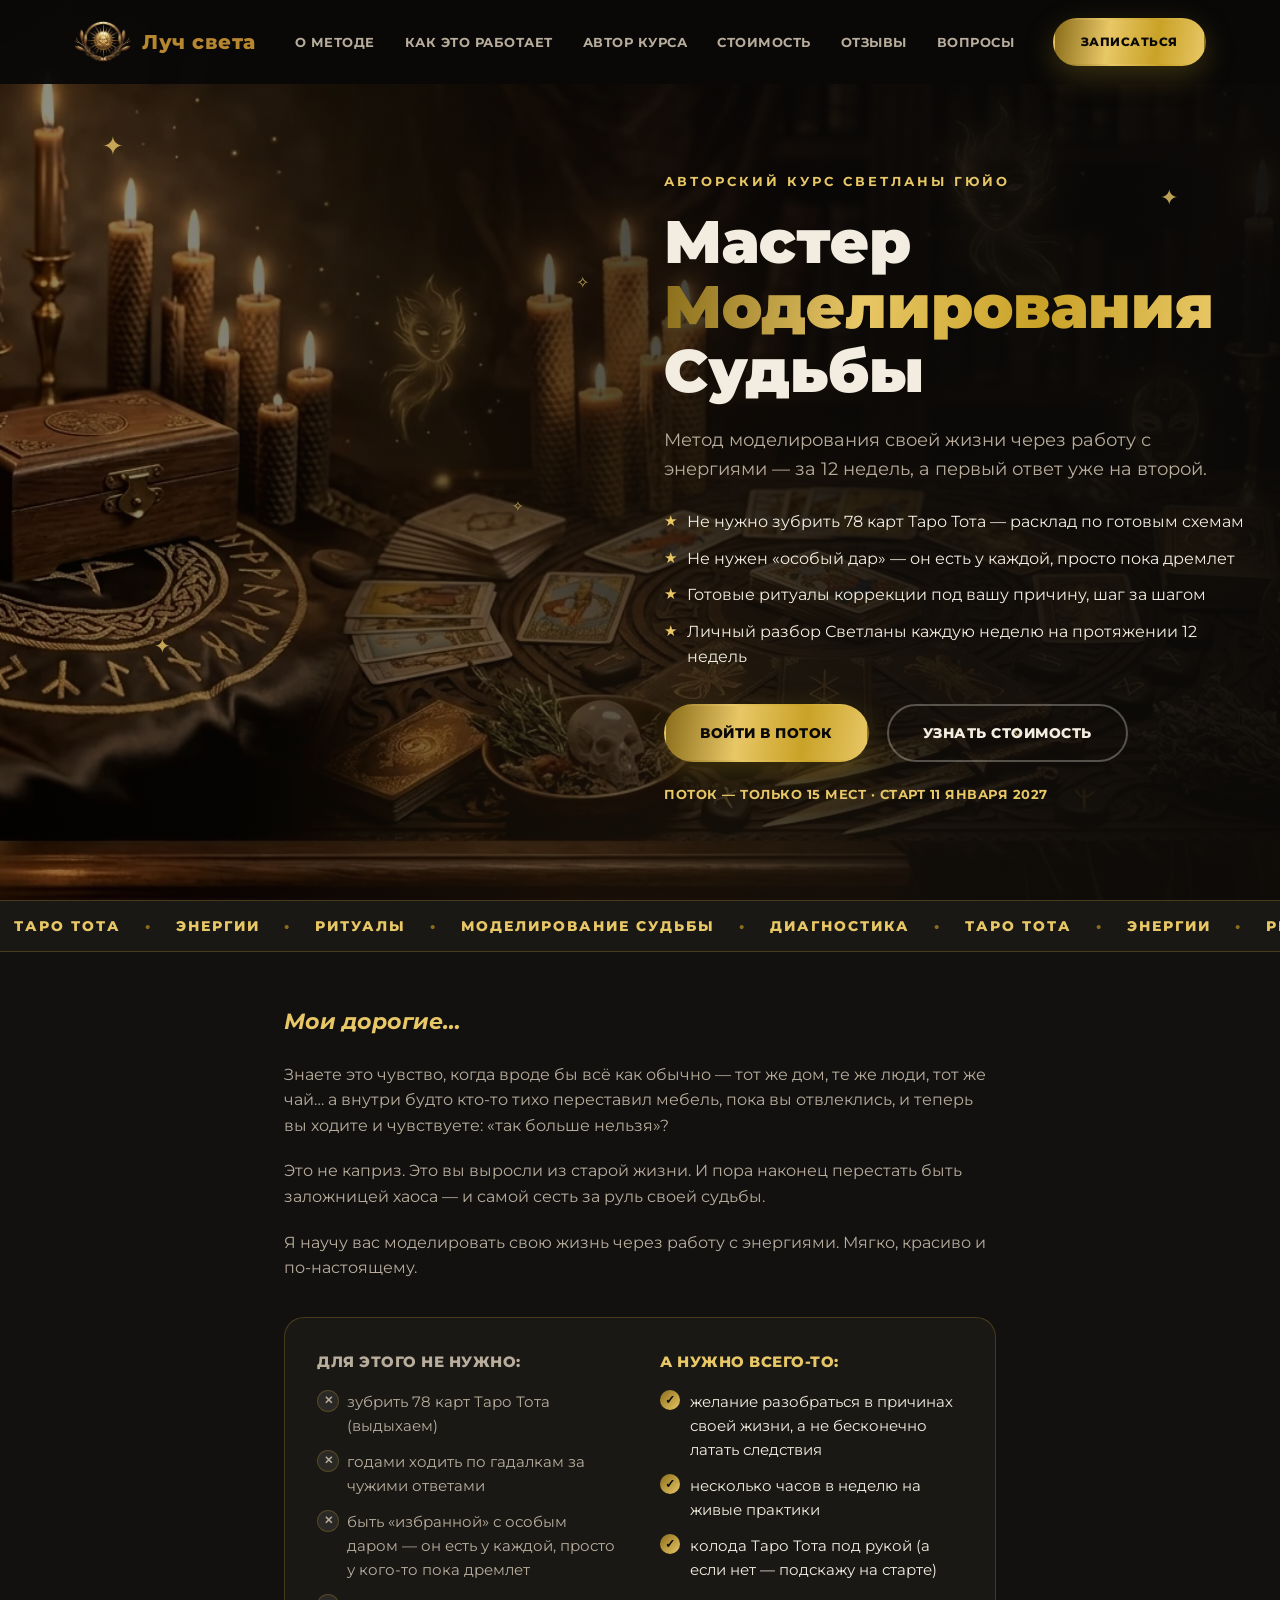
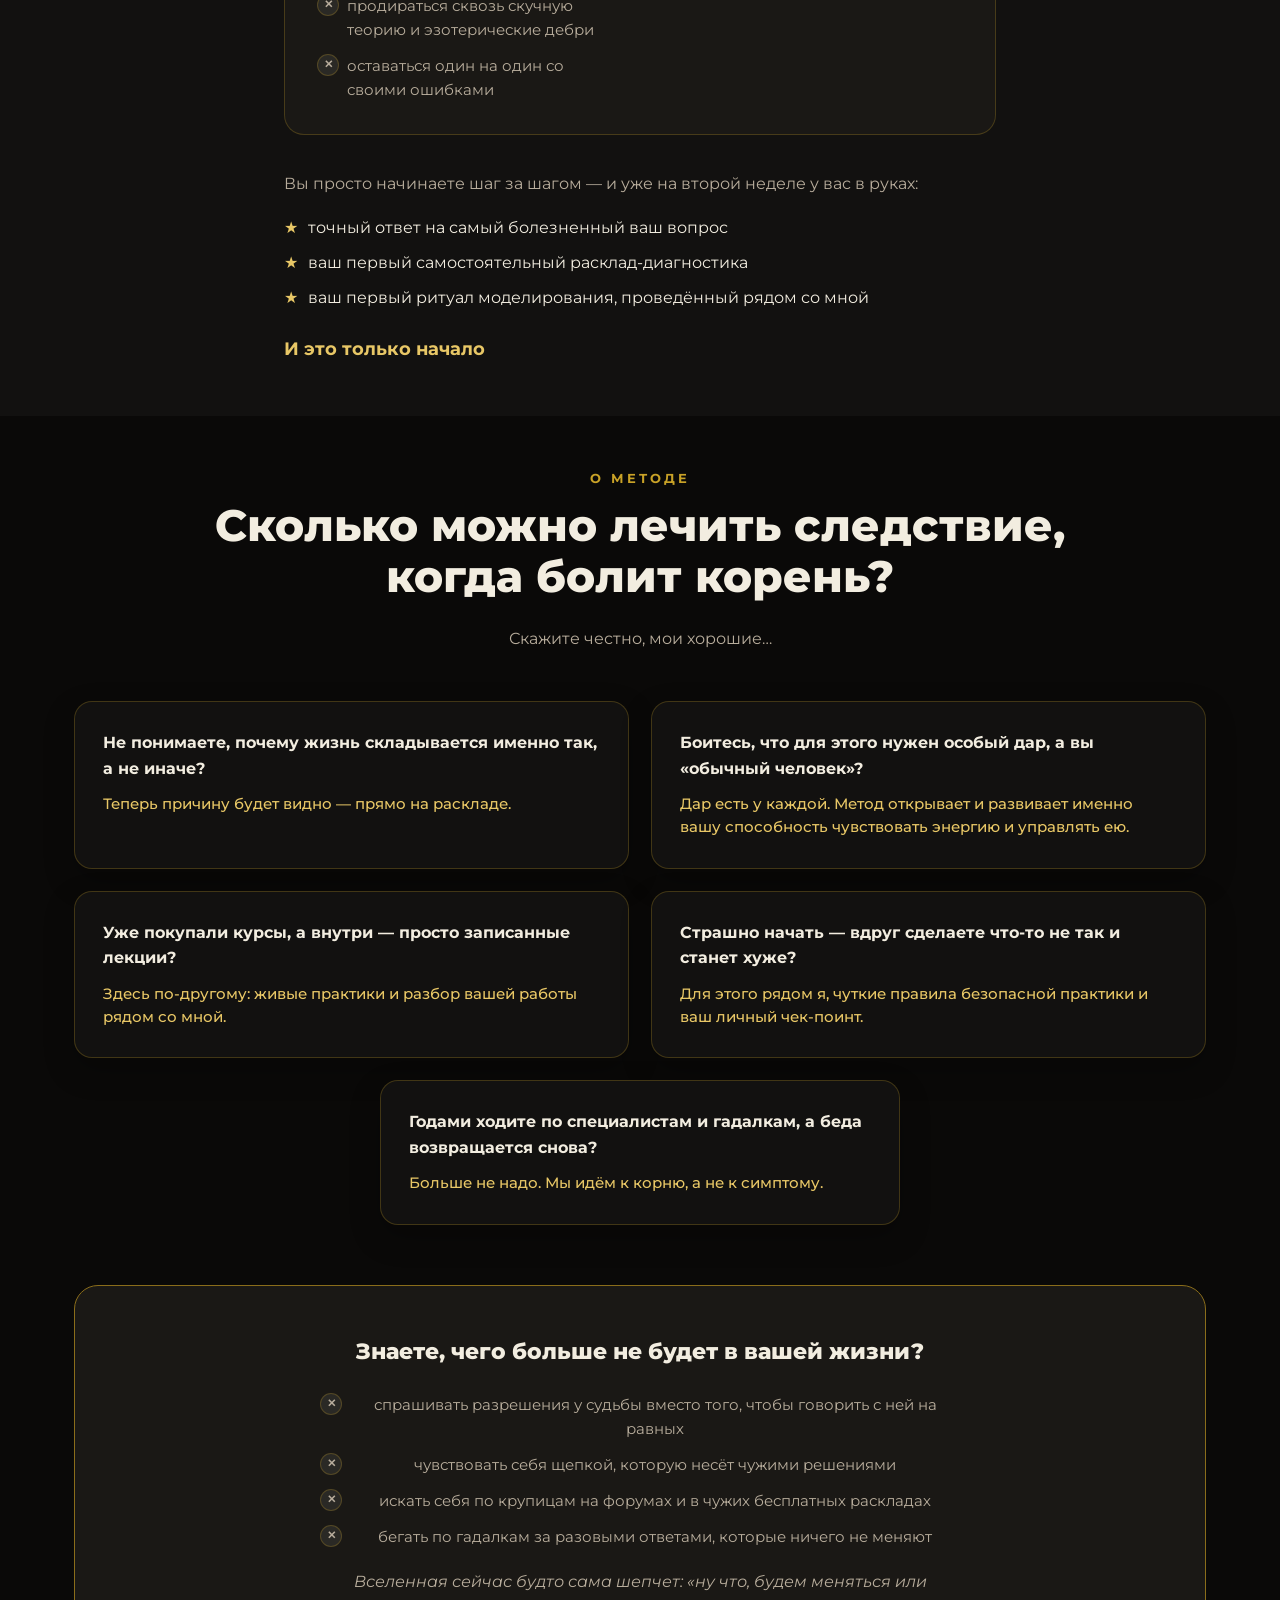
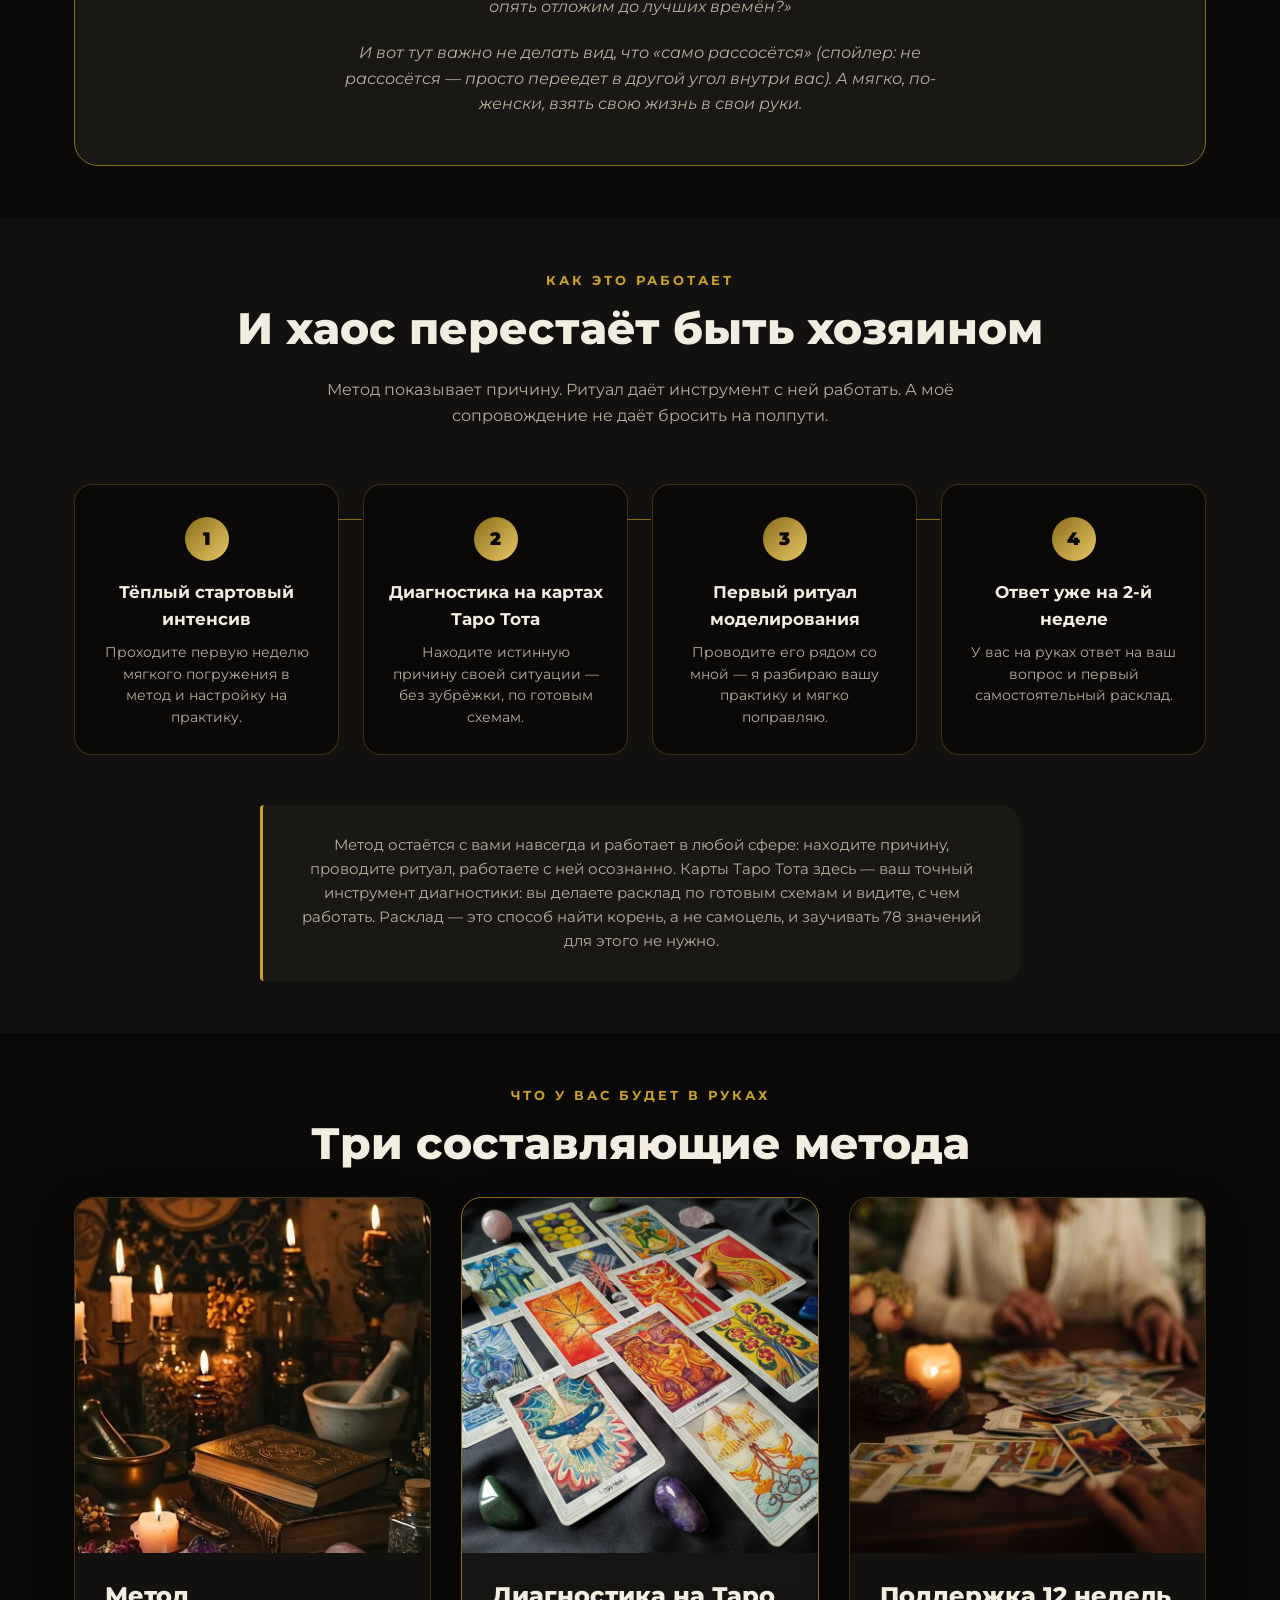
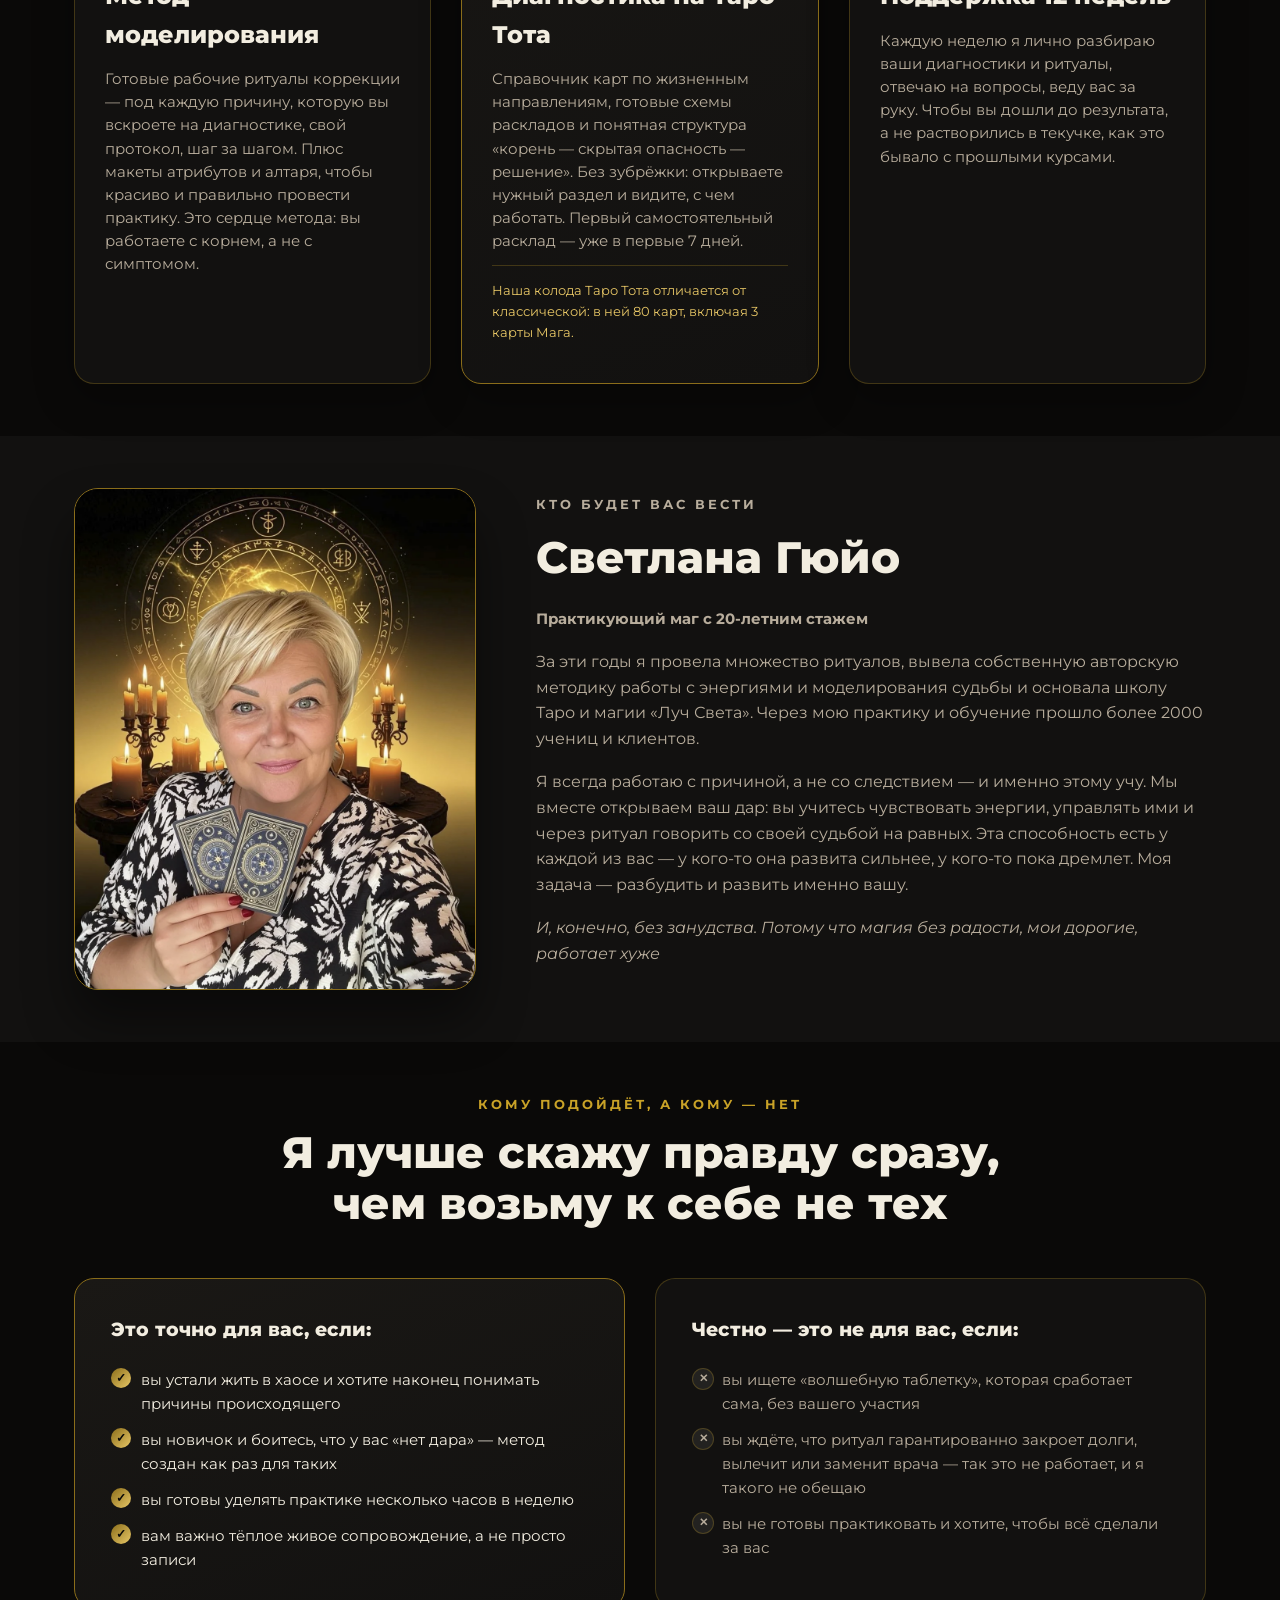
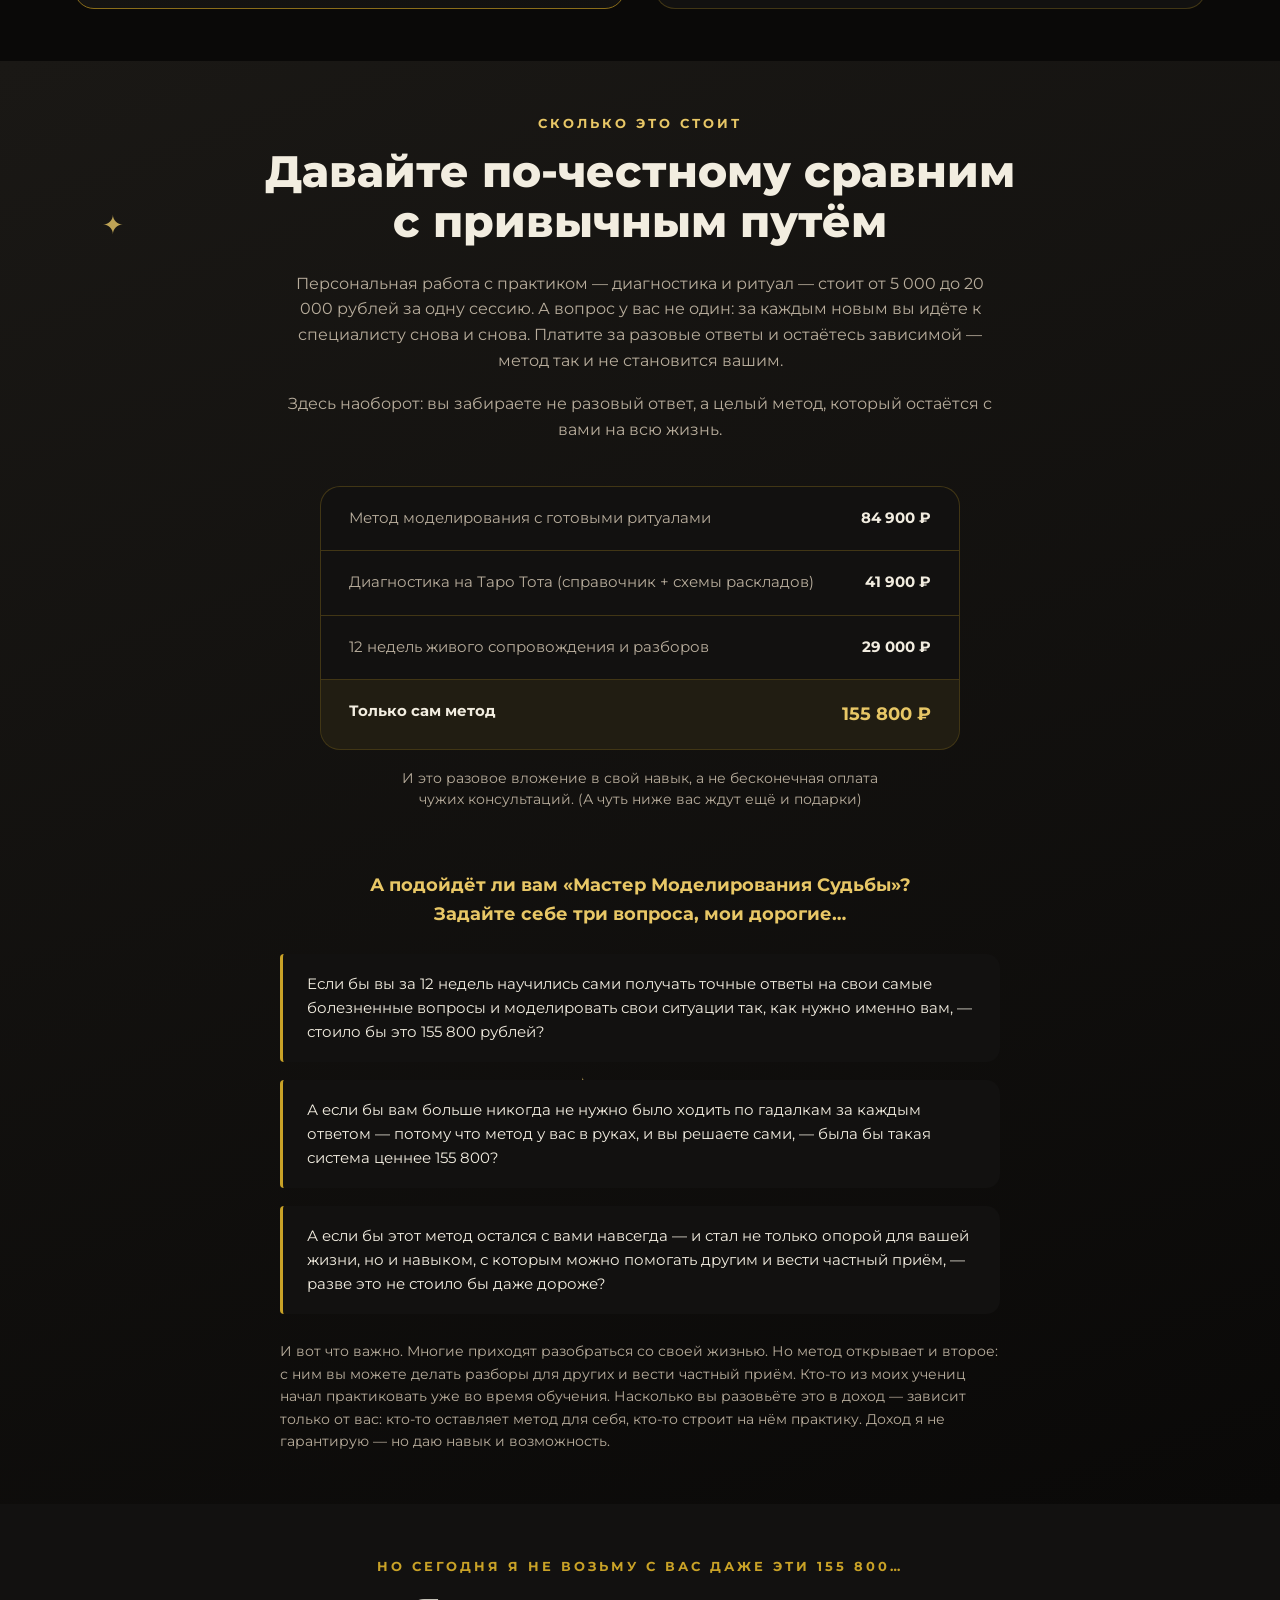
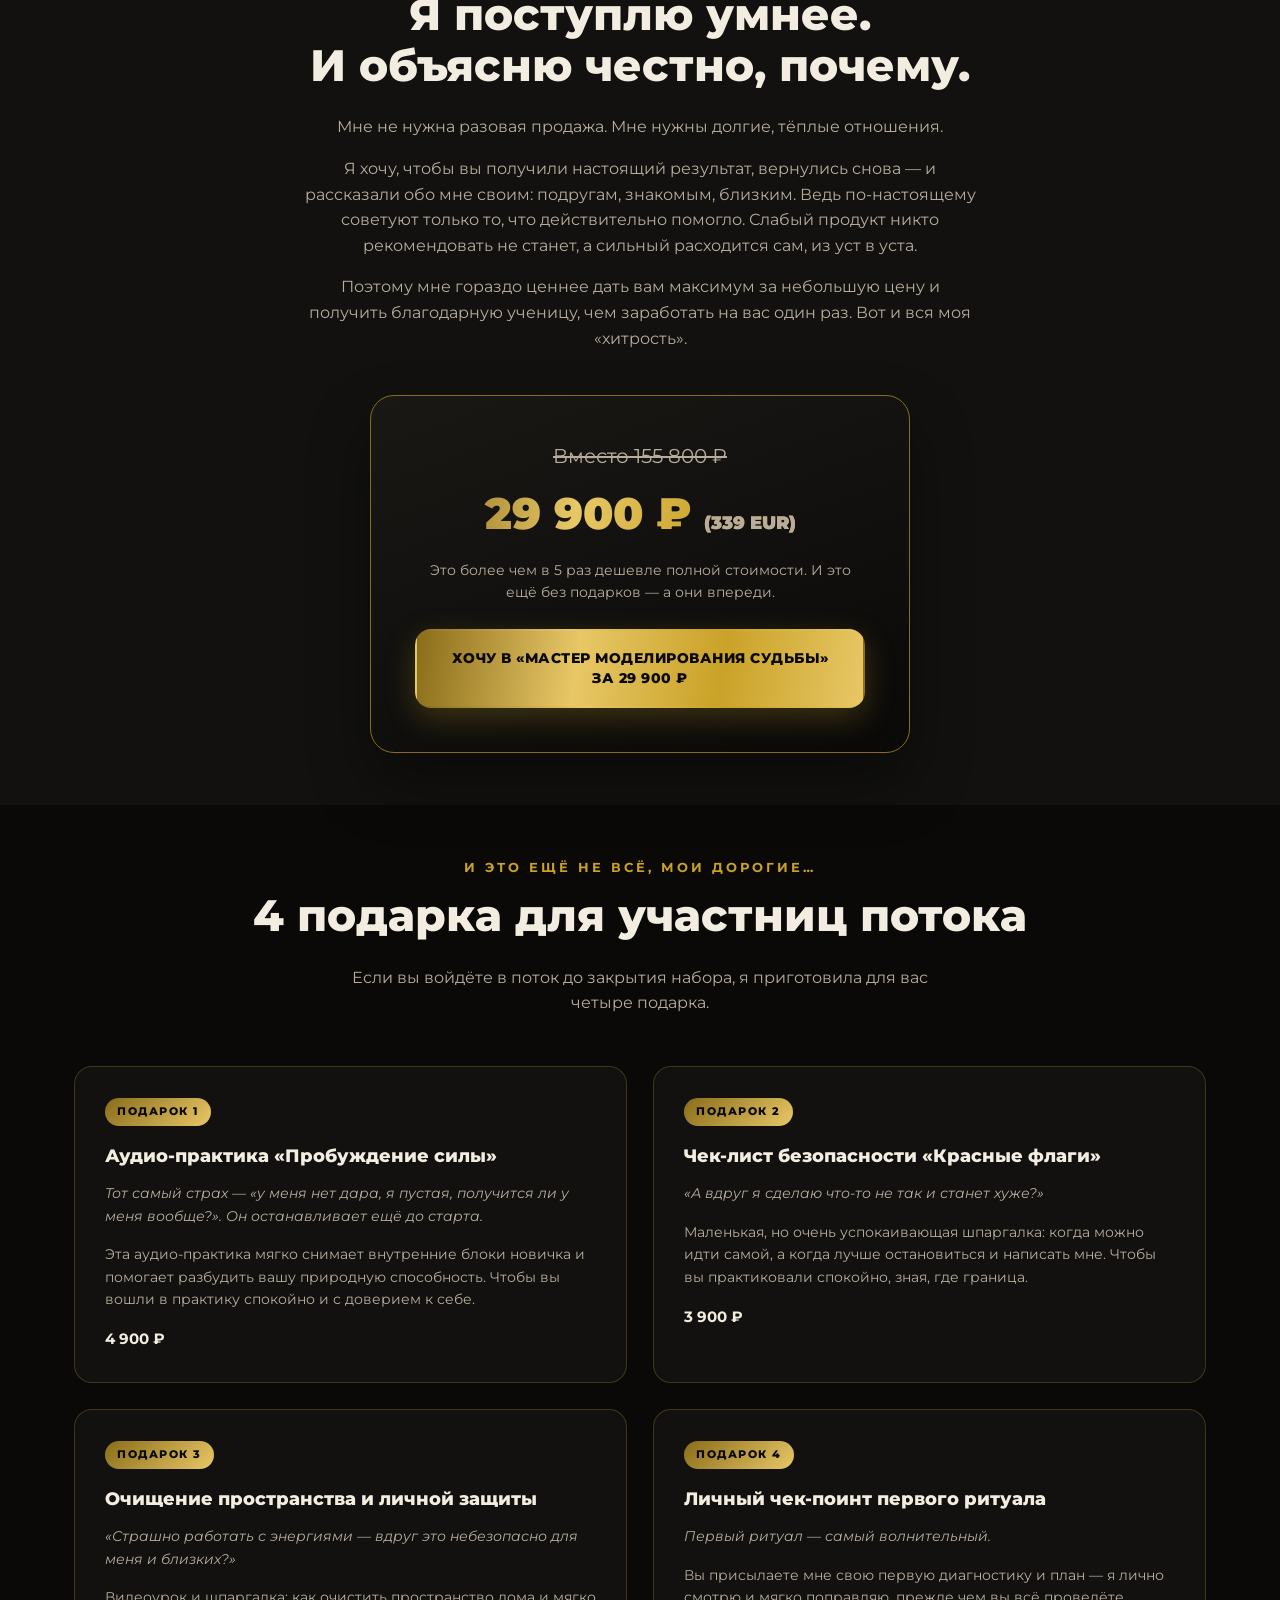
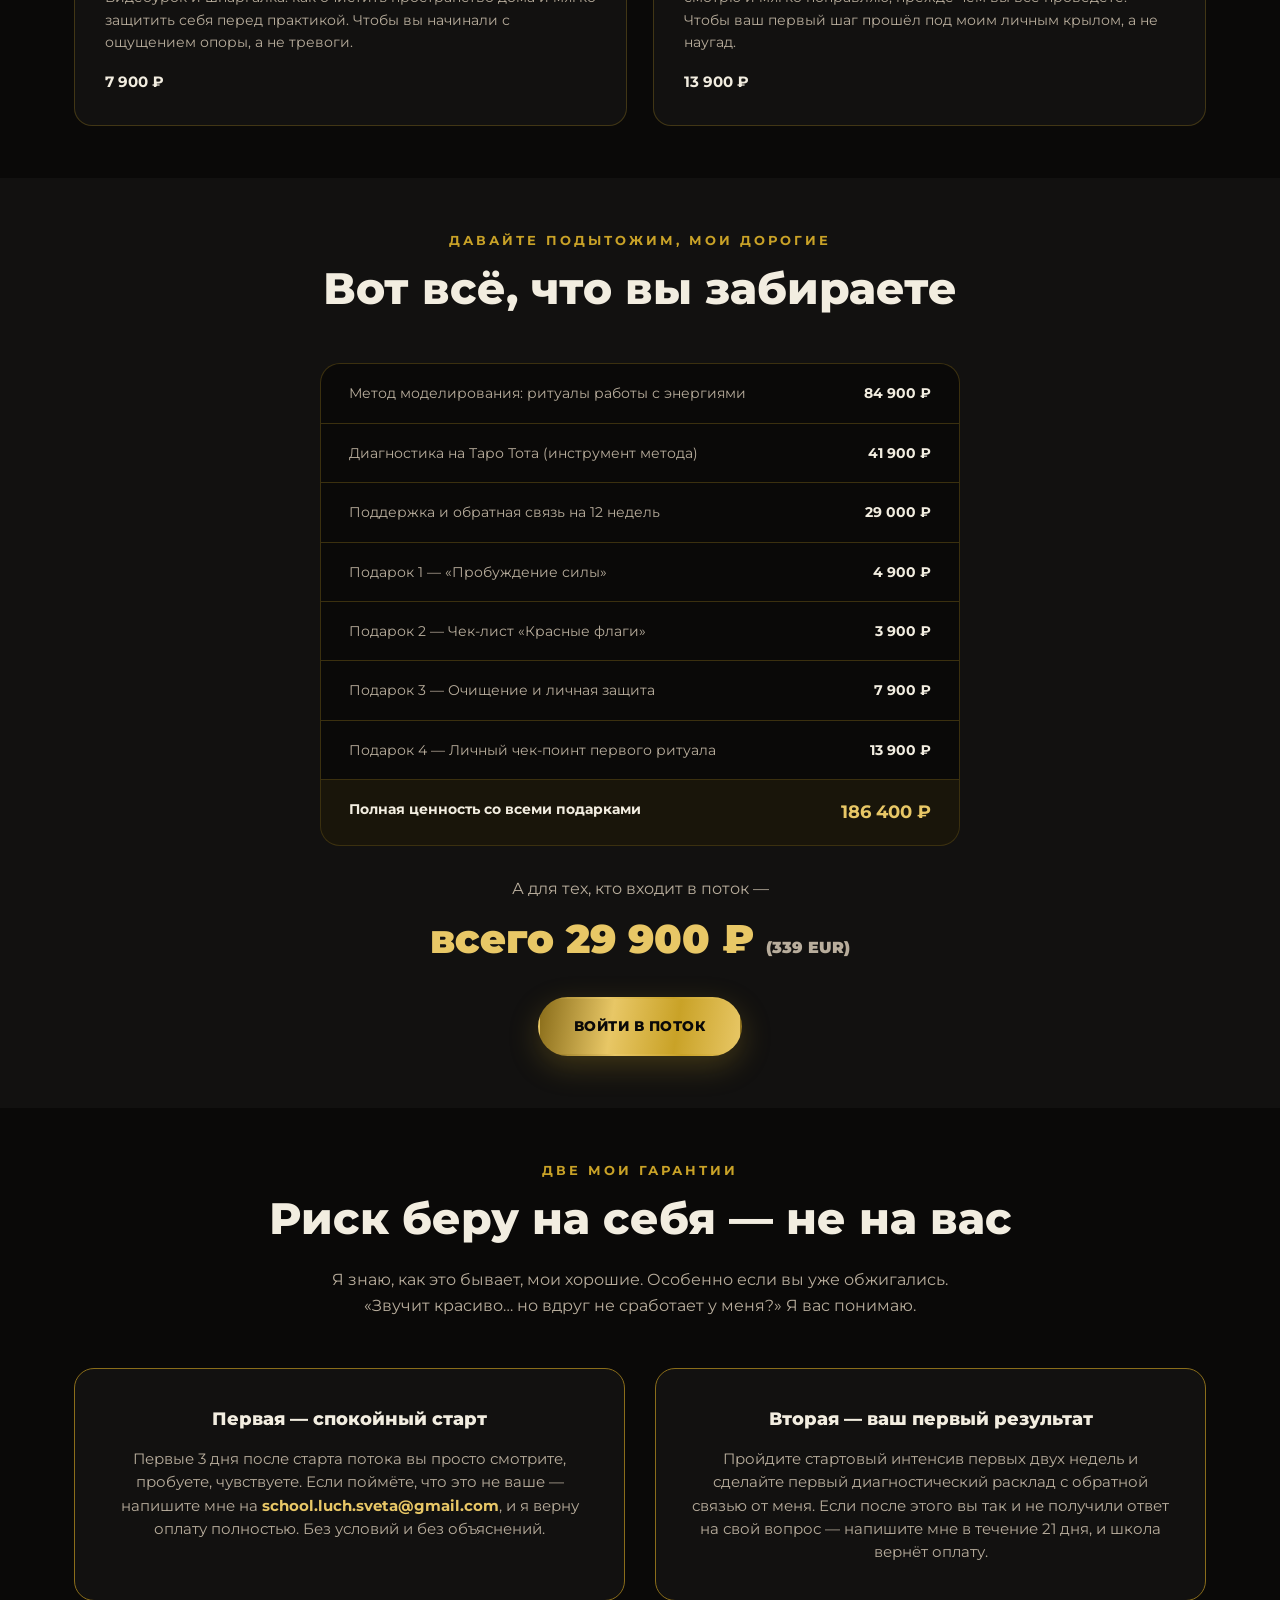
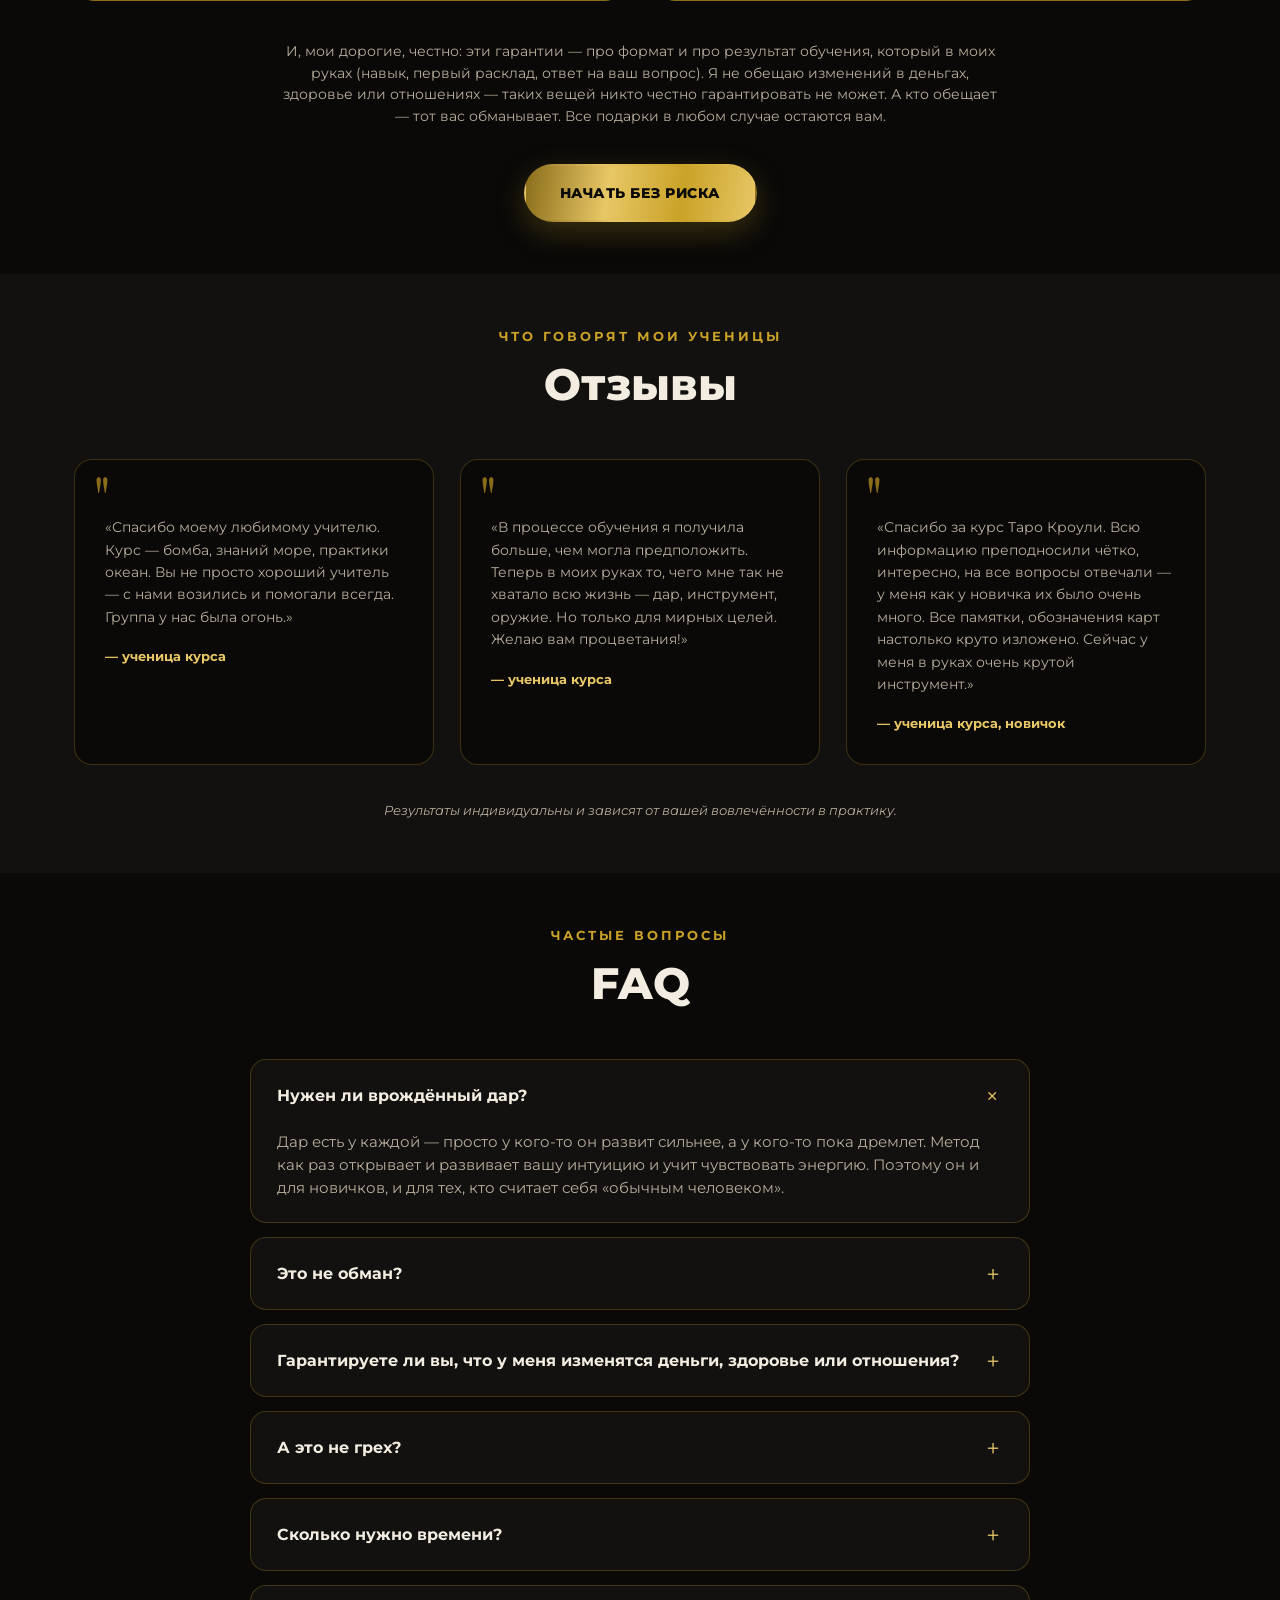
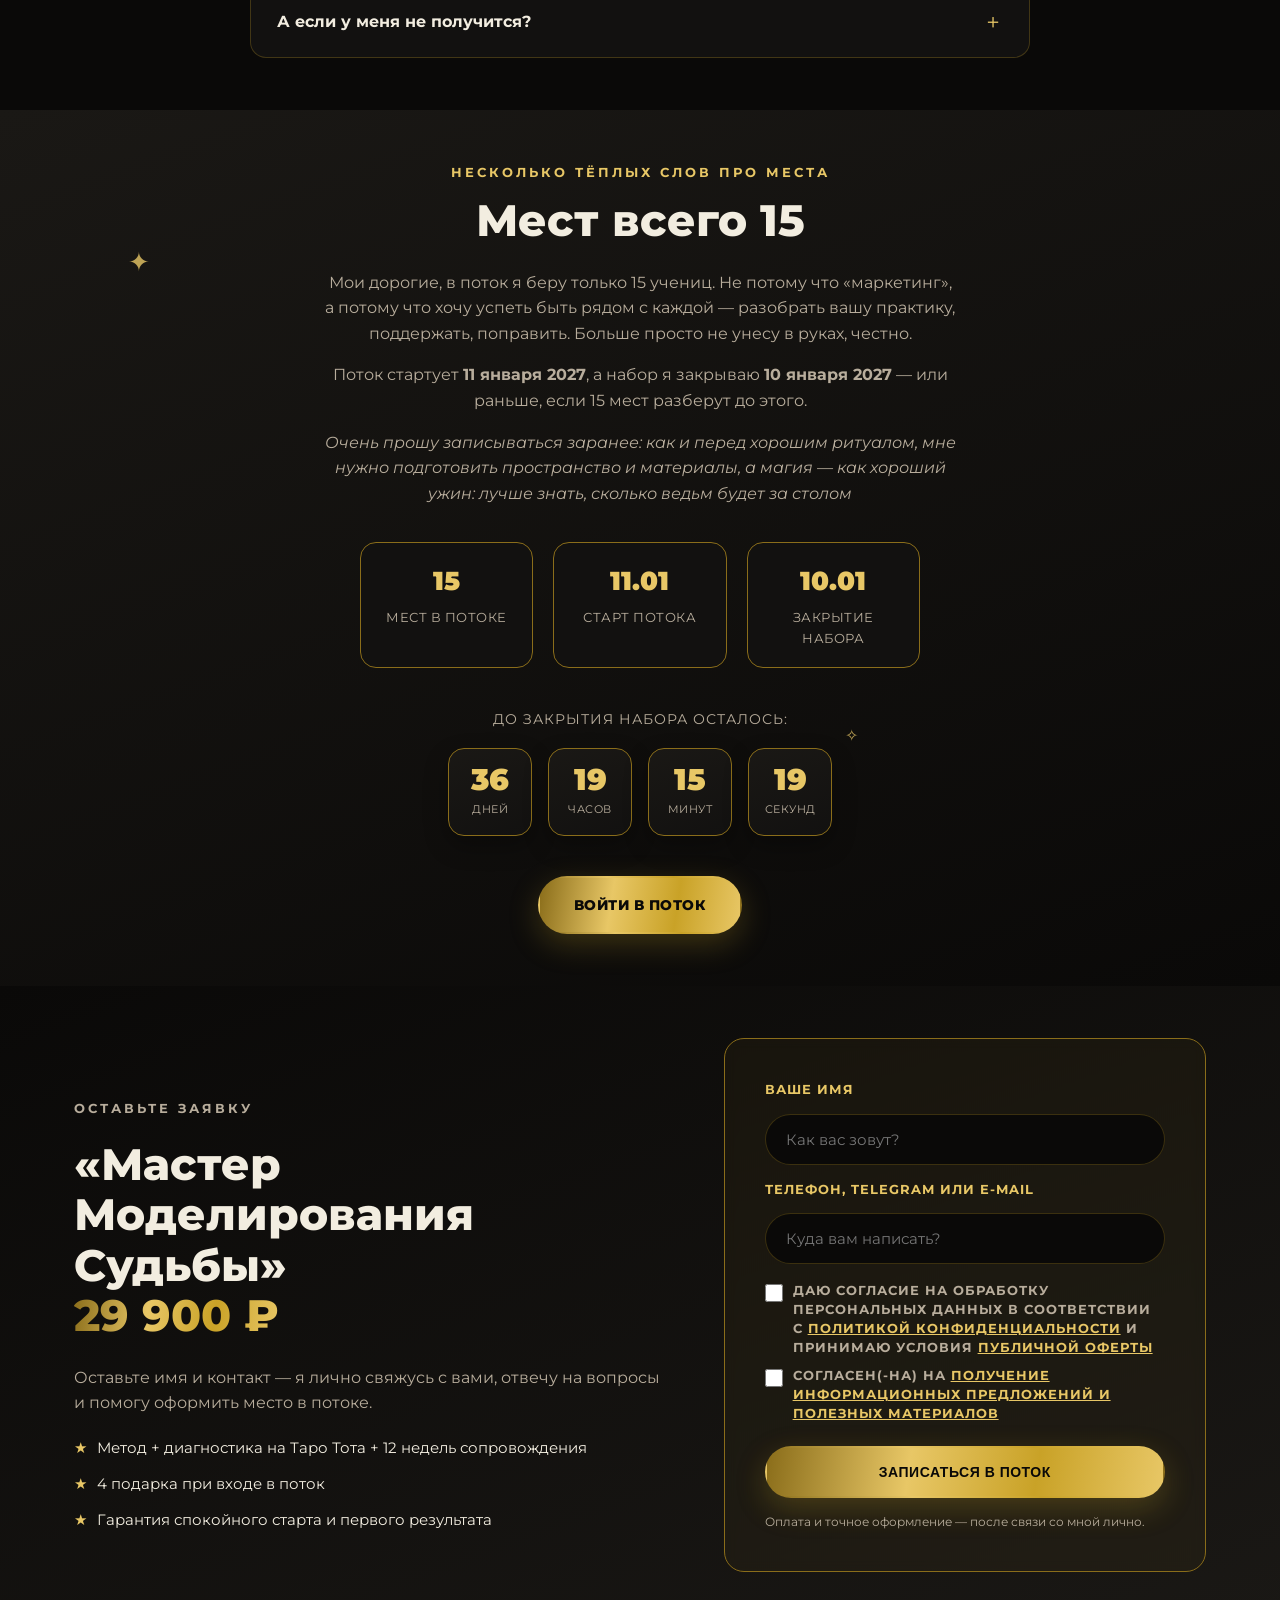
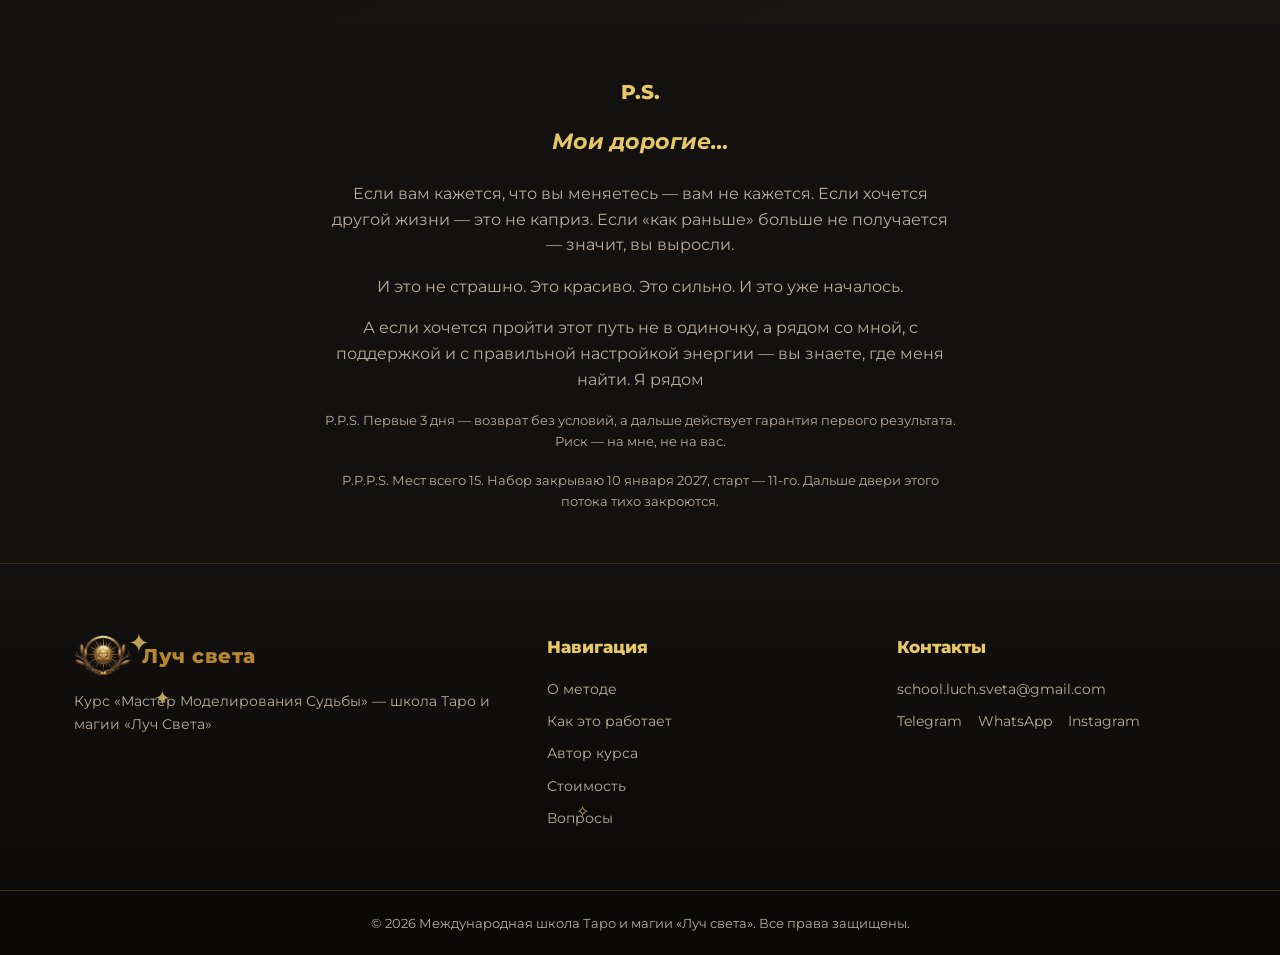
<file: master-modelirovaniya-sudby.html>
<!DOCTYPE html>
<html lang="ru">
<head>
<meta charset="UTF-8">
<meta name="viewport" content="width=device-width, initial-scale=1.0">
<title>Мастер Моделирования Судьбы — авторский курс Светланы Гюйо</title>
<meta name="description" content="Метод моделирования своей жизни через работу с энергиями за 12 недель. Диагностика на Таро Тота, готовые ритуалы, личное сопровождение Светланы Гюйо.">
<link rel="canonical" href="https://luchsveta.net/master-modelirovaniya-sudby.html">
<meta property="og:locale" content="ru_RU">
<meta property="og:type" content="website">
<meta property="og:title" content="Мастер Моделирования Судьбы — авторский курс Светланы Гюйо">
<meta property="og:description" content="Авторская программа по моделированию жизненных сценариев, диагностике на Таро Тота и работе с энергиями.">
<meta property="og:url" content="https://luchsveta.net/master-modelirovaniya-sudby.html">
<meta property="og:image" content="https://luchsveta.net/images/Gemini_Generated_Image_fttw4ifttw4ifttw.png">
<meta property="og:image:alt" content="Стол с картами Таро, свечами и магическими атрибутами">
<meta name="twitter:card" content="summary_large_image">
<meta name="twitter:title" content="Мастер Моделирования Судьбы — авторский курс">
<meta name="twitter:description" content="Авторская программа Светланы Гюйо по моделированию жизненных сценариев.">
<meta name="twitter:image" content="https://luchsveta.net/images/Gemini_Generated_Image_fttw4ifttw4ifttw.png">
<link rel="icon" href="images/favicon.png" type="image/png">
<link rel="preconnect" href="https://fonts.googleapis.com">
<link rel="preconnect" href="https://fonts.gstatic.com" crossorigin>
<link href="https://fonts.googleapis.com/css2?family=Montserrat:wght@300;400;500;600;700;800;900&family=Playfair+Display:ital,wght@0,600;0,700;1,600&display=swap" rel="stylesheet">
<link rel="stylesheet" href="css/style.css">
<link rel="stylesheet" href="css/course.css">
<link rel="stylesheet" href="css/master-course.css?v=20261010">
<script type="application/ld+json">
{
  "@context": "https://schema.org",
  "@type": "Course",
  "name": "Мастер Моделирования Судьбы",
  "description": "Авторская программа Светланы Гюйо по моделированию жизненных сценариев, диагностике на Таро Тота и работе с энергиями.",
  "url": "https://luchsveta.net/master-modelirovaniya-sudby.html",
  "provider": {
    "@type": "EducationalOrganization",
    "name": "Международная школа Таро и магии «Луч Света»",
    "url": "https://luchsveta.net/"
  },
  "inLanguage": "ru-RU"
}
</script>
</head>
<body class="master-course">

<!-- ===== HEADER ===== -->
<header class="header" id="header">
  <div class="container header__inner">
    <a href="#hero" class="logo">
      <img src="images/logo.webp" alt="Луч света" class="logo__img">
      <span class="logo__text">Луч света</span>
    </a>

    <nav class="nav" id="nav">
      <a href="#pain" class="nav__link">О методе</a>
      <a href="#how" class="nav__link">Как это работает</a>
      <a href="#author" class="nav__link">Автор курса</a>
      <a href="#price" class="nav__link">Стоимость</a>
      <a href="#reviews" class="nav__link">Отзывы</a>
      <a href="#faq" class="nav__link">Вопросы</a>
    </nav>

    <a href="#signup" class="btn btn--gold header__cta">Записаться</a>

    <button class="burger" id="burger" aria-label="Меню">
      <span></span><span></span><span></span>
    </button>
  </div>
</header>

<!-- ===== HERO ===== -->
<section class="hero hero--photo" id="hero">
  <div class="hero__bg">
    <img src="images/hero-tarot.webp" alt="Стол с картами Таро, свечами и магическими атрибутами" class="hero__bg-img">
    <div class="hero__bg-overlay"></div>
  </div>
  <div class="hero__decor" aria-hidden="true">
    <span class="sparkle sparkle--1">✦</span>
    <span class="sparkle sparkle--2">✧</span>
    <span class="sparkle sparkle--3">✦</span>
    <span class="sparkle sparkle--4">✧</span>
    <span class="sparkle sparkle--5">✦</span>
    <span class="sparkle sparkle--6">✧</span>
  </div>

  <div class="container hero__inner hero__inner--photo">
    <div class="hero__text reveal">
      <div class="hero__brand">
        <p class="eyebrow eyebrow--light">Авторский курс Светланы Гюйо</p>
      </div>
      <h1 class="hero__title">Мастер <span class="gold-text">Моделирования</span> Судьбы</h1>
      <p class="hero__lead">Метод моделирования своей жизни через работу с энергиями — за 12 недель, а первый ответ уже на второй.</p>
      <ul class="hero__features">
        <li><span class="star">★</span> Не нужно зубрить 78 карт Таро Тота — расклад по готовым схемам</li>
        <li><span class="star">★</span> Не нужен «особый дар» — он есть у каждой, просто пока дремлет</li>
        <li><span class="star">★</span> Готовые ритуалы коррекции под вашу причину, шаг за шагом</li>
        <li><span class="star">★</span> Личный разбор Светланы каждую неделю на протяжении 12 недель</li>
      </ul>
      <div class="hero__actions">
        <a href="#signup" class="btn btn--gold btn--pulse hero__cta">Войти в поток</a>
        <a href="#price" class="btn btn--ghost">Узнать стоимость</a>
      </div>
      <p class="hero__note">Поток — только 15 мест · старт 11 января 2027</p>
    </div>
  </div>
</section>

<!-- ===== MARQUEE ===== -->
<div class="marquee">
  <div class="marquee__track">
    <span>ТАРО ТОТА</span><span class="dot">•</span><span>ЭНЕРГИИ</span><span class="dot">•</span><span>РИТУАЛЫ</span><span class="dot">•</span><span>МОДЕЛИРОВАНИЕ СУДЬБЫ</span><span class="dot">•</span><span>ДИАГНОСТИКА</span><span class="dot">•</span>
    <span>ТАРО ТОТА</span><span class="dot">•</span><span>ЭНЕРГИИ</span><span class="dot">•</span><span>РИТУАЛЫ</span><span class="dot">•</span><span>МОДЕЛИРОВАНИЕ СУДЬБЫ</span><span class="dot">•</span><span>ДИАГНОСТИКА</span><span class="dot">•</span>
    <span>ТАРО ТОТА</span><span class="dot">•</span><span>ЭНЕРГИИ</span><span class="dot">•</span><span>РИТУАЛЫ</span><span class="dot">•</span><span>МОДЕЛИРОВАНИЕ СУДЬБЫ</span><span class="dot">•</span><span>ДИАГНОСТИКА</span><span class="dot">•</span>
    <span>ТАРО ТОТА</span><span class="dot">•</span><span>ЭНЕРГИИ</span><span class="dot">•</span><span>РИТУАЛЫ</span><span class="dot">•</span><span>МОДЕЛИРОВАНИЕ СУДЬБЫ</span><span class="dot">•</span><span>ДИАГНОСТИКА</span><span class="dot">•</span>
    <span>ТАРО ТОТА</span><span class="dot">•</span><span>ЭНЕРГИИ</span><span class="dot">•</span><span>РИТУАЛЫ</span><span class="dot">•</span><span>МОДЕЛИРОВАНИЕ СУДЬБЫ</span><span class="dot">•</span><span>ДИАГНОСТИКА</span><span class="dot">•</span>
    <span>ТАРО ТОТА</span><span class="dot">•</span><span>ЭНЕРГИИ</span><span class="dot">•</span><span>РИТУАЛЫ</span><span class="dot">•</span><span>МОДЕЛИРОВАНИЕ СУДЬБЫ</span><span class="dot">•</span><span>ДИАГНОСТИКА</span><span class="dot">•</span>
  </div>
</div>

<!-- ===== INTRO LETTER ===== -->
<section class="intro" id="intro">
  <div class="container intro__inner reveal">
    <p class="intro__hail">Мои дорогие…</p>
    <p class="intro__text">Знаете это чувство, когда вроде бы всё как обычно — тот же дом, те же люди, тот же чай…
      а внутри будто кто-то тихо переставил мебель, пока вы отвлеклись, и теперь вы ходите и чувствуете:
      «так больше нельзя»?</p>
    <p class="intro__text">Это не каприз. Это вы выросли из старой жизни. И пора наконец перестать быть заложницей
      хаоса — и самой сесть за руль своей судьбы.</p>
    <p class="intro__text">Я научу вас моделировать свою жизнь через работу с энергиями. Мягко, красиво и по-настоящему.</p>

    <div class="intro__grid">
      <div class="intro__col">
        <p class="intro__col-title intro__col-title--no">Для этого не нужно:</p>
        <ul class="cross-list">
          <li>зубрить 78 карт Таро Тота (выдыхаем)</li>
          <li>годами ходить по гадалкам за чужими ответами</li>
          <li>быть «избранной» с особым даром — он есть у каждой, просто у кого-то пока дремлет</li>
          <li>продираться сквозь скучную теорию и эзотерические дебри</li>
          <li>оставаться один на один со своими ошибками</li>
        </ul>
      </div>
      <div class="intro__col">
        <p class="intro__col-title intro__col-title--yes">А нужно всего-то:</p>
        <ul class="check-list">
          <li>желание разобраться в причинах своей жизни, а не бесконечно латать следствия</li>
          <li>несколько часов в неделю на живые практики</li>
          <li>колода Таро Тота под рукой (а если нет — подскажу на старте)</li>
        </ul>
      </div>
    </div>

    <p class="intro__text">Вы просто начинаете шаг за шагом — и уже на второй неделе у вас в руках:</p>
    <ul class="intro__results">
      <li><span class="star">★</span> точный ответ на самый болезненный ваш вопрос</li>
      <li><span class="star">★</span> ваш первый самостоятельный расклад-диагностика</li>
      <li><span class="star">★</span> ваш первый ритуал моделирования, проведённый рядом со мной</li>
    </ul>
    <p class="intro__signoff">И это только начало</p>
  </div>
</section>

<!-- ===== PAIN ===== -->
<section class="pain" id="pain">
  <div class="container">
    <p class="eyebrow center">О методе</p>
    <h2 class="section-title center pulse-text">Сколько можно лечить следствие,<br>когда болит корень?</h2>
    <p class="section-subtitle center">Скажите честно, мои хорошие…</p>

    <div class="pain__grid">
      <div class="pain__card reveal">
        <p class="pain__q">Не понимаете, почему жизнь складывается именно так, а не иначе?</p>
        <p class="pain__a">Теперь причину будет видно — прямо на раскладе.</p>
      </div>
      <div class="pain__card reveal">
        <p class="pain__q">Боитесь, что для этого нужен особый дар, а вы «обычный человек»?</p>
        <p class="pain__a">Дар есть у каждой. Метод открывает и развивает именно вашу способность чувствовать энергию и управлять ею.</p>
      </div>
      <div class="pain__card reveal">
        <p class="pain__q">Уже покупали курсы, а внутри — просто записанные лекции?</p>
        <p class="pain__a">Здесь по-другому: живые практики и разбор вашей работы рядом со мной.</p>
      </div>
      <div class="pain__card reveal">
        <p class="pain__q">Страшно начать — вдруг сделаете что-то не так и станет хуже?</p>
        <p class="pain__a">Для этого рядом я, чуткие правила безопасной практики и ваш личный чек-поинт.</p>
      </div>
      <div class="pain__card reveal">
        <p class="pain__q">Годами ходите по специалистам и гадалкам, а беда возвращается снова?</p>
        <p class="pain__a">Больше не надо. Мы идём к корню, а не к симптому.</p>
      </div>
    </div>

    <div class="pain__bye reveal">
      <p class="pain__bye-title">Знаете, чего больше не будет в вашей жизни?</p>
      <ul class="cross-list cross-list--center">
        <li>спрашивать разрешения у судьбы вместо того, чтобы говорить с ней на равных</li>
        <li>чувствовать себя щепкой, которую несёт чужими решениями</li>
        <li>искать себя по крупицам на форумах и в чужих бесплатных раскладах</li>
        <li>бегать по гадалкам за разовыми ответами, которые ничего не меняют</li>
      </ul>
      <p class="pain__whisper">Вселенная сейчас будто сама шепчет: «ну что, будем меняться или опять отложим до лучших времён?»</p>
      <p class="pain__whisper">И вот тут важно не делать вид, что «само рассосётся» (спойлер: не рассосётся — просто переедет
        в другой угол внутри вас). А мягко, по-женски, взять свою жизнь в свои руки.</p>
    </div>
  </div>
</section>

<!-- ===== HOW IT WORKS (vehicle) ===== -->
<section class="how" id="how">
  <div class="container">
    <p class="eyebrow center">Как это работает</p>
    <h2 class="section-title center">И хаос перестаёт быть хозяином</h2>
    <p class="section-subtitle center">Метод показывает причину. Ритуал даёт инструмент с ней работать.
      А моё сопровождение не даёт бросить на полпути.</p>

    <div class="timeline">
      <div class="timeline__item reveal">
        <div class="timeline__num">1</div>
        <div class="timeline__body">
          <h3>Тёплый стартовый интенсив</h3>
          <p>Проходите первую неделю мягкого погружения в метод и настройку на практику.</p>
        </div>
      </div>
      <div class="timeline__item reveal">
        <div class="timeline__num">2</div>
        <div class="timeline__body">
          <h3>Диагностика на картах Таро Тота</h3>
          <p>Находите истинную причину своей ситуации — без зубрёжки, по готовым схемам.</p>
        </div>
      </div>
      <div class="timeline__item reveal">
        <div class="timeline__num">3</div>
        <div class="timeline__body">
          <h3>Первый ритуал моделирования</h3>
          <p>Проводите его рядом со мной — я разбираю вашу практику и мягко поправляю.</p>
        </div>
      </div>
      <div class="timeline__item reveal">
        <div class="timeline__num">4</div>
        <div class="timeline__body">
          <h3>Ответ уже на 2-й неделе</h3>
          <p>У вас на руках ответ на ваш вопрос и первый самостоятельный расклад.</p>
        </div>
      </div>
    </div>

    <div class="how__note reveal">
      <p>Метод остаётся с вами навсегда и работает в любой сфере: находите причину, проводите ритуал,
        работаете с ней осознанно. Карты Таро Тота здесь — ваш точный инструмент диагностики: вы делаете
        расклад по готовым схемам и видите, с чем работать. Расклад — это способ найти корень, а не самоцель,
        и заучивать 78 значений для этого не нужно.</p>
    </div>
  </div>
</section>

<!-- ===== DELIVERABLES ===== -->
<section class="deliver" id="deliver">
  <div class="container">
    <p class="eyebrow center">Что у вас будет в руках</p>
    <h2 class="section-title center">Три составляющие метода</h2>

    <div class="deliver__grid">
      <article class="card reveal">
        <div class="card__media"><img src="images/card-method.webp" alt="Свечи, старинные книги и кристаллы для ритуала моделирования" loading="lazy"></div>
        <h3 class="card__title">Метод моделирования</h3>
        <p class="card__text">Готовые рабочие ритуалы коррекции — под каждую причину, которую вы вскроете
          на диагностике, свой протокол, шаг за шагом. Плюс макеты атрибутов и алтаря, чтобы красиво и правильно
          провести практику. Это сердце метода: вы работаете с корнем, а не с симптомом.</p>
      </article>

      <article class="card card--featured reveal">
        <div class="card__media"><img src="images/card-tarot.jpg" alt="Расклад карт Таро Тота с кристаллами" loading="lazy"></div>
        <h3 class="card__title">Диагностика на Таро Тота</h3>
        <p class="card__text">Справочник карт по жизненным направлениям, готовые схемы раскладов и понятная
          структура «корень — скрытая опасность — решение». Без зубрёжки: открываете нужный раздел и видите,
          с чем работать. Первый самостоятельный расклад — уже в первые 7 дней.</p>
        <p class="card__note">Наша колода Таро Тота отличается от классической: в ней 80 карт, включая
          3 карты Мага.</p>
      </article>

      <article class="card reveal">
        <div class="card__media"><img src="images/card-support.jpg" alt="Разбор расклада Таро при свече, личное сопровождение" loading="lazy"></div>
        <h3 class="card__title">Поддержка 12 недель</h3>
        <p class="card__text">Каждую неделю я лично разбираю ваши диагностики и ритуалы, отвечаю на вопросы,
          веду вас за руку. Чтобы вы дошли до результата, а не растворились в текучке, как это бывало
          с прошлыми курсами.</p>
      </article>
    </div>
  </div>
</section>

<!-- ===== AUTHOR ===== -->
<section class="author" id="author">
  <div class="container author__inner">
    <div class="author__media reveal">
      <div class="author__frame">
        <img src="images/svetlana.webp" alt="Светлана Гюйо, основательница школы «Луч Света»" class="author__photo">
      </div>
    </div>
    <div class="author__text reveal">
      <p class="eyebrow">Кто будет вас вести</p>
      <h2 class="section-title">Светлана Гюйо</h2>
      <p class="author__role">Практикующий маг с 20-летним стажем</p>
      <p>За эти годы я провела множество ритуалов, вывела собственную авторскую методику работы с энергиями
        и моделирования судьбы и основала школу Таро и магии «Луч Света». Через мою практику и обучение прошло
        более 2000 учениц и клиентов.</p>
      <p>Я всегда работаю с причиной, а не со следствием — и именно этому учу. Мы вместе открываем ваш дар:
        вы учитесь чувствовать энергии, управлять ими и через ритуал говорить со своей судьбой на равных.
        Эта способность есть у каждой из вас — у кого-то она развита сильнее, у кого-то пока дремлет.
        Моя задача — разбудить и развить именно вашу.</p>
      <p class="author__quote">И, конечно, без занудства. Потому что магия без радости, мои дорогие, работает хуже</p>
    </div>
  </div>
</section>

<!-- ===== FIT ===== -->
<section class="fit" id="fit">
  <div class="container">
    <p class="eyebrow center">Кому подойдёт, а кому — нет</p>
    <h2 class="section-title center">Я лучше скажу правду сразу,<br>чем возьму к себе не тех</h2>

    <div class="fit__grid">
      <div class="fit__col fit__col--yes reveal">
        <h3>Это точно для вас, если:</h3>
        <ul class="check-list">
          <li>вы устали жить в хаосе и хотите наконец понимать причины происходящего</li>
          <li>вы новичок и боитесь, что у вас «нет дара» — метод создан как раз для таких</li>
          <li>вы готовы уделять практике несколько часов в неделю</li>
          <li>вам важно тёплое живое сопровождение, а не просто записи</li>
        </ul>
      </div>
      <div class="fit__col fit__col--no reveal">
        <h3>Честно — это не для вас, если:</h3>
        <ul class="cross-list">
          <li>вы ищете «волшебную таблетку», которая сработает сама, без вашего участия</li>
          <li>вы ждёте, что ритуал гарантированно закроет долги, вылечит или заменит врача — так это не работает, и я такого не обещаю</li>
          <li>вы не готовы практиковать и хотите, чтобы всё сделали за вас</li>
        </ul>
      </div>
    </div>
  </div>
</section>

<!-- ===== PRICE ===== -->
<section class="price" id="price">
  <div class="price__decor" aria-hidden="true">
    <span class="sparkle sparkle--1">✦</span>
    <span class="sparkle sparkle--2">✧</span>
    <span class="sparkle sparkle--3">✦</span>
  </div>
  <div class="container">
    <p class="eyebrow eyebrow--light center">Сколько это стоит</p>
    <h2 class="section-title section-title--light center">Давайте по-честному сравним<br>с привычным путём</h2>

    <p class="price__intro reveal">Персональная работа с практиком — диагностика и ритуал — стоит от 5 000
      до 20 000 рублей за одну сессию. А вопрос у вас не один: за каждым новым вы идёте к специалисту снова
      и снова. Платите за разовые ответы и остаётесь зависимой — метод так и не становится вашим.</p>
    <p class="price__intro reveal">Здесь наоборот: вы забираете не разовый ответ, а целый метод, который
      остаётся с вами на всю жизнь.</p>

    <div class="price__table reveal">
      <div class="price__row">
        <span>Метод моделирования с готовыми ритуалами</span>
        <span class="price__num">84 900 ₽</span>
      </div>
      <div class="price__row">
        <span>Диагностика на Таро Тота (справочник + схемы раскладов)</span>
        <span class="price__num">41 900 ₽</span>
      </div>
      <div class="price__row">
        <span>12 недель живого сопровождения и разборов</span>
        <span class="price__num">29 000 ₽</span>
      </div>
      <div class="price__row price__row--total">
        <span>Только сам метод</span>
        <span class="price__num">155 800 ₽</span>
      </div>
    </div>
    <p class="price__note reveal">И это разовое вложение в свой навык, а не бесконечная оплата чужих
      консультаций. (А чуть ниже вас ждут ещё и подарки)</p>

    <div class="price__questions reveal">
      <p class="price__q-title">А подойдёт ли вам «Мастер Моделирования Судьбы»?<br>Задайте себе три вопроса, мои дорогие…</p>
      <ul class="price__q-list">
        <li>Если бы вы за 12 недель научились сами получать точные ответы на свои самые болезненные вопросы
          и моделировать свои ситуации так, как нужно именно вам, — стоило бы это 155 800 рублей?</li>
        <li>А если бы вам больше никогда не нужно было ходить по гадалкам за каждым ответом — потому что метод
          у вас в руках, и вы решаете сами, — была бы такая система ценнее 155 800?</li>
        <li>А если бы этот метод остался с вами навсегда — и стал не только опорой для вашей жизни, но и навыком,
          с которым можно помогать другим и вести частный приём, — разве это не стоило бы даже дороже?</li>
      </ul>
      <p class="price__extra">И вот что важно. Многие приходят разобраться со своей жизнью. Но метод открывает
        и второе: с ним вы можете делать разборы для других и вести частный приём. Кто-то из моих учениц начал
        практиковать уже во время обучения. Насколько вы разовьёте это в доход — зависит только от вас: кто-то
        оставляет метод для себя, кто-то строит на нём практику. Доход я не гарантирую — но даю навык
        и возможность.</p>
    </div>
  </div>
</section>

<!-- ===== STRATEGIC REASON / REVEAL ===== -->
<section class="reveal-price" id="reveal-price">
  <div class="container reveal">
    <p class="eyebrow center">Но сегодня я не возьму с вас даже эти 155 800…</p>
    <h2 class="section-title center">Я поступлю умнее.<br>И объясню честно, почему.</h2>

    <p class="reveal-price__text">Мне не нужна разовая продажа. Мне нужны долгие, тёплые отношения.</p>
    <p class="reveal-price__text">Я хочу, чтобы вы получили настоящий результат, вернулись снова —
      и рассказали обо мне своим: подругам, знакомым, близким. Ведь по-настоящему советуют только то,
      что действительно помогло. Слабый продукт никто рекомендовать не станет, а сильный расходится сам,
      из уст в уста.</p>
    <p class="reveal-price__text">Поэтому мне гораздо ценнее дать вам максимум за небольшую цену и получить
      благодарную ученицу, чем заработать на вас один раз. Вот и вся моя «хитрость».</p>

    <div class="reveal-price__box">
      <p class="reveal-price__was">Вместо 155 800 ₽</p>
      <p class="reveal-price__now">29 900 ₽ <span>(339 EUR)</span></p>
      <p class="reveal-price__saving">Это более чем в 5 раз дешевле полной стоимости. И это ещё без подарков —
        а они впереди.</p>
      <a href="#signup" class="btn btn--gold btn--pulse btn--wide">Хочу в «Мастер Моделирования Судьбы» за 29 900 ₽</a>
    </div>
  </div>
</section>

<!-- ===== BONUSES ===== -->
<section class="bonuses" id="bonuses">
  <div class="container">
    <p class="eyebrow center">И это ещё не всё, мои дорогие…</p>
    <h2 class="section-title center">4 подарка для участниц потока</h2>
    <p class="section-subtitle center">Если вы войдёте в поток до закрытия набора, я приготовила
      для вас четыре подарка.</p>

    <div class="bonus__grid">
      <div class="bonus__card reveal">
        <span class="bonus__num">Подарок 1</span>
        <h3>Аудио-практика «Пробуждение силы»</h3>
        <p class="bonus__pain">Тот самый страх — «у меня нет дара, я пустая, получится ли у меня вообще?».
          Он останавливает ещё до старта.</p>
        <p>Эта аудио-практика мягко снимает внутренние блоки новичка и помогает разбудить вашу природную
          способность. Чтобы вы вошли в практику спокойно и с доверием к себе.</p>
        <span class="bonus__price">4 900 ₽</span>
      </div>
      <div class="bonus__card reveal">
        <span class="bonus__num">Подарок 2</span>
        <h3>Чек-лист безопасности «Красные флаги»</h3>
        <p class="bonus__pain">«А вдруг я сделаю что-то не так и станет хуже?»</p>
        <p>Маленькая, но очень успокаивающая шпаргалка: когда можно идти самой, а когда лучше остановиться
          и написать мне. Чтобы вы практиковали спокойно, зная, где граница.</p>
        <span class="bonus__price">3 900 ₽</span>
      </div>
      <div class="bonus__card reveal">
        <span class="bonus__num">Подарок 3</span>
        <h3>Очищение пространства и личной защиты</h3>
        <p class="bonus__pain">«Страшно работать с энергиями — вдруг это небезопасно для меня и близких?»</p>
        <p>Видеоурок и шпаргалка: как очистить пространство дома и мягко защитить себя перед практикой.
          Чтобы вы начинали с ощущением опоры, а не тревоги.</p>
        <span class="bonus__price">7 900 ₽</span>
      </div>
      <div class="bonus__card reveal">
        <span class="bonus__num">Подарок 4</span>
        <h3>Личный чек-поинт первого ритуала</h3>
        <p class="bonus__pain">Первый ритуал — самый волнительный.</p>
        <p>Вы присылаете мне свою первую диагностику и план — я лично смотрю и мягко поправляю, прежде чем
          вы всё проведёте. Чтобы ваш первый шаг прошёл под моим личным крылом, а не наугад.</p>
        <span class="bonus__price">13 900 ₽</span>
      </div>
    </div>
  </div>
</section>

<!-- ===== VALUE STACK ===== -->
<section class="stack" id="stack">
  <div class="container">
    <p class="eyebrow center">Давайте подытожим, мои дорогие</p>
    <h2 class="section-title center">Вот всё, что вы забираете</h2>

    <div class="stack__table reveal">
      <div class="stack__row"><span>Метод моделирования: ритуалы работы с энергиями</span><span class="stack__num">84 900 ₽</span></div>
      <div class="stack__row"><span>Диагностика на Таро Тота (инструмент метода)</span><span class="stack__num">41 900 ₽</span></div>
      <div class="stack__row"><span>Поддержка и обратная связь на 12 недель</span><span class="stack__num">29 000 ₽</span></div>
      <div class="stack__row"><span>Подарок 1 — «Пробуждение силы»</span><span class="stack__num">4 900 ₽</span></div>
      <div class="stack__row"><span>Подарок 2 — Чек-лист «Красные флаги»</span><span class="stack__num">3 900 ₽</span></div>
      <div class="stack__row"><span>Подарок 3 — Очищение и личная защита</span><span class="stack__num">7 900 ₽</span></div>
      <div class="stack__row"><span>Подарок 4 — Личный чек-поинт первого ритуала</span><span class="stack__num">13 900 ₽</span></div>
      <div class="stack__row stack__row--total"><span>Полная ценность со всеми подарками</span><span class="stack__num">186 400 ₽</span></div>
    </div>

    <div class="stack__final reveal">
      <p>А для тех, кто входит в поток —</p>
      <p class="stack__price">всего 29 900 ₽ <span>(339 EUR)</span></p>
      <a href="#signup" class="btn btn--gold btn--pulse">Войти в поток</a>
    </div>
  </div>
</section>

<!-- ===== GUARANTEE ===== -->
<section class="guarantee" id="guarantee">
  <div class="container">
    <p class="eyebrow center">Две мои гарантии</p>
    <h2 class="section-title center">Риск беру на себя — не на вас</h2>
    <p class="section-subtitle center">Я знаю, как это бывает, мои хорошие. Особенно если вы уже обжигались.
      «Звучит красиво… но вдруг не сработает у меня?» Я вас понимаю.</p>

    <div class="guarantee__grid">
      <div class="guarantee__card reveal">
        <h3>Первая — спокойный старт</h3>
        <p>Первые 3 дня после старта потока вы просто смотрите, пробуете, чувствуете. Если поймёте, что это
          не ваше — напишите мне на <a href="mailto:school.luch.sveta@gmail.com">school.luch.sveta@gmail.com</a>,
          и я верну оплату полностью. Без условий и без объяснений.</p>
      </div>
      <div class="guarantee__card reveal">
        <h3>Вторая — ваш первый результат</h3>
        <p>Пройдите стартовый интенсив первых двух недель и сделайте первый диагностический расклад
          с обратной связью от меня. Если после этого вы так и не получили ответ на свой вопрос — напишите
          мне в течение 21 дня, и школа вернёт оплату.</p>
      </div>
    </div>

    <p class="guarantee__honest reveal">И, мои дорогие, честно: эти гарантии — про формат и про результат
      обучения, который в моих руках (навык, первый расклад, ответ на ваш вопрос). Я не обещаю изменений
      в деньгах, здоровье или отношениях — таких вещей никто честно гарантировать не может. А кто обещает —
      тот вас обманывает. Все подарки в любом случае остаются вам.</p>

    <div class="guarantee__cta reveal">
      <a href="#signup" class="btn btn--gold">Начать без риска</a>
    </div>
  </div>
</section>

<!-- ===== SOCIAL PROOF ===== -->
<section class="reviews" id="reviews">
  <div class="container">
    <p class="eyebrow center">Что говорят мои ученицы</p>
    <h2 class="section-title center">Отзывы</h2>

    <div class="reviews__grid">
      <div class="review__card reveal">
        <p class="review__text">«Спасибо моему любимому учителю. Курс — бомба, знаний море, практики океан.
          Вы не просто хороший учитель — с нами возились и помогали всегда. Группа у нас была огонь.»</p>
        <p class="review__author">— ученица курса</p>
      </div>
      <div class="review__card reveal">
        <p class="review__text">«В процессе обучения я получила больше, чем могла предположить. Теперь
          в моих руках то, чего мне так не хватало всю жизнь — дар, инструмент, оружие. Но только для мирных
          целей. Желаю вам процветания!»</p>
        <p class="review__author">— ученица курса</p>
      </div>
      <div class="review__card reveal">
        <p class="review__text">«Спасибо за курс Таро Кроули. Всю информацию преподносили чётко, интересно,
          на все вопросы отвечали — у меня как у новичка их было очень много. Все памятки, обозначения карт
          настолько круто изложено. Сейчас у меня в руках очень крутой инструмент.»</p>
        <p class="review__author">— ученица курса, новичок</p>
      </div>
    </div>
    <p class="reviews__disclaimer reveal">Результаты индивидуальны и зависят от вашей вовлечённости в практику.</p>
  </div>
</section>

<!-- ===== FAQ ===== -->
<section class="faq" id="faq">
  <div class="container">
    <p class="eyebrow center">Частые вопросы</p>
    <h2 class="section-title center">FAQ</h2>

    <div class="faq__list">
      <div class="faq__item reveal is-open">
        <button class="faq__question">
          <span>Нужен ли врождённый дар?</span>
          <span class="faq__toggle">＋</span>
        </button>
        <div class="faq__answer">
          <p>Дар есть у каждой — просто у кого-то он развит сильнее, а у кого-то пока дремлет. Метод как раз
            открывает и развивает вашу интуицию и учит чувствовать энергию. Поэтому он и для новичков,
            и для тех, кто считает себя «обычным человеком».</p>
        </div>
      </div>
      <div class="faq__item reveal">
        <button class="faq__question">
          <span>Это не обман?</span>
          <span class="faq__toggle">＋</span>
        </button>
        <div class="faq__answer">
          <p>Волшебной таблетки здесь нет. Вы получаете метод, живые практики, моё сопровождение и первый
            результат уже на второй неделе. Плюс две гарантии. А насколько глубоко вы пойдёте — зависит
            от вашей практики.</p>
        </div>
      </div>
      <div class="faq__item reveal">
        <button class="faq__question">
          <span>Гарантируете ли вы, что у меня изменятся деньги, здоровье или отношения?</span>
          <span class="faq__toggle">＋</span>
        </button>
        <div class="faq__answer">
          <p>Нет. И никто честный этого не гарантирует. Я гарантирую результат обучения: навык, первый расклад,
            ответ на ваш вопрос. Всё остальное — плод вашей собственной работы, а не обещание.</p>
        </div>
      </div>
      <div class="faq__item reveal">
        <button class="faq__question">
          <span>А это не грех?</span>
          <span class="faq__toggle">＋</span>
        </button>
        <div class="faq__answer">
          <p>Это ваш личный выбор и вопрос ваших убеждений. Я никого не переубеждаю: если для вас это против
            вашей веры — прислушайтесь к себе, это нормально.</p>
        </div>
      </div>
      <div class="faq__item reveal">
        <button class="faq__question">
          <span>Сколько нужно времени?</span>
          <span class="faq__toggle">＋</span>
        </button>
        <div class="faq__answer">
          <p>Несколько часов в неделю. Практики короткие, всё остаётся в записи — можно идти в своём темпе.</p>
        </div>
      </div>
      <div class="faq__item reveal">
        <button class="faq__question">
          <span>А если у меня не получится?</span>
          <span class="faq__toggle">＋</span>
        </button>
        <div class="faq__answer">
          <p>Рядом буду я — разберём ваши расклады и мягко поправим. Есть чек-лист безопасности и ваш личный
            чек-поинт первого ритуала. И гарантия первого результата.</p>
        </div>
      </div>
    </div>
  </div>
</section>

<!-- ===== URGENCY ===== -->
<section class="urgency" id="urgency">
  <div class="urgency__decor" aria-hidden="true">
    <span class="sparkle sparkle--1">✦</span>
    <span class="sparkle sparkle--2">✧</span>
  </div>
  <div class="container urgency__inner reveal">
    <p class="eyebrow eyebrow--light center">Несколько тёплых слов про места</p>
    <h2 class="section-title section-title--light center">Мест всего 15</h2>
    <p class="urgency__text">Мои дорогие, в поток я беру только 15 учениц. Не потому что «маркетинг»,
      а потому что хочу успеть быть рядом с каждой — разобрать вашу практику, поддержать, поправить.
      Больше просто не унесу в руках, честно.</p>
    <p class="urgency__text">Поток стартует <strong>11 января 2027</strong>, а набор я закрываю
      <strong>10 января 2027</strong> — или раньше, если 15 мест разберут до этого.</p>
    <p class="urgency__text urgency__whisper">Очень прошу записываться заранее: как и перед хорошим ритуалом,
      мне нужно подготовить пространство и материалы, а магия — как хороший ужин: лучше знать, сколько ведьм
      будет за столом</p>

    <div class="urgency__badges">
      <div class="urgency__badge"><span>15</span>мест в потоке</div>
      <div class="urgency__badge"><span>11.01</span>старт потока</div>
      <div class="urgency__badge"><span>10.01</span>закрытие набора</div>
    </div>

    <p class="countdown__label">До закрытия набора осталось:</p>
    <div class="countdown" id="countdown">
      <div class="countdown__item"><span id="cd-days">00</span><label>дней</label></div>
      <div class="countdown__item"><span id="cd-hours">00</span><label>часов</label></div>
      <div class="countdown__item"><span id="cd-minutes">00</span><label>минут</label></div>
      <div class="countdown__item"><span id="cd-seconds">00</span><label>секунд</label></div>
    </div>

    <a href="#signup" class="btn btn--gold btn--pulse">Войти в поток</a>
  </div>
</section>

<!-- ===== SIGNUP FORM ===== -->
<section class="signup" id="signup">
  <div class="container signup__inner">
    <div class="signup__text reveal">
      <p class="eyebrow eyebrow--light">Оставьте заявку</p>
      <h2 class="section-title section-title--light">«Мастер Моделирования Судьбы»<br><span class="gold-text">29 900 ₽</span></h2>
      <p>Оставьте имя и контакт — я лично свяжусь с вами, отвечу на вопросы и помогу оформить место
        в потоке.</p>
      <ul class="signup__list">
        <li><span class="star">★</span> Метод + диагностика на Таро Тота + 12 недель сопровождения</li>
        <li><span class="star">★</span> 4 подарка при входе в поток</li>
        <li><span class="star">★</span> Гарантия спокойного старта и первого результата</li>
      </ul>
    </div>
    <form class="signup__form reveal" id="signupForm" name="course-signup" method="POST" data-netlify="true" netlify-honeypot="bot-field">
      <input type="hidden" name="form-name" value="course-signup">
      <p class="hp-field"><label>Не заполняйте это поле: <input name="bot-field"></label></p>
      <label for="signupName">Ваше имя</label>
      <input type="text" id="signupName" name="name" placeholder="Как вас зовут?" required>
      <label for="signupContact">Телефон, Telegram или e-mail</label>
      <input type="text" id="signupContact" name="contact" placeholder="Куда вам написать?" required>

      <div class="signup__consent">
        <label class="checkbox">
          <input type="checkbox" id="consentPersonal" name="consentPersonal" required>
          <span>Даю согласие на обработку персональных данных в соответствии с
            <a href="https://disk.yandex.ru/i/xYldLM75zHaz2A" target="_blank" rel="noopener">Политикой конфиденциальности</a>
            и принимаю условия
            <a href="https://disk.yandex.ru/i/STKi7FZz2ebWxA" target="_blank" rel="noopener">Публичной оферты</a></span>
        </label>
        <label class="checkbox">
          <input type="checkbox" id="consentMarketing" name="consentMarketing">
          <span>Согласен(-на) на
            <a href="https://disk.yandex.ru/i/cDI3Xm2uae9X4Q" target="_blank" rel="noopener">получение информационных предложений и полезных материалов</a></span>
        </label>
      </div>

      <button type="submit" class="btn btn--gold">Записаться в поток</button>
      <p class="signup__note">Оплата и точное оформление — после связи со мной лично.</p>
    </form>
  </div>
</section>

<!-- ===== PS LETTER ===== -->
<section class="ps" id="ps">
  <div class="container ps__inner reveal">
    <p class="ps__label">P.S.</p>
    <p class="intro__hail">Мои дорогие…</p>
    <p class="ps__text">Если вам кажется, что вы меняетесь — вам не кажется. Если хочется другой жизни —
      это не каприз. Если «как раньше» больше не получается — значит, вы выросли.</p>
    <p class="ps__text">И это не страшно. Это красиво. Это сильно. И это уже началось.</p>
    <p class="ps__text">А если хочется пройти этот путь не в одиночку, а рядом со мной, с поддержкой
      и с правильной настройкой энергии — вы знаете, где меня найти. Я рядом</p>
    <p class="ps__small">P.P.S. Первые 3 дня — возврат без условий, а дальше действует гарантия первого
      результата. Риск — на мне, не на вас.</p>
    <p class="ps__small">P.P.P.S. Мест всего 15. Набор закрываю 10 января 2027, старт — 11-го.
      Дальше двери этого потока тихо закроются.</p>
  </div>
</section>

<!-- ===== FOOTER / CONTACTS ===== -->
<footer class="footer" id="contacts">
  <div class="footer__decor" aria-hidden="true">
    <span class="sparkle sparkle--1">✦</span>
    <span class="sparkle sparkle--2">✧</span>
    <span class="sparkle sparkle--3">✦</span>
  </div>
  <div class="container footer__inner">
    <div class="footer__brand">
      <a href="#hero" class="logo">
        <img src="images/logo.webp" alt="Луч света" class="logo__img">
        <span class="logo__text">Луч света</span>
      </a>
      <p>Курс «Мастер Моделирования Судьбы» — школа Таро и магии «Луч Света»</p>
    </div>

    <div class="footer__col">
      <h4>Навигация</h4>
      <a href="#pain">О методе</a>
      <a href="#how">Как это работает</a>
      <a href="#author">Автор курса</a>
      <a href="#price">Стоимость</a>
      <a href="#faq">Вопросы</a>
    </div>

    <div class="footer__col">
      <h4>Контакты</h4>
      <a href="mailto:school.luch.sveta@gmail.com">school.luch.sveta@gmail.com</a>
      <div class="footer__social">
        <a href="https://t.me/luch_sveta_taro" target="_blank" rel="noopener" aria-label="Telegram">Telegram</a>
        <a href="https://wa.me/33745048600" target="_blank" rel="noopener" aria-label="WhatsApp">WhatsApp</a>
        <a href="https://www.instagram.com/taro.vedma.ritual/?hl=ru" target="_blank" rel="noopener" aria-label="Instagram">Instagram</a>
      </div>
    </div>
  </div>
  <div class="footer__bottom">
    <p>© 2026 Международная школа Таро и магии «Луч света». Все права защищены.</p>
  </div>
</footer>

<script src="js/course.js"></script>
</body>
</html>
</file>
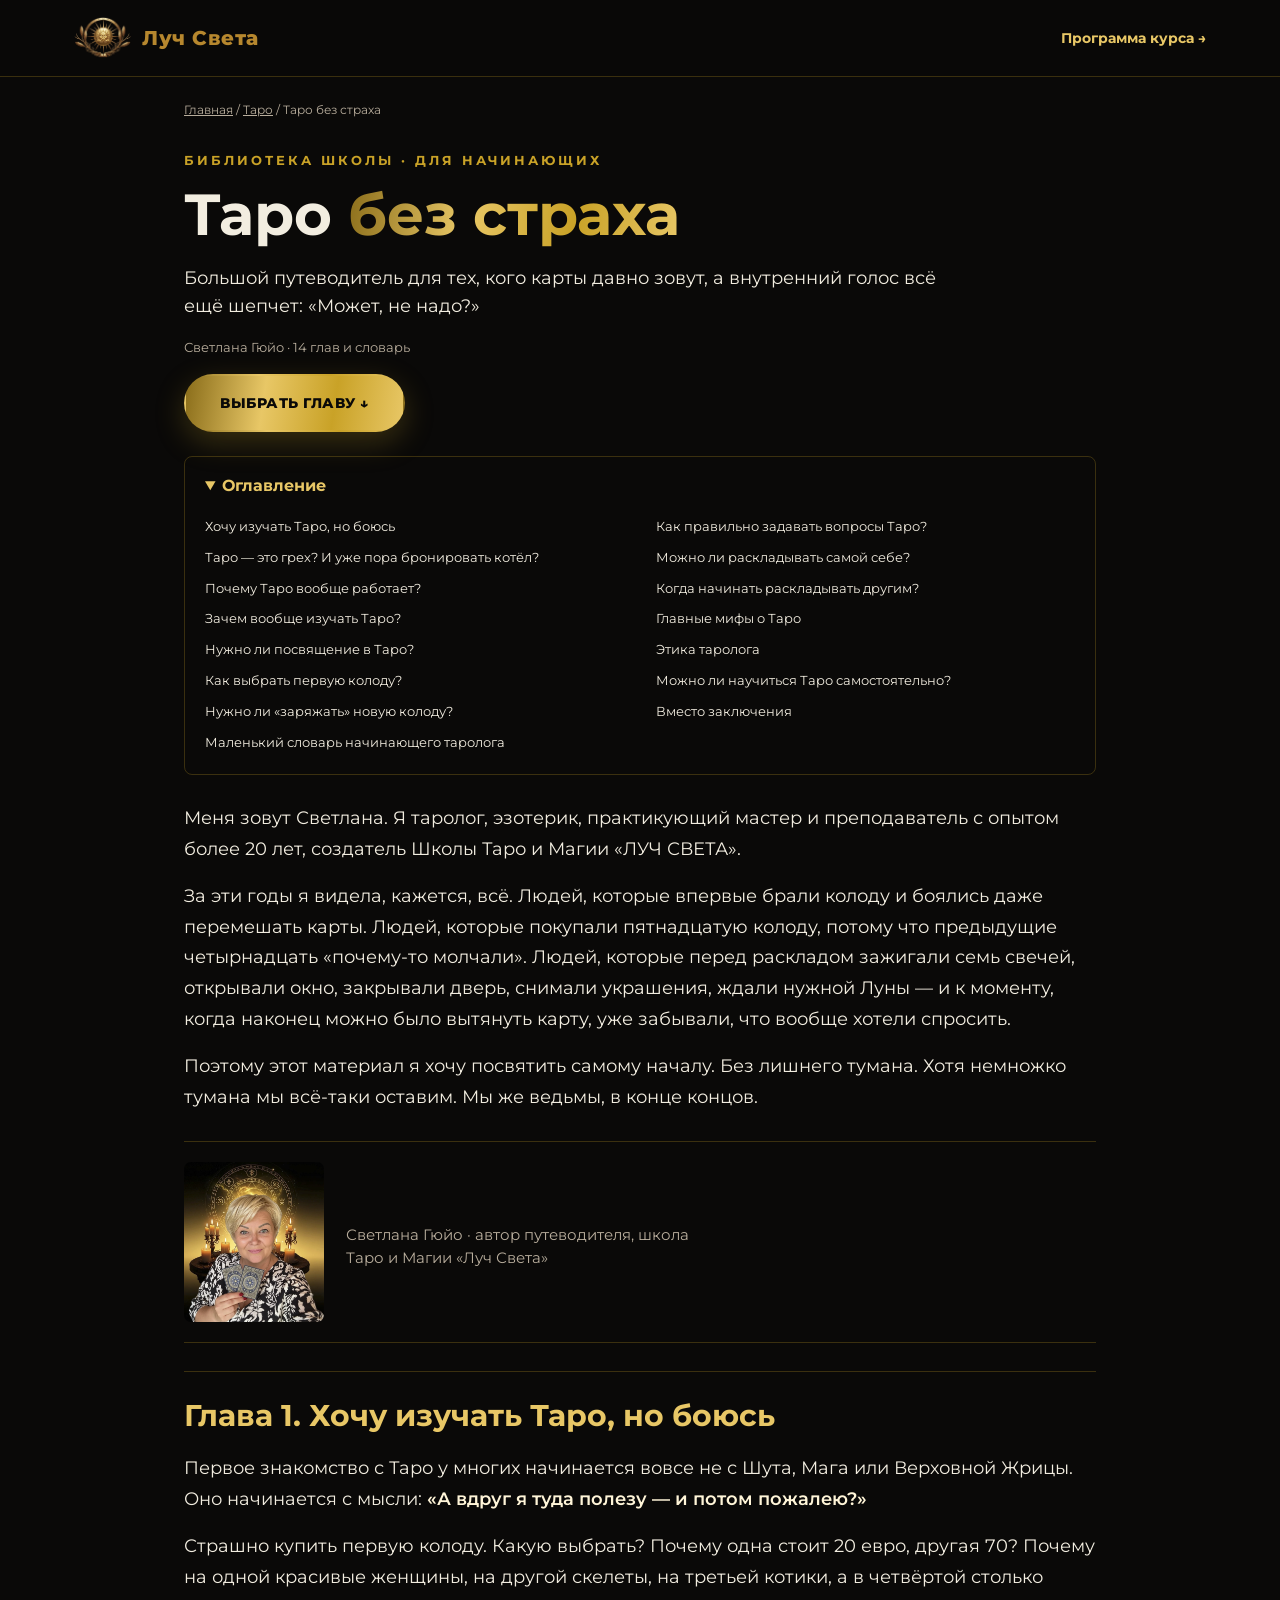
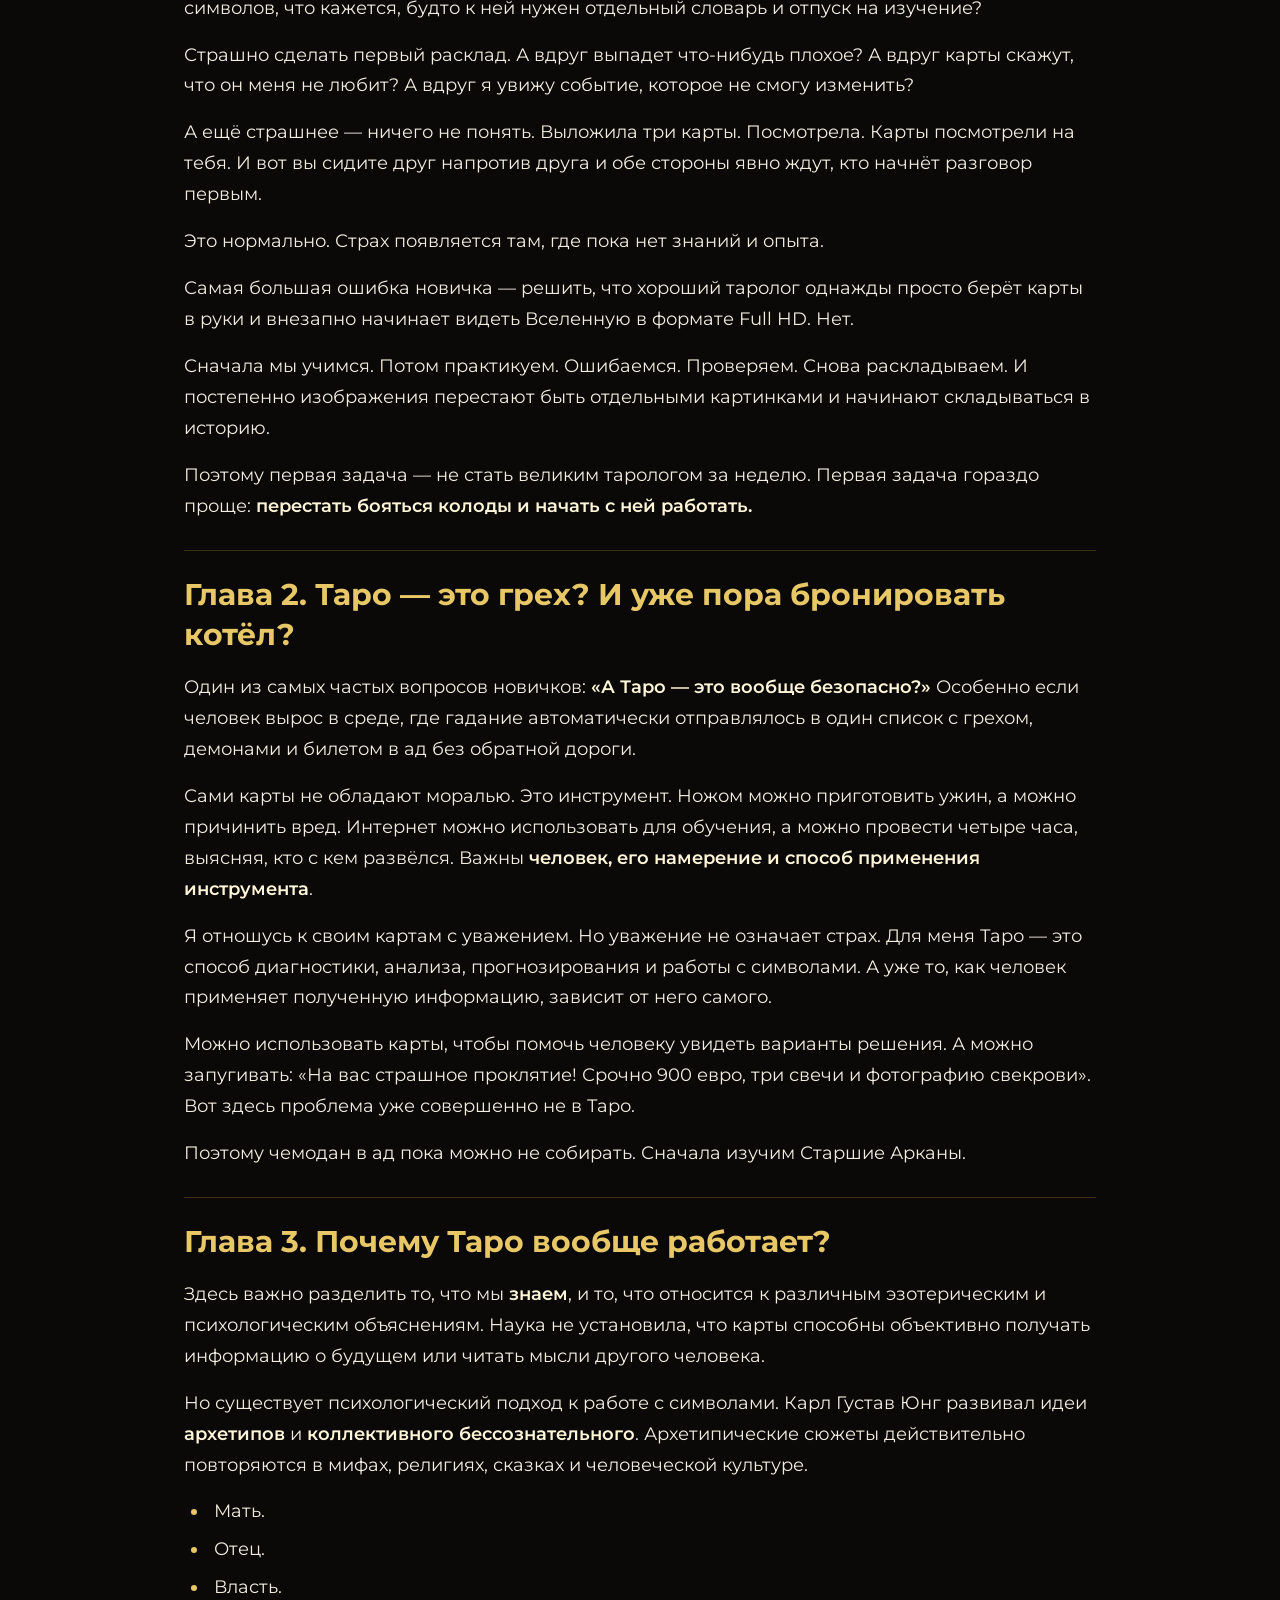
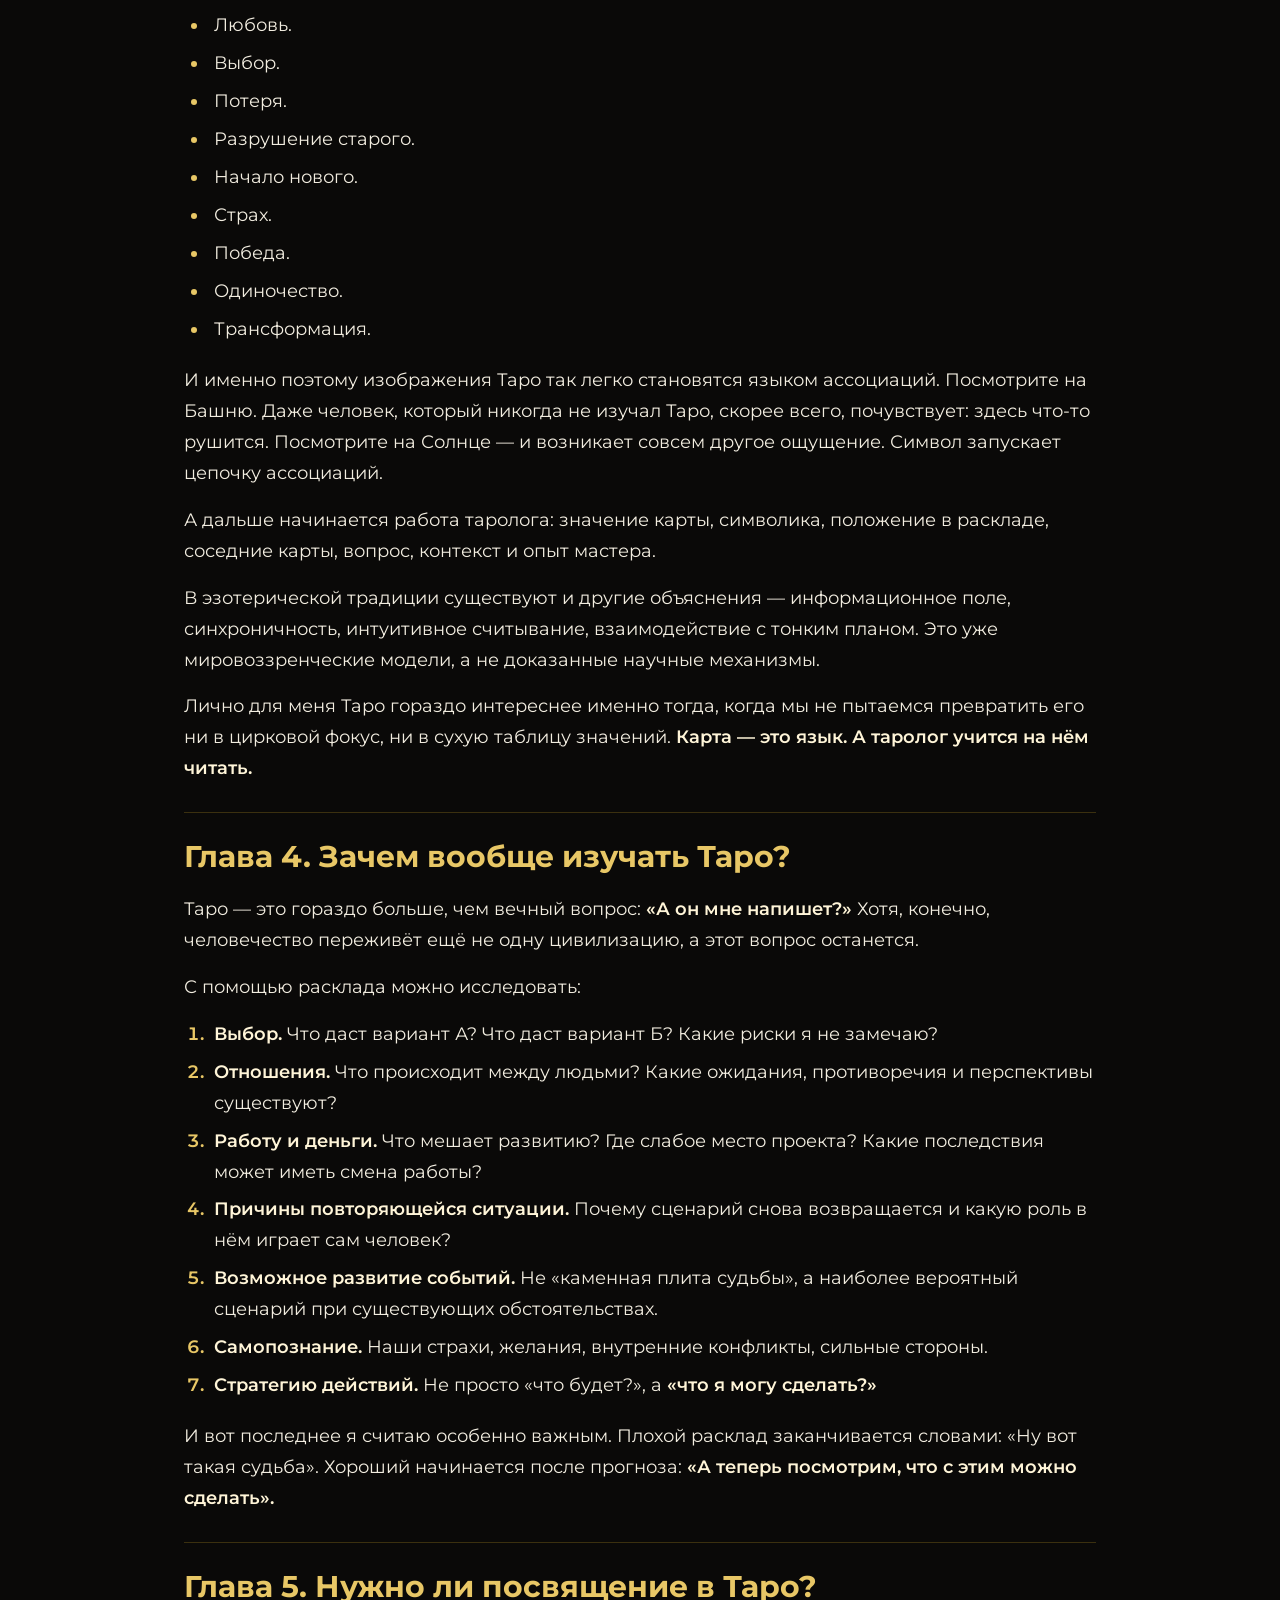
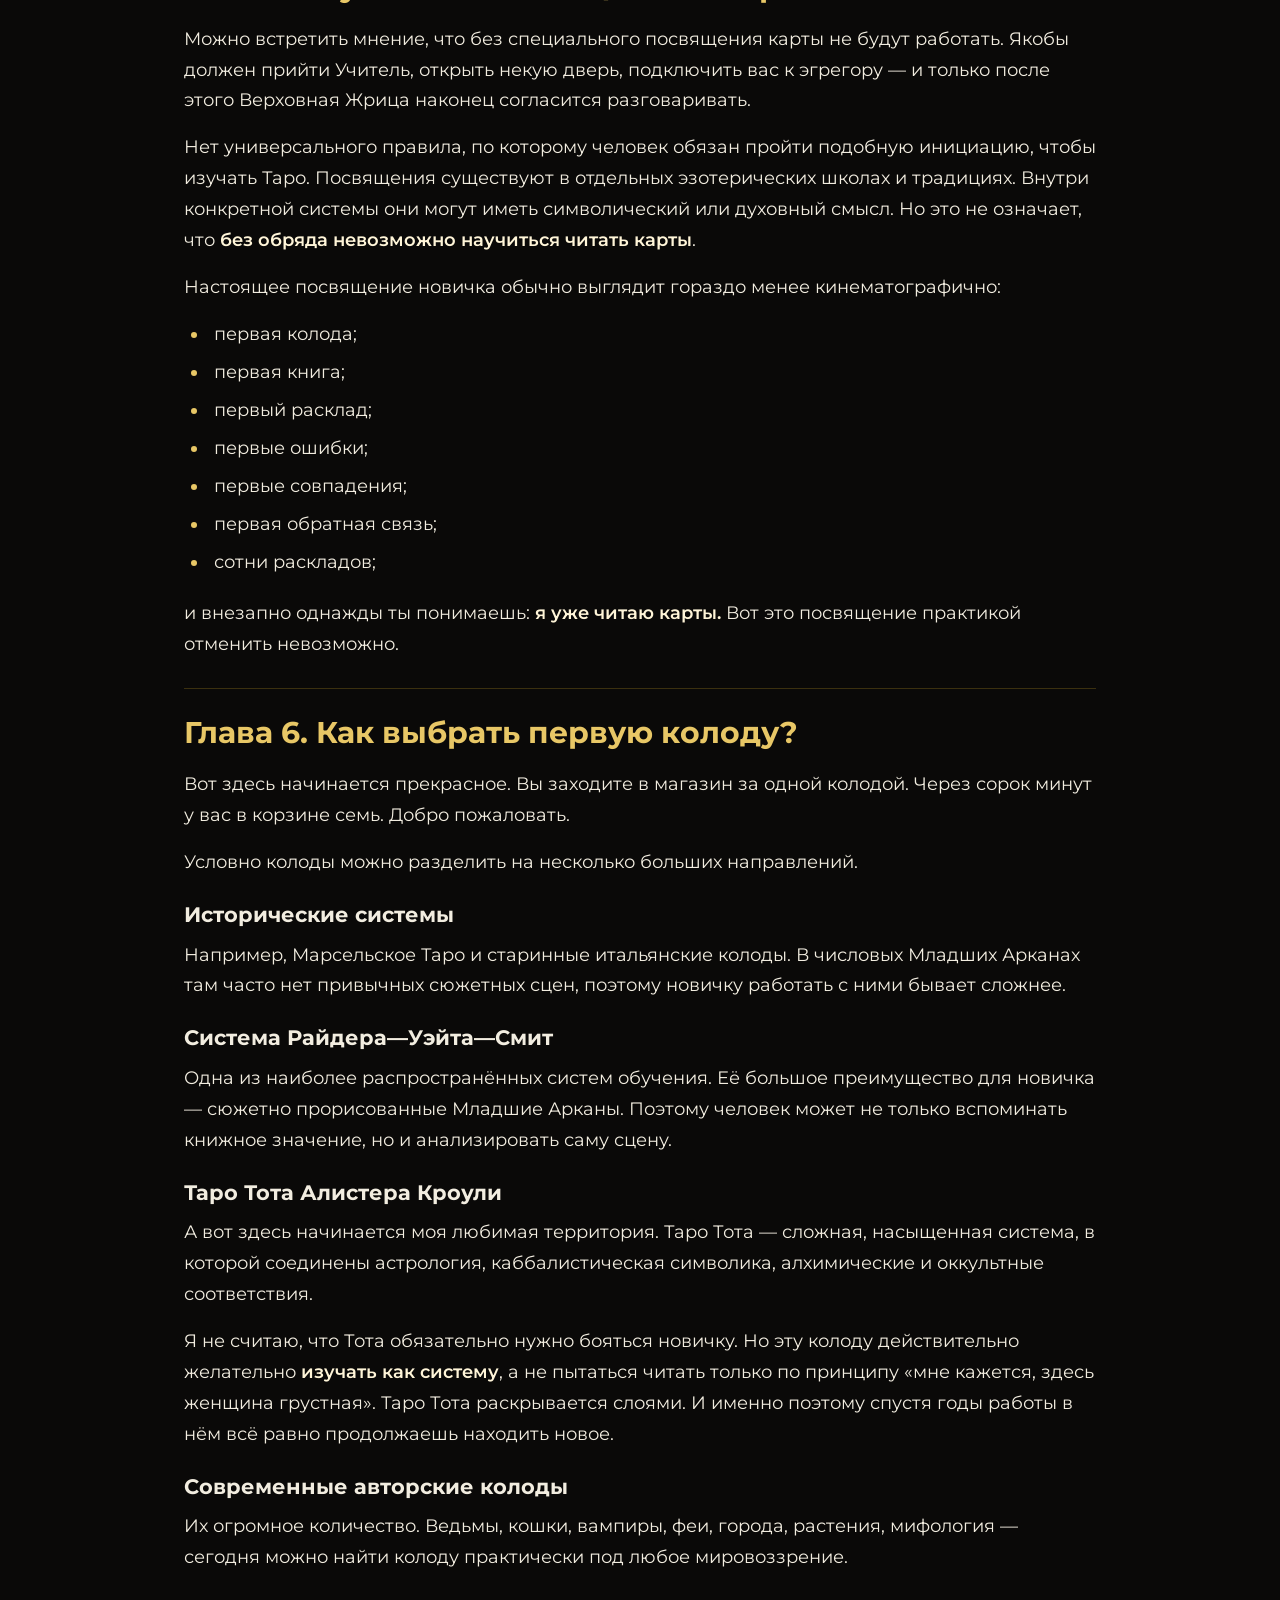
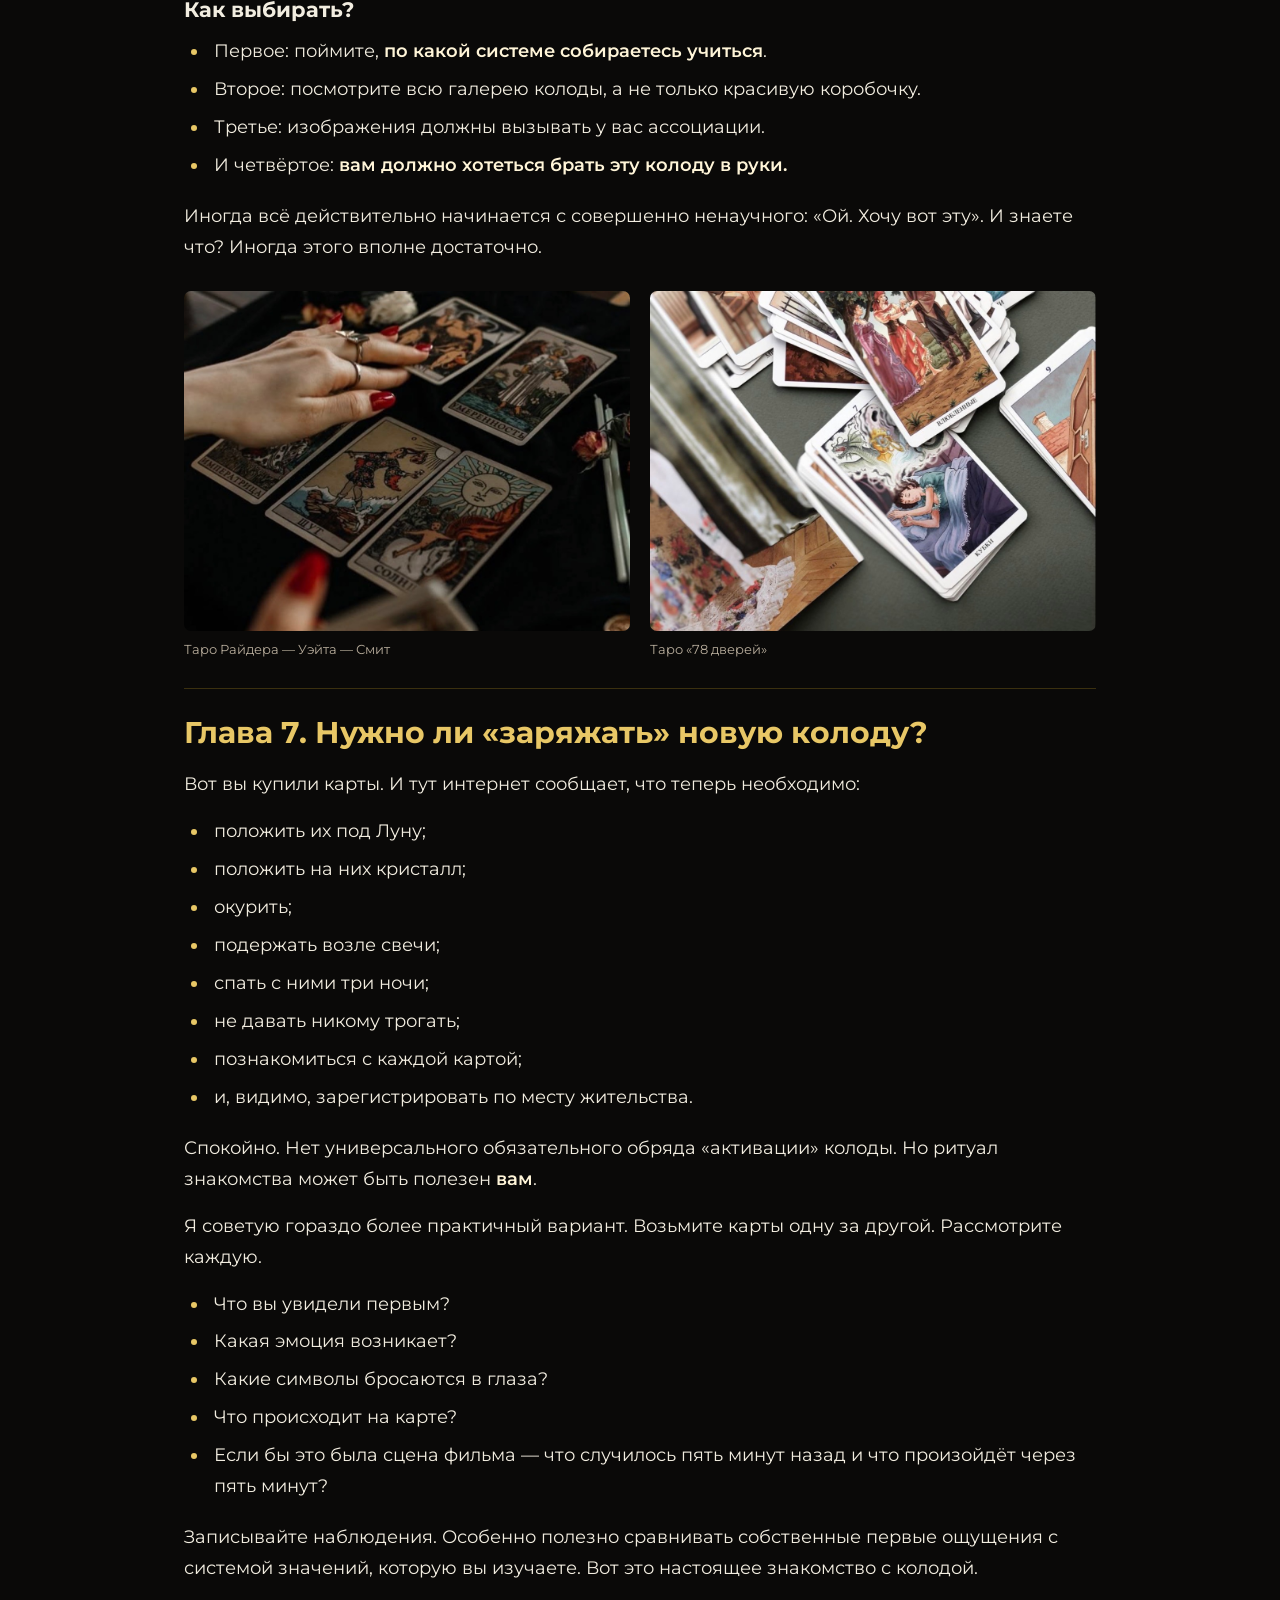
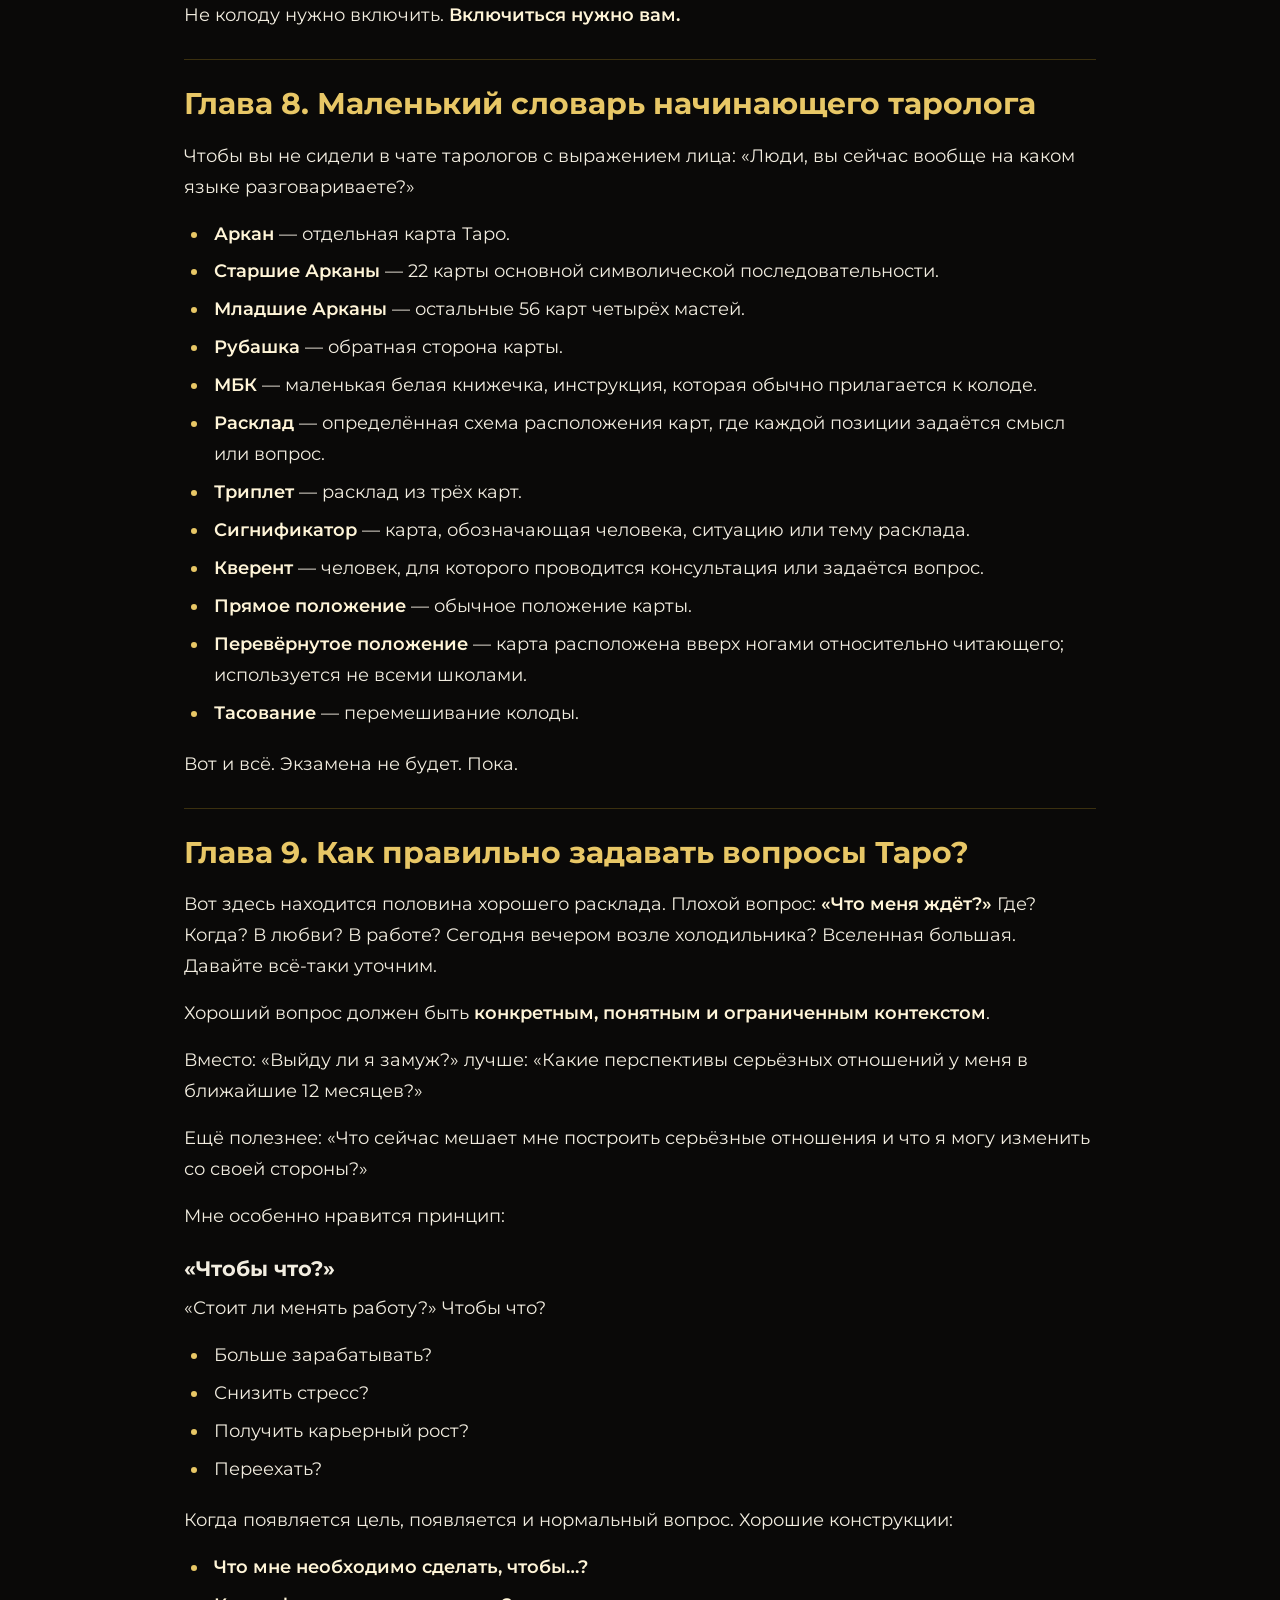
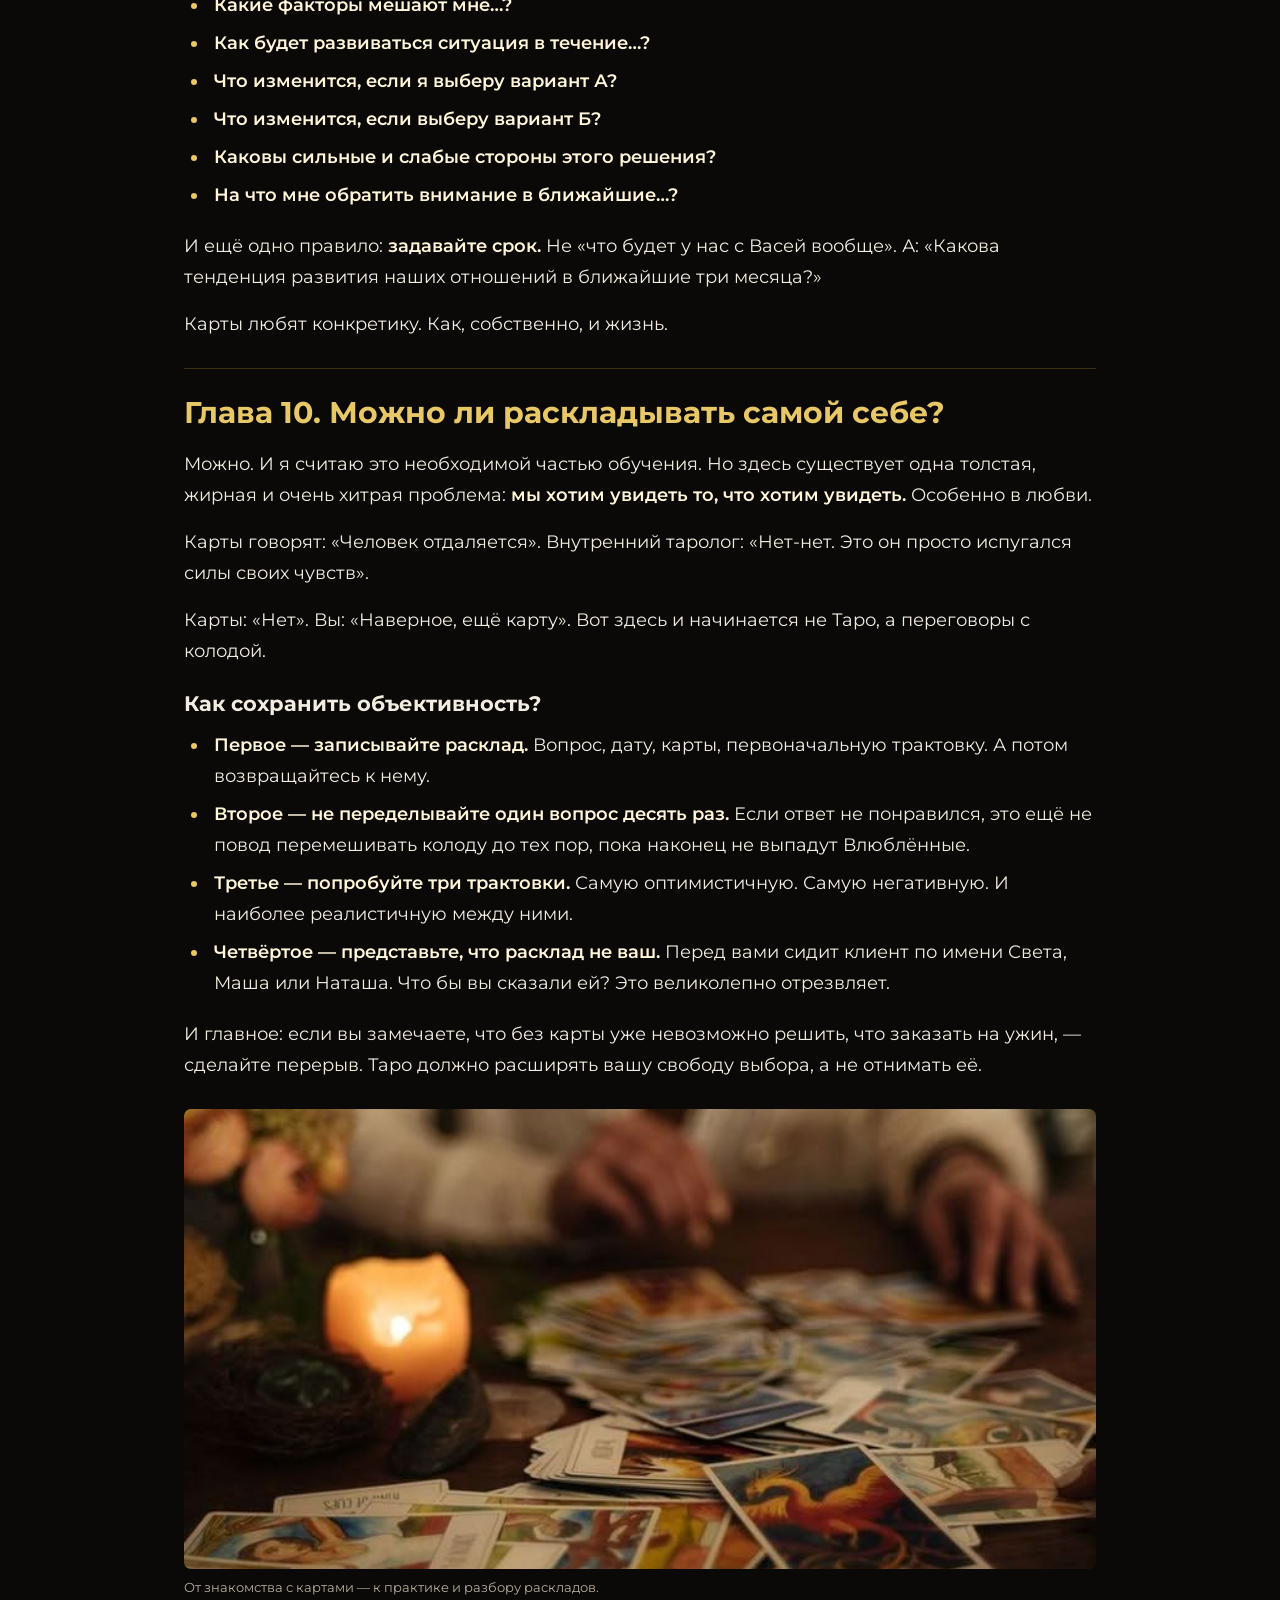
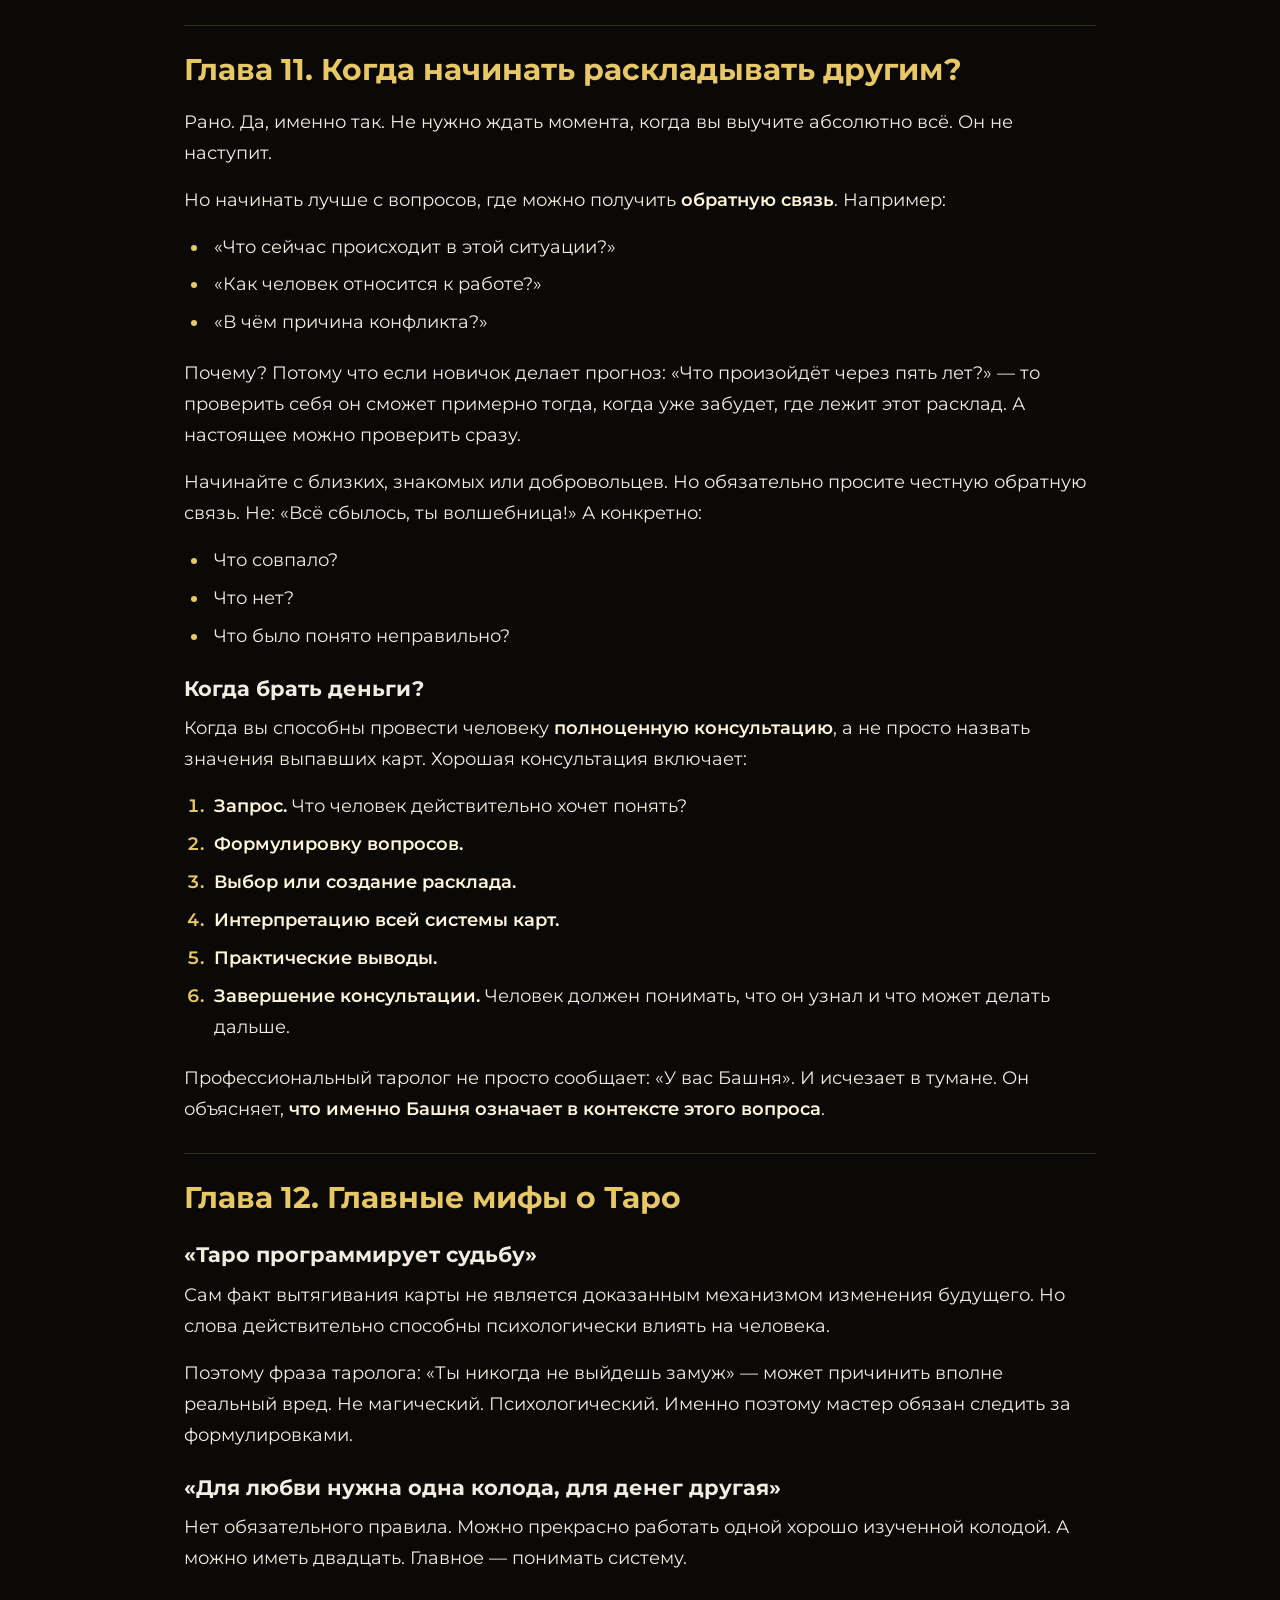
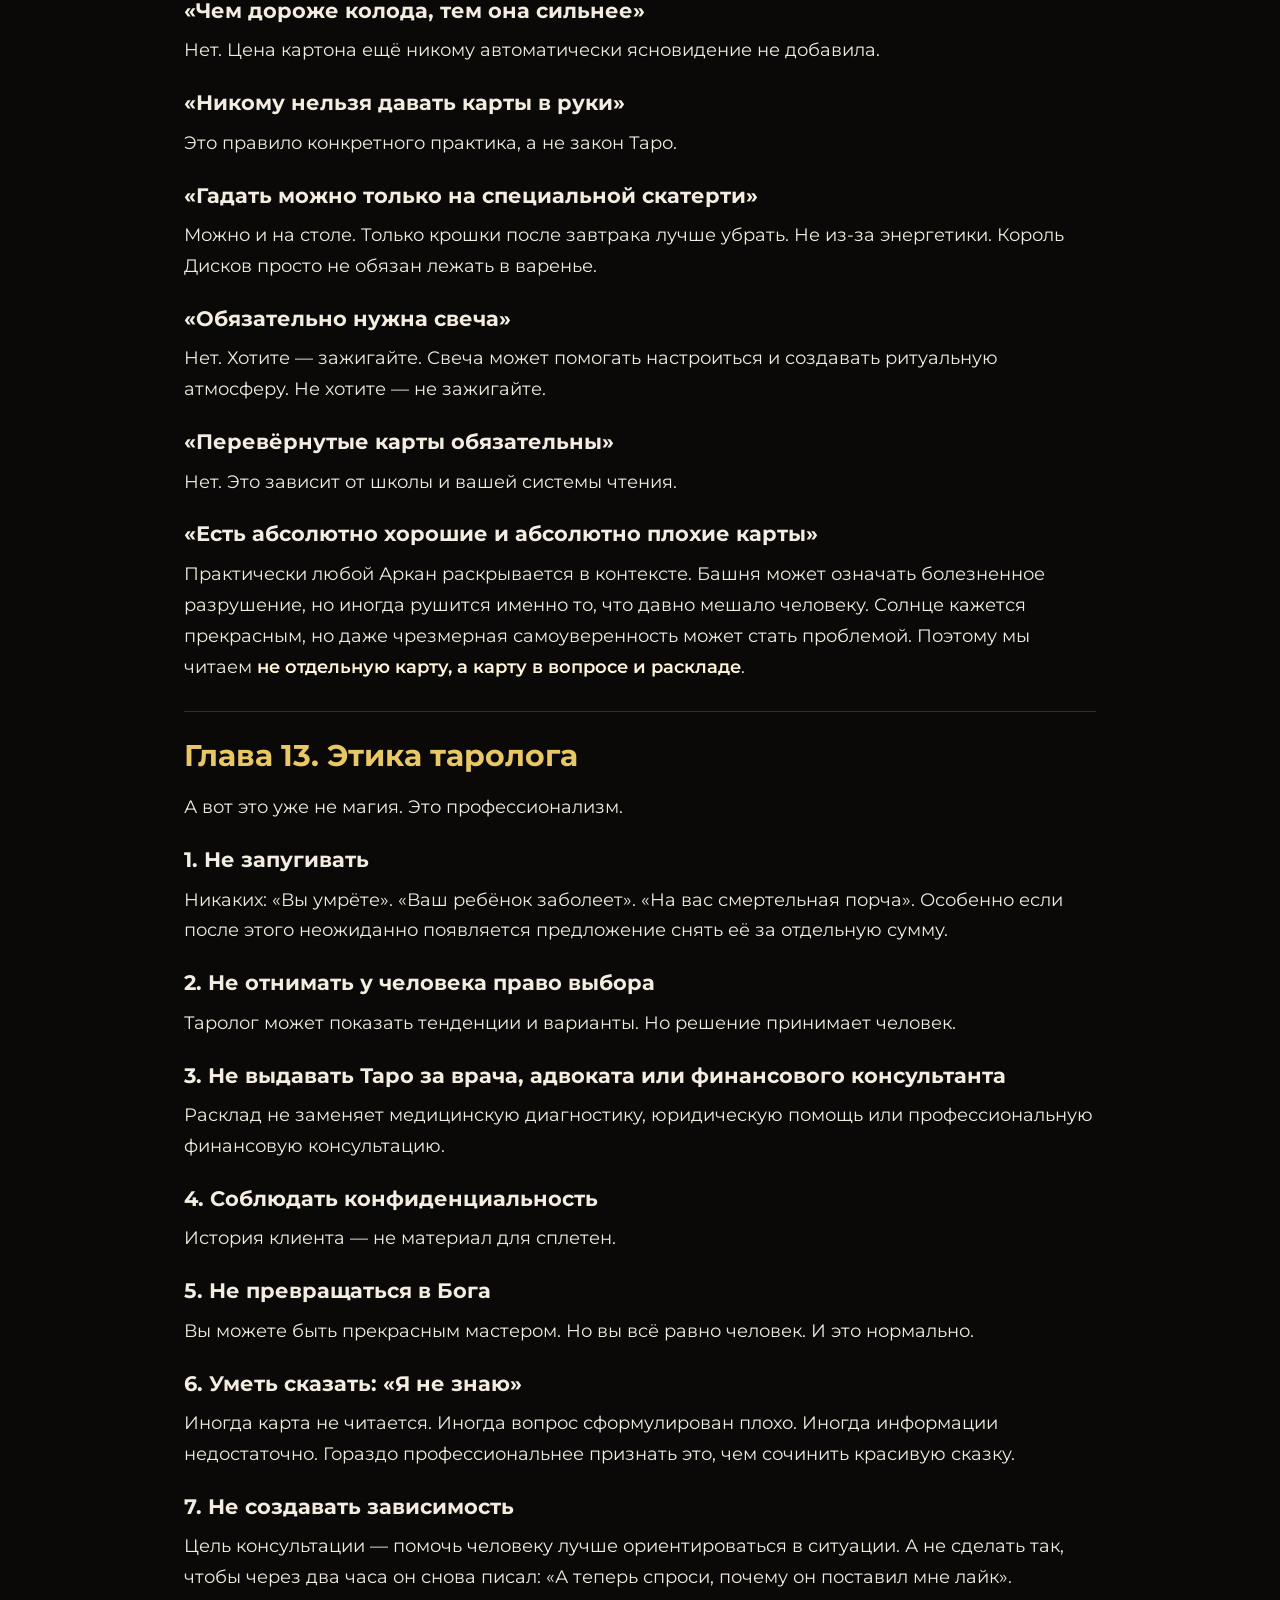
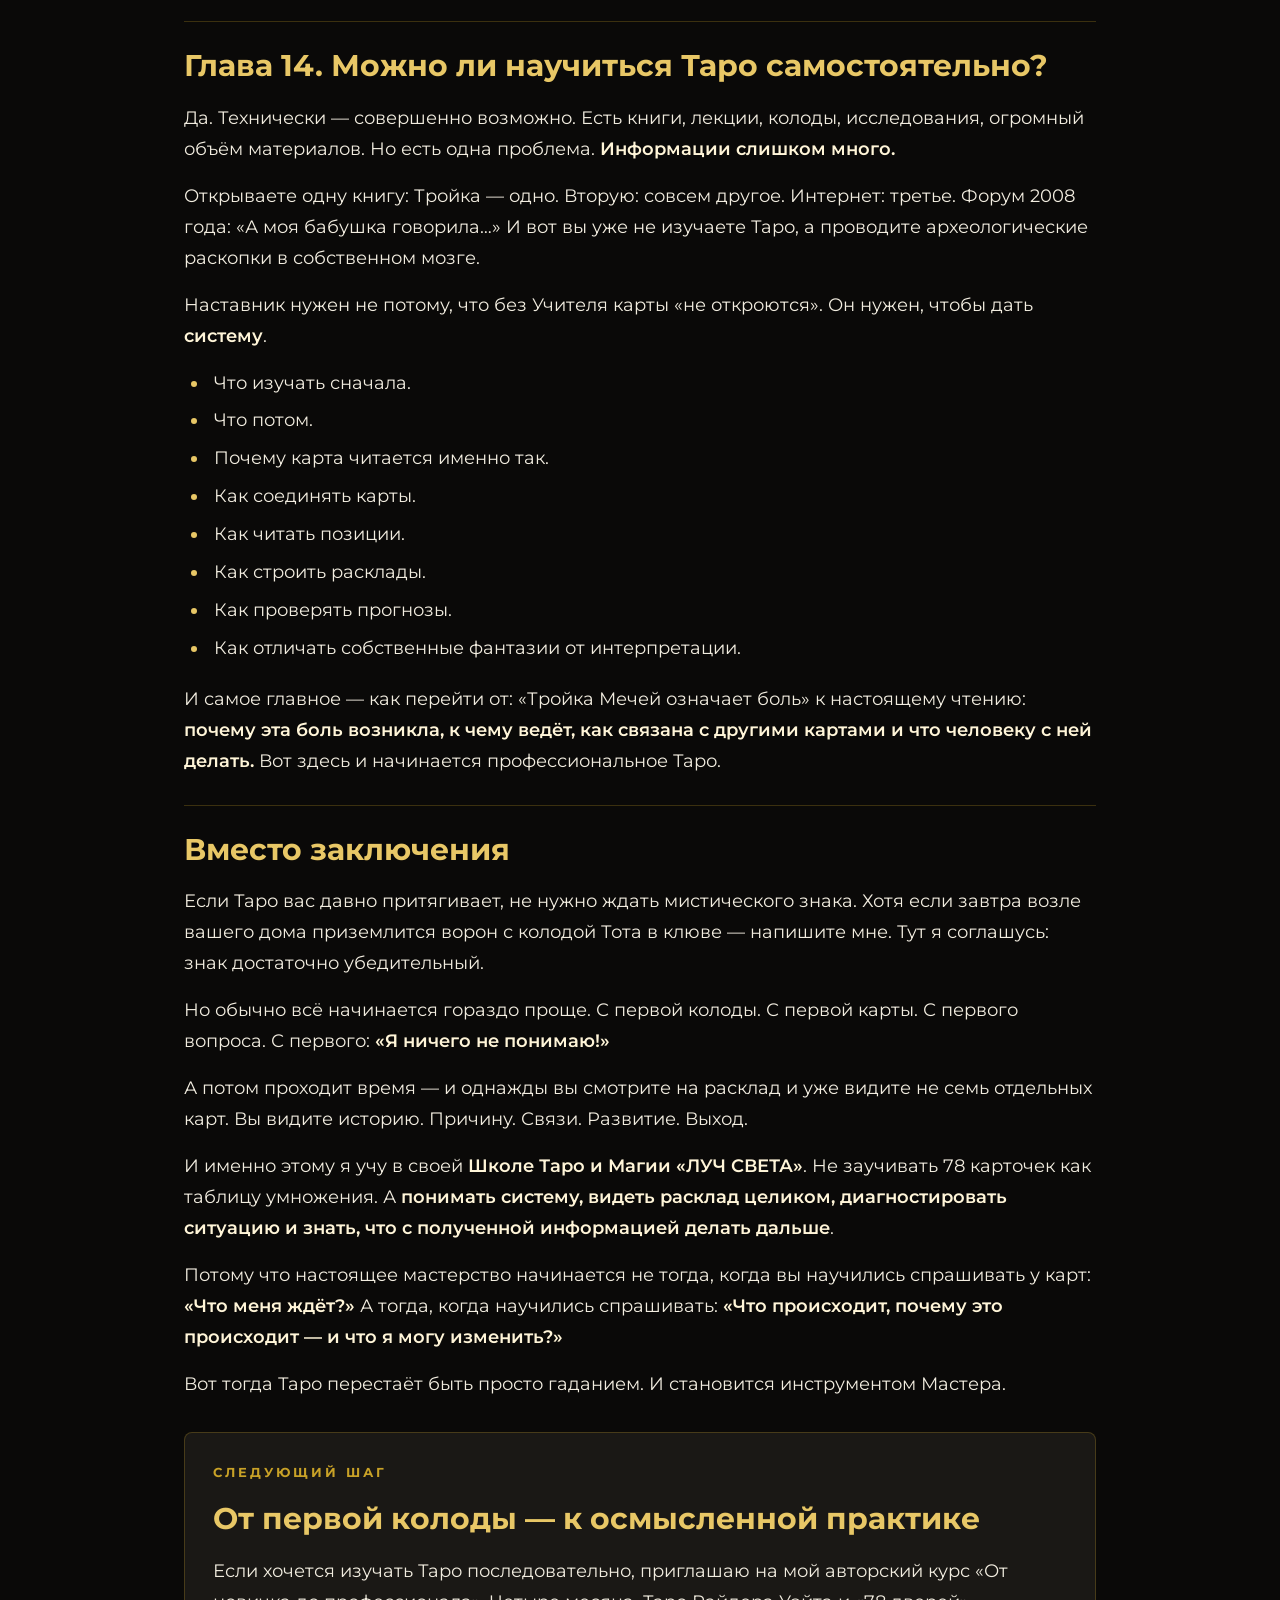
<file: taro-bez-straha.html>
<!DOCTYPE html>
<html lang="ru"><head><meta charset="utf-8"><meta name="viewport" content="width=device-width, initial-scale=1">
<title>Таро без страха: большой путеводитель для начинающих | Луч Света</title><meta name="description" content="Как выбрать первую колоду Таро, задавать вопросы и читать расклады. Мифы, посвящение, практика и этика — большой путеводитель Светланы Гюйо.">
<link rel="canonical" href="https://luchsveta.net/taro-bez-straha.html"><link rel="icon" href="images/favicon.png" type="image/png">
<meta property="og:type" content="article"><meta property="og:locale" content="ru_RU"><meta property="og:title" content="Таро без страха: большой путеводитель для начинающих"><meta property="og:description" content="Как выбрать первую колоду Таро, задавать вопросы и читать расклады. Мифы, посвящение, практика и этика — большой путеводитель Светланы Гюйо."><meta property="og:url" content="https://luchsveta.net/taro-bez-straha.html"><meta property="og:image" content="https://luchsveta.net/images/taro-waite-course.jpg">
<meta name="twitter:card" content="summary_large_image">
<link rel="preconnect" href="https://fonts.googleapis.com"><link rel="preconnect" href="https://fonts.gstatic.com" crossorigin><link href="https://fonts.googleapis.com/css2?family=Montserrat:wght@400;500;600;700;800&display=swap" rel="stylesheet">
<link rel="stylesheet" href="css/style.css"><link rel="stylesheet" href="css/taro-article.css?v=2">
<script type="application/ld+json">{"@context":"https://schema.org","@type":"Article","headline":"Таро без страха: большой путеводитель для начинающих","description":"Как выбрать первую колоду Таро, задавать вопросы и читать расклады. Мифы, посвящение, практика и этика — большой путеводитель Светланы Гюйо.","author":{"@type":"Person","name":"Светлана Гюйо"},"publisher":{"@type":"Organization","name":"Школа Таро и Магии «Луч Света»"},"inLanguage":"ru","mainEntityOfPage":"https://luchsveta.net/taro-bez-straha.html","image":"https://luchsveta.net/images/taro-waite-course.jpg"}</script></head>
<body class="tarot-reading"><a class="reading-skip" href="#article">Перейти к статье</a>
<header class="reading-header"><div class="container"><a class="logo" href="index.html"><img class="logo__img" src="images/logo.webp" alt=""><span class="logo__text">Луч Света</span></a><a class="reading-course" href="taro-ot-novichka-do-professionala.html">Программа курса →</a></div></header>
<main>
<div class="container reading-hero">
<nav class="reading-breadcrumb" aria-label="Хлебные крошки"><a href="index.html">Главная</a><span aria-hidden="true"> / </span><a href="fakultet-taro.html">Таро</a><span aria-hidden="true"> / </span><span>Таро без страха</span></nav>
<div class="reading-hero-grid reading-hero-grid--article"><div><p class="eyebrow">Библиотека школы · Для начинающих</p><h1>Таро <span class="gold-text">без страха</span></h1><p class="reading-subtitle">Большой путеводитель для тех, кого карты давно зовут, а внутренний голос всё ещё шепчет: «Может, не надо?»</p><p class="reading-byline">Светлана Гюйо · 14 глав и словарь</p><a class="btn btn--gold" href="#contents">Выбрать главу ↓</a></div></div></div>
<div class="container reading-layout"><aside class="reading-sidebar"><details id="contents" open><summary>Оглавление</summary><nav aria-label="Главы статьи"><ol><li><a href="#chapter-1">Хочу изучать Таро, но боюсь</a></li><li><a href="#chapter-2">Таро — это грех? И уже пора бронировать котёл?</a></li><li><a href="#chapter-3">Почему Таро вообще работает?</a></li><li><a href="#chapter-4">Зачем вообще изучать Таро?</a></li><li><a href="#chapter-5">Нужно ли посвящение в Таро?</a></li><li><a href="#chapter-6">Как выбрать первую колоду?</a></li><li><a href="#chapter-7">Нужно ли «заряжать» новую колоду?</a></li><li><a href="#chapter-8">Маленький словарь начинающего таролога</a></li><li><a href="#chapter-9">Как правильно задавать вопросы Таро?</a></li><li><a href="#chapter-10">Можно ли раскладывать самой себе?</a></li><li><a href="#chapter-11">Когда начинать раскладывать другим?</a></li><li><a href="#chapter-12">Главные мифы о Таро</a></li><li><a href="#chapter-13">Этика таролога</a></li><li><a href="#chapter-14">Можно ли научиться Таро самостоятельно?</a></li><li><a href="#conclusion">Вместо заключения</a></li></ol></nav></details></aside><article id="article" class="reading-body"><div class="reading-intro"><p>Меня зовут Светлана. Я таролог, эзотерик, практикующий мастер и преподаватель с опытом более 20 лет, создатель Школы Таро и Магии «ЛУЧ СВЕТА».</p><p>За эти годы я видела, кажется, всё. Людей, которые впервые брали колоду и боялись даже перемешать карты. Людей, которые покупали пятнадцатую колоду, потому что предыдущие четырнадцать «почему-то молчали». Людей, которые перед раскладом зажигали семь свечей, открывали окно, закрывали дверь, снимали украшения, ждали нужной Луны — и к моменту, когда наконец можно было вытянуть карту, уже забывали, что вообще хотели спросить.</p><p>Поэтому этот материал я хочу посвятить самому началу. Без лишнего тумана. Хотя немножко тумана мы всё-таки оставим. Мы же ведьмы, в конце концов.</p></div><figure class="reading-figure reading-portrait"><img src="images/svetlana.webp" alt="Светлана Гюйо, автор путеводителя и основатель школы «Луч Света»" loading="lazy" decoding="async"><figcaption>Светлана Гюйо · автор путеводителя, школа Таро и Магии «Луч Света»</figcaption></figure><section id="chapter-1" class="reading-section"><h2>Глава 1. Хочу изучать Таро, но боюсь</h2><p>Первое знакомство с Таро у многих начинается вовсе не с Шута, Мага или Верховной Жрицы. Оно начинается с мысли: <strong>«А вдруг я туда полезу — и потом пожалею?»</strong></p><p>Страшно купить первую колоду. Какую выбрать? Почему одна стоит 20 евро, другая 70? Почему на одной красивые женщины, на другой скелеты, на третьей котики, а в четвёртой столько символов, что кажется, будто к ней нужен отдельный словарь и отпуск на изучение?</p><p>Страшно сделать первый расклад. А вдруг выпадет что-нибудь плохое? А вдруг карты скажут, что он меня не любит? А вдруг я увижу событие, которое не смогу изменить?</p><p>А ещё страшнее — ничего не понять. Выложила три карты. Посмотрела. Карты посмотрели на тебя. И вот вы сидите друг напротив друга и обе стороны явно ждут, кто начнёт разговор первым.</p><p>Это нормально. Страх появляется там, где пока нет знаний и опыта.</p><p>Самая большая ошибка новичка — решить, что хороший таролог однажды просто берёт карты в руки и внезапно начинает видеть Вселенную в формате Full HD. Нет.</p><p>Сначала мы учимся. Потом практикуем. Ошибаемся. Проверяем. Снова раскладываем. И постепенно изображения перестают быть отдельными картинками и начинают складываться в историю.</p><p>Поэтому первая задача — не стать великим тарологом за неделю. Первая задача гораздо проще: <strong>перестать бояться колоды и начать с ней работать.</strong></p></section><section id="chapter-2" class="reading-section"><h2>Глава 2. Таро — это грех? И уже пора бронировать котёл?</h2><p>Один из самых частых вопросов новичков: <strong>«А Таро — это вообще безопасно?»</strong> Особенно если человек вырос в среде, где гадание автоматически отправлялось в один список с грехом, демонами и билетом в ад без обратной дороги.</p><p>Сами карты не обладают моралью. Это инструмент. Ножом можно приготовить ужин, а можно причинить вред. Интернет можно использовать для обучения, а можно провести четыре часа, выясняя, кто с кем развёлся. Важны <strong>человек, его намерение и способ применения инструмента</strong>.</p><p>Я отношусь к своим картам с уважением. Но уважение не означает страх. Для меня Таро — это способ диагностики, анализа, прогнозирования и работы с символами. А уже то, как человек применяет полученную информацию, зависит от него самого.</p><p>Можно использовать карты, чтобы помочь человеку увидеть варианты решения. А можно запугивать: «На вас страшное проклятие! Срочно 900 евро, три свечи и фотографию свекрови». Вот здесь проблема уже совершенно не в Таро.</p><p>Поэтому чемодан в ад пока можно не собирать. Сначала изучим Старшие Арканы.</p></section><section id="chapter-3" class="reading-section"><h2>Глава 3. Почему Таро вообще работает?</h2><p>Здесь важно разделить то, что мы <strong>знаем</strong>, и то, что относится к различным эзотерическим и психологическим объяснениям. Наука не установила, что карты способны объективно получать информацию о будущем или читать мысли другого человека.</p><p>Но существует психологический подход к работе с символами. Карл Густав Юнг развивал идеи <strong>архетипов</strong> и <strong>коллективного бессознательного</strong>. Архетипические сюжеты действительно повторяются в мифах, религиях, сказках и человеческой культуре.</p><ul class="reading-list"><li>Мать.</li><li>Отец.</li><li>Власть.</li><li>Любовь.</li><li>Выбор.</li><li>Потеря.</li><li>Разрушение старого.</li><li>Начало нового.</li><li>Страх.</li><li>Победа.</li><li>Одиночество.</li><li>Трансформация.</li></ul><p>И именно поэтому изображения Таро так легко становятся языком ассоциаций. Посмотрите на Башню. Даже человек, который никогда не изучал Таро, скорее всего, почувствует: здесь что-то рушится. Посмотрите на Солнце — и возникает совсем другое ощущение. Символ запускает цепочку ассоциаций.</p><p>А дальше начинается работа таролога: значение карты, символика, положение в раскладе, соседние карты, вопрос, контекст и опыт мастера.</p><p>В эзотерической традиции существуют и другие объяснения — информационное поле, синхроничность, интуитивное считывание, взаимодействие с тонким планом. Это уже мировоззренческие модели, а не доказанные научные механизмы.</p><p>Лично для меня Таро гораздо интереснее именно тогда, когда мы не пытаемся превратить его ни в цирковой фокус, ни в сухую таблицу значений. <strong>Карта — это язык. А таролог учится на нём читать.</strong></p></section><section id="chapter-4" class="reading-section"><h2>Глава 4. Зачем вообще изучать Таро?</h2><p>Таро — это гораздо больше, чем вечный вопрос: <strong>«А он мне напишет?»</strong> Хотя, конечно, человечество переживёт ещё не одну цивилизацию, а этот вопрос останется.</p><p>С помощью расклада можно исследовать:</p><ol class="reading-list"><li><strong>Выбор.</strong>   Что даст вариант А? Что даст вариант Б? Какие риски я не замечаю?</li><li><strong>Отношения.</strong>   Что происходит между людьми? Какие ожидания, противоречия и перспективы существуют?</li><li><strong>Работу и деньги.</strong>   Что мешает развитию? Где слабое место проекта? Какие последствия может иметь смена работы?</li><li><strong>Причины повторяющейся ситуации.</strong>   Почему сценарий снова возвращается и какую роль в нём играет сам человек?</li><li><strong>Возможное развитие событий.</strong>   Не «каменная плита судьбы», а наиболее вероятный сценарий при существующих обстоятельствах.</li><li><strong>Самопознание.</strong>   Наши страхи, желания, внутренние конфликты, сильные стороны.</li><li><strong>Стратегию действий.</strong>   Не просто «что будет?», а <strong>«что я могу сделать?»</strong></li></ol><p>И вот последнее я считаю особенно важным. Плохой расклад заканчивается словами: «Ну вот такая судьба». Хороший начинается после прогноза: <strong>«А теперь посмотрим, что с этим можно сделать».</strong></p></section><section id="chapter-5" class="reading-section"><h2>Глава 5. Нужно ли посвящение в Таро?</h2><p>Можно встретить мнение, что без специального посвящения карты не будут работать. Якобы должен прийти Учитель, открыть некую дверь, подключить вас к эгрегору — и только после этого Верховная Жрица наконец согласится разговаривать.</p><p>Нет универсального правила, по которому человек обязан пройти подобную инициацию, чтобы изучать Таро. Посвящения существуют в отдельных эзотерических школах и традициях. Внутри конкретной системы они могут иметь символический или духовный смысл. Но это не означает, что <strong>без обряда невозможно научиться читать карты</strong>.</p><p>Настоящее посвящение новичка обычно выглядит гораздо менее кинематографично:</p><ul class="reading-list"><li>первая колода;</li><li>первая книга;</li><li>первый расклад;</li><li>первые ошибки;</li><li>первые совпадения;</li><li>первая обратная связь;</li><li>сотни раскладов;</li></ul><p>и внезапно однажды ты понимаешь: <strong>я уже читаю карты.</strong> Вот это посвящение практикой отменить невозможно.</p></section><section id="chapter-6" class="reading-section"><h2>Глава 6. Как выбрать первую колоду?</h2><p>Вот здесь начинается прекрасное. Вы заходите в магазин за одной колодой. Через сорок минут у вас в корзине семь. Добро пожаловать.</p><p>Условно колоды можно разделить на несколько больших направлений.</p><h3>Исторические системы</h3><p>Например, Марсельское Таро и старинные итальянские колоды. В числовых Младших Арканах там часто нет привычных сюжетных сцен, поэтому новичку работать с ними бывает сложнее.</p><h3>Система Райдера—Уэйта—Смит</h3><p>Одна из наиболее распространённых систем обучения. Её большое преимущество для новичка — сюжетно прорисованные Младшие Арканы. Поэтому человек может не только вспоминать книжное значение, но и анализировать саму сцену.</p><h3>Таро Тота Алистера Кроули</h3><p>А вот здесь начинается моя любимая территория. Таро Тота — сложная, насыщенная система, в которой соединены астрология, каббалистическая символика, алхимические и оккультные соответствия.</p><p>Я не считаю, что Тота обязательно нужно бояться новичку. Но эту колоду действительно желательно <strong>изучать как систему</strong>, а не пытаться читать только по принципу «мне кажется, здесь женщина грустная». Таро Тота раскрывается слоями. И именно поэтому спустя годы работы в нём всё равно продолжаешь находить новое.</p><h3>Современные авторские колоды</h3><p>Их огромное количество. Ведьмы, кошки, вампиры, феи, города, растения, мифология — сегодня можно найти колоду практически под любое мировоззрение.</p><h3>Как выбирать?</h3><ul class="reading-list"><li>Первое: поймите, <strong>по какой системе собираетесь учиться</strong>.</li><li>Второе: посмотрите всю галерею колоды, а не только красивую коробочку.</li><li>Третье: изображения должны вызывать у вас ассоциации.</li><li>И четвёртое: <strong>вам должно хотеться брать эту колоду в руки.</strong></li></ul><p>Иногда всё действительно начинается с совершенно ненаучного: «Ой. Хочу вот эту». И знаете что? Иногда этого вполне достаточно.</p></section><div class="reading-photo-pair"><figure class="reading-figure "><img src="images/taro-waite-course.jpg" alt="Карты Райдера — Уэйта — Смит в раскладе" loading="lazy" decoding="async"><figcaption>Таро Райдера — Уэйта — Смит</figcaption></figure><figure class="reading-figure "><img src="images/taro-78-doors-course.jpg" alt="Карты колоды Таро «78 дверей»" loading="lazy" decoding="async"><figcaption>Таро «78 дверей»</figcaption></figure></div><section id="chapter-7" class="reading-section"><h2>Глава 7. Нужно ли «заряжать» новую колоду?</h2><p>Вот вы купили карты. И тут интернет сообщает, что теперь необходимо:</p><ul class="reading-list"><li>положить их под Луну;</li><li>положить на них кристалл;</li><li>окурить;</li><li>подержать возле свечи;</li><li>спать с ними три ночи;</li><li>не давать никому трогать;</li><li>познакомиться с каждой картой;</li><li>и, видимо, зарегистрировать по месту жительства.</li></ul><p>Спокойно. Нет универсального обязательного обряда «активации» колоды. Но ритуал знакомства может быть полезен <strong>вам</strong>.</p><p>Я советую гораздо более практичный вариант. Возьмите карты одну за другой. Рассмотрите каждую.</p><ul class="reading-list"><li>Что вы увидели первым?</li><li>Какая эмоция возникает?</li><li>Какие символы бросаются в глаза?</li><li>Что происходит на карте?</li><li>Если бы это была сцена фильма — что случилось пять минут назад и что произойдёт через пять минут?</li></ul><p>Записывайте наблюдения. Особенно полезно сравнивать собственные первые ощущения с системой значений, которую вы изучаете. Вот это настоящее знакомство с колодой.</p><p>Не колоду нужно включить. <strong>Включиться нужно вам.</strong></p></section><section id="chapter-8" class="reading-section"><h2>Глава 8. Маленький словарь начинающего таролога</h2><p>Чтобы вы не сидели в чате тарологов с выражением лица: «Люди, вы сейчас вообще на каком языке разговариваете?»</p><ul class="reading-list"><li><strong>Аркан</strong> — отдельная карта Таро.</li><li><strong>Старшие Арканы</strong> — 22 карты основной символической последовательности.</li><li><strong>Младшие Арканы</strong> — остальные 56 карт четырёх мастей.</li><li><strong>Рубашка</strong> — обратная сторона карты.</li><li><strong>МБК</strong> — маленькая белая книжечка, инструкция, которая обычно прилагается к колоде.</li><li><strong>Расклад</strong> — определённая схема расположения карт, где каждой позиции задаётся смысл или вопрос.</li><li><strong>Триплет</strong> — расклад из трёх карт.</li><li><strong>Сигнификатор</strong> — карта, обозначающая человека, ситуацию или тему расклада.</li><li><strong>Кверент</strong> — человек, для которого проводится консультация или задаётся вопрос.</li><li><strong>Прямое положение</strong> — обычное положение карты.</li><li><strong>Перевёрнутое положение</strong> — карта расположена вверх ногами относительно читающего; используется не всеми школами.</li><li><strong>Тасование</strong> — перемешивание колоды.</li></ul><p>Вот и всё. Экзамена не будет. Пока.</p></section><section id="chapter-9" class="reading-section"><h2>Глава 9. Как правильно задавать вопросы Таро?</h2><p>Вот здесь находится половина хорошего расклада. Плохой вопрос: <strong>«Что меня ждёт?»</strong> Где? Когда? В любви? В работе? Сегодня вечером возле холодильника? Вселенная большая. Давайте всё-таки уточним.</p><p>Хороший вопрос должен быть <strong>конкретным, понятным и ограниченным контекстом</strong>.</p><p>Вместо: «Выйду ли я замуж?» лучше: «Какие перспективы серьёзных отношений у меня в ближайшие 12 месяцев?»</p><p>Ещё полезнее: «Что сейчас мешает мне построить серьёзные отношения и что я могу изменить со своей стороны?»</p><p>Мне особенно нравится принцип:</p><h3>«Чтобы что?»</h3><p>«Стоит ли менять работу?» Чтобы что?</p><ul class="reading-list"><li>Больше зарабатывать?</li><li>Снизить стресс?</li><li>Получить карьерный рост?</li><li>Переехать?</li></ul><p>Когда появляется цель, появляется и нормальный вопрос. Хорошие конструкции:</p><ul class="reading-list"><li><strong>Что мне необходимо сделать, чтобы…?</strong></li><li><strong>Какие факторы мешают мне…?</strong></li><li><strong>Как будет развиваться ситуация в течение…?</strong></li><li><strong>Что изменится, если я выберу вариант А?</strong></li><li><strong>Что изменится, если выберу вариант Б?</strong></li><li><strong>Каковы сильные и слабые стороны этого решения?</strong></li><li><strong>На что мне обратить внимание в ближайшие…?</strong></li></ul><p>И ещё одно правило: <strong>задавайте срок.</strong> Не «что будет у нас с Васей вообще». А: «Какова тенденция развития наших отношений в ближайшие три месяца?»</p><p>Карты любят конкретику. Как, собственно, и жизнь.</p></section><section id="chapter-10" class="reading-section"><h2>Глава 10. Можно ли раскладывать самой себе?</h2><p>Можно. И я считаю это необходимой частью обучения. Но здесь существует одна толстая, жирная и очень хитрая проблема: <strong>мы хотим увидеть то, что хотим увидеть.</strong> Особенно в любви.</p><p>Карты говорят: «Человек отдаляется». Внутренний таролог: «Нет-нет. Это он просто испугался силы своих чувств».</p><p>Карты: «Нет». Вы: «Наверное, ещё карту». Вот здесь и начинается не Таро, а переговоры с колодой.</p><h3>Как сохранить объективность?</h3><ul class="reading-list"><li><strong>Первое — записывайте расклад.</strong> Вопрос, дату, карты, первоначальную трактовку. А потом возвращайтесь к нему.</li><li><strong>Второе — не переделывайте один вопрос десять раз.</strong> Если ответ не понравился, это ещё не повод перемешивать колоду до тех пор, пока наконец не выпадут Влюблённые.</li><li><strong>Третье — попробуйте три трактовки.</strong> Самую оптимистичную. Самую негативную. И наиболее реалистичную между ними.</li><li><strong>Четвёртое — представьте, что расклад не ваш.</strong> Перед вами сидит клиент по имени Света, Маша или Наташа. Что бы вы сказали ей? Это великолепно отрезвляет.</li></ul><p>И главное: если вы замечаете, что без карты уже невозможно решить, что заказать на ужин, — сделайте перерыв. Таро должно расширять вашу свободу выбора, а не отнимать её.</p></section><figure class="reading-figure "><img src="images/card-support.jpg" alt="Иллюстрация консультации с картами Таро" loading="lazy" decoding="async"><figcaption>От знакомства с картами — к практике и разбору раскладов.</figcaption></figure><section id="chapter-11" class="reading-section"><h2>Глава 11. Когда начинать раскладывать другим?</h2><p>Рано. Да, именно так. Не нужно ждать момента, когда вы выучите абсолютно всё. Он не наступит.</p><p>Но начинать лучше с вопросов, где можно получить <strong>обратную связь</strong>. Например:</p><ul class="reading-list"><li>«Что сейчас происходит в этой ситуации?»</li><li>«Как человек относится к работе?»</li><li>«В чём причина конфликта?»</li></ul><p>Почему? Потому что если новичок делает прогноз: «Что произойдёт через пять лет?» — то проверить себя он сможет примерно тогда, когда уже забудет, где лежит этот расклад. А настоящее можно проверить сразу.</p><p>Начинайте с близких, знакомых или добровольцев. Но обязательно просите честную обратную связь. Не: «Всё сбылось, ты волшебница!» А конкретно:</p><ul class="reading-list"><li>Что совпало?</li><li>Что нет?</li><li>Что было понято неправильно?</li></ul><h3>Когда брать деньги?</h3><p>Когда вы способны провести человеку <strong>полноценную консультацию</strong>, а не просто назвать значения выпавших карт. Хорошая консультация включает:</p><ol class="reading-list"><li><strong>Запрос.</strong>   Что человек действительно хочет понять?</li><li><strong>Формулировку вопросов.</strong></li><li><strong>Выбор или создание расклада.</strong></li><li><strong>Интерпретацию всей системы карт.</strong></li><li><strong>Практические выводы.</strong></li><li><strong>Завершение консультации.</strong>   Человек должен понимать, что он узнал и что может делать дальше.</li></ol><p>Профессиональный таролог не просто сообщает: «У вас Башня». И исчезает в тумане. Он объясняет, <strong>что именно Башня означает в контексте этого вопроса</strong>.</p></section><section id="chapter-12" class="reading-section"><h2>Глава 12. Главные мифы о Таро</h2><h3>«Таро программирует судьбу»</h3><p>Сам факт вытягивания карты не является доказанным механизмом изменения будущего. Но слова действительно способны психологически влиять на человека.</p><p>Поэтому фраза таролога: «Ты никогда не выйдешь замуж» — может причинить вполне реальный вред. Не магический. Психологический. Именно поэтому мастер обязан следить за формулировками.</p><h3>«Для любви нужна одна колода, для денег другая»</h3><p>Нет обязательного правила. Можно прекрасно работать одной хорошо изученной колодой. А можно иметь двадцать. Главное — понимать систему.</p><h3>«Чем дороже колода, тем она сильнее»</h3><p>Нет. Цена картона ещё никому автоматически ясновидение не добавила.</p><h3>«Никому нельзя давать карты в руки»</h3><p>Это правило конкретного практика, а не закон Таро.</p><h3>«Гадать можно только на специальной скатерти»</h3><p>Можно и на столе. Только крошки после завтрака лучше убрать. Не из-за энергетики. Король Дисков просто не обязан лежать в варенье.</p><h3>«Обязательно нужна свеча»</h3><p>Нет. Хотите — зажигайте. Свеча может помогать настроиться и создавать ритуальную атмосферу. Не хотите — не зажигайте.</p><h3>«Перевёрнутые карты обязательны»</h3><p>Нет. Это зависит от школы и вашей системы чтения.</p><h3>«Есть абсолютно хорошие и абсолютно плохие карты»</h3><p>Практически любой Аркан раскрывается в контексте. Башня может означать болезненное разрушение, но иногда рушится именно то, что давно мешало человеку. Солнце кажется прекрасным, но даже чрезмерная самоуверенность может стать проблемой. Поэтому мы читаем <strong>не отдельную карту, а карту в вопросе и раскладе</strong>.</p></section><section id="chapter-13" class="reading-section"><h2>Глава 13. Этика таролога</h2><p>А вот это уже не магия. Это профессионализм.</p><h3>1. Не запугивать</h3><p>Никаких: «Вы умрёте». «Ваш ребёнок заболеет». «На вас смертельная порча». Особенно если после этого неожиданно появляется предложение снять её за отдельную сумму.</p><h3>2. Не отнимать у человека право выбора</h3><p>Таролог может показать тенденции и варианты. Но решение принимает человек.</p><h3>3. Не выдавать Таро за врача, адвоката или финансового консультанта</h3><p>Расклад не заменяет медицинскую диагностику, юридическую помощь или профессиональную финансовую консультацию.</p><h3>4. Соблюдать конфиденциальность</h3><p>История клиента — не материал для сплетен.</p><h3>5. Не превращаться в Бога</h3><p>Вы можете быть прекрасным мастером. Но вы всё равно человек. И это нормально.</p><h3>6. Уметь сказать: «Я не знаю»</h3><p>Иногда карта не читается. Иногда вопрос сформулирован плохо. Иногда информации недостаточно. Гораздо профессиональнее признать это, чем сочинить красивую сказку.</p><h3>7. Не создавать зависимость</h3><p>Цель консультации — помочь человеку лучше ориентироваться в ситуации. А не сделать так, чтобы через два часа он снова писал: «А теперь спроси, почему он поставил мне лайк».</p></section><section id="chapter-14" class="reading-section"><h2>Глава 14. Можно ли научиться Таро самостоятельно?</h2><p>Да. Технически — совершенно возможно. Есть книги, лекции, колоды, исследования, огромный объём материалов. Но есть одна проблема. <strong>Информации слишком много.</strong></p><p>Открываете одну книгу: Тройка — одно. Вторую: совсем другое. Интернет: третье. Форум 2008 года: «А моя бабушка говорила…» И вот вы уже не изучаете Таро, а проводите археологические раскопки в собственном мозге.</p><p>Наставник нужен не потому, что без Учителя карты «не откроются». Он нужен, чтобы дать <strong>систему</strong>.</p><ul class="reading-list"><li>Что изучать сначала.</li><li>Что потом.</li><li>Почему карта читается именно так.</li><li>Как соединять карты.</li><li>Как читать позиции.</li><li>Как строить расклады.</li><li>Как проверять прогнозы.</li><li>Как отличать собственные фантазии от интерпретации.</li></ul><p>И самое главное — как перейти от: «Тройка Мечей означает боль» к настоящему чтению: <strong>почему эта боль возникла, к чему ведёт, как связана с другими картами и что человеку с ней делать.</strong> Вот здесь и начинается профессиональное Таро.</p></section><section id="conclusion" class="reading-section"><h2>Вместо заключения</h2><p>Если Таро вас давно притягивает, не нужно ждать мистического знака. Хотя если завтра возле вашего дома приземлится ворон с колодой Тота в клюве — напишите мне. Тут я соглашусь: знак достаточно убедительный.</p><p>Но обычно всё начинается гораздо проще. С первой колоды. С первой карты. С первого вопроса. С первого: <strong>«Я ничего не понимаю!»</strong></p><p>А потом проходит время — и однажды вы смотрите на расклад и уже видите не семь отдельных карт. Вы видите историю. Причину. Связи. Развитие. Выход.</p><p>И именно этому я учу в своей <strong>Школе Таро и Магии «ЛУЧ СВЕТА»</strong>. Не заучивать 78 карточек как таблицу умножения. А <strong>понимать систему, видеть расклад целиком, диагностировать ситуацию и знать, что с полученной информацией делать дальше</strong>.</p><p>Потому что настоящее мастерство начинается не тогда, когда вы научились спрашивать у карт: <strong>«Что меня ждёт?»</strong> А тогда, когда научились спрашивать: <strong>«Что происходит, почему это происходит — и что я могу изменить?»</strong></p><p>Вот тогда Таро перестаёт быть просто гаданием. И становится инструментом Мастера.</p></section>
<div class="reading-offer"><p class="eyebrow">Следующий шаг</p><h2>От первой колоды — к осмысленной практике</h2><p>Если хочется изучать Таро последовательно, приглашаю на мой авторский курс «От новичка до профессионала». Четыре месяца, Таро Райдера Уэйта и «78 дверей», видеоуроки, PDF и практика в выбранном формате.</p><p>Самостоятельно — видео, PDF и бонусы, без проверки работ и онлайн-встреч. В группе — с еженедельной онлайн-практикой. Индивидуально — лично со мной.</p><p>Самостоятельное и индивидуальное обучение можно начать в любое время. Дата группового потока и условия — на странице курса.</p><a class="btn btn--gold" href="taro-ot-novichka-do-professionala.html">Посмотреть программу и стоимость</a></div><a class="reading-back" href="#contents">↑ Вернуться к оглавлению</a></article></div>
</main><footer class="reading-footer"><div class="container"><p>Школа Таро и Магии «Луч Света» · Светлана Гюйо</p><a href="fakultet-taro.html">Все курсы Таро</a><a href="mailto:school.luch.sveta@gmail.com">school.luch.sveta@gmail.com</a></div></footer></body></html>
</file>
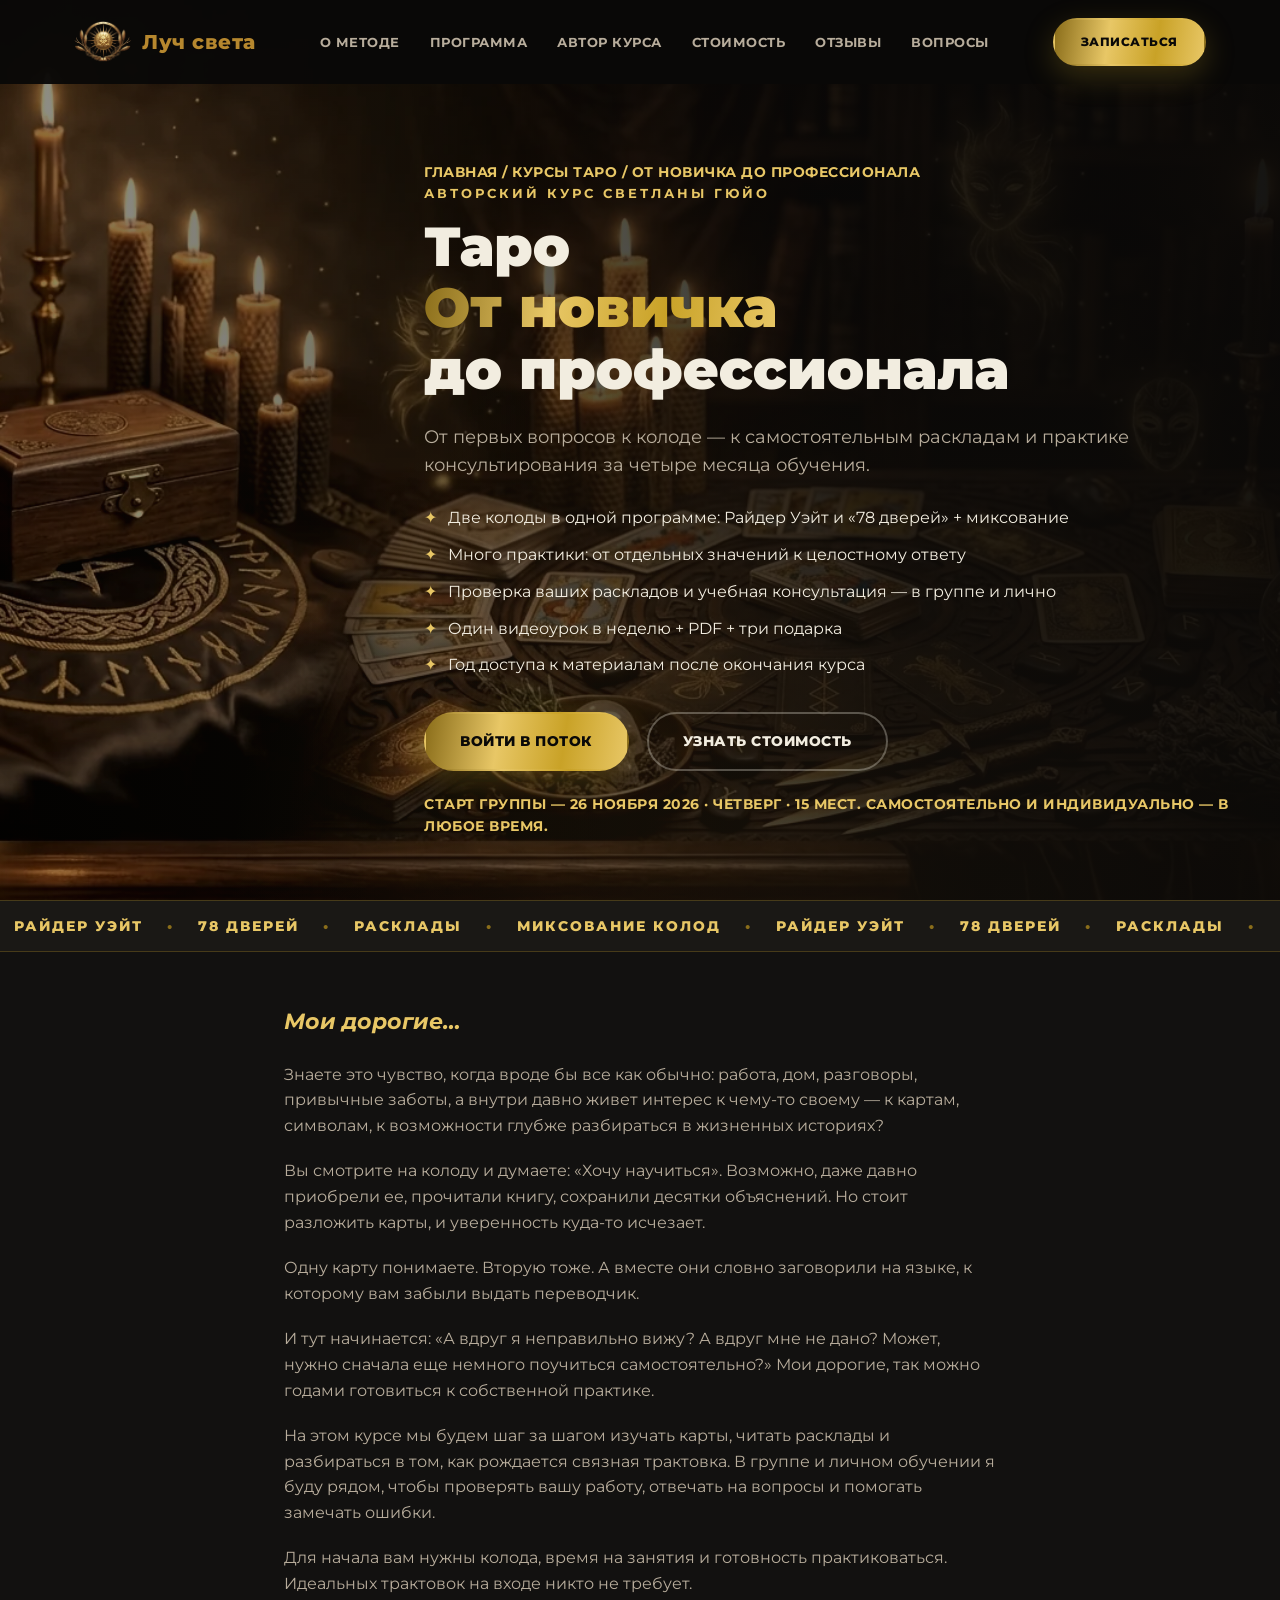
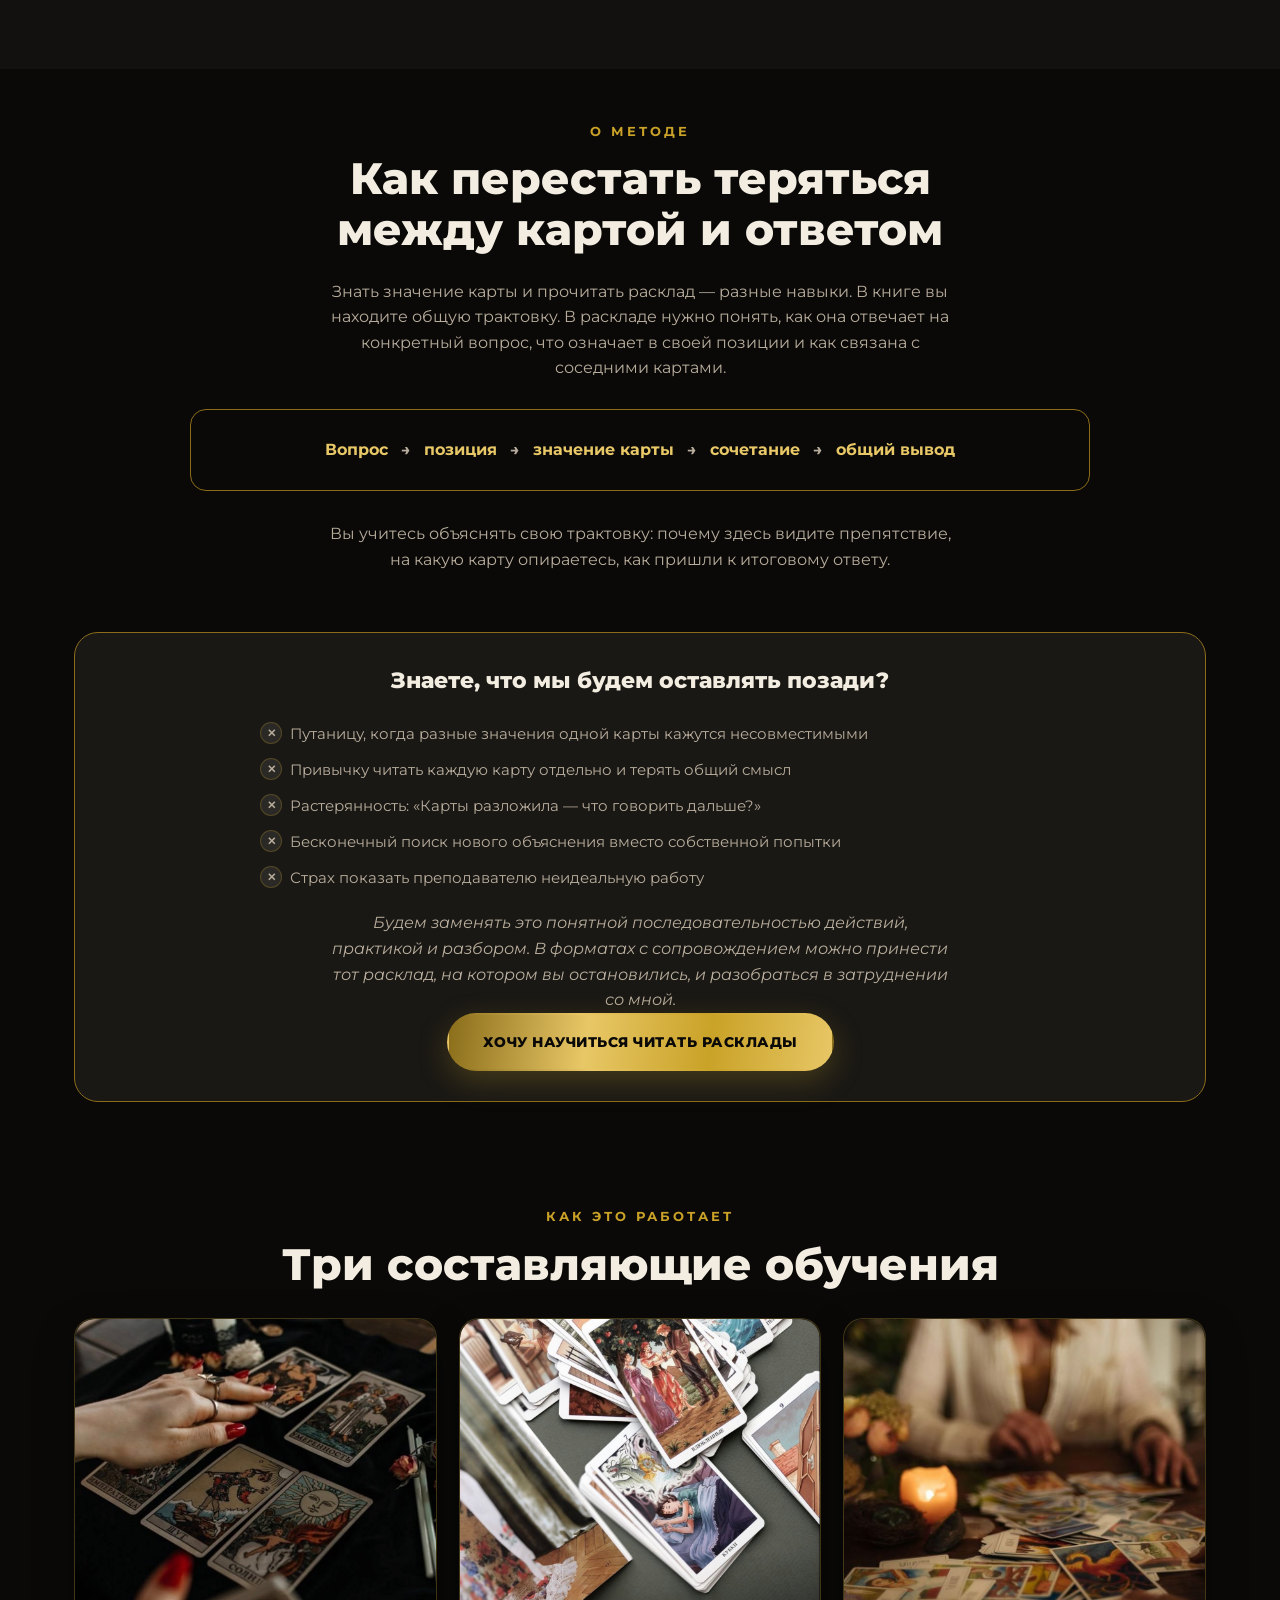
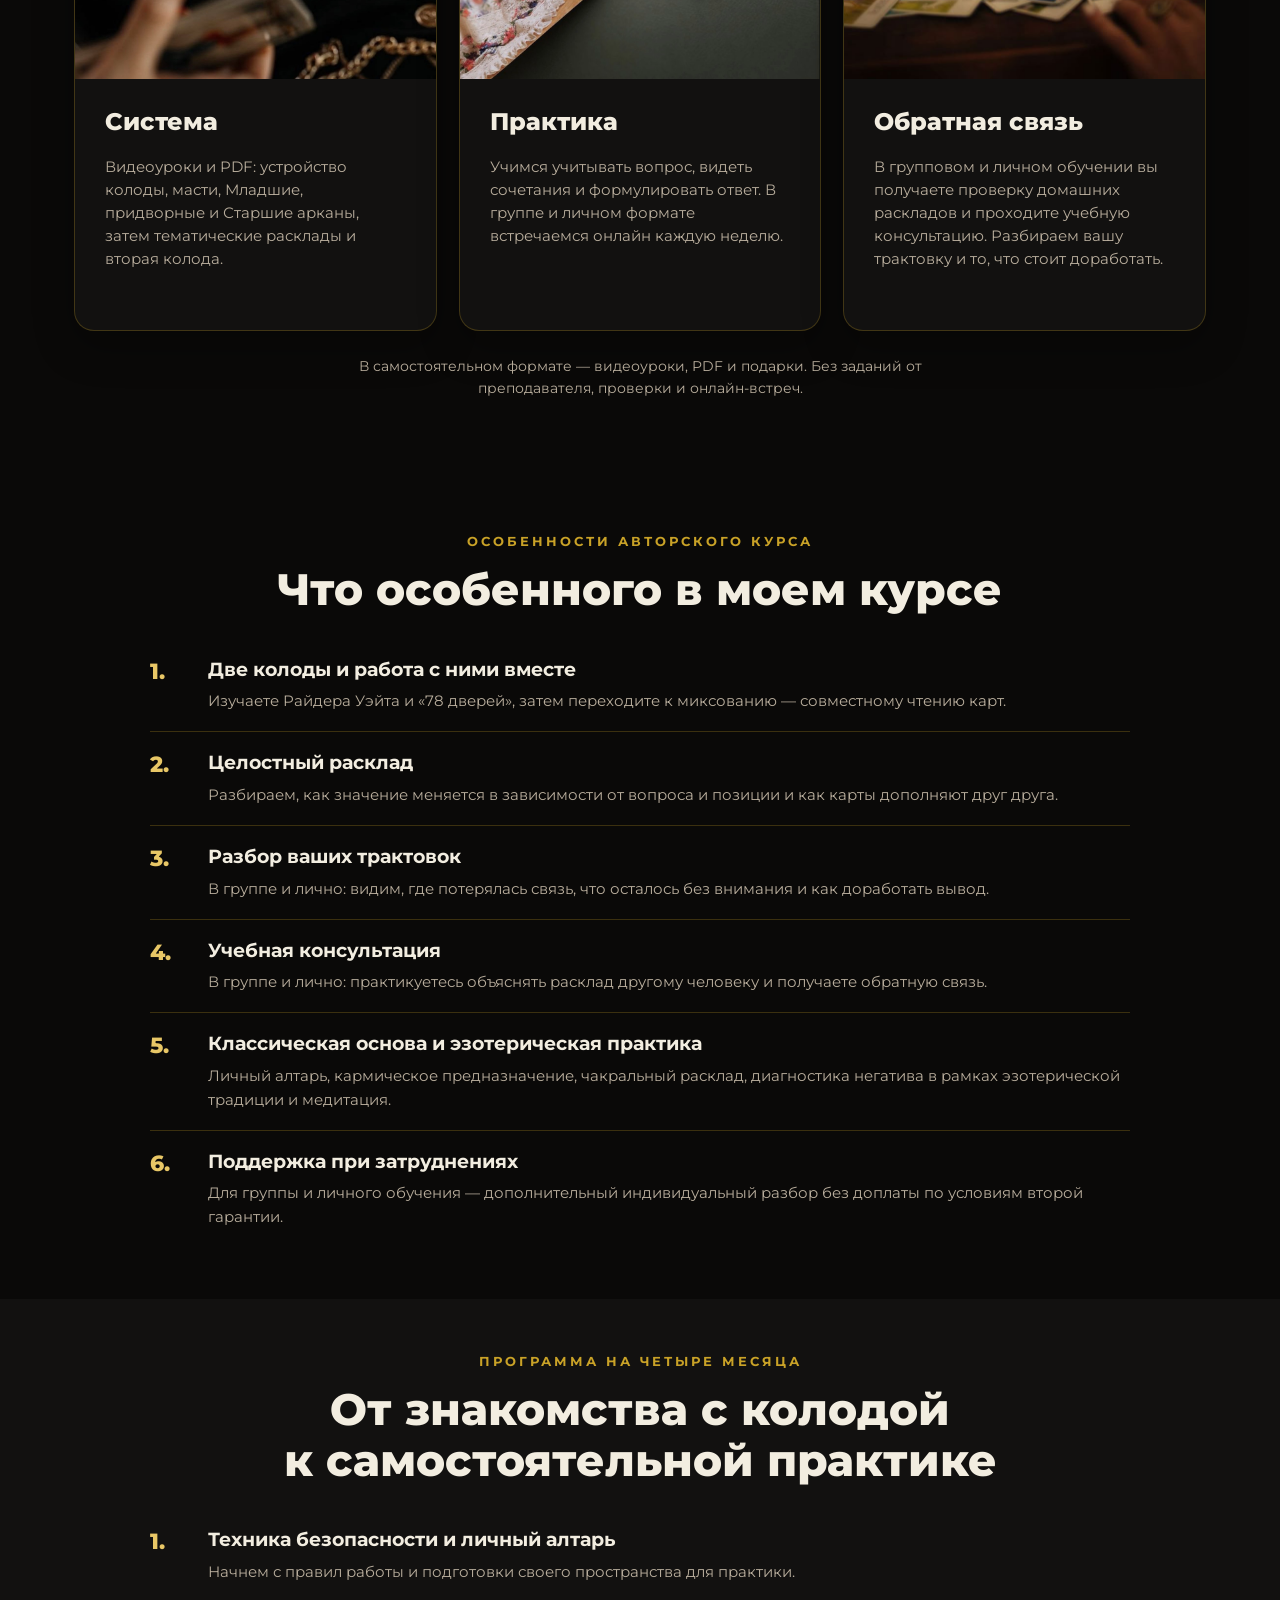
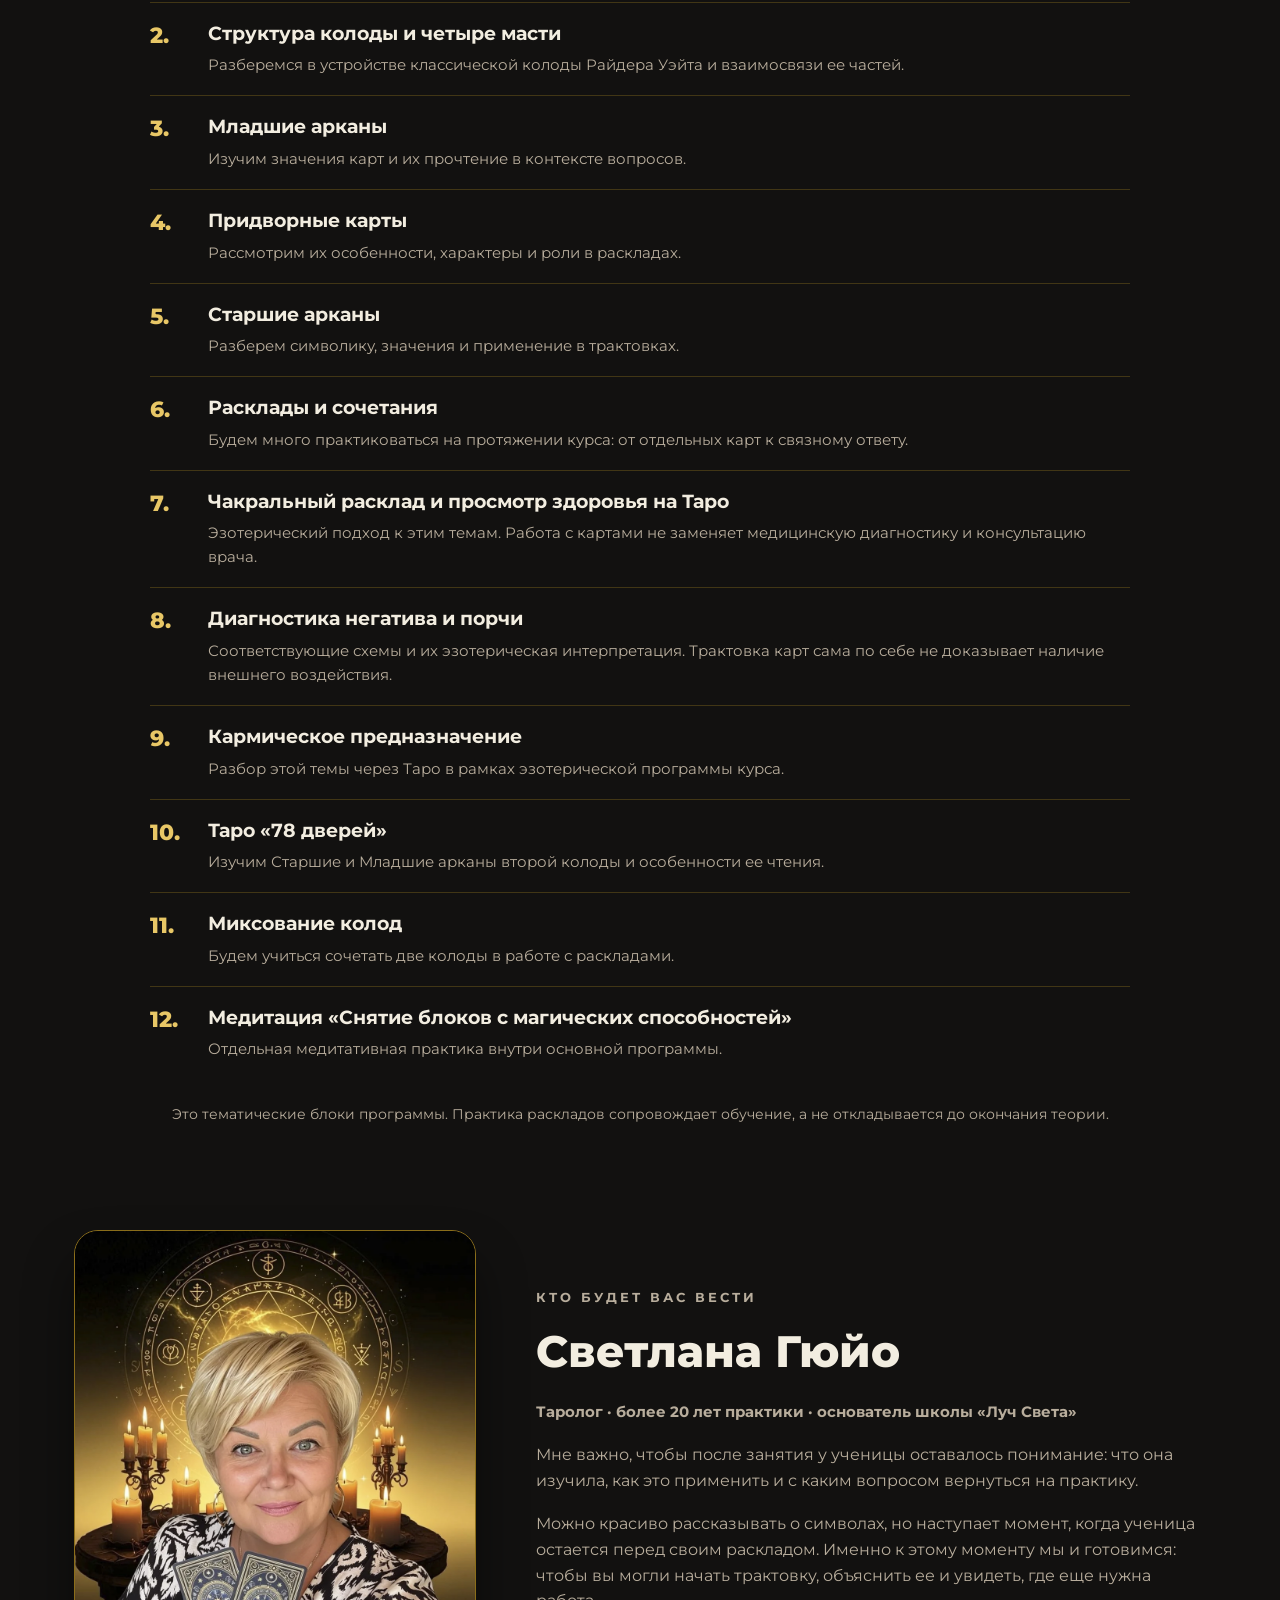
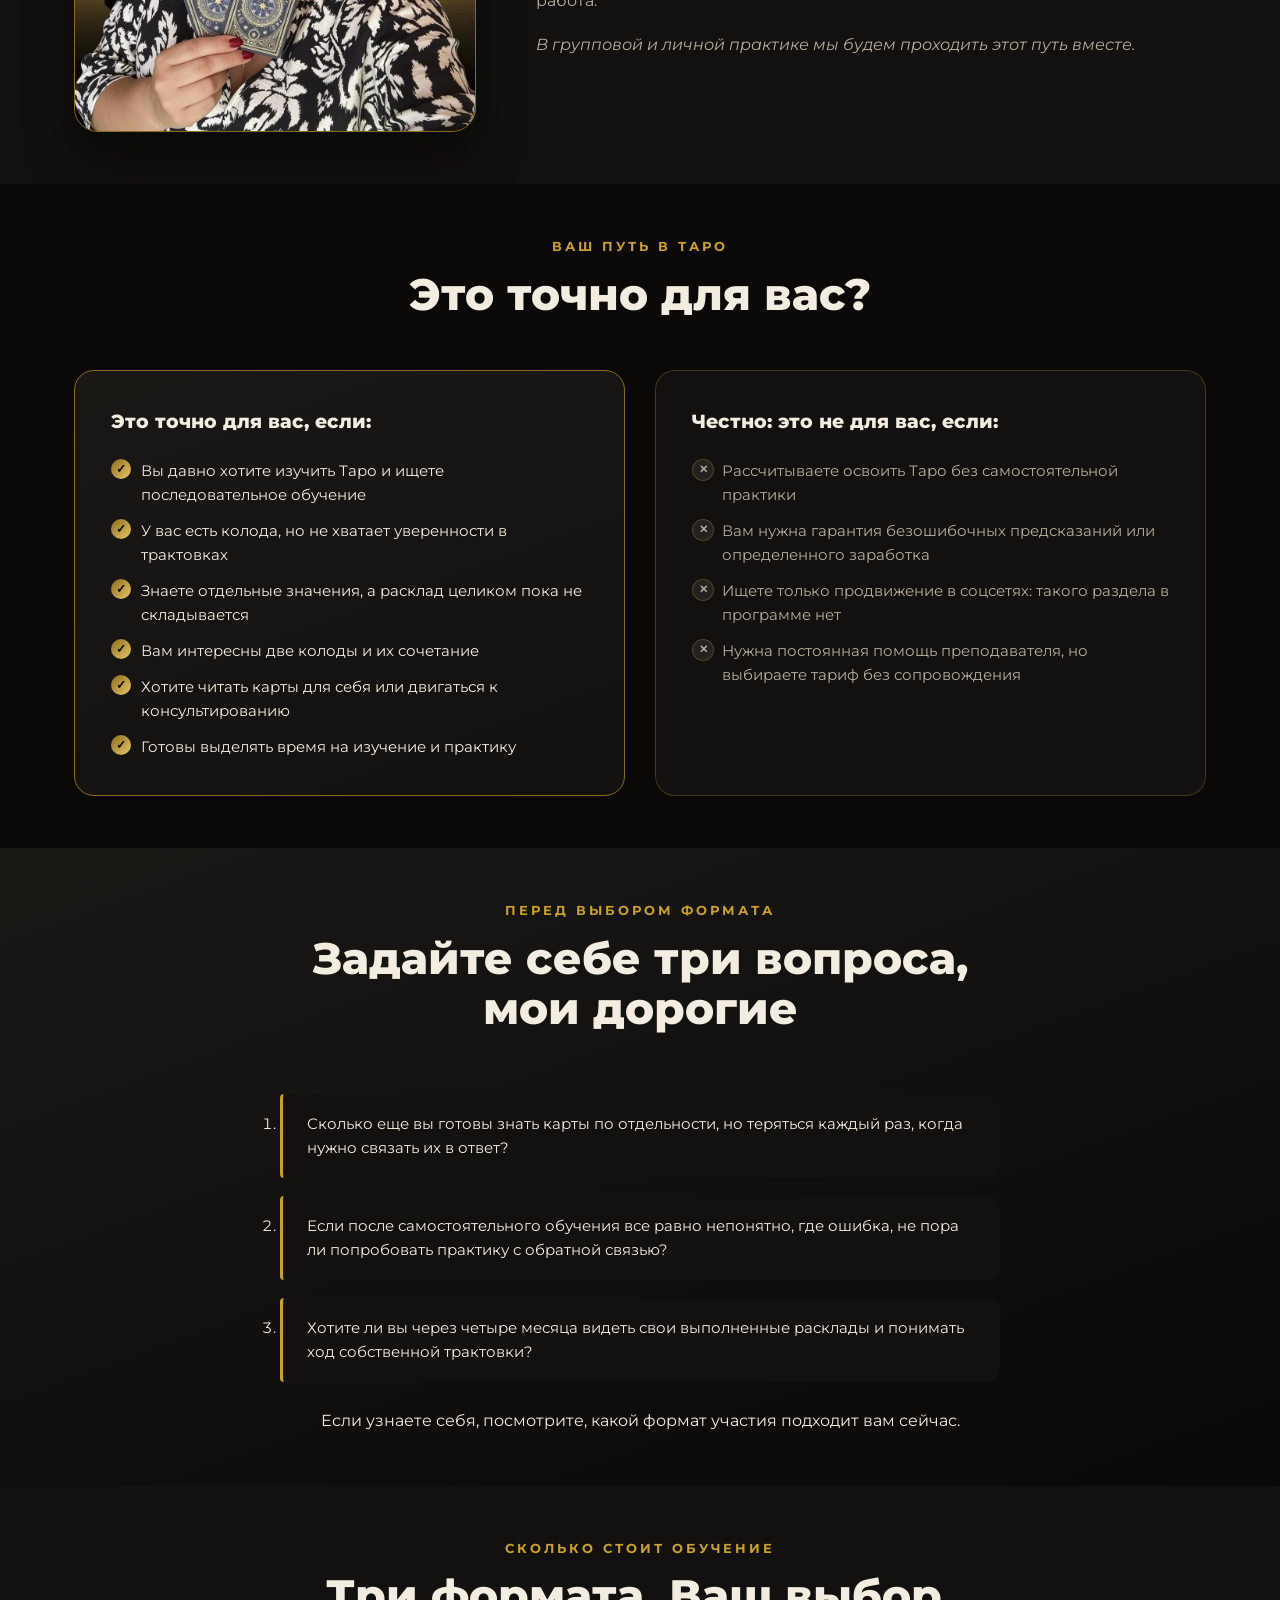
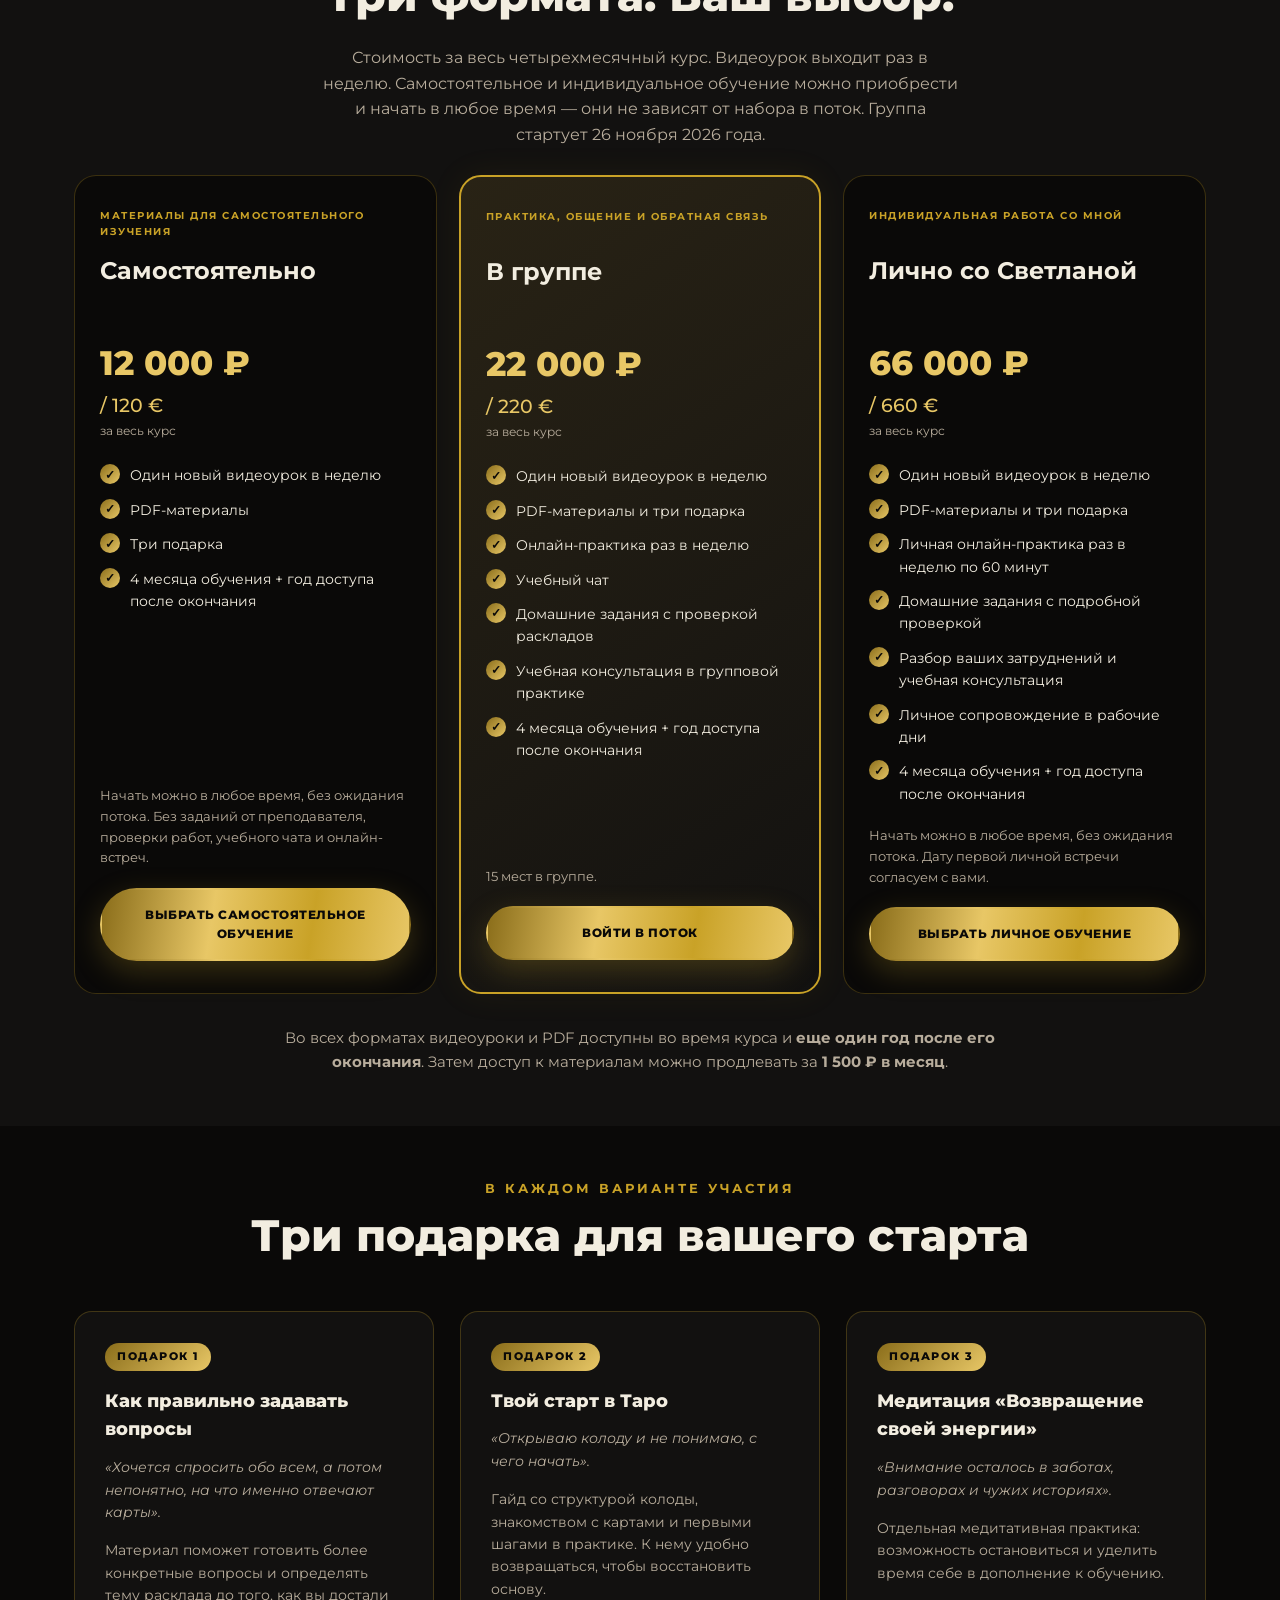
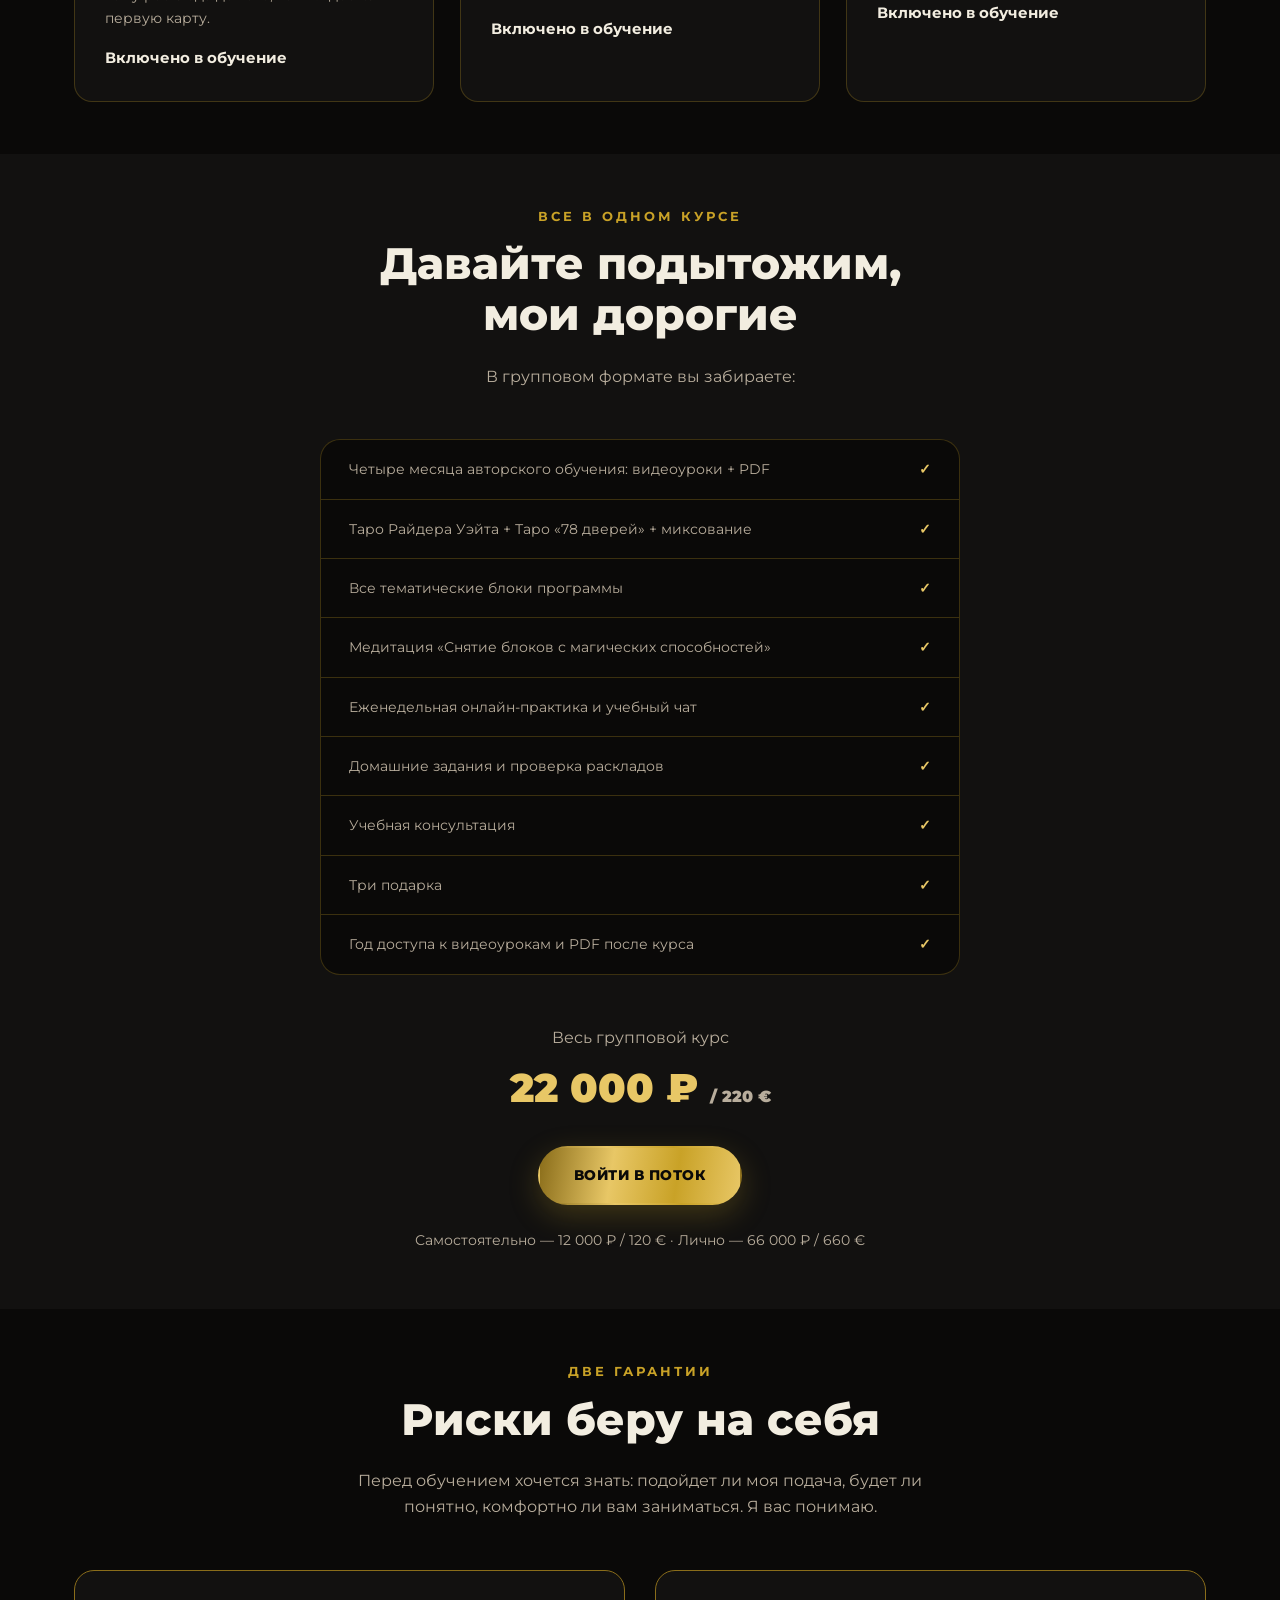
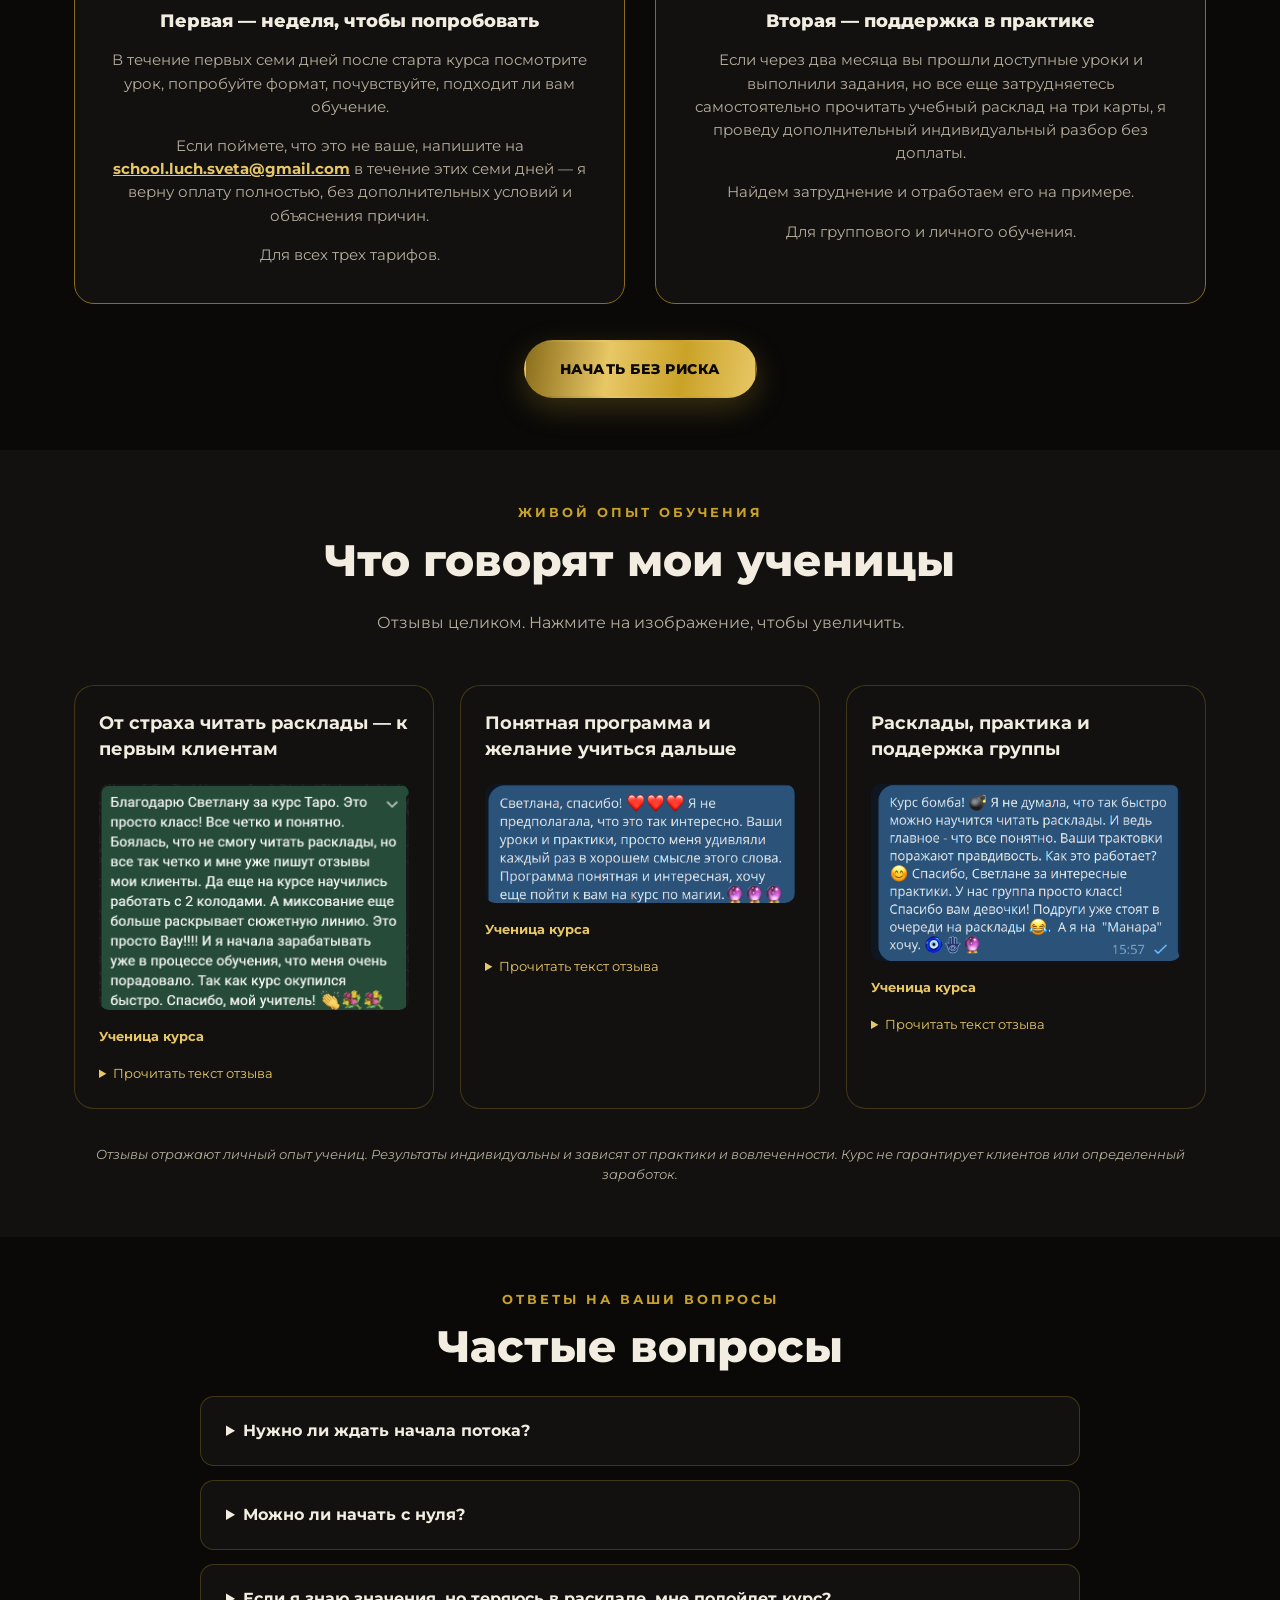
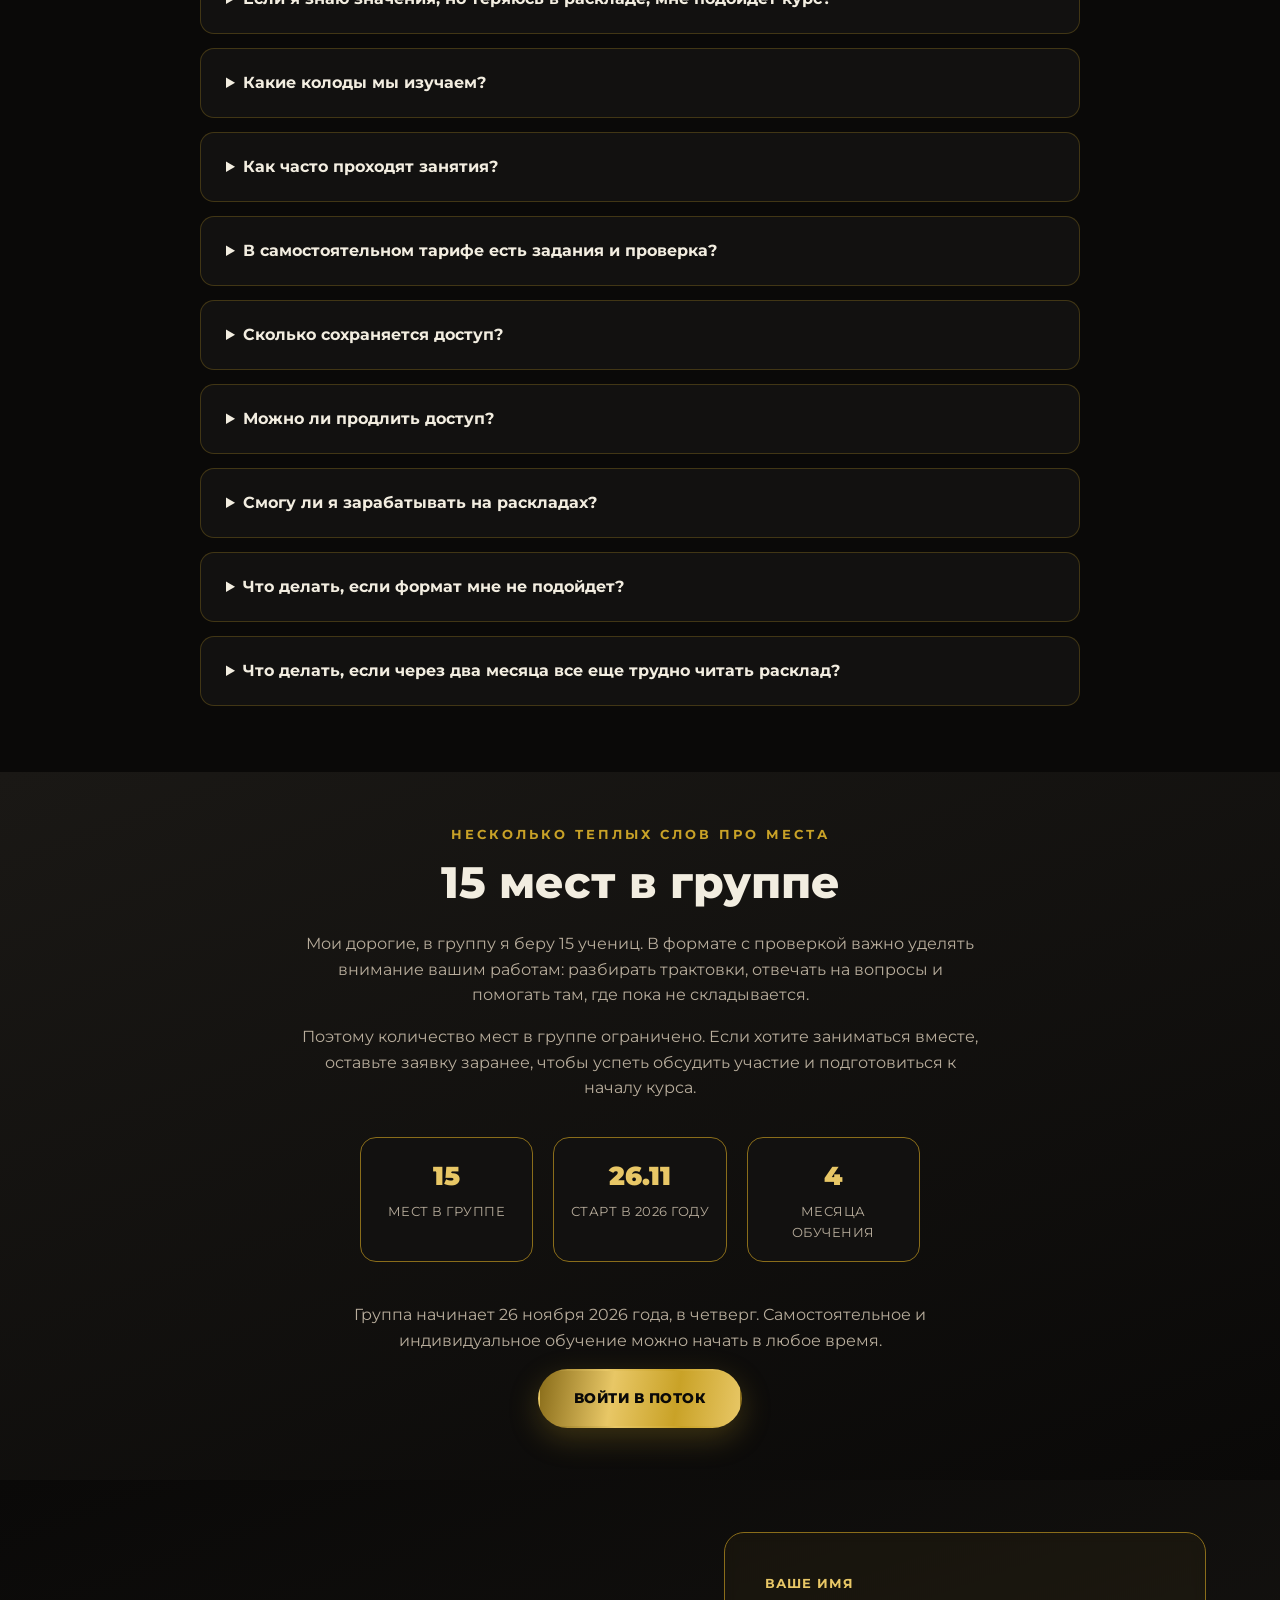
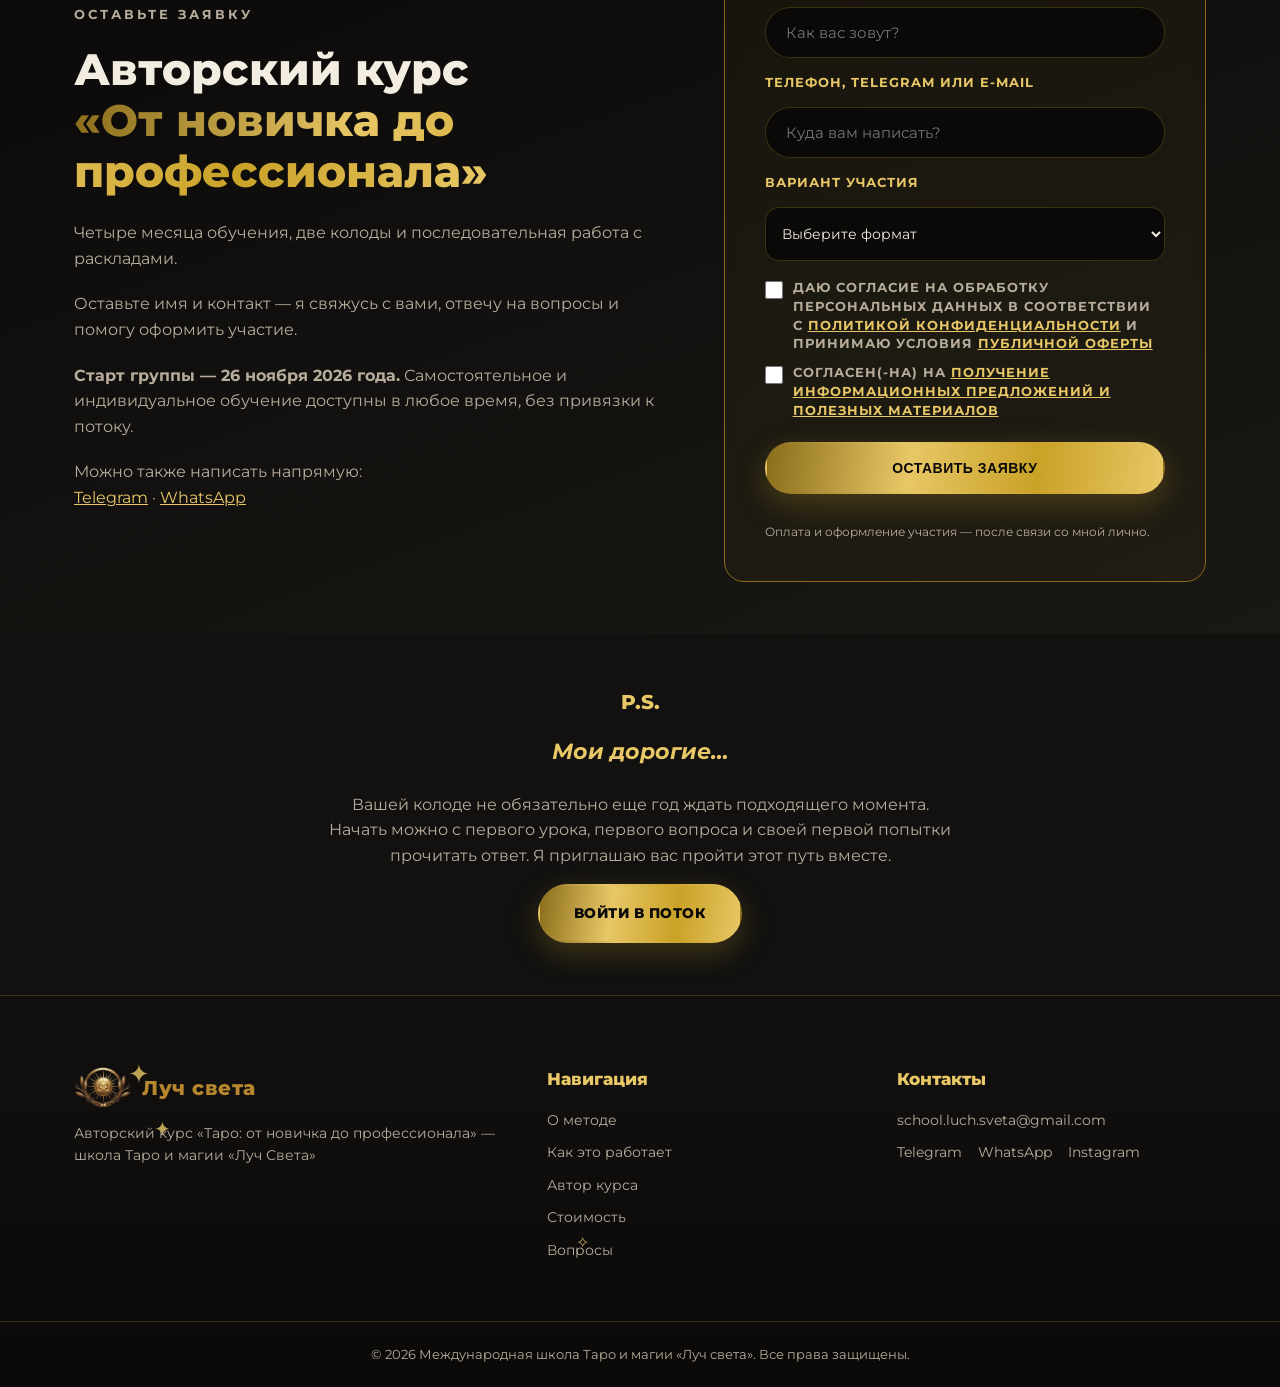
<file: taro-ot-novichka-do-professionala.html>
<!DOCTYPE html>
<html lang="ru">
<head>
<meta charset="UTF-8">
<meta name="viewport" content="width=device-width, initial-scale=1.0">
<title>Курс Таро с нуля онлайн — «От новичка до профессионала» | Луч Света</title>
<meta name="description" content="Онлайн-курс Таро Райдера Уэйта и «78 дверей» со Светланой Гюйо. 4 месяца, три формата от 12 000 ₽. Самостоятельно и лично — старт в любое время.">
<link rel="canonical" href="https://luchsveta.net/taro-ot-novichka-do-professionala.html">
<meta property="og:locale" content="ru_RU">
<meta property="og:type" content="website">
<meta property="og:title" content="Таро «От новичка до профессионала»">
<meta property="og:description" content="Онлайн-курс Таро Райдера Уэйта и «78 дверей» со Светланой Гюйо. 4 месяца, три формата от 12 000 ₽. Самостоятельно и лично — старт в любое время.">
<meta property="og:url" content="https://luchsveta.net/taro-ot-novichka-do-professionala.html">
<meta property="og:image" content="https://luchsveta.net/images/Gemini_Generated_Image_fttw4ifttw4ifttw.png">
<meta property="og:image:alt" content="Стол с картами Таро, свечами и магическими атрибутами">
<meta name="twitter:card" content="summary_large_image">
<meta name="twitter:title" content="Таро «От новичка до профессионала»">
<meta name="twitter:description" content="Онлайн-курс Таро Райдера Уэйта и «78 дверей» со Светланой Гюйо. 4 месяца, три формата от 12 000 ₽. Самостоятельно и лично — старт в любое время.">
<meta name="twitter:image" content="https://luchsveta.net/images/Gemini_Generated_Image_fttw4ifttw4ifttw.png">
<link rel="icon" href="images/favicon.png" type="image/png">
<link rel="preconnect" href="https://fonts.googleapis.com">
<link rel="preconnect" href="https://fonts.gstatic.com" crossorigin>
<link href="https://fonts.googleapis.com/css2?family=Montserrat:wght@300;400;500;600;700;800;900&family=Playfair+Display:ital,wght@0,600;0,700;1,600&display=swap" rel="stylesheet">
<link rel="stylesheet" href="css/style.css">
<link rel="stylesheet" href="css/course.css">
<script type="application/ld+json">{"@context": "https://schema.org", "@type": "Course", "name": "Таро «От новичка до профессионала»", "description": "Онлайн-курс Таро Райдера Уэйта и «78 дверей» со Светланой Гюйо. 4 месяца, три формата от 12 000 ₽. Самостоятельно и лично — старт в любое время.", "url": "https://luchsveta.net/taro-ot-novichka-do-professionala.html", "inLanguage": "ru", "provider": {"@type": "EducationalOrganization", "name": "Школа Таро и Магии «Луч Света»", "url": "https://luchsveta.net/"}, "hasCourseInstance": {"@type": "CourseInstance", "name": "Групповое обучение", "courseMode": "online", "startDate": "2026-11-26", "instructor": {"@type": "Person", "name": "Светлана Гюйо"}}}</script>
<link rel="stylesheet" href="css/taro-course.css?v=20261010-signup">
<script type="application/ld+json">{"@context":"https://schema.org","@type":"BreadcrumbList","itemListElement":[{"@type":"ListItem","position":1,"name":"Главная","item":"https://luchsveta.net/"},{"@type":"ListItem","position":2,"name":"Курсы Таро","item":"https://luchsveta.net/fakultet-taro.html"},{"@type":"ListItem","position":3,"name":"От новичка до профессионала","item":"https://luchsveta.net/taro-ot-novichka-do-professionala.html"}]}</script>
</head>
<body class="taro-course"><a href="#program" class="skip-link">Перейти к программе</a><header class="header" id="header">
  <div class="container header__inner">
    <a href="index.html" class="logo">
      <img src="images/logo.webp" alt="Луч света" class="logo__img">
      <span class="logo__text">Луч света</span>
    </a>

    <nav class="nav" id="nav">
      <a href="#pain" class="nav__link">О методе</a>
      <a href="#program" class="nav__link">Программа</a>
      <a href="#author" class="nav__link">Автор курса</a>
      <a href="#price" class="nav__link">Стоимость</a>
      <a href="#reviews" class="nav__link">Отзывы</a>
      <a href="#faq" class="nav__link">Вопросы</a>
    </nav>

    <a href="#signup" class="btn btn--gold header__cta">Записаться</a>

    <button type="button" class="burger" id="burger" aria-expanded="false" aria-controls="nav" aria-label="Меню">
      <span></span><span></span><span></span>
    </button>
  </div>
</header><main><section class="hero hero--photo" id="hero"><div class="hero__bg"><img src="images/hero-tarot.webp" alt="Карты Таро, свечи и магические атрибуты на столе" class="hero__bg-img" fetchpriority="high"><div class="hero__bg-overlay"></div></div><div class="container hero__inner hero__inner--photo"><div class="hero__text"><nav aria-label="Путь к странице" class="hero__note"><a href="/" style="color:var(--gold-light)">Главная</a> / <a href="fakultet-taro.html" style="color:var(--gold-light)">Курсы Таро</a> / <span aria-current="page">От новичка до профессионала</span></nav><p class="eyebrow eyebrow--light">Авторский курс Светланы Гюйо</p><h1 class="hero__title">Таро<br><span class="gold-text">От новичка</span><br>до профессионала</h1><p class="hero__lead">От первых вопросов к колоде — к самостоятельным раскладам и практике консультирования за четыре месяца обучения.</p><ul class="hero__features"><li>Две колоды в одной программе: Райдер Уэйт и «78 дверей» + миксование</li><li>Много практики: от отдельных значений к целостному ответу</li><li>Проверка ваших раскладов и учебная консультация — в группе и лично</li><li>Один видеоурок в неделю + PDF + три подарка</li><li>Год доступа к материалам после окончания курса</li></ul><div class="hero__actions"><a href="#signup" class="btn btn--gold" >Войти в поток</a><a href="#price" class="btn btn--ghost">Узнать стоимость</a></div><p class="hero__note">Старт группы — 26 ноября 2026 · четверг · 15 мест. Самостоятельно и индивидуально — в любое время.</p></div></div></section><div class="marquee" aria-hidden="true"><div class="marquee__track"><span>РАЙДЕР УЭЙТ</span><span class="dot">•</span><span>78 ДВЕРЕЙ</span><span class="dot">•</span><span>РАСКЛАДЫ</span><span class="dot">•</span><span>МИКСОВАНИЕ КОЛОД</span><span class="dot">•</span><span>РАЙДЕР УЭЙТ</span><span class="dot">•</span><span>78 ДВЕРЕЙ</span><span class="dot">•</span><span>РАСКЛАДЫ</span><span class="dot">•</span><span>МИКСОВАНИЕ КОЛОД</span><span class="dot">•</span><span>РАЙДЕР УЭЙТ</span><span class="dot">•</span><span>78 ДВЕРЕЙ</span><span class="dot">•</span><span>РАСКЛАДЫ</span><span class="dot">•</span><span>МИКСОВАНИЕ КОЛОД</span><span class="dot">•</span><span>РАЙДЕР УЭЙТ</span><span class="dot">•</span><span>78 ДВЕРЕЙ</span><span class="dot">•</span><span>РАСКЛАДЫ</span><span class="dot">•</span><span>МИКСОВАНИЕ КОЛОД</span><span class="dot">•</span></div></div><section class="intro" id="intro"><div class="container intro__inner"><p class="intro__hail">Мои дорогие…</p><p class="intro__text">Знаете это чувство, когда вроде бы все как обычно: работа, дом, разговоры, привычные заботы, а внутри давно живет интерес к чему-то своему — к картам, символам, к возможности глубже разбираться в жизненных историях?</p><p class="intro__text">Вы смотрите на колоду и думаете: «Хочу научиться». Возможно, даже давно приобрели ее, прочитали книгу, сохранили десятки объяснений. Но стоит разложить карты, и уверенность куда-то исчезает.</p><p class="intro__text">Одну карту понимаете. Вторую тоже. А вместе они словно заговорили на языке, к которому вам забыли выдать переводчик.</p><p class="intro__text">И тут начинается: «А вдруг я неправильно вижу? А вдруг мне не дано? Может, нужно сначала еще немного поучиться самостоятельно?» Мои дорогие, так можно годами готовиться к собственной практике.</p><p class="intro__text">На этом курсе мы будем шаг за шагом изучать карты, читать расклады и разбираться в том, как рождается связная трактовка. В группе и личном обучении я буду рядом, чтобы проверять вашу работу, отвечать на вопросы и помогать замечать ошибки.</p><p class="intro__text">Для начала вам нужны колода, время на занятия и готовность практиковаться. Идеальных трактовок на входе никто не требует.</p></div></section><section id="pain" class="pain"><div class="container"><p class="eyebrow center">О методе</p><h2 class="section-title center">Как перестать теряться<br>между картой и ответом</h2><p class="section-subtitle center">Знать значение карты и прочитать расклад — разные навыки. В книге вы находите общую трактовку. В раскладе нужно понять, как она отвечает на конкретный вопрос, что означает в своей позиции и как связана с соседними картами.</p><p class="reading-formula">Вопрос <span>→</span> позиция <span>→</span> значение карты <span>→</span> сочетание <span>→</span> общий вывод</p><p class="section-subtitle center">Вы учитесь объяснять свою трактовку: почему здесь видите препятствие, на какую карту опираетесь, как пришли к итоговому ответу.</p><div class="pain__bye"><h3 class="pain__bye-title">Знаете, что мы будем оставлять позади?</h3><ul class="cross-list cross-list--center"><li>Путаницу, когда разные значения одной карты кажутся несовместимыми</li><li>Привычку читать каждую карту отдельно и терять общий смысл</li><li>Растерянность: «Карты разложила — что говорить дальше?»</li><li>Бесконечный поиск нового объяснения вместо собственной попытки</li><li>Страх показать преподавателю неидеальную работу</li></ul><p class="pain__whisper">Будем заменять это понятной последовательностью действий, практикой и разбором. В форматах с сопровождением можно принести тот расклад, на котором вы остановились, и разобраться в затруднении со мной.</p><a href="#signup" class="btn btn--gold" >Хочу научиться читать расклады</a></div></div></section><section id="how" class="deliver"><div class="container"><p class="eyebrow center">Как это работает</p><h2 class="section-title center">Три составляющие обучения</h2><div class="deliver__grid"><article class="card"><div class="card__media"><img src="images/taro-waite-course.jpg" alt="Карты классической колоды Таро Райдера Уэйта" loading="lazy"></div><h3 class="card__title">Система</h3><p class="card__text">Видеоуроки и PDF: устройство колоды, масти, Младшие, придворные и Старшие арканы, затем тематические расклады и вторая колода.</p></article><article class="card"><div class="card__media"><img src="images/taro-78-doors-course.jpg" alt="Карты Таро «78 дверей»" loading="lazy"></div><h3 class="card__title">Практика</h3><p class="card__text">Учимся учитывать вопрос, видеть сочетания и формулировать ответ. В группе и личном формате встречаемся онлайн каждую неделю.</p></article><article class="card"><div class="card__media"><img src="images/card-support.jpg" alt="Консультация и обратная связь" loading="lazy"></div><h3 class="card__title">Обратная связь</h3><p class="card__text">В групповом и личном обучении вы получаете проверку домашних раскладов и проходите учебную консультацию. Разбираем вашу трактовку и то, что стоит доработать.</p></article></div><p class="section-subtitle center taro-note">В самостоятельном формате — видеоуроки, PDF и подарки. Без заданий от преподавателя, проверки и онлайн-встреч.</p></div></section><section id="differences" class="pain"><div class="container"><p class="eyebrow center">Особенности авторского курса</p><h2 class="section-title center">Что особенного в моем курсе</h2><ol class="taro-rows"><li class="taro-row"><span class="taro-number" aria-hidden="true">1.</span><div><h3>Две колоды и работа с ними вместе</h3><p>Изучаете Райдера Уэйта и «78 дверей», затем переходите к миксованию — совместному чтению карт.</p></div></li><li class="taro-row"><span class="taro-number" aria-hidden="true">2.</span><div><h3>Целостный расклад</h3><p>Разбираем, как значение меняется в зависимости от вопроса и позиции и как карты дополняют друг друга.</p></div></li><li class="taro-row"><span class="taro-number" aria-hidden="true">3.</span><div><h3>Разбор ваших трактовок</h3><p>В группе и лично: видим, где потерялась связь, что осталось без внимания и как доработать вывод.</p></div></li><li class="taro-row"><span class="taro-number" aria-hidden="true">4.</span><div><h3>Учебная консультация</h3><p>В группе и лично: практикуетесь объяснять расклад другому человеку и получаете обратную связь.</p></div></li><li class="taro-row"><span class="taro-number" aria-hidden="true">5.</span><div><h3>Классическая основа и эзотерическая практика</h3><p>Личный алтарь, кармическое предназначение, чакральный расклад, диагностика негатива в рамках эзотерической традиции и медитация.</p></div></li><li class="taro-row"><span class="taro-number" aria-hidden="true">6.</span><div><h3>Поддержка при затруднениях</h3><p>Для группы и личного обучения — дополнительный индивидуальный разбор без доплаты по условиям второй гарантии.</p></div></li></ol></div></section><section id="program" class="how"><div class="container"><p class="eyebrow center">Программа на четыре месяца</p><h2 class="section-title center">От знакомства с колодой<br>к самостоятельной практике</h2><ol class="taro-rows"><li class="taro-row"><span class="taro-number" aria-hidden="true">1.</span><div><h3>Техника безопасности и личный алтарь</h3><p>Начнем с правил работы и подготовки своего пространства для практики.</p></div></li><li class="taro-row"><span class="taro-number" aria-hidden="true">2.</span><div><h3>Структура колоды и четыре масти</h3><p>Разберемся в устройстве классической колоды Райдера Уэйта и взаимосвязи ее частей.</p></div></li><li class="taro-row"><span class="taro-number" aria-hidden="true">3.</span><div><h3>Младшие арканы</h3><p>Изучим значения карт и их прочтение в контексте вопросов.</p></div></li><li class="taro-row"><span class="taro-number" aria-hidden="true">4.</span><div><h3>Придворные карты</h3><p>Рассмотрим их особенности, характеры и роли в раскладах.</p></div></li><li class="taro-row"><span class="taro-number" aria-hidden="true">5.</span><div><h3>Старшие арканы</h3><p>Разберем символику, значения и применение в трактовках.</p></div></li><li class="taro-row"><span class="taro-number" aria-hidden="true">6.</span><div><h3>Расклады и сочетания</h3><p>Будем много практиковаться на протяжении курса: от отдельных карт к связному ответу.</p></div></li><li class="taro-row"><span class="taro-number" aria-hidden="true">7.</span><div><h3>Чакральный расклад и просмотр здоровья на Таро</h3><p>Эзотерический подход к этим темам. Работа с картами не заменяет медицинскую диагностику и консультацию врача.</p></div></li><li class="taro-row"><span class="taro-number" aria-hidden="true">8.</span><div><h3>Диагностика негатива и порчи</h3><p>Соответствующие схемы и их эзотерическая интерпретация. Трактовка карт сама по себе не доказывает наличие внешнего воздействия.</p></div></li><li class="taro-row"><span class="taro-number" aria-hidden="true">9.</span><div><h3>Кармическое предназначение</h3><p>Разбор этой темы через Таро в рамках эзотерической программы курса.</p></div></li><li class="taro-row"><span class="taro-number" aria-hidden="true">10.</span><div><h3>Таро «78 дверей»</h3><p>Изучим Старшие и Младшие арканы второй колоды и особенности ее чтения.</p></div></li><li class="taro-row"><span class="taro-number" aria-hidden="true">11.</span><div><h3>Миксование колод</h3><p>Будем учиться сочетать две колоды в работе с раскладами.</p></div></li><li class="taro-row"><span class="taro-number" aria-hidden="true">12.</span><div><h3>Медитация «Снятие блоков с магических способностей»</h3><p>Отдельная медитативная практика внутри основной программы.</p></div></li></ol><p class="taro-note center">Это тематические блоки программы. Практика раскладов сопровождает обучение, а не откладывается до окончания теории.</p></div></section><section class="author" id="author"><div class="container author__inner"><div class="author__media"><div class="author__frame"><img src="images/svetlana.webp" alt="Светлана Гюйо — автор курса и основатель школы «Луч Света»" loading="lazy"></div></div><div class="author__text"><p class="eyebrow">Кто будет вас вести</p><h2 class="section-title">Светлана Гюйо</h2><p class="author__role">Таролог · более 20 лет практики · основатель школы «Луч Света»</p><p>Мне важно, чтобы после занятия у ученицы оставалось понимание: что она изучила, как это применить и с каким вопросом вернуться на практику.</p><p>Можно красиво рассказывать о символах, но наступает момент, когда ученица остается перед своим раскладом. Именно к этому моменту мы и готовимся: чтобы вы могли начать трактовку, объяснить ее и увидеть, где еще нужна работа.</p><p class="author__quote">В групповой и личной практике мы будем проходить этот путь вместе.</p></div></div></section><section id="fit" class="fit"><div class="container"><p class="eyebrow center">Ваш путь в Таро</p><h2 class="section-title center">Это точно для вас?</h2><div class="fit__grid"><div class="fit__col fit__col--yes"><h3>Это точно для вас, если:</h3><ul class="check-list"><li>Вы давно хотите изучить Таро и ищете последовательное обучение</li><li>У вас есть колода, но не хватает уверенности в трактовках</li><li>Знаете отдельные значения, а расклад целиком пока не складывается</li><li>Вам интересны две колоды и их сочетание</li><li>Хотите читать карты для себя или двигаться к консультированию</li><li>Готовы выделять время на изучение и практику</li></ul></div><div class="fit__col fit__col--no"><h3>Честно: это не для вас, если:</h3><ul class="cross-list"><li>Рассчитываете освоить Таро без самостоятельной практики</li><li>Вам нужна гарантия безошибочных предсказаний или определенного заработка</li><li>Ищете только продвижение в соцсетях: такого раздела в программе нет</li><li>Нужна постоянная помощь преподавателя, но выбираете тариф без сопровождения</li></ul></div></div></div></section><section id="questions" class="price"><div class="container"><p class="eyebrow center">Перед выбором формата</p><h2 class="section-title center">Задайте себе три вопроса,<br>мои дорогие</h2><div class="price__questions"><ol class="price__q-list"><li>Сколько еще вы готовы знать карты по отдельности, но теряться каждый раз, когда нужно связать их в ответ?</li><li>Если после самостоятельного обучения все равно непонятно, где ошибка, не пора ли попробовать практику с обратной связью?</li><li>Хотите ли вы через четыре месяца видеть свои выполненные расклады и понимать ход собственной трактовки?</li></ol><p>Если узнаете себя, посмотрите, какой формат участия подходит вам сейчас.</p></div></div></section><section id="price" class="reveal-price"><div class="container"><p class="eyebrow center">Сколько стоит обучение</p><h2 class="section-title center">Три формата. Ваш выбор.</h2><p class="section-subtitle center">Стоимость за весь четырехмесячный курс. Видеоурок выходит раз в неделю. Самостоятельное и индивидуальное обучение можно приобрести и начать в любое время — они не зависят от набора в поток. Группа стартует 26 ноября 2026 года.</p><div class="tariff-grid"><article class="tariff-card "><p class="eyebrow">Материалы для самостоятельного изучения</p><h3>Самостоятельно</h3><p class="tariff-price">12 000 ₽ <span>/ 120 €</span></p><p class="tariff-period">за весь курс</p><ul class="check-list"><li>Один новый видеоурок в неделю</li><li>PDF-материалы</li><li>Три подарка</li><li>4 месяца обучения + год доступа после окончания</li></ul><p class="tariff-note">Начать можно в любое время, без ожидания потока. Без заданий от преподавателя, проверки работ, учебного чата и онлайн-встреч.</p><a href="#signup" class="btn btn--gold" data-plan="self">Выбрать самостоятельное обучение</a></article><article class="tariff-card tariff-card--featured"><p class="eyebrow">Практика, общение и обратная связь</p><h3>В группе</h3><p class="tariff-price">22 000 ₽ <span>/ 220 €</span></p><p class="tariff-period">за весь курс</p><ul class="check-list"><li>Один новый видеоурок в неделю</li><li>PDF-материалы и три подарка</li><li>Онлайн-практика раз в неделю</li><li>Учебный чат</li><li>Домашние задания с проверкой раскладов</li><li>Учебная консультация в групповой практике</li><li>4 месяца обучения + год доступа после окончания</li></ul><p class="tariff-note">15 мест в группе.</p><a href="#signup" class="btn btn--gold" data-plan="group">Войти в поток</a></article><article class="tariff-card "><p class="eyebrow">Индивидуальная работа со мной</p><h3>Лично со Светланой</h3><p class="tariff-price">66 000 ₽ <span>/ 660 €</span></p><p class="tariff-period">за весь курс</p><ul class="check-list"><li>Один новый видеоурок в неделю</li><li>PDF-материалы и три подарка</li><li>Личная онлайн-практика раз в неделю по 60 минут</li><li>Домашние задания с подробной проверкой</li><li>Разбор ваших затруднений и учебная консультация</li><li>Личное сопровождение в рабочие дни</li><li>4 месяца обучения + год доступа после окончания</li></ul><p class="tariff-note">Начать можно в любое время, без ожидания потока. Дату первой личной встречи согласуем с вами.</p><a href="#signup" class="btn btn--gold" data-plan="personal">Выбрать личное обучение</a></article></div><p class="access-note">Во всех форматах видеоуроки и PDF доступны во время курса и <strong>еще один год после его окончания</strong>. Затем доступ к материалам можно продлевать за <strong>1 500 ₽ в месяц</strong>.</p></div></section><section id="bonuses" class="bonus"><div class="container"><p class="eyebrow center">В каждом варианте участия</p><h2 class="section-title center">Три подарка для вашего старта</h2><div class="bonus__grid"><article class="bonus__card"><span class="bonus__num">Подарок 1</span><h3>Как правильно задавать вопросы</h3><p class="bonus__pain">«Хочется спросить обо всем, а потом непонятно, на что именно отвечают карты».</p><p>Материал поможет готовить более конкретные вопросы и определять тему расклада до того, как вы достали первую карту.</p><span class="bonus__price">Включено в обучение</span></article><article class="bonus__card"><span class="bonus__num">Подарок 2</span><h3>Твой старт в Таро</h3><p class="bonus__pain">«Открываю колоду и не понимаю, с чего начать».</p><p>Гайд со структурой колоды, знакомством с картами и первыми шагами в практике. К нему удобно возвращаться, чтобы восстановить основу.</p><span class="bonus__price">Включено в обучение</span></article><article class="bonus__card"><span class="bonus__num">Подарок 3</span><h3>Медитация «Возвращение своей энергии»</h3><p class="bonus__pain">«Внимание осталось в заботах, разговорах и чужих историях».</p><p>Отдельная медитативная практика: возможность остановиться и уделить время себе в дополнение к обучению.</p><span class="bonus__price">Включено в обучение</span></article></div></div></section><section id="stack" class="stack"><div class="container"><p class="eyebrow center">Все в одном курсе</p><h2 class="section-title center">Давайте подытожим,<br>мои дорогие</h2><p class="section-subtitle center">В групповом формате вы забираете:</p><div class="stack__table"><div class="stack__row"><span>Четыре месяца авторского обучения: видеоуроки + PDF</span><span class="stack__num">✓</span></div><div class="stack__row"><span>Таро Райдера Уэйта + Таро «78 дверей» + миксование</span><span class="stack__num">✓</span></div><div class="stack__row"><span>Все тематические блоки программы</span><span class="stack__num">✓</span></div><div class="stack__row"><span>Медитация «Снятие блоков с магических способностей»</span><span class="stack__num">✓</span></div><div class="stack__row"><span>Еженедельная онлайн-практика и учебный чат</span><span class="stack__num">✓</span></div><div class="stack__row"><span>Домашние задания и проверка раскладов</span><span class="stack__num">✓</span></div><div class="stack__row"><span>Учебная консультация</span><span class="stack__num">✓</span></div><div class="stack__row"><span>Три подарка</span><span class="stack__num">✓</span></div><div class="stack__row"><span>Год доступа к видеоурокам и PDF после курса</span><span class="stack__num">✓</span></div></div><div class="stack__final"><p>Весь групповой курс</p><p class="stack__price">22 000 ₽ <span>/ 220 €</span></p><a href="#signup" class="btn btn--gold" data-plan="group">Войти в поток</a><p class="taro-note">Самостоятельно — 12 000 ₽ / 120 € · Лично — 66 000 ₽ / 660 €</p></div></div></section><section id="guarantee" class="guarantee"><div class="container"><p class="eyebrow center">Две гарантии</p><h2 class="section-title center">Риски беру на себя</h2><p class="section-subtitle center">Перед обучением хочется знать: подойдет ли моя подача, будет ли понятно, комфортно ли вам заниматься. Я вас понимаю.</p><div class="guarantee__grid"><article class="guarantee__card"><h3>Первая — неделя, чтобы попробовать</h3><p>В течение первых семи дней после старта курса посмотрите урок, попробуйте формат, почувствуйте, подходит ли вам обучение.</p><p>Если поймете, что это не ваше, напишите на <a href="mailto:school.luch.sveta@gmail.com">school.luch.sveta@gmail.com</a> в течение этих семи дней — я верну оплату полностью, без дополнительных условий и объяснения причин.</p><p class="taro-note">Для всех трех тарифов.</p></article><article class="guarantee__card"><h3>Вторая — поддержка в практике</h3><p>Если через два месяца вы прошли доступные уроки и выполнили задания, но все еще затрудняетесь самостоятельно прочитать учебный расклад на три карты, я проведу дополнительный индивидуальный разбор без доплаты.</p><p>Найдем затруднение и отработаем его на примере.</p><p class="taro-note">Для группового и личного обучения.</p></article></div><div class="guarantee__cta"><a href="#signup" class="btn btn--gold" >Начать без риска</a></div></div></section><section id="reviews" class="reviews"><div class="container"><p class="eyebrow center">Живой опыт обучения</p><h2 class="section-title center">Что говорят мои ученицы</h2><p class="section-subtitle center">Отзывы целиком. Нажмите на изображение, чтобы увеличить.</p><div class="reviews__grid"><article class="review-shot"><h3>От страха читать расклады — к первым клиентам</h3><a class="review-zoom" href="images/taro-review-1.png" aria-label="Увеличить отзыв 1"><img src="images/taro-review-1.png" alt="Скриншот отзыва ученицы: От страха читать расклады — к первым клиентам" loading="lazy"></a><p class="review__author">Ученица курса</p><details><summary>Прочитать текст отзыва</summary><p>Благодарю Светлану за курс Таро. Это просто класс! Все четко и понятно. Боялась, что не смогу читать расклады, но все так четко и мне уже пишут отзывы мои клиенты. Да еще на курсе научились работать с 2 колодами. А миксование еще больше раскрывает сюжетную линию. Это просто Вау!!!! И я начала зарабатывать уже в процессе обучения, что меня очень порадовало. Так как курс окупился быстро. Спасибо, мой учитель! 👏💐💐</p></details></article><article class="review-shot"><h3>Понятная программа и желание учиться дальше</h3><a class="review-zoom" href="images/taro-review-2.png" aria-label="Увеличить отзыв 2"><img src="images/taro-review-2.png" alt="Скриншот отзыва ученицы: Понятная программа и желание учиться дальше" loading="lazy"></a><p class="review__author">Ученица курса</p><details><summary>Прочитать текст отзыва</summary><p>Светлана, спасибо! ❤️❤️❤️ Я не предполагала, что это так интересно. Ваши уроки и практики, просто меня удивляли каждый раз в хорошем смысле этого слова. Программа понятная и интересная, хочу еще пойти к вам на курс по магии. 🔮🔮🔮</p></details></article><article class="review-shot"><h3>Расклады, практика и поддержка группы</h3><a class="review-zoom" href="images/taro-review-3.png" aria-label="Увеличить отзыв 3"><img src="images/taro-review-3.png" alt="Скриншот отзыва ученицы: Расклады, практика и поддержка группы" loading="lazy"></a><p class="review__author">Ученица курса</p><details><summary>Прочитать текст отзыва</summary><p>Курс бомба! 💣 Я не думала, что так быстро можно научиться читать расклады. И ведь главное, что все понятно. Ваши трактовки поражают правдивостью. Как это работает? 😊 Спасибо, Светлане за интересные практики. У нас группа просто класс! Спасибо вам девочки! Подруги уже стоят в очереди на расклады 😂. А я на &quot;Манара&quot; хочу. 🧿🪬🔮</p></details></article></div><p class="reviews__disclaimer">Отзывы отражают личный опыт учениц. Результаты индивидуальны и зависят от практики и вовлеченности. Курс не гарантирует клиентов или определенный заработок.</p></div></section><section id="faq" class="faq"><div class="container"><p class="eyebrow center">Ответы на ваши вопросы</p><h2 class="section-title center">Частые вопросы</h2><div class="taro-faq"><details><summary>Нужно ли ждать начала потока?</summary><p>Только для обучения в группе: ближайший поток стартует 26 ноября 2026 года. Самостоятельный и индивидуальный курс можно приобрести и начать в любое время. Дату первой индивидуальной встречи согласуем с вами.</p></details><details><summary>Можно ли начать с нуля?</summary><p>Да. Начинаем с техники безопасности, подготовки места для практики, структуры колоды и последовательного изучения карт.</p></details><details><summary>Если я знаю значения, но теряюсь в раскладе, мне подойдет курс?</summary><p>Да, если вам нужно систематизировать знания и практиковаться в чтении расклада целиком. Для проверки собственных работ выбирайте групповой или личный формат.</p></details><details><summary>Какие колоды мы изучаем?</summary><p>Классическое Таро Райдера Уэйта и Таро «78 дверей». Затем переходим к миксованию.</p></details><details><summary>Как часто проходят занятия?</summary><p>Один новый видеоурок в неделю. В группе дополнительно проходит одна общая онлайн-практика в неделю, в личном формате — индивидуальная встреча на 60 минут.</p></details><details><summary>В самостоятельном тарифе есть задания и проверка?</summary><p>Нет. В нем доступны видеоуроки, PDF и три подарка. Практику вы организуете самостоятельно. Учебного чата и онлайн-встреч нет.</p></details><details><summary>Сколько сохраняется доступ?</summary><p>Видеоуроки и PDF доступны во время четырехмесячного курса и еще один год после его окончания — во всех трех тарифах.</p></details><details><summary>Можно ли продлить доступ?</summary><p>Да, после окончания включенного срока — за 1 500 ₽ в месяц. Это продление доступа к видеоурокам и PDF.</p></details><details><summary>Смогу ли я зарабатывать на раскладах?</summary><p>Вы сможете развивать практику в сторону платных консультаций. В группе и лично предусмотрена учебная консультация с обратной связью. Готовность к приему зависит от навыков, доход — также от спроса и работы с клиентами. Конкретный заработок курс не гарантирует.</p></details><details><summary>Что делать, если формат мне не подойдет?</summary><p>Напишите на school.luch.sveta@gmail.com в течение первых семи дней после начала вашего обучения — я верну оплату полностью.</p></details><details><summary>Что делать, если через два месяца все еще трудно читать расклад?</summary><p>В группе и личном обучении, если вы прошли доступные уроки и выполнили задания, но затрудняетесь прочитать учебный расклад на три карты, я проведу дополнительный индивидуальный разбор без доплаты.</p></details></div></div></section><section id="urgency" class="urgency"><div class="container"><p class="eyebrow center">Несколько теплых слов про места</p><h2 class="section-title center">15 мест в группе</h2><div class="urgency__inner"><p class="urgency__text">Мои дорогие, в группу я беру 15 учениц. В формате с проверкой важно уделять внимание вашим работам: разбирать трактовки, отвечать на вопросы и помогать там, где пока не складывается.</p><p class="urgency__text">Поэтому количество мест в группе ограничено. Если хотите заниматься вместе, оставьте заявку заранее, чтобы успеть обсудить участие и подготовиться к началу курса.</p><div class="urgency__badges"><div class="urgency__badge"><span>15</span>мест в группе</div><div class="urgency__badge"><span>26.11</span>старт в 2026 году</div><div class="urgency__badge"><span>4</span>месяца обучения</div></div><p class="urgency__text">Группа начинает 26 ноября 2026 года, в четверг. Самостоятельное и индивидуальное обучение можно начать в любое время.</p><a href="#signup" class="btn btn--gold" data-plan="group">Войти в поток</a></div></div></section><section class="signup" id="signup"><div class="container signup__inner"><div class="signup__text"><p class="eyebrow">Оставьте заявку</p><h2 class="section-title">Авторский курс<br><span class="gold-text">«От новичка до профессионала»</span></h2><p>Четыре месяца обучения, две колоды и последовательная работа с раскладами.</p><p>Оставьте имя и контакт — я свяжусь с вами, отвечу на вопросы и помогу оформить участие.</p><p><strong>Старт группы — 26 ноября 2026 года.</strong> Самостоятельное и индивидуальное обучение доступны в любое время, без привязки к потоку.</p><p>Можно также написать напрямую:<br><a href="https://t.me/luch_sveta_taro" target="_blank" rel="noopener">Telegram</a> · <a href="https://wa.me/33745048600" target="_blank" rel="noopener">WhatsApp</a></p></div><form class="signup__form" id="signupForm" name="taro-professional-signup" method="POST" action="/taro-ot-novichka-do-professionala.html" data-netlify="true" netlify-honeypot="bot-field"><input type="hidden" name="form-name" value="taro-professional-signup"><input type="hidden" name="course" value="Таро: от новичка до профессионала"><p class="hp-field" hidden><label>Не заполняйте это поле: <input name="bot-field"></label></p><label for="signupName">Ваше имя</label><input id="signupName" name="name" autocomplete="name" required placeholder="Как вас зовут?"><label for="signupContact">Телефон, Telegram или e-mail</label><input id="signupContact" name="contact" required placeholder="Куда вам написать?"><label for="signupPlan">Вариант участия</label><select name="plan" id="signupPlan" required><option value="" disabled selected>Выберите формат</option><option value="self">Самостоятельно — 12 000 ₽ / 120 €</option><option value="group">В группе — 22 000 ₽ / 220 €</option><option value="personal">Лично — 66 000 ₽ / 660 €</option></select><div class="signup__consent">
        <label class="checkbox">
          <input type="checkbox" id="consentPersonal" name="consentPersonal" required>
          <span>Даю согласие на обработку персональных данных в соответствии с
            <a href="https://disk.yandex.ru/i/xYldLM75zHaz2A" target="_blank" rel="noopener">Политикой конфиденциальности</a>
            и принимаю условия
            <a href="https://disk.yandex.ru/i/STKi7FZz2ebWxA" target="_blank" rel="noopener">Публичной оферты</a></span>
        </label>
        <label class="checkbox">
          <input type="checkbox" id="consentMarketing" name="consentMarketing">
          <span>Согласен(-на) на
            <a href="https://disk.yandex.ru/i/cDI3Xm2uae9X4Q" target="_blank" rel="noopener">получение информационных предложений и полезных материалов</a></span>
        </label>
      </div><button class="btn btn--gold" type="submit">Оставить заявку</button><p id="formStatus" role="status" aria-live="polite"></p><p class="signup__note">Оплата и оформление участия — после связи со мной лично.</p></form></div></section><section class="ps"><div class="container ps__inner"><p class="ps__label">P.S.</p><p class="intro__hail">Мои дорогие…</p><p class="ps__text">Вашей колоде не обязательно еще год ждать подходящего момента. Начать можно с первого урока, первого вопроса и своей первой попытки прочитать ответ. Я приглашаю вас пройти этот путь вместе.</p><a href="#signup" class="btn btn--gold" >Войти в поток</a></div></section></main><footer class="footer" id="contacts">
  <div class="footer__decor" aria-hidden="true">
    <span class="sparkle sparkle--1">✦</span>
    <span class="sparkle sparkle--2">✧</span>
    <span class="sparkle sparkle--3">✦</span>
  </div>
  <div class="container footer__inner">
    <div class="footer__brand">
      <a href="index.html" class="logo">
        <img src="images/logo.webp" alt="Луч света" class="logo__img">
        <span class="logo__text">Луч света</span>
      </a>
      <p>Авторский курс «Таро: от новичка до профессионала» — школа Таро и магии «Луч Света»</p>
    </div>

    <div class="footer__col">
      <h4>Навигация</h4>
      <a href="#pain">О методе</a>
      <a href="#how">Как это работает</a>
      <a href="#author">Автор курса</a>
      <a href="#price">Стоимость</a>
      <a href="#faq">Вопросы</a>
    </div>

    <div class="footer__col">
      <h4>Контакты</h4>
      <a href="mailto:school.luch.sveta@gmail.com">school.luch.sveta@gmail.com</a>
      <div class="footer__social">
        <a href="https://t.me/luch_sveta_taro" target="_blank" rel="noopener" aria-label="Telegram">Telegram</a>
        <a href="https://wa.me/33745048600" target="_blank" rel="noopener" aria-label="WhatsApp">WhatsApp</a>
        <a href="https://www.instagram.com/taro.vedma.ritual/?hl=ru" target="_blank" rel="noopener" aria-label="Instagram">Instagram</a>
      </div>
    </div>
  </div>
  <div class="footer__bottom">
    <p>© 2026 Международная школа Таро и магии «Луч света». Все права защищены.</p>
  </div>
</footer><dialog id="reviewDialog" aria-label="Отзыв ученицы целиком"><button type="button" class="dialog-close" aria-label="Закрыть отзыв">Закрыть ×</button><img id="reviewFull" alt="Отзыв ученицы целиком"></dialog><script src="js/taro-course.js" defer></script></body></html>
</file>
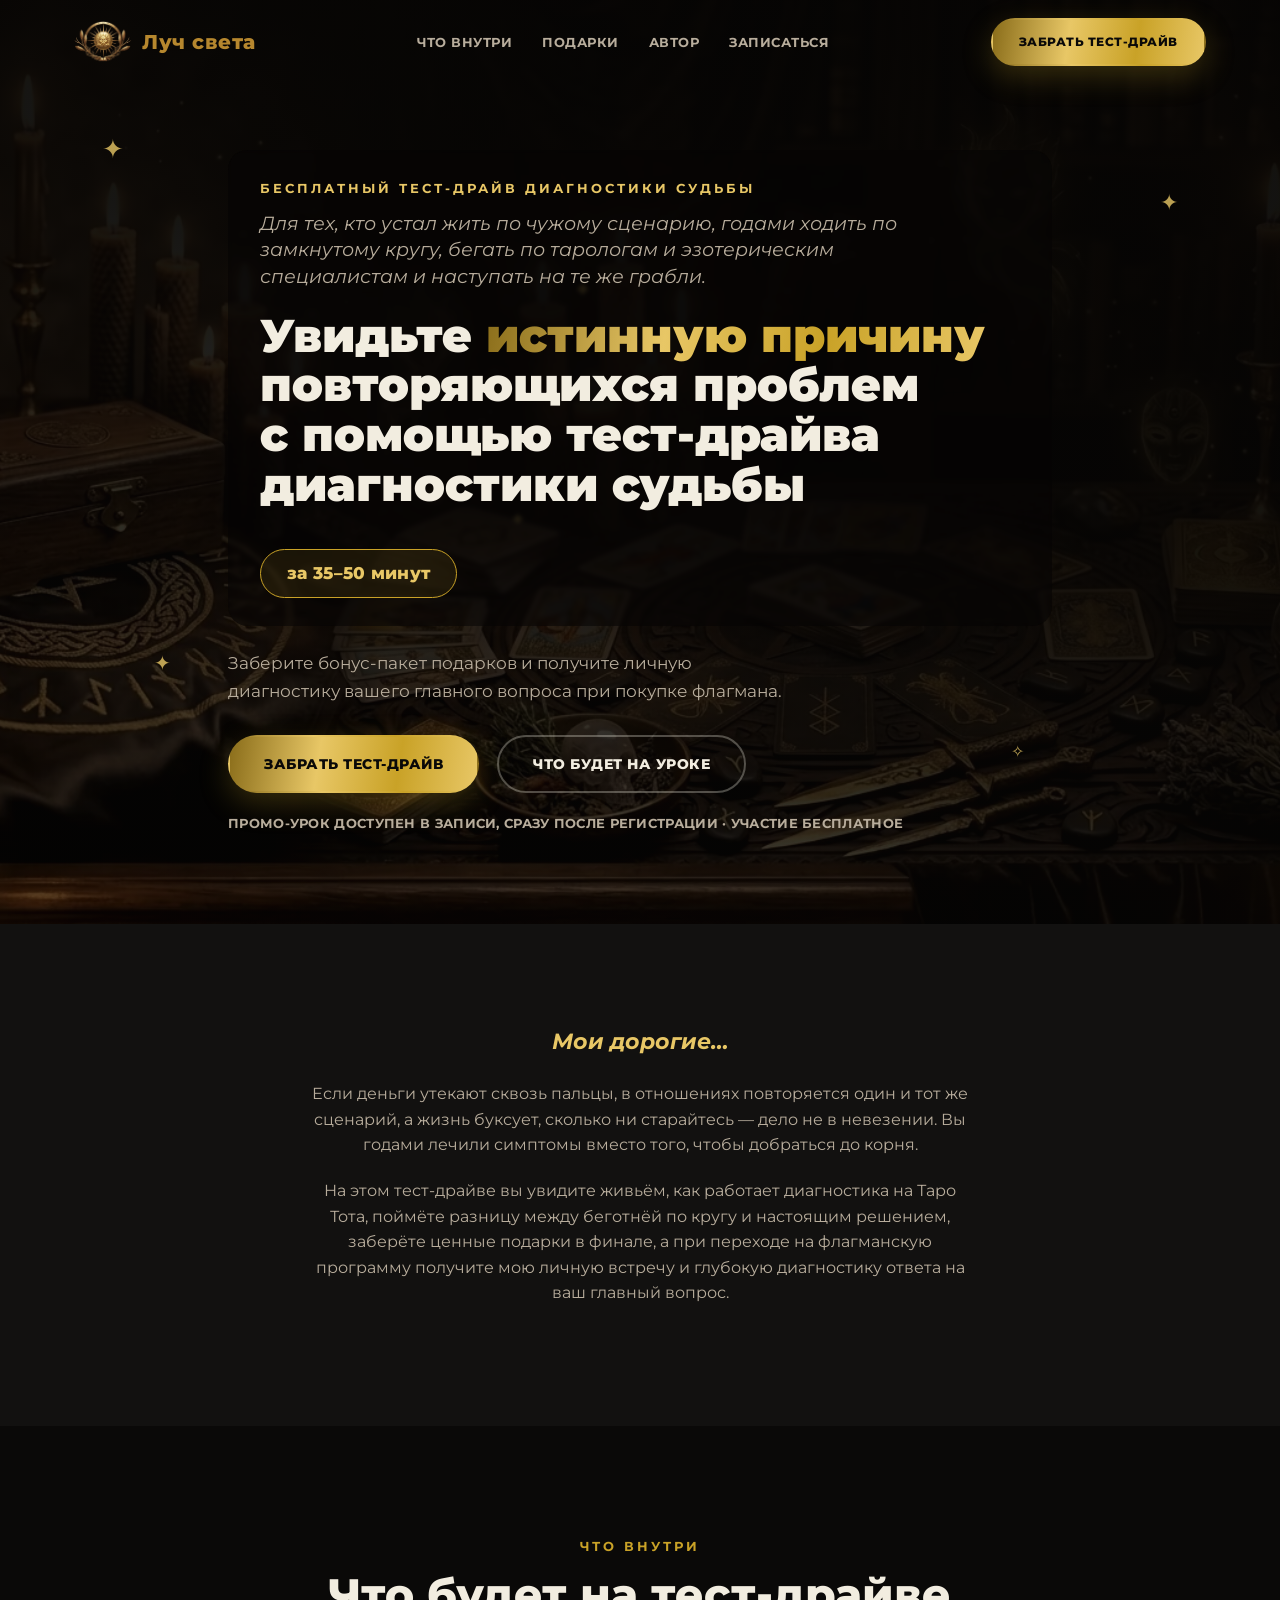
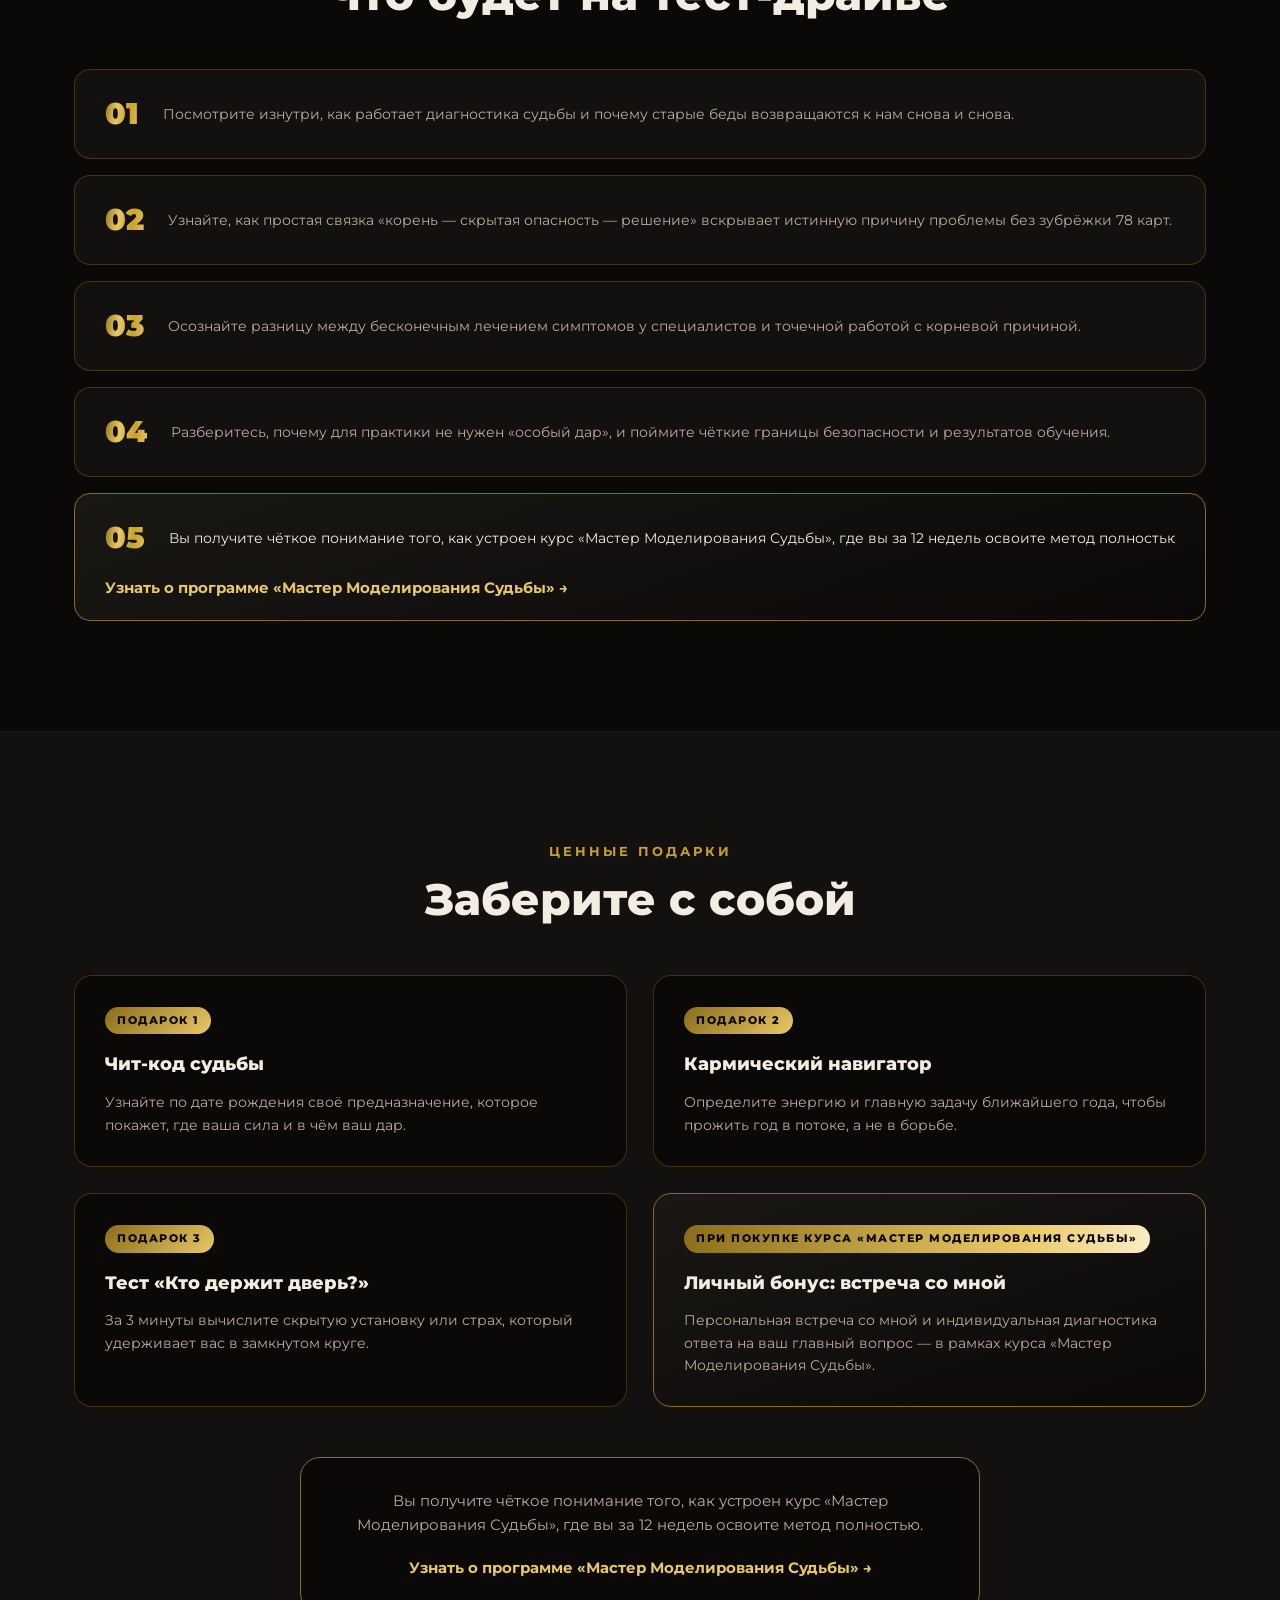
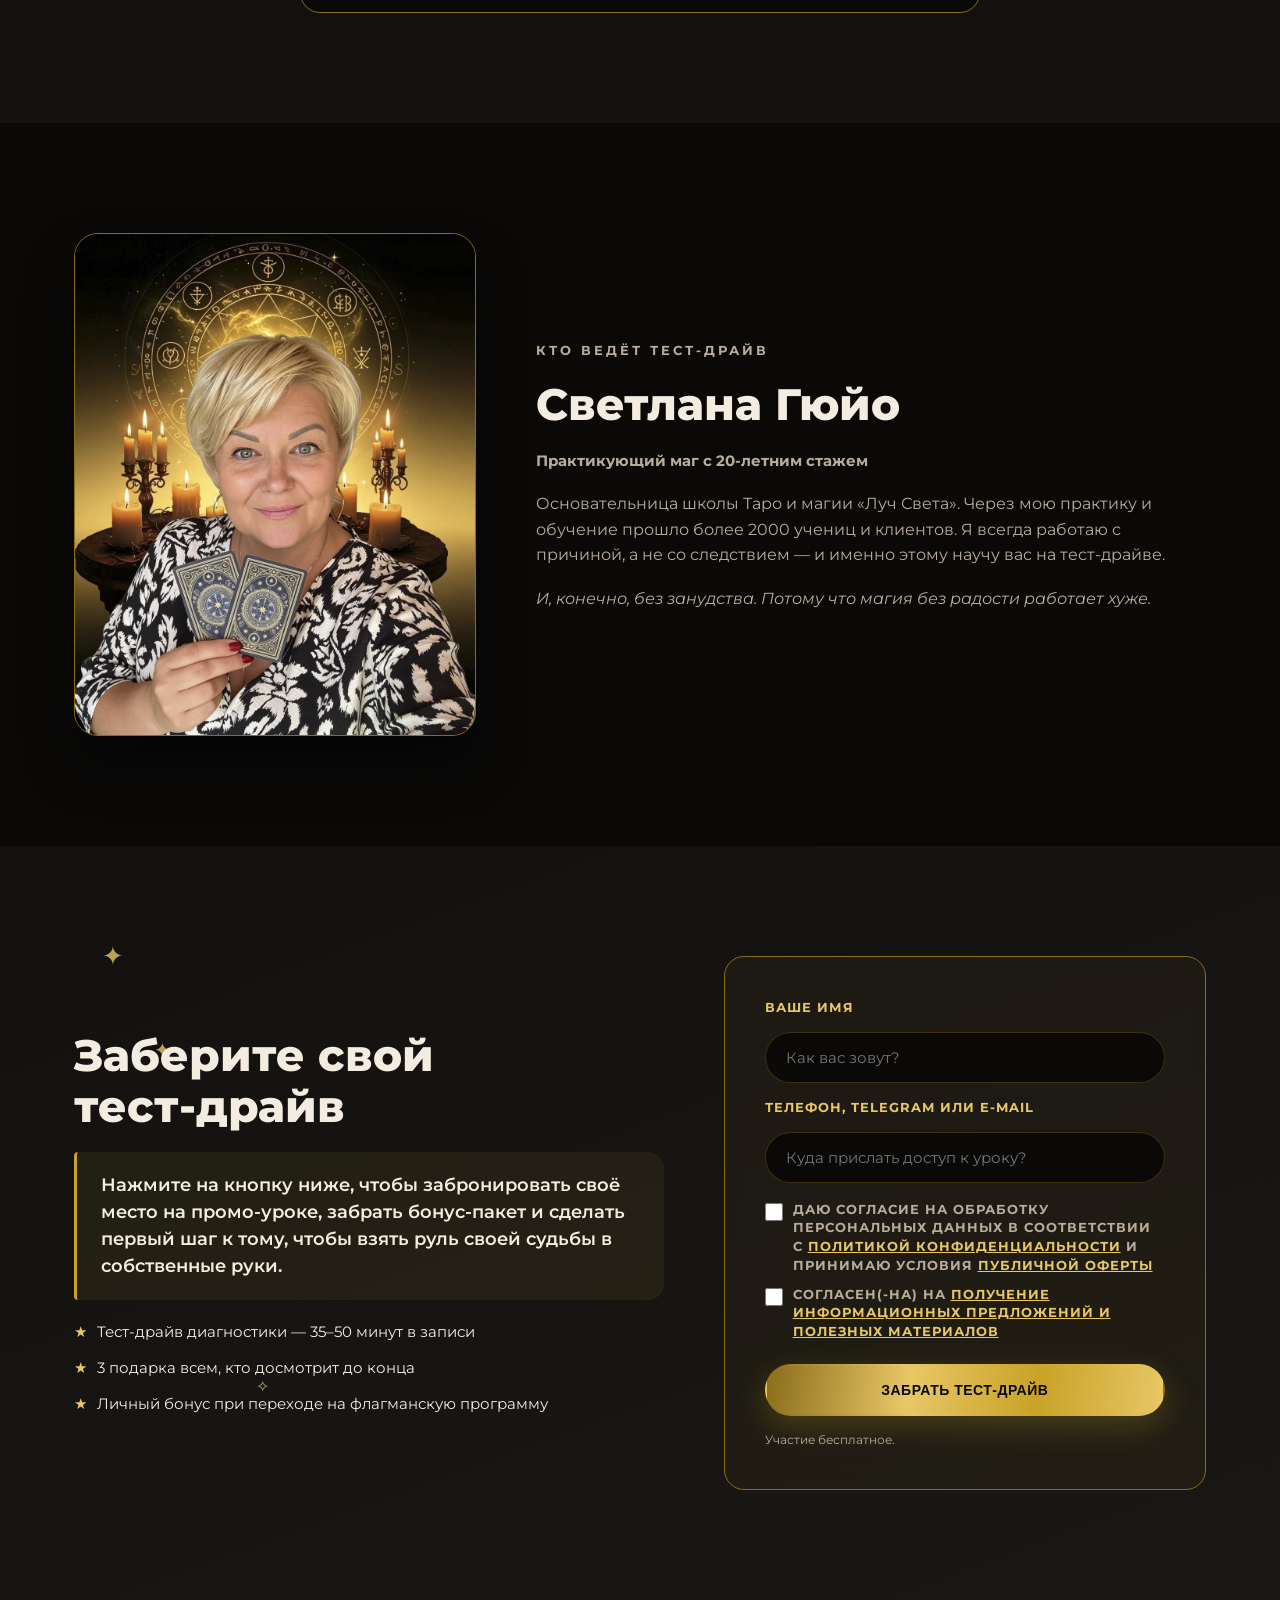
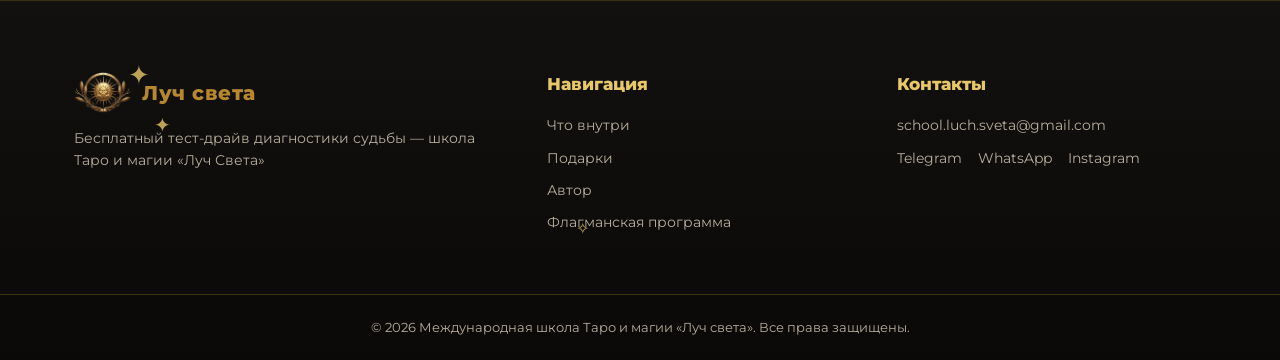
<file: test-drive-diagnostiki.html>
<!DOCTYPE html>
<html lang="ru">
<head>
<meta charset="UTF-8">
<meta name="viewport" content="width=device-width, initial-scale=1.0">
<title>Тест-драйв диагностики судьбы — бесплатный промо-урок Светланы Гюйо</title>
<meta name="description" content="Увидьте истинную причину повторяющихся проблем за 35–50 минут на бесплатном тест-драйве диагностики судьбы. Заберите бонус-пакет подарков.">
<link rel="canonical" href="https://luchsveta.net/test-drive-diagnostiki.html">
<meta property="og:locale" content="ru_RU">
<meta property="og:type" content="website">
<meta property="og:title" content="Тест-драйв диагностики судьбы — бесплатный промо-урок">
<meta property="og:description" content="Бесплатный промо-урок Светланы Гюйо о диагностике повторяющихся жизненных сценариев.">
<meta property="og:url" content="https://luchsveta.net/test-drive-diagnostiki.html">
<meta property="og:image" content="https://luchsveta.net/images/Gemini_Generated_Image_fttw4ifttw4ifttw.png">
<meta property="og:image:alt" content="Стол с картами Таро, свечами и магическими атрибутами">
<meta name="twitter:card" content="summary_large_image">
<meta name="twitter:title" content="Бесплатный тест-драйв диагностики судьбы">
<meta name="twitter:description" content="Промо-урок Светланы Гюйо о диагностике повторяющихся жизненных сценариев.">
<meta name="twitter:image" content="https://luchsveta.net/images/Gemini_Generated_Image_fttw4ifttw4ifttw.png">
<link rel="icon" href="images/favicon.png" type="image/png">
<link rel="preconnect" href="https://fonts.googleapis.com">
<link rel="preconnect" href="https://fonts.gstatic.com" crossorigin>
<link href="https://fonts.googleapis.com/css2?family=Montserrat:wght@300;400;500;600;700;800;900&display=swap" rel="stylesheet">
<link rel="stylesheet" href="css/style.css">
<link rel="stylesheet" href="css/promo.css">
</head>
<body>

<!-- ===== HEADER ===== -->
<header class="header" id="header">
  <div class="container header__inner">
    <a href="#hero" class="logo">
      <img src="images/logo.webp" alt="Луч света" class="logo__img">
      <span class="logo__text">Луч света</span>
    </a>

    <nav class="nav" id="nav">
      <a href="#inside" class="nav__link">Что внутри</a>
      <a href="#bonuses" class="nav__link">Подарки</a>
      <a href="#author" class="nav__link">Автор</a>
      <a href="#signup" class="nav__link">Записаться</a>
    </nav>

    <a href="#signup" class="btn btn--gold header__cta">Забрать тест-драйв</a>

    <button class="burger" id="burger" aria-label="Меню">
      <span></span><span></span><span></span>
    </button>
  </div>
</header>

<!-- ===== HERO ===== -->
<section class="hero hero--photo" id="hero">
  <div class="hero__bg">
    <img src="images/hero-tarot.webp" alt="Стол с картами Таро, свечами и магическими атрибутами" class="hero__bg-img">
    <div class="hero__bg-overlay"></div>
  </div>
  <div class="hero__decor" aria-hidden="true">
    <span class="sparkle sparkle--1">✦</span>
    <span class="sparkle sparkle--2">✧</span>
    <span class="sparkle sparkle--3">✦</span>
    <span class="sparkle sparkle--4">✧</span>
    <span class="sparkle sparkle--5">✦</span>
    <span class="sparkle sparkle--6">✧</span>
  </div>

  <div class="container hero__inner">
    <div class="hero__text reveal">
      <div class="hero__textbg">
        <p class="eyebrow eyebrow--light">Бесплатный тест-драйв диагностики судьбы</p>
        <p class="hero__kicker">Для тех, кто устал жить по чужому сценарию, годами ходить по замкнутому кругу,
          бегать по тарологам и эзотерическим специалистам и наступать на те же грабли.</p>
        <h1 class="hero__title">Увидьте <span class="gold-text">истинную причину</span> повторяющихся проблем
          с помощью тест-драйва диагностики судьбы</h1>
        <p class="hero__timebadge">за 35–50 минут</p>
      </div>
      <p class="hero__lead">Заберите бонус-пакет подарков и получите личную диагностику вашего главного
        вопроса при покупке флагмана.</p>

      <div class="hero__actions">
        <a href="#signup" class="btn btn--gold btn--pulse">Забрать тест-драйв</a>
        <a href="#inside" class="btn btn--ghost">Что будет на уроке</a>
      </div>
      <p class="hero__note">Промо-урок доступен в записи, сразу после регистрации · участие бесплатное</p>
    </div>
  </div>
</section>

<!-- ===== LEAD ===== -->
<section class="lead" id="lead">
  <div class="container lead__inner reveal">
    <p class="intro__hail">Мои дорогие…</p>
    <p class="lead__text">Если деньги утекают сквозь пальцы, в отношениях повторяется один и тот же сценарий,
      а жизнь буксует, сколько ни старайтесь — дело не в невезении. Вы годами лечили симптомы вместо того,
      чтобы добраться до корня.</p>
    <p class="lead__text">На этом тест-драйве вы увидите живьём, как работает диагностика на Таро Тота,
      поймёте разницу между беготнёй по кругу и настоящим решением, заберёте ценные подарки в финале,
      а при переходе на флагманскую программу получите мою личную встречу и глубокую диагностику ответа
      на ваш главный вопрос.</p>
  </div>
</section>

<!-- ===== ЧТО ВНУТРИ ===== -->
<section class="inside" id="inside">
  <div class="container">
    <p class="eyebrow center">Что внутри</p>
    <h2 class="section-title center">Что будет на тест-драйве</h2>

    <div class="inside__grid">
      <div class="inside__card reveal">
        <span class="inside__num">01</span>
        <p>Посмотрите изнутри, как работает диагностика судьбы и почему старые беды возвращаются к нам
          снова и снова.</p>
      </div>
      <div class="inside__card reveal">
        <span class="inside__num">02</span>
        <p>Узнайте, как простая связка «корень — скрытая опасность — решение» вскрывает истинную причину
          проблемы без зубрёжки 78 карт.</p>
      </div>
      <div class="inside__card reveal">
        <span class="inside__num">03</span>
        <p>Осознайте разницу между бесконечным лечением симптомов у специалистов и точечной работой
          с корневой причиной.</p>
      </div>
      <div class="inside__card reveal">
        <span class="inside__num">04</span>
        <p>Разберитесь, почему для практики не нужен «особый дар», и поймите чёткие границы безопасности
          и результатов обучения.</p>
      </div>
      <div class="inside__card inside__card--cta reveal">
        <div class="inside__row">
          <span class="inside__num">05</span>
          <p>Вы получите чёткое понимание того, как устроен курс «Мастер Моделирования Судьбы», где вы за 12 недель освоите метод полностью.</p>
        </div>
        <a href="https://luchsveta.net/master-modelirovaniya-sudby" class="inside__link">Узнать о программе «Мастер Моделирования Судьбы» →</a>
      </div>
    </div>
  </div>
</section>

<!-- ===== BONUSES ===== -->
<section class="bonuses" id="bonuses">
  <div class="container">
    <p class="eyebrow center">Ценные подарки</p>
    <h2 class="section-title center">Заберите с собой</h2>

    <div class="bonus__grid">
      <div class="bonus__card reveal">
        <span class="bonus__num">Подарок 1</span>
        <h3>Чит-код судьбы</h3>
        <p>Узнайте по дате рождения своё предназначение, которое покажет, где ваша сила и в чём ваш дар.</p>
      </div>
      <div class="bonus__card reveal">
        <span class="bonus__num">Подарок 2</span>
        <h3>Кармический навигатор</h3>
        <p>Определите энергию и главную задачу ближайшего года, чтобы прожить год в потоке, а не в борьбе.</p>
      </div>
      <div class="bonus__card reveal">
        <span class="bonus__num">Подарок 3</span>
        <h3>Тест «Кто держит дверь?»</h3>
        <p>За 3 минуты вычислите скрытую установку или страх, который удерживает вас в замкнутом круге.</p>
      </div>
      <div class="bonus__card bonus__card--featured bonus__card--pulse reveal">
        <span class="bonus__num bonus__num--shine">При покупке курса «Мастер Моделирования Судьбы»</span>
        <h3>Личный бонус: встреча со мной</h3>
        <p>Персональная встреча со мной и индивидуальная диагностика ответа на ваш главный вопрос —
          в рамках курса «Мастер Моделирования Судьбы».</p>
      </div>
    </div>

    <div class="bridge reveal">
      <p class="bridge__text">Вы получите чёткое понимание того, как устроен курс «Мастер Моделирования Судьбы»,
        где вы за 12 недель освоите метод полностью.</p>
      <a href="https://luchsveta.net/master-modelirovaniya-sudby" class="bridge__link">Узнать о программе «Мастер Моделирования Судьбы» →</a>
    </div>
  </div>
</section>

<!-- ===== AUTHOR ===== -->
<section class="author" id="author">
  <div class="container author__inner">
    <div class="author__media reveal">
      <div class="author__frame">
        <img src="images/svetlana.webp" alt="Светлана Гюйо, основательница школы «Луч Света»" class="author__photo">
      </div>
    </div>
    <div class="author__text reveal">
      <p class="eyebrow">Кто ведёт тест-драйв</p>
      <h2 class="section-title">Светлана Гюйо</h2>
      <p class="author__role">Практикующий маг с 20-летним стажем</p>
      <p>Основательница школы Таро и магии «Луч Света». Через мою практику и обучение прошло более
        2000 учениц и клиентов. Я всегда работаю с причиной, а не со следствием — и именно этому
        научу вас на тест-драйве.</p>
      <p class="author__quote">И, конечно, без занудства. Потому что магия без радости работает хуже.</p>
    </div>
  </div>
</section>

<!-- ===== SIGNUP ===== -->
<section class="signup" id="signup">
  <div class="signup__decor" aria-hidden="true">
    <span class="sparkle sparkle--1">✦</span>
    <span class="sparkle sparkle--2">✧</span>
    <span class="sparkle sparkle--3">✦</span>
  </div>
  <div class="container signup__inner">
    <div class="signup__text reveal">
      <h2 class="section-title section-title--light">Заберите свой<br>тест-драйв</h2>
      <p class="signup__emphasis">Нажмите на кнопку ниже, чтобы забронировать своё место на промо-уроке, забрать бонус-пакет
        и сделать первый шаг к тому, чтобы взять руль своей судьбы в собственные руки.</p>
      <ul class="signup__list">
        <li><span class="star">★</span> Тест-драйв диагностики — 35–50 минут в записи</li>
        <li><span class="star">★</span> 3 подарка всем, кто досмотрит до конца</li>
        <li><span class="star">★</span> Личный бонус при переходе на флагманскую программу</li>
      </ul>
    </div>
    <form class="signup__form reveal" id="signupForm" name="test-drive-signup" method="POST" data-netlify="true" netlify-honeypot="bot-field">
      <input type="hidden" name="form-name" value="test-drive-signup">
      <p class="hp-field"><label>Не заполняйте это поле: <input name="bot-field"></label></p>
      <label for="signupName">Ваше имя</label>
      <input type="text" id="signupName" name="name" placeholder="Как вас зовут?" required>
      <label for="signupContact">Телефон, Telegram или e-mail</label>
      <input type="text" id="signupContact" name="contact" placeholder="Куда прислать доступ к уроку?" required>

      <div class="signup__consent">
        <label class="checkbox">
          <input type="checkbox" id="consentPersonal" name="consentPersonal" required>
          <span>Даю согласие на обработку персональных данных в соответствии с
            <a href="https://disk.yandex.ru/i/xYldLM75zHaz2A" target="_blank" rel="noopener">Политикой конфиденциальности</a>
            и принимаю условия
            <a href="https://disk.yandex.ru/i/STKi7FZz2ebWxA" target="_blank" rel="noopener">Публичной оферты</a></span>
        </label>
        <label class="checkbox">
          <input type="checkbox" id="consentMarketing" name="consentMarketing">
          <span>Согласен(-на) на
            <a href="https://disk.yandex.ru/i/cDI3Xm2uae9X4Q" target="_blank" rel="noopener">получение информационных предложений и полезных материалов</a></span>
        </label>
      </div>

      <button type="submit" class="btn btn--gold">Забрать тест-драйв</button>
      <p class="signup__note">Участие бесплатное.</p>
    </form>
  </div>
</section>

<!-- ===== FOOTER ===== -->
<footer class="footer" id="contacts">
  <div class="footer__decor" aria-hidden="true">
    <span class="sparkle sparkle--1">✦</span>
    <span class="sparkle sparkle--2">✧</span>
    <span class="sparkle sparkle--3">✦</span>
  </div>
  <div class="container footer__inner">
    <div class="footer__brand">
      <a href="#hero" class="logo">
        <img src="images/logo.webp" alt="Луч света" class="logo__img">
        <span class="logo__text">Луч света</span>
      </a>
      <p>Бесплатный тест-драйв диагностики судьбы — школа Таро и магии «Луч Света»</p>
    </div>

    <div class="footer__col">
      <h4>Навигация</h4>
      <a href="#inside">Что внутри</a>
      <a href="#bonuses">Подарки</a>
      <a href="#author">Автор</a>
      <a href="https://luchsveta.net/master-modelirovaniya-sudby">Флагманская программа</a>
    </div>

    <div class="footer__col">
      <h4>Контакты</h4>
      <a href="mailto:school.luch.sveta@gmail.com">school.luch.sveta@gmail.com</a>
      <div class="footer__social">
        <a href="https://t.me/luch_sveta_taro" target="_blank" rel="noopener" aria-label="Telegram">Telegram</a>
        <a href="https://wa.me/33745048600" target="_blank" rel="noopener" aria-label="WhatsApp">WhatsApp</a>
        <a href="https://www.instagram.com/taro.vedma.ritual/?hl=ru" target="_blank" rel="noopener" aria-label="Instagram">Instagram</a>
      </div>
    </div>
  </div>
  <div class="footer__bottom">
    <p>© 2026 Международная школа Таро и магии «Луч света». Все права защищены.</p>
  </div>
</footer>

<script src="js/promo.js"></script>
</body>
</html>
</file>
<file: css/style.css>
/* ===== VARIABLES ===== */
:root {
  --bg: #0a0908;
  --bg-2: #121110;
  --bg-3: #1a1815;
  --gold: #c9a227;
  --gold-light: #e8c766;
  --gold-dark: #8a6d1a;
  --logo-gold: #b6872e;
  --text: #f2ede0;
  --text-muted: #b8ad9c;
  --border: rgba(201, 162, 39, 0.25);
  --font-head: 'Montserrat', sans-serif;
  --font-body: 'Montserrat', sans-serif;
}

* { margin: 0; padding: 0; box-sizing: border-box; }

html { scroll-behavior: smooth; }

body {
  background: var(--bg);
  color: var(--text);
  font-family: var(--font-body);
  line-height: 1.6;
  overflow-x: hidden;
}

.container {
  max-width: 1180px;
  margin: 0 auto;
  padding: 0 24px;
}

a { text-decoration: none; color: inherit; }
ul { list-style: none; }
img { max-width: 100%; display: block; }

.gold-text {
  background: linear-gradient(98.64deg, var(--gold-dark) 0%, var(--gold-light) 36%, var(--gold) 68%, var(--gold-light) 100%);
  -webkit-background-clip: text;
  background-clip: text;
  color: transparent;
}

.eyebrow {
  font-family: var(--font-body);
  text-transform: uppercase;
  letter-spacing: 3px;
  font-size: 13px;
  color: var(--gold);
  margin-bottom: 12px;
  font-weight: 700;
}
.eyebrow--light { color: var(--gold-light); }
.eyebrow.center, .section-title.center, .section-subtitle.center { text-align: center; }

.section-title {
  font-family: var(--font-head);
  font-weight: 800;
  font-size: clamp(28px, 4vw, 44px);
  margin-bottom: 20px;
  color: var(--text);
  line-height: 1.15;
}
.section-title--light { color: var(--text); }

.section-subtitle {
  color: var(--text-muted);
  max-width: 640px;
  margin: 0 auto 40px;
}

/* ===== BUTTONS ===== */
.btn {
  display: inline-block;
  padding: 16px 34px;
  border-radius: 100px;
  font-size: 14px;
  font-weight: 800;
  letter-spacing: 0.5px;
  text-transform: uppercase;
  transition: all 0.3s ease;
  border: 2px solid transparent;
  cursor: pointer;
}
.btn--gold {
  background: linear-gradient(98.64deg, var(--gold-dark) 0%, var(--gold-light) 36%, var(--gold) 68%, var(--gold-light) 100%);
  color: #0a0908;
  box-shadow: 0 10px 30px rgba(201, 162, 39, 0.25);
}
.btn--gold:hover { filter: brightness(1.08); transform: translateY(-2px); }

.btn--outline {
  border-color: var(--gold);
  color: var(--gold);
  background: transparent;
}
.btn--outline:hover { background: var(--gold); color: #0a0908; }

.btn--ghost {
  color: var(--text);
  border-color: rgba(242, 237, 224, 0.3);
}
.btn--ghost:hover { border-color: var(--gold-light); color: var(--gold-light); }

.btn--pulse {
  animation: btnPulse 2.2s ease-in-out infinite;
}
.btn--pulse:hover { animation-play-state: paused; }
@keyframes btnPulse {
  0%, 100% { box-shadow: 0 0 0 0 rgba(235, 198, 137, 0.6); }
  50% { box-shadow: 0 0 0 16px rgba(235, 198, 137, 0); }
}

/* ===== HEADER ===== */
.header {
  position: fixed;
  top: 0; left: 0; right: 0;
  z-index: 100;
  background: transparent;
  transition: background 0.3s ease, box-shadow 0.3s ease;
}
.header.is-scrolled {
  background: rgba(10, 9, 8, 0.92);
  backdrop-filter: blur(10px);
  box-shadow: 0 4px 20px rgba(0, 0, 0, 0.35);
}

.header__inner {
  display: flex;
  align-items: center;
  justify-content: space-between;
  height: 84px;
}

.logo {
  display: flex;
  align-items: center;
  gap: 10px;
}
.logo__img { height: 44px; width: auto; }
.logo__text {
  font-family: var(--font-head);
  font-weight: 800;
  font-size: 20px;
  letter-spacing: 0.5px;
  color: var(--logo-gold);
}

.nav {
  display: flex;
  gap: 30px;
}
.nav__link {
  font-size: 13px;
  font-weight: 700;
  text-transform: uppercase;
  letter-spacing: 0.5px;
  color: var(--text-muted);
  position: relative;
  transition: color 0.25s ease;
}
.nav__link:hover { color: var(--gold-light); }

.header__cta { padding: 12px 26px; font-size: 12px; }

.burger {
  display: none;
  flex-direction: column;
  gap: 5px;
  background: none;
  border: none;
  cursor: pointer;
  padding: 6px;
}
.burger span {
  width: 26px; height: 2px;
  background: var(--gold);
  transition: all 0.3s ease;
}

/* ===== HERO ===== */
.hero {
  position: relative;
  min-height: 100vh;
  display: flex;
  align-items: center;
  padding: 150px 0 90px;
  overflow: hidden;
  background: var(--bg);
}

.hero__bg {
  position: absolute;
  inset: 0;
  z-index: 0;
}
.hero__bg-img {
  width: 100%;
  height: 100%;
  object-fit: cover;
  object-position: 62% 18%;
  filter: sepia(0.25) saturate(1.2) brightness(0.68) contrast(1.05);
}
.hero__bg-overlay {
  position: absolute;
  inset: 0;
  background:
    linear-gradient(260deg, rgba(10,9,8,0.94) 0%, rgba(10,9,8,0.82) 32%, rgba(20,15,8,0.42) 62%, rgba(20,15,8,0.12) 100%),
    radial-gradient(ellipse at 80% 100%, rgba(139,94,32,0.3), transparent 55%);
}

.hero__decor {
  position: absolute;
  inset: 0;
  pointer-events: none;
  z-index: 1;
}
.sparkle {
  position: absolute;
  color: var(--gold-light);
  font-size: 20px;
  opacity: 0.8;
  animation: twinkle 2.6s ease-in-out infinite;
}
.sparkle--1 { top: 14%; left: 8%; font-size: 26px; animation-delay: 0s; }
.sparkle--2 { top: 30%; left: 45%; font-size: 16px; animation-delay: 0.6s; }
.sparkle--3 { top: 70%; left: 12%; font-size: 20px; animation-delay: 1.1s; }
.sparkle--4 { top: 55%; left: 40%; font-size: 14px; animation-delay: 1.6s; }
.sparkle--5 { top: 20%; right: 8%; font-size: 22px; animation-delay: 0.3s; }
.sparkle--6 { top: 80%; right: 20%; font-size: 16px; animation-delay: 1.9s; }
@keyframes twinkle {
  0%, 100% { opacity: 0.25; transform: scale(0.85); }
  50% { opacity: 0.8; transform: scale(1.1); }
}

.hero__inner {
  position: relative;
  z-index: 2;
}

.hero__inner--photo {
  display: block;
  max-width: 640px;
  margin-left: auto;
  margin-right: 0;
}

.hero__brand {
  display: flex;
  align-items: center;
  gap: 16px;
  margin-bottom: 18px;
}
.hero__crest { height: 64px; width: auto; }
.hero__brand .eyebrow { margin-bottom: 0; }

.hero__title {
  font-family: var(--font-head);
  font-size: clamp(38px, 5vw, 60px);
  font-weight: 900;
  line-height: 1.08;
  margin-bottom: 22px;
  color: var(--text);
}

.hero__lead {
  font-size: 18px;
  line-height: 1.6;
  color: var(--text-muted);
  margin-bottom: 26px;
  max-width: 560px;
}

.hero__note {
  margin-top: 22px;
  font-size: 13px;
  letter-spacing: 0.5px;
  text-transform: uppercase;
  color: var(--gold-light);
  font-weight: 700;
}

.hero__features {
  display: flex;
  flex-direction: column;
  gap: 12px;
  margin: 0 0 34px;
}
.hero__features li {
  font-size: 15.5px;
  color: var(--text);
  display: flex;
  align-items: flex-start;
  gap: 10px;
}
.hero__features .star {
  color: var(--gold-light);
  font-size: 15px;
  line-height: 1.5;
}

.hero__actions {
  display: flex;
  gap: 18px;
  flex-wrap: wrap;
}

/* ===== MARQUEE ===== */
.marquee {
  background: var(--bg-3);
  border-top: 1px solid var(--border);
  border-bottom: 1px solid var(--border);
  overflow: hidden;
  padding: 14px 0;
}
.marquee__track {
  display: flex;
  align-items: center;
  width: max-content;
  white-space: nowrap;
  animation: marqueeScroll 24s linear infinite;
  font-family: var(--font-body);
  font-weight: 800;
  font-size: 14px;
  letter-spacing: 2px;
  text-transform: uppercase;
  color: var(--gold-light);
}
.marquee__track span { padding: 0 14px; }
.marquee__track .dot { color: var(--gold-dark); padding: 0 10px; }
@keyframes marqueeScroll {
  from { transform: translateX(0); }
  to { transform: translateX(-50%); }
}

/* ===== ABOUT ===== */
.about { padding: 110px 0; background: var(--bg-2); }
.about__inner {
  display: grid;
  grid-template-columns: 0.8fr 1.2fr;
  gap: 60px;
  align-items: center;
}
.about__frame {
  border-radius: 24px;
  overflow: hidden;
  aspect-ratio: 4/5;
  box-shadow: 0 30px 50px rgba(0, 0, 0, 0.45);
  border: 1px solid var(--gold-dark);
}
.about__frame img { width: 100%; height: 100%; object-fit: cover; }
.about__photo { object-position: 18% 30%; }

.about__text p { color: var(--text-muted); margin-bottom: 18px; }

.about__stats { display: flex; gap: 36px; margin: 8px 0 28px; }
.about__stat { display: flex; flex-direction: column; }
.about__stat-num {
  font-family: var(--font-head);
  font-weight: 800;
  font-size: 30px;
  color: var(--gold-light);
  line-height: 1.2;
}
.about__stat-label {
  font-size: 13px;
  color: var(--text-muted);
  text-transform: uppercase;
  letter-spacing: 0.5px;
}

.about__list { margin-top: 24px; display: flex; flex-direction: column; gap: 12px; }
.about__list li { color: var(--text); font-size: 15px; font-weight: 500; display: flex; align-items: flex-start; gap: 10px; }
.about__list .check {
  display: inline-flex;
  align-items: center;
  justify-content: center;
  width: 20px; height: 20px;
  border-radius: 50%;
  background: linear-gradient(135deg, var(--gold-dark), var(--gold-light));
  color: #0a0908;
  font-size: 12px;
  flex-shrink: 0;
}

.about__founder {
  margin-top: 44px;
  padding-top: 36px;
  border-top: 1px solid var(--border);
}
.about__founder-name {
  font-family: var(--font-head);
  font-weight: 800;
  font-size: 26px;
  color: var(--text);
  margin-bottom: 14px;
}

/* ===== PROGRAMS ===== */
.programs { padding: 110px 0; background: var(--bg); }
.programs__grid {
  display: grid;
  grid-template-columns: repeat(3, 1fr);
  gap: 30px;
  margin-top: 50px;
}

.card {
  background: var(--bg-2);
  border: 1px solid var(--border);
  border-radius: 20px;
  padding: 40px 30px;
  display: flex;
  flex-direction: column;
  overflow: hidden;
  box-shadow: 0 15px 40px rgba(0, 0, 0, 0.3);
  transition: transform 0.3s ease, box-shadow 0.3s ease, border-color 0.3s ease;
}
.card:hover { transform: translateY(-6px); border-color: var(--gold); box-shadow: 0 25px 50px rgba(0, 0, 0, 0.45); }
.card--featured {
  background: linear-gradient(160deg, var(--bg-3), var(--bg-2));
  border-color: var(--gold-dark);
}
.card--featured .card__title,
.card--featured .card__text,
.card--featured .card__list li { color: var(--text); }
.card--featured .card__list li::before { color: var(--gold-light); }

.card__image {
  margin: -40px -30px 24px;
  aspect-ratio: 16 / 10;
}
.card__image img {
  width: 100%;
  height: 100%;
  object-fit: cover;
  display: block;
}

.card__icon {
  font-size: 34px;
  margin-bottom: 20px;
}
.card__title {
  font-family: var(--font-head);
  font-size: 24px;
  font-weight: 800;
  margin-bottom: 14px;
  color: var(--text);
}
.card__text { color: var(--text-muted); font-size: 14.5px; margin-bottom: 18px; }
.card--featured .card__text { color: var(--text-muted); }
.card__list {
  display: flex; flex-direction: column; gap: 8px;
  margin-bottom: 30px;
  flex-grow: 1;
}
.card__list li {
  font-size: 13.5px;
  color: var(--text-muted);
  padding-left: 18px;
  position: relative;
}
.card__list li::before {
  content: '—';
  position: absolute; left: 0;
  color: var(--gold);
}
.card__btn { text-align: center; padding: 12px 20px; }

/* ===== MASTER CLASSES ===== */
.masterclasses { padding: 110px 0; background: var(--bg-2); }
.mc__grid {
  display: grid;
  grid-template-columns: repeat(3, 1fr);
  gap: 30px;
  margin-top: 40px;
}
.mc__card {
  position: relative;
  background-color: var(--bg);
  background-size: cover;
  background-position: center;
  border: 1px solid var(--border);
  border-radius: 20px;
  padding: 40px;
  min-height: 300px;
  display: flex;
  flex-direction: column;
  overflow: hidden;
  box-shadow: 0 15px 40px rgba(0, 0, 0, 0.3);
  transition: box-shadow 0.3s ease, transform 0.3s ease, border-color 0.3s ease;
}
.mc__card::before {
  content: '';
  position: absolute;
  inset: 0;
  background: linear-gradient(165deg, rgba(10,9,8,0.35) 0%, rgba(10,9,8,0.6) 55%, rgba(10,9,8,0.85) 100%);
  z-index: 0;
}
.mc__card > * { position: relative; z-index: 1; }
.mc__card:hover { transform: translateY(-4px); border-color: var(--gold); box-shadow: 0 20px 40px rgba(0, 0, 0, 0.4); }
.mc__tag {
  display: inline-block;
  font-size: 11px;
  text-transform: uppercase;
  letter-spacing: 1.5px;
  font-weight: 700;
  color: var(--gold-light);
  background: rgba(10, 9, 8, 0.6);
  border: 1px solid var(--border);
  padding: 5px 12px;
  border-radius: 20px;
  margin-bottom: 16px;
}
.mc__card h3 {
  font-family: var(--font-head);
  font-weight: 800;
  font-size: 24px;
  margin-bottom: 14px;
  color: var(--text);
}
.mc__card p { color: var(--text-muted); font-size: 14.5px; margin-bottom: 18px; flex-grow: 1; }
.mc__link { color: var(--gold-light); font-weight: 700; font-size: 14.5px; }
.mc__link:hover { color: var(--gold); }

/* ===== FREE MATERIALS ===== */
.free {
  position: relative;
  padding: 110px 0;
  background: linear-gradient(160deg, var(--bg) 0%, var(--bg-3) 100%);
  overflow: hidden;
}
.free__decor { position: absolute; inset: 0; pointer-events: none; }
.free__decor .sparkle--1 { top: 10%; left: 6%; }
.free__decor .sparkle--2 { top: 70%; left: 20%; }
.free__decor .sparkle--3 { top: 20%; right: 10%; }
.free__decor .sparkle--4 { top: 75%; right: 15%; }

.free__inner {
  position: relative;
  z-index: 1;
  display: grid;
  grid-template-columns: 1.1fr 0.9fr;
  gap: 60px;
  align-items: center;
}
.free__text p { color: var(--text-muted); margin-bottom: 20px; }
.free__list { display: flex; flex-direction: column; gap: 12px; }
.free__list li { font-size: 15px; color: var(--text); display: flex; align-items: flex-start; gap: 10px; }
.free__list .star { color: var(--gold-light); }

.free__form {
  background: rgba(201, 162, 39, 0.05);
  border: 1px solid var(--gold-dark);
  backdrop-filter: blur(6px);
  border-radius: 20px;
  padding: 40px;
  display: flex;
  flex-direction: column;
  gap: 14px;
}
.free__form label {
  font-size: 13px;
  text-transform: uppercase;
  letter-spacing: 1px;
  font-weight: 700;
  color: var(--gold-light);
}
.free__form input {
  background: var(--bg);
  border: 1px solid var(--border);
  border-radius: 100px;
  padding: 15px 20px;
  color: var(--text);
  font-family: var(--font-body);
  font-size: 15px;
}
.free__form input:focus { outline: 2px solid var(--gold); }
.free__form button { margin-top: 6px; }
.free__note { font-size: 12px; color: var(--text-muted); }
.hp-field { position: absolute; left: -9999px; }
.signup__consent { display: flex; flex-direction: column; gap: 10px; margin: 4px 0 2px; }
.checkbox { display: flex; align-items: flex-start; gap: 10px; cursor: pointer; }
.checkbox input[type="checkbox"] { flex: 0 0 auto; width: 18px; height: 18px; margin-top: 2px; accent-color: var(--gold); cursor: pointer; }
.checkbox span { font-size: 12.5px; color: var(--text-muted); line-height: 1.5; }
.checkbox a { color: var(--gold-light); text-decoration: underline; }
.checkbox a:hover { color: var(--gold); }

/* ===== FOOTER ===== */
.footer {
  position: relative;
  background: linear-gradient(180deg, var(--bg-2) 0%, var(--bg) 100%);
  padding: 70px 0 0;
  overflow: hidden;
  border-top: 1px solid var(--border);
}
.footer__decor { position: absolute; inset: 0; pointer-events: none; }
.footer__decor .sparkle--1 { top: 15%; left: 10%; }
.footer__decor .sparkle--2 { top: 60%; left: 45%; }
.footer__decor .sparkle--3 { top: 30%; right: 12%; }

.footer__inner {
  position: relative;
  z-index: 1;
  display: grid;
  grid-template-columns: 1.4fr 1fr 1fr;
  gap: 40px;
  padding-bottom: 50px;
}
.footer__brand p { color: var(--text-muted); margin-top: 12px; font-size: 14px; }
.footer__col h4 {
  font-family: var(--font-head);
  font-weight: 800;
  color: var(--gold-light);
  font-size: 17px;
  margin-bottom: 16px;
}
.footer__col a {
  display: block;
  color: var(--text-muted);
  font-size: 14px;
  margin-bottom: 10px;
  transition: color 0.25s ease;
}
.footer__col a:hover { color: var(--gold-light); }
.footer__social { display: flex; gap: 16px; margin-top: 8px; }
.footer__social a { display: inline; margin: 0; }

.footer__bottom {
  position: relative;
  z-index: 1;
  border-top: 1px solid var(--border);
  padding: 22px 0;
  text-align: center;
}
.footer__bottom p { color: var(--text-muted); font-size: 13px; }

/* ===== REVEAL ANIMATION ===== */
.reveal {
  opacity: 0;
  transform: translateY(24px);
  transition: opacity 0.8s ease, transform 0.8s ease;
}
.reveal.is-visible {
  opacity: 1;
  transform: translateY(0);
}

/* ===== UPCOMING TRAINING ===== */
.upcoming {
  position: relative;
  padding: 82px 0 88px;
  background: linear-gradient(145deg, #17120e 0%, #241b14 50%, #120f0d 100%);
  overflow: hidden;
}
.upcoming::before {
  content: '';
  position: absolute;
  width: 360px;
  height: 360px;
  border-radius: 50%;
  background: rgba(201, 160, 74, 0.10);
  filter: blur(12px);
  top: -190px;
  right: -100px;
}
.upcoming__heading,
.upcoming__grid,
.upcoming__note {
  position: relative;
  z-index: 1;
}
.upcoming__heading .section-title { color: var(--text); }
.upcoming__intro {
  max-width: 650px;
  margin: 0 auto 34px;
  color: var(--text-muted);
  text-align: center;
  line-height: 1.7;
}
.upcoming__grid {
  display: grid;
  grid-template-columns: repeat(3, 1fr);
  gap: 20px;
}
.upcoming-card {
  position: relative;
  display: flex;
  flex-direction: column;
  min-height: 280px;
  padding: 28px;
  border: 1px solid rgba(201, 160, 74, 0.35);
  border-radius: 8px;
  background: rgba(22, 17, 13, 0.82);
  box-shadow: 0 18px 50px rgba(0, 0, 0, 0.20);
}
.upcoming-card--featured {
  border-color: var(--gold);
  box-shadow: 0 0 0 1px rgba(201, 160, 74, 0.18), 0 18px 55px rgba(0, 0, 0, 0.28);
}
.upcoming-card--featured::after {
  content: '';
  position: absolute;
  inset: -1px;
  border-radius: 8px;
  pointer-events: none;
  animation: upcomingGlow 2.8s ease-in-out infinite;
}
@keyframes upcomingGlow {
  0%, 100% { box-shadow: 0 0 0 0 rgba(201, 160, 74, 0); }
  50% { box-shadow: 0 0 24px 2px rgba(201, 160, 74, 0.20); }
}
.upcoming-card__topline {
  display: flex;
  align-items: center;
  justify-content: space-between;
  gap: 12px;
  margin-bottom: 20px;
}
.upcoming-card__status,
.upcoming-card__month {
  color: var(--gold-light);
  font-size: 12px;
  font-weight: 700;
  letter-spacing: 0.05em;
  text-transform: uppercase;
}
.upcoming-card__month { color: var(--text-muted); text-align: right; }
.upcoming-card__dot {
  display: inline-block;
  width: 8px;
  height: 8px;
  margin-right: 5px;
  border-radius: 50%;
  background: #d3a94f;
  box-shadow: 0 0 0 0 rgba(211, 169, 79, 0.6);
  animation: upcomingDot 1.8s ease-in-out infinite;
}
@keyframes upcomingDot {
  0%, 100% { box-shadow: 0 0 0 0 rgba(211, 169, 79, 0.55); }
  50% { box-shadow: 0 0 0 7px rgba(211, 169, 79, 0); }
}
.upcoming-card h3 {
  margin-bottom: 14px;
  color: var(--text);
  font-family: var(--font-head);
  font-size: 22px;
  line-height: 1.25;
}
.upcoming-card p {
  flex: 1;
  margin-bottom: 24px;
  color: var(--text-muted);
  line-height: 1.65;
}
.upcoming-card .btn { align-self: flex-start; }
.upcoming__note {
  margin: 26px auto 0;
  color: var(--text-muted);
  font-size: 13px;
  text-align: center;
}

@media (prefers-reduced-motion: reduce) {
  .upcoming-card--featured::after,
  .upcoming-card__dot { animation: none; }
}

/* ===== RESPONSIVE ===== */
@media (max-width: 900px) {
  .nav, .header__cta { display: none; }
  .burger { display: flex; }
  .header { background: rgba(10, 9, 8, 0.92); }
  .nav.is-open {
    display: flex;
    position: absolute;
    top: 84px; left: 0; right: 0;
    background: rgba(10, 9, 8, 0.97);
    flex-direction: column;
    padding: 20px 24px;
    gap: 18px;
  }
  .hero { padding: 130px 0 60px; text-align: center; }
  .hero__inner--photo { max-width: 100%; }
  .hero__brand { justify-content: center; }
  .hero__features { align-items: flex-start; margin-left: auto; margin-right: auto; width: fit-content; }
  .hero__actions { justify-content: center; }
  .hero__bg-img { object-position: 30% 30%; }
  .hero__bg-overlay {
    background:
      linear-gradient(180deg, rgba(10,9,8,0.92) 0%, rgba(10,9,8,0.86) 55%, rgba(10,9,8,0.6) 100%);
  }
  .about__inner, .free__inner {
    grid-template-columns: 1fr;
  }
  .about__media { max-width: 320px; margin: 0 auto; }
  .programs__grid, .mc__grid { grid-template-columns: 1fr; }
  .upcoming__grid { grid-template-columns: 1fr; }
  .footer__inner { grid-template-columns: 1fr; }
}
</file>
<file: css/faculty.css>
/* ===== FACULTY PAGE — TARO ===== */

.hp-field { position: absolute; left: -9999px; }

/* ===== SIGNUP ===== */
.signup {
  position: relative;
  padding: 110px 0;
  background: linear-gradient(160deg, var(--bg-2) 0%, var(--bg-3) 100%);
  overflow: hidden;
}
.signup__decor { position: absolute; inset: 0; pointer-events: none; }
.signup__decor .sparkle--1 { top: 12%; left: 8%; }
.signup__decor .sparkle--2 { top: 70%; left: 20%; }
.signup__decor .sparkle--3 { top: 25%; right: 10%; }
.signup__inner {
  position: relative;
  z-index: 1;
  display: grid;
  grid-template-columns: 1.1fr 0.9fr;
  gap: 60px;
  align-items: center;
}
.signup__text p { color: var(--text-muted); margin: 20px 0; }

.signup__form {
  background: rgba(201, 162, 39, 0.05);
  border: 1px solid var(--gold-dark);
  backdrop-filter: blur(6px);
  border-radius: 20px;
  padding: 40px;
  display: flex;
  flex-direction: column;
  gap: 14px;
}
.signup__form label {
  font-size: 13px;
  text-transform: uppercase;
  letter-spacing: 1px;
  font-weight: 700;
  color: var(--gold-light);
}
.signup__form input {
  background: var(--bg);
  border: 1px solid var(--border);
  border-radius: 100px;
  padding: 15px 20px;
  color: var(--text);
  font-family: var(--font-body);
  font-size: 15px;
}
.signup__form input:focus { outline: 2px solid var(--gold); }
.signup__form button { margin-top: 6px; }

.signup__consent { display: flex; flex-direction: column; gap: 10px; margin: 4px 0 2px; }
.checkbox { display: flex; align-items: flex-start; gap: 10px; cursor: pointer; }
.checkbox input[type="checkbox"] { flex: 0 0 auto; width: 18px; height: 18px; margin-top: 2px; accent-color: var(--gold); cursor: pointer; }
.checkbox span { font-size: 12.5px; color: var(--text-muted); line-height: 1.5; }
.checkbox a { color: var(--gold-light); text-decoration: underline; }
.checkbox a:hover { color: var(--gold); }

@media (max-width: 900px) {
  .signup__inner { grid-template-columns: 1fr; }
}

.hero__lead {
  font-size: 17px;
  color: var(--text-muted);
  margin: 18px 0 30px;
  max-width: 620px;
}

/* ===== INTRO ===== */
.intro { padding: 100px 0; background: var(--bg-2); }
.intro__inner { max-width: 760px; margin: 0 auto; text-align: center; }
.intro__hail {
  font-family: var(--font-head);
  font-size: 22px;
  font-weight: 700;
  color: var(--gold-light);
  margin-bottom: 22px;
  font-style: italic;
}
.intro__text { color: var(--text-muted); margin-bottom: 18px; font-size: 16px; }

/* ===== COURSES CATALOG ===== */
.courses { padding: 110px 0; background: var(--bg); }
.courses__list {
  display: flex;
  flex-direction: column;
  gap: 30px;
  max-width: 860px;
  margin: 50px auto 0;
}
.course-card {
  background: var(--bg-2);
  border: 1px solid var(--border);
  border-radius: 22px;
  padding: 40px;
}
.course-card--featured {
  background: linear-gradient(160deg, var(--bg-3), var(--bg-2));
  border-color: var(--gold-dark);
}
.course-card--flagship {
  background: linear-gradient(160deg, var(--bg-3), var(--bg));
  border: 1px solid var(--gold);
  box-shadow: 0 20px 50px rgba(201, 162, 39, 0.15);
  position: relative;
}
.course-card__badge {
  display: inline-block;
  font-size: 11px;
  text-transform: uppercase;
  letter-spacing: 1.5px;
  font-weight: 800;
  color: #0a0908;
  background: linear-gradient(135deg, var(--gold-dark), var(--gold-light));
  padding: 6px 14px;
  border-radius: 20px;
  margin-bottom: 20px;
}
.course-card__head {
  display: flex;
  justify-content: space-between;
  align-items: flex-start;
  gap: 20px;
  margin-bottom: 20px;
  flex-wrap: wrap;
}
.course-card__title {
  font-family: var(--font-head);
  font-weight: 800;
  font-size: 24px;
  color: var(--text);
  max-width: 560px;
}
.course-card__price { text-align: right; flex-shrink: 0; }
.course-card__price-num {
  display: block;
  font-family: var(--font-head);
  font-weight: 900;
  font-size: 26px;
  color: var(--gold-light);
}
.course-card__price-alt { font-size: 13px; color: var(--text-muted); }

.course-card__text { color: var(--text-muted); margin-bottom: 16px; font-size: 15px; }

.course-card__list {
  display: flex;
  flex-direction: column;
  gap: 10px;
  margin: 20px 0 24px;
}
.course-card__list li {
  position: relative;
  padding-left: 26px;
  color: var(--text);
  font-size: 14.5px;
}
.course-card__list li::before {
  content: '✓';
  position: absolute; left: 0; top: 1px;
  display: inline-flex;
  align-items: center;
  justify-content: center;
  width: 18px; height: 18px;
  border-radius: 50%;
  background: linear-gradient(135deg, var(--gold-dark), var(--gold-light));
  color: #0a0908;
  font-size: 10.5px;
  font-weight: 800;
}

.course-card__meta {
  display: flex;
  gap: 20px;
  flex-wrap: wrap;
  font-size: 13px;
  color: var(--gold-light);
  margin-bottom: 26px;
  padding-top: 20px;
  border-top: 1px solid var(--border);
}

.course-card__actions {
  display: flex;
  gap: 16px;
  flex-wrap: wrap;
}
.course-card__actions .btn { flex: 0 0 auto; }

/* ===== AUTHOR ===== */
.author { padding: 110px 0; background: var(--bg-2); }
.author__inner {
  display: grid;
  grid-template-columns: 0.75fr 1.25fr;
  gap: 60px;
  align-items: center;
}
.author__frame {
  border-radius: 24px;
  overflow: hidden;
  aspect-ratio: 4/5;
  box-shadow: 0 30px 50px rgba(0, 0, 0, 0.45);
  border: 1px solid var(--gold-dark);
}
.author__frame img { width: 100%; height: 100%; object-fit: cover; object-position: 50% 12%; }
.author__role { color: var(--gold-light); font-weight: 700; margin-bottom: 18px; font-size: 15px; }
.author__text p { color: var(--text-muted); margin-bottom: 18px; }
.author__quote { font-style: italic; color: var(--text); }

/* ===== FAQ ===== */
.faq { padding: 110px 0; background: var(--bg); }
.faq__list { max-width: 780px; margin: 50px auto 0; display: flex; flex-direction: column; gap: 14px; }
.faq__item {
  background: var(--bg-2);
  border: 1px solid var(--border);
  border-radius: 16px;
  overflow: hidden;
}
.faq__question {
  width: 100%;
  display: flex;
  justify-content: space-between;
  align-items: center;
  gap: 20px;
  padding: 22px 26px;
  background: none;
  border: none;
  cursor: pointer;
  text-align: left;
  font-family: var(--font-body);
  font-weight: 700;
  font-size: 15.5px;
  color: var(--text);
}
.faq__toggle {
  flex-shrink: 0;
  color: var(--gold-light);
  font-size: 20px;
  font-weight: 400;
  transition: transform 0.3s ease;
}
.faq__item.is-open .faq__toggle { transform: rotate(45deg); }
.faq__answer {
  max-height: 0;
  overflow: hidden;
  transition: max-height 0.35s ease, padding 0.35s ease;
  padding: 0 26px;
}
.faq__answer p { color: var(--text-muted); font-size: 14.5px; padding-bottom: 22px; }
.faq__item.is-open .faq__answer { max-height: 320px; }

/* ===== RESPONSIVE ===== */
@media (max-width: 900px) {
  .author__inner { grid-template-columns: 1fr; }
  .author__media { max-width: 320px; margin: 0 auto; }
  .course-card { padding: 28px 22px; }
  .course-card__head { flex-direction: column; }
  .course-card__price { text-align: left; }
  .course-card__actions { flex-direction: column; }
  .course-card__actions .btn { width: 100%; text-align: center; }
}
</file>
<file: css/course.css>
/* ===== COURSE PAGE — MASTER MODELIROVANIYA SUDBY ===== */

#hero .hero__bg-img { object-position: 62% 18%; }

.hero__lead {
  font-size: 18px;
  color: var(--text-muted);
  margin-bottom: 26px;
  max-width: 560px;
}
.hero__note {
  margin-top: 22px;
  font-size: 13px;
  letter-spacing: 0.5px;
  text-transform: uppercase;
  color: var(--gold-light);
  font-weight: 700;
}

/* ===== SHARED LIST STYLES ===== */
.check-list, .cross-list {
  display: flex;
  flex-direction: column;
  gap: 12px;
}
.check-list li, .cross-list li {
  position: relative;
  padding-left: 30px;
  color: var(--text);
  font-size: 15px;
}
.check-list li::before {
  content: '✓';
  position: absolute; left: 0; top: 0;
  display: inline-flex;
  align-items: center;
  justify-content: center;
  width: 20px; height: 20px;
  border-radius: 50%;
  background: linear-gradient(135deg, var(--gold-dark), var(--gold-light));
  color: #0a0908;
  font-size: 12px;
  font-weight: 800;
}
.cross-list li {
  color: var(--text-muted);
}
.cross-list li::before {
  content: '✕';
  position: absolute; left: 0; top: 0;
  display: inline-flex;
  align-items: center;
  justify-content: center;
  width: 20px; height: 20px;
  border-radius: 50%;
  background: rgba(242, 237, 224, 0.08);
  border: 1px solid var(--border);
  color: var(--text-muted);
  font-size: 11px;
  font-weight: 800;
}
.cross-list--center { max-width: 640px; margin: 0 auto; }

/* ===== INTRO LETTER ===== */
.intro { padding: 100px 0; background: var(--bg-2); }
.intro__inner { max-width: 760px; margin: 0 auto; }
.intro__hail {
  font-family: var(--font-head);
  font-size: 22px;
  font-weight: 700;
  color: var(--gold-light);
  margin-bottom: 22px;
  font-style: italic;
}
.intro__text { color: var(--text-muted); margin-bottom: 20px; font-size: 16px; }
.intro__grid {
  display: grid;
  grid-template-columns: 1fr 1fr;
  gap: 40px;
  margin: 36px 0;
  padding: 32px;
  background: var(--bg-3);
  border: 1px solid var(--border);
  border-radius: 20px;
}
.intro__col-title { font-weight: 800; font-size: 15px; margin-bottom: 16px; text-transform: uppercase; letter-spacing: 0.5px; }
.intro__col-title--no { color: var(--text-muted); }
.intro__col-title--yes { color: var(--gold-light); }
.intro__results { display: flex; flex-direction: column; gap: 10px; margin: 20px 0 24px; }
.intro__results li { color: var(--text); font-size: 15.5px; display: flex; align-items: flex-start; gap: 10px; }
.intro__results .star { color: var(--gold-light); }
.intro__signoff { font-size: 18px; font-weight: 700; color: var(--gold-light); font-family: var(--font-head); }

.pulse-text {
  animation: textPulse 2.4s ease-in-out infinite;
}
@keyframes textPulse {
  0%, 100% { opacity: 1; text-shadow: 0 0 0 rgba(232, 199, 102, 0); }
  50% { opacity: 0.5; text-shadow: 0 0 22px rgba(232, 199, 102, 0.55); }
}

/* ===== PAIN ===== */
.pain { padding: 110px 0; background: var(--bg); }
.pain__grid {
  display: grid;
  grid-template-columns: repeat(2, 1fr);
  gap: 22px;
  margin-top: 50px;
}
.pain__card {
  background: var(--bg-2);
  border: 1px solid var(--border);
  border-radius: 18px;
  padding: 28px;
  box-shadow: 0 12px 30px rgba(0, 0, 0, 0.25);
}
.pain__card:nth-child(5) { grid-column: 1 / -1; max-width: 520px; margin: 0 auto; }
.pain__q { font-family: var(--font-head); font-weight: 700; font-size: 16px; color: var(--text); margin-bottom: 12px; }
.pain__a { color: var(--gold-light); font-size: 14.5px; font-weight: 500; }
.pain__bye {
  margin-top: 60px;
  text-align: center;
  padding: 48px;
  background: var(--bg-3);
  border-radius: 24px;
  border: 1px solid var(--gold-dark);
}
.pain__bye-title { font-family: var(--font-head); font-weight: 800; font-size: 22px; margin-bottom: 24px; color: var(--text); }
.pain__whisper { color: var(--text-muted); font-style: italic; margin-top: 20px; max-width: 620px; margin-left: auto; margin-right: auto; }

/* ===== HOW / TIMELINE ===== */
.how { padding: 110px 0; background: var(--bg-2); }
.timeline {
  display: grid;
  grid-template-columns: repeat(4, 1fr);
  gap: 24px;
  margin-top: 56px;
  counter-reset: step;
}
.timeline__item {
  position: relative;
  background: var(--bg);
  border: 1px solid var(--border);
  border-radius: 18px;
  padding: 32px 24px 26px;
  text-align: center;
}
.timeline__item::after {
  content: '';
  position: absolute;
  top: 34px; right: -24px;
  width: 24px; height: 1px;
  background: var(--gold-dark);
  display: none;
}
@media (min-width: 901px) {
  .timeline__item:not(:last-child)::after { display: block; }
}
.timeline__num {
  width: 44px; height: 44px;
  border-radius: 50%;
  background: linear-gradient(135deg, var(--gold-dark), var(--gold-light));
  color: #0a0908;
  font-family: var(--font-head);
  font-weight: 900;
  font-size: 18px;
  display: flex; align-items: center; justify-content: center;
  margin: 0 auto 18px;
}
.timeline__body h3 { font-family: var(--font-head); font-size: 16.5px; font-weight: 700; color: var(--text); margin-bottom: 10px; }
.timeline__body p { color: var(--text-muted); font-size: 13.5px; }
.how__note {
  margin-top: 50px;
  max-width: 760px;
  margin-left: auto; margin-right: auto;
  text-align: center;
  color: var(--text-muted);
  font-size: 15px;
  padding: 28px 32px;
  border-left: 3px solid var(--gold);
  background: var(--bg-3);
  border-radius: 4px 18px 18px 4px;
}

/* ===== DELIVER ===== */
.deliver { padding: 110px 0; background: var(--bg); }
.deliver__grid {
  display: grid;
  grid-template-columns: repeat(3, 1fr);
  gap: 30px;
  margin-top: 50px;
}
.card__note {
  font-size: 13px;
  color: var(--gold-light);
  border-top: 1px solid var(--border);
  padding-top: 14px;
  margin-top: -6px;
}
.card__media {
  margin: -40px -30px 24px;
  border-radius: 20px 20px 0 0;
  overflow: hidden;
  aspect-ratio: 1/1;
}
.card__media img { width: 100%; height: 100%; object-fit: cover; }

/* ===== AUTHOR ===== */
.author { padding: 110px 0; background: var(--bg-2); }
.author__inner {
  display: grid;
  grid-template-columns: 0.75fr 1.25fr;
  gap: 60px;
  align-items: center;
}
.author__frame {
  border-radius: 24px;
  overflow: hidden;
  aspect-ratio: 4/5;
  box-shadow: 0 30px 50px rgba(0, 0, 0, 0.45);
  border: 1px solid var(--gold-dark);
}
.author__frame img { width: 100%; height: 100%; object-fit: cover; object-position: 50% 12%; }
.author__role { color: var(--gold-light); font-weight: 700; margin-bottom: 18px; font-size: 15px; }
.author__text p { color: var(--text-muted); margin-bottom: 18px; }
.author__quote { font-style: italic; color: var(--text); }

/* ===== FIT ===== */
.fit { padding: 110px 0; background: var(--bg); }
.fit__grid {
  display: grid;
  grid-template-columns: 1fr 1fr;
  gap: 30px;
  margin-top: 50px;
}
.fit__col {
  border-radius: 20px;
  padding: 36px;
}
.fit__col--yes { background: linear-gradient(160deg, var(--bg-3), var(--bg-2)); border: 1px solid var(--gold-dark); }
.fit__col--no { background: var(--bg-2); border: 1px solid var(--border); }
.fit__col h3 { font-family: var(--font-head); font-weight: 800; font-size: 19px; margin-bottom: 22px; color: var(--text); }

/* ===== PRICE ===== */
.price { position: relative; padding: 110px 0; background: linear-gradient(160deg, var(--bg-3) 0%, var(--bg) 100%); overflow: hidden; }
.price__decor { position: absolute; inset: 0; pointer-events: none; }
.price__decor .sparkle--1 { top: 10%; left: 8%; }
.price__decor .sparkle--2 { top: 70%; right: 10%; }
.price__decor .sparkle--3 { top: 40%; left: 45%; }
.price__intro {
  max-width: 720px;
  margin: 0 auto 18px;
  text-align: center;
  color: var(--text-muted);
  position: relative;
  z-index: 1;
}
.price__table {
  max-width: 640px;
  margin: 44px auto 0;
  background: var(--bg-2);
  border: 1px solid var(--border);
  border-radius: 20px;
  overflow: hidden;
  position: relative;
  z-index: 1;
}
.price__row {
  display: flex;
  justify-content: space-between;
  gap: 20px;
  padding: 20px 28px;
  border-bottom: 1px solid var(--border);
  color: var(--text-muted);
  font-size: 14.5px;
}
.price__row:last-child { border-bottom: none; }
.price__num { color: var(--text); font-weight: 700; white-space: nowrap; }
.price__row--total {
  background: rgba(201, 162, 39, 0.08);
  color: var(--text);
  font-weight: 700;
}
.price__row--total .price__num { color: var(--gold-light); font-size: 18px; }
.price__note {
  text-align: center;
  color: var(--text-muted);
  font-size: 13.5px;
  max-width: 520px;
  margin: 18px auto 0;
  position: relative; z-index: 1;
}
.price__questions {
  max-width: 720px;
  margin: 60px auto 0;
  text-align: center;
  position: relative; z-index: 1;
}
.price__q-title { font-family: var(--font-head); font-weight: 700; font-size: 18px; color: var(--gold-light); margin-bottom: 26px; }
.price__q-list { display: flex; flex-direction: column; gap: 18px; text-align: left; margin-bottom: 26px; }
.price__q-list li {
  color: var(--text);
  font-size: 15px;
  padding: 18px 24px;
  background: var(--bg-2);
  border-left: 3px solid var(--gold);
  border-radius: 4px 14px 14px 4px;
}
.price__extra { color: var(--text-muted); font-size: 14px; text-align: left; }

/* ===== STRATEGIC REASON / REVEAL PRICE ===== */
.reveal-price { padding: 110px 0; background: var(--bg-2); text-align: center; }
.reveal-price__text { max-width: 680px; margin: 0 auto 16px; color: var(--text-muted); }
.reveal-price__box {
  margin: 44px auto 0;
  max-width: 540px;
  padding: 44px;
  background: linear-gradient(160deg, var(--bg-3), var(--bg));
  border: 1px solid var(--gold-dark);
  border-radius: 24px;
  box-shadow: 0 30px 60px rgba(0,0,0,0.4);
}
.btn--wide {
  display: block;
  width: 100%;
  border-radius: 16px;
  white-space: normal;
  line-height: 1.4;
  padding: 18px 24px;
}
.reveal-price__was {
  color: var(--text-muted);
  text-decoration: line-through;
  font-size: 20px;
  margin-bottom: 6px;
}
.reveal-price__now {
  font-family: var(--font-head);
  font-weight: 900;
  font-size: 44px;
  background: linear-gradient(98.64deg, var(--gold-dark) 0%, var(--gold-light) 36%, var(--gold) 68%, var(--gold-light) 100%);
  -webkit-background-clip: text;
  background-clip: text;
  color: transparent;
  margin-bottom: 10px;
}
.reveal-price__now span { font-size: 18px; color: var(--text-muted); -webkit-text-fill-color: var(--text-muted); }
.reveal-price__saving { color: var(--text-muted); font-size: 14px; margin-bottom: 26px; }

/* ===== BONUSES ===== */
.bonuses { padding: 110px 0; background: var(--bg); }
.bonus__grid {
  display: grid;
  grid-template-columns: repeat(2, 1fr);
  gap: 26px;
  margin-top: 50px;
}
.bonus__card {
  background: var(--bg-2);
  border: 1px solid var(--border);
  border-radius: 18px;
  padding: 30px;
  position: relative;
}
.bonus__num {
  display: inline-block;
  font-size: 11px;
  text-transform: uppercase;
  letter-spacing: 1.5px;
  font-weight: 800;
  color: #0a0908;
  background: linear-gradient(135deg, var(--gold-dark), var(--gold-light));
  padding: 5px 12px;
  border-radius: 20px;
  margin-bottom: 16px;
}
.bonus__card h3 { font-family: var(--font-head); font-weight: 800; font-size: 18px; color: var(--text); margin-bottom: 12px; }
.bonus__pain { color: var(--gold-light); font-size: 13.5px; font-style: italic; margin-bottom: 10px; }
.bonus__card p { color: var(--text-muted); font-size: 14px; margin-bottom: 16px; }
.bonus__price { color: var(--text); font-weight: 700; font-size: 15px; }

/* ===== VALUE STACK ===== */
.stack { padding: 110px 0; background: var(--bg-2); }
.stack__table {
  max-width: 640px;
  margin: 50px auto 0;
  background: var(--bg);
  border: 1px solid var(--border);
  border-radius: 20px;
  overflow: hidden;
}
.stack__row {
  display: flex;
  justify-content: space-between;
  gap: 20px;
  padding: 18px 28px;
  border-bottom: 1px solid var(--border);
  color: var(--text-muted);
  font-size: 14px;
}
.stack__row:last-child { border-bottom: none; }
.stack__num { color: var(--text); font-weight: 700; white-space: nowrap; }
.stack__row--total {
  background: rgba(201, 162, 39, 0.08);
  color: var(--text);
  font-weight: 700;
}
.stack__row--total .stack__num { color: var(--gold-light); font-size: 18px; }
.stack__final { text-align: center; margin-top: 50px; }
.stack__final p { color: var(--text-muted); margin-bottom: 6px; }
.stack__price {
  font-family: var(--font-head);
  font-weight: 900;
  font-size: 40px;
  color: var(--gold-light) !important;
  margin-bottom: 26px !important;
}
.stack__price span { font-size: 16px; color: var(--text-muted); }

/* ===== GUARANTEE ===== */
.guarantee { padding: 110px 0; background: var(--bg); }
.guarantee__grid {
  display: grid;
  grid-template-columns: 1fr 1fr;
  gap: 30px;
  margin-top: 50px;
}
.guarantee__card {
  background: var(--bg-2);
  border: 1px solid var(--gold-dark);
  border-radius: 20px;
  padding: 36px;
  text-align: center;
}
.guarantee__card h3 { font-family: var(--font-head); font-weight: 800; font-size: 18px; color: var(--text); margin-bottom: 14px; }
.guarantee__card p { color: var(--text-muted); font-size: 14.5px; }
.guarantee__card a { color: var(--gold-light); font-weight: 700; }
.guarantee__honest {
  max-width: 720px;
  margin: 40px auto 0;
  text-align: center;
  color: var(--text-muted);
  font-size: 13.5px;
}
.guarantee__cta { text-align: center; margin-top: 36px; }

/* ===== REVIEWS ===== */
.reviews { padding: 110px 0; background: var(--bg-2); }
.reviews__grid {
  display: grid;
  grid-template-columns: repeat(3, 1fr);
  gap: 26px;
  margin-top: 50px;
}
.review__card {
  background: var(--bg);
  border: 1px solid var(--border);
  border-radius: 18px;
  padding: 30px;
  position: relative;
}
.review__card::before {
  content: '"';
  font-family: 'Playfair Display', serif;
  font-size: 60px;
  color: var(--gold-dark);
  position: absolute;
  top: 6px; left: 18px;
  line-height: 1;
}
.review__text { color: var(--text-muted); font-size: 14px; margin-bottom: 18px; padding-top: 26px; position: relative; z-index: 1; }
.review__author { color: var(--gold-light); font-weight: 700; font-size: 13px; }
.reviews__disclaimer { text-align: center; color: var(--text-muted); font-size: 12.5px; margin-top: 36px; font-style: italic; }

/* ===== FAQ ===== */
.faq { padding: 110px 0; background: var(--bg); }
.faq__list { max-width: 780px; margin: 50px auto 0; display: flex; flex-direction: column; gap: 14px; }
.faq__item {
  background: var(--bg-2);
  border: 1px solid var(--border);
  border-radius: 16px;
  overflow: hidden;
}
.faq__question {
  width: 100%;
  display: flex;
  justify-content: space-between;
  align-items: center;
  gap: 20px;
  padding: 22px 26px;
  background: none;
  border: none;
  cursor: pointer;
  text-align: left;
  font-family: var(--font-body);
  font-weight: 700;
  font-size: 15.5px;
  color: var(--text);
}
.faq__toggle {
  flex-shrink: 0;
  color: var(--gold-light);
  font-size: 20px;
  font-weight: 400;
  transition: transform 0.3s ease;
}
.faq__item.is-open .faq__toggle { transform: rotate(45deg); }
.faq__answer {
  max-height: 0;
  overflow: hidden;
  transition: max-height 0.35s ease, padding 0.35s ease;
  padding: 0 26px;
}
.faq__answer p { color: var(--text-muted); font-size: 14.5px; padding-bottom: 22px; }
.faq__item.is-open .faq__answer { max-height: 320px; }

/* ===== URGENCY ===== */
.urgency {
  position: relative;
  padding: 100px 0;
  background: linear-gradient(160deg, var(--bg-3) 0%, var(--bg) 100%);
  text-align: center;
  overflow: hidden;
}
.urgency__decor { position: absolute; inset: 0; pointer-events: none; }
.urgency__decor .sparkle--1 { top: 15%; left: 10%; }
.urgency__decor .sparkle--2 { top: 70%; right: 12%; }
.urgency__inner { position: relative; z-index: 1; max-width: 680px; margin: 0 auto; }
.urgency__text { color: var(--text-muted); margin-bottom: 16px; }
.urgency__whisper { font-style: italic; }
.urgency__badges {
  display: grid;
  grid-template-columns: repeat(3, 1fr);
  gap: 20px;
  max-width: 560px;
  margin: 36px auto 40px;
}
.urgency__badge {
  background: var(--bg-2);
  border: 1px solid var(--gold-dark);
  border-radius: 16px;
  padding: 18px 16px;
  min-width: 0;
  color: var(--text-muted);
  font-size: 13px;
  text-transform: uppercase;
  letter-spacing: 0.5px;
  text-align: center;
}
.urgency__badge span {
  display: block;
  font-family: var(--font-head);
  font-weight: 900;
  font-size: 26px;
  color: var(--gold-light);
  margin-bottom: 4px;
  letter-spacing: 0;
}

/* ===== COUNTDOWN ===== */
.countdown__label {
  color: var(--text-muted);
  font-size: 14px;
  text-transform: uppercase;
  letter-spacing: 1px;
  margin-bottom: 18px;
}
.countdown {
  display: flex;
  justify-content: center;
  gap: 16px;
  margin-bottom: 40px;
  flex-wrap: wrap;
}
.countdown__item {
  background: linear-gradient(160deg, var(--bg-3), var(--bg-2));
  border: 1px solid var(--gold-dark);
  border-radius: 16px;
  padding: 16px 10px;
  width: 84px;
  box-shadow: 0 10px 24px rgba(0, 0, 0, 0.3);
}
.countdown__item span {
  display: block;
  font-family: var(--font-head);
  font-weight: 900;
  font-size: 30px;
  color: var(--gold-light);
  line-height: 1;
  margin-bottom: 6px;
}
.countdown__item label {
  display: block;
  font-size: 11px;
  text-transform: uppercase;
  letter-spacing: 0.5px;
  color: var(--text-muted);
}

/* ===== SIGNUP FORM ===== */
.signup {
  position: relative;
  padding: 110px 0;
  background: linear-gradient(160deg, var(--bg) 0%, var(--bg-3) 100%);
}
.signup__inner {
  display: grid;
  grid-template-columns: 1.1fr 0.9fr;
  gap: 60px;
  align-items: center;
}
.signup__text p { color: var(--text-muted); margin: 20px 0; }
.signup__list { display: flex; flex-direction: column; gap: 12px; }
.signup__list li { font-size: 15px; color: var(--text); display: flex; align-items: flex-start; gap: 10px; }
.signup__list .star { color: var(--gold-light); }

.signup__form {
  background: rgba(201, 162, 39, 0.05);
  border: 1px solid var(--gold-dark);
  backdrop-filter: blur(6px);
  border-radius: 20px;
  padding: 40px;
  display: flex;
  flex-direction: column;
  gap: 14px;
}
.signup__form label {
  font-size: 13px;
  text-transform: uppercase;
  letter-spacing: 1px;
  font-weight: 700;
  color: var(--gold-light);
}
.signup__form input {
  background: var(--bg);
  border: 1px solid var(--border);
  border-radius: 100px;
  padding: 15px 20px;
  color: var(--text);
  font-family: var(--font-body);
  font-size: 15px;
}
.signup__form input:focus { outline: 2px solid var(--gold); }
.signup__form button { margin-top: 6px; }
.signup__note { font-size: 12px; color: var(--text-muted); }
.signup__consent { display: flex; flex-direction: column; gap: 10px; margin: 4px 0 2px; }
.checkbox { display: flex; align-items: flex-start; gap: 10px; cursor: pointer; }
.checkbox input[type="checkbox"] { flex: 0 0 auto; width: 18px; height: 18px; margin-top: 2px; accent-color: var(--gold); cursor: pointer; }
.checkbox span { font-size: 12.5px; color: var(--text-muted); line-height: 1.5; }
.checkbox a { color: var(--gold-light); text-decoration: underline; }
.checkbox a:hover { color: var(--gold); }

/* ===== PS ===== */
.ps { padding: 100px 0; background: var(--bg-2); }
.ps__inner { max-width: 680px; margin: 0 auto; text-align: center; }
.ps__label { font-family: var(--font-head); color: var(--gold-light); font-weight: 800; font-size: 20px; margin-bottom: 16px; }
.ps__text { color: var(--text-muted); margin-bottom: 16px; }
.ps__small { color: var(--text-muted); font-size: 13px; margin-top: 18px; }

/* ===== RESPONSIVE ===== */
@media (max-width: 900px) {
  .intro__grid { grid-template-columns: 1fr; gap: 28px; padding: 26px; }
  .pain__grid { grid-template-columns: 1fr; }
  .pain__card:nth-child(5) { max-width: 100%; }
  .timeline { grid-template-columns: 1fr; }
  .deliver__grid { grid-template-columns: 1fr; }
  .author__inner { grid-template-columns: 1fr; }
  .author__media { max-width: 320px; margin: 0 auto; }
  .fit__grid { grid-template-columns: 1fr; }
  .bonus__grid { grid-template-columns: 1fr; }
  .guarantee__grid { grid-template-columns: 1fr; }
  .reviews__grid { grid-template-columns: 1fr; }
  .signup__inner { grid-template-columns: 1fr; }
  .urgency__badges { gap: 10px; }
  .countdown { gap: 10px; }
  .countdown__item { width: 68px; padding: 12px 6px; }
  .countdown__item span { font-size: 22px; }
  .price__row, .stack__row { flex-direction: column; gap: 4px; }
}
</file>
<file: css/master-course.css>
.master-course section[id]{scroll-margin-top:96px}
.master-course section:not(.hero){padding-top:52px;padding-bottom:52px}
.master-course .hero{padding-top:132px;padding-bottom:56px}
.master-course .section-title{margin-bottom:24px}
.master-course .section-subtitle{margin-bottom:28px}
.master-course .deliver__grid{margin-top:28px}
.master-course .stack__final{margin-top:30px}
.master-course .header{position:fixed;top:0;background:rgba(10,9,8,.96)}
.master-course .header__cta{display:inline-flex;flex-shrink:0;align-items:center;justify-content:center;animation:master-signup-glow 2.8s ease-in-out infinite}
@keyframes master-signup-glow{0%,100%{box-shadow:0 0 0 0 rgba(201,162,39,.12)}50%{box-shadow:0 0 18px 4px rgba(201,162,39,.5)}}
@media(max-width:900px){.master-course .header__inner{gap:12px}.master-course .header__cta{margin-left:auto;padding:12px 18px}.master-course .burger{flex-shrink:0}}
@media(max-width:600px){.master-course section:not(.hero){padding-top:36px;padding-bottom:36px}.master-course .hero{padding-top:112px;padding-bottom:40px}}
@media(max-width:480px){.master-course .header .logo__text{display:none}.master-course .header__cta{font-size:11px;padding:12px 16px}}
@media(prefers-reduced-motion:reduce){.master-course .header__cta{animation:none}}
</file>
<file: css/taro-article.css>
.tarot-reading{--reading-width:760px}.reading-header{position:sticky;top:0;z-index:100;background:rgba(10,9,8,.97);border-bottom:1px solid var(--border)}.reading-header .container{min-height:76px;display:flex;align-items:center;justify-content:space-between;gap:16px}.reading-course{color:var(--gold-light);font-size:14px;font-weight:700}.reading-skip{position:fixed;top:-100px;left:12px;padding:12px;background:var(--gold-light);color:#111;z-index:101}.reading-skip:focus{top:8px}.tarot-reading a:focus-visible,.tarot-reading summary:focus-visible{outline:2px solid var(--gold-light);outline-offset:5px}.reading-hero{padding-top:26px;padding-bottom:44px}.reading-breadcrumb{font-size:12px;color:var(--text-muted);margin-bottom:28px;line-height:1.9}.reading-breadcrumb a{text-decoration:underline}.reading-hero-grid{display:grid;grid-template-columns:1.5fr 1fr;gap:44px;align-items:center}.reading-hero h1{font-size:clamp(40px,5.7vw,72px);line-height:1.08;margin:14px 0 22px;overflow-wrap:anywhere}.reading-subtitle{font-size:clamp(17px,2vw,21px);line-height:1.65}.reading-byline{margin:22px 0;color:var(--text-muted);font-size:13px}.reading-cover{width:100%;height:360px;object-fit:cover;object-position:center 48%;border-radius:8px}.reading-layout{display:grid;grid-template-columns:270px minmax(0,1fr);gap:48px;align-items:start;padding-bottom:56px}.reading-sidebar{position:sticky;top:96px}.reading-sidebar details{border:1px solid var(--border);border-radius:8px;padding:18px;max-height:calc(100dvh - 118px);overflow:auto}.reading-sidebar summary{cursor:pointer;font-weight:700;color:var(--gold-light)}.reading-sidebar ol{list-style:none;padding:12px 0 0;counter-reset:chapter}.reading-sidebar li{font-size:13px;line-height:1.45;padding:6px 0}.reading-sidebar a:hover{color:var(--gold-light)}.reading-body{max-width:var(--reading-width);font-size:17px;line-height:1.8;min-width:0}.reading-body p{margin:0 0 15px;overflow-wrap:anywhere}.reading-body strong{color:#fff5d8;font-weight:600}.reading-body h2{font-size:clamp(24px,3vw,31px);line-height:1.35;margin:0 0 24px;color:var(--gold-light)}.reading-body h3{font-size:21px;line-height:1.4;margin:26px 0 16px}.reading-section{padding:32px 0 12px;border-top:1px solid var(--border);margin-top:26px}.reading-section,#contents,#article{scroll-margin-top:98px}.reading-intro{margin-bottom:30px}.reading-offer{padding:28px;border:1px solid var(--border);background:var(--bg-3);border-radius:8px;margin:32px 0 22px}.reading-offer .btn{white-space:normal;text-align:center;line-height:1.5;max-width:100%;font-size:13px}.reading-back{color:var(--gold-light);font-size:14px}.reading-footer{border-top:1px solid var(--border);padding:28px 0;color:var(--text-muted);font-size:13px}.reading-footer .container{display:flex;gap:18px;flex-wrap:wrap}.reading-footer a{overflow-wrap:anywhere}.reading-footer a:hover{color:var(--gold-light)}@media(max-width:900px){.reading-layout{grid-template-columns:1fr;gap:28px}.reading-sidebar{position:static}.reading-sidebar details{max-height:none}.reading-sidebar ol{columns:2;column-gap:28px}.reading-sidebar li{break-inside:avoid}.reading-body{margin:auto}.reading-hero-grid{gap:24px}.reading-cover{height:310px}}@media(max-width:600px){.reading-header .container{min-height:66px;padding:0 16px}.reading-header .logo__text{font-size:16px}.reading-header .logo__img{height:34px}.reading-course{font-size:12px}.reading-hero,.reading-layout{padding-left:20px;padding-right:20px}.reading-hero-grid{grid-template-columns:1fr}.reading-cover{height:210px;object-position:center 54%}.reading-hero{padding-bottom:26px}.reading-sidebar ol{columns:1}.reading-body{font-size:16px;line-height:1.75}.reading-offer{padding:20px}.reading-section{padding-top:26px}.reading-hero .eyebrow{font-size:10px}}@media(prefers-reduced-motion:reduce){html{scroll-behavior:auto}}
/* Editorial article layout */
.tarot-reading .reading-hero{max-width:960px;padding-top:22px;padding-bottom:24px}
.tarot-reading .reading-hero-grid--article{display:block}
.tarot-reading .reading-hero h1{font-size:clamp(36px,5vw,58px);margin:10px 0 16px;line-height:1.12}
.tarot-reading .reading-subtitle{max-width:790px;font-size:18px;line-height:1.6}
.tarot-reading .reading-byline{margin:16px 0}
.tarot-reading .reading-layout{display:block;max-width:960px}
.tarot-reading .reading-sidebar{position:static;margin:0 0 28px}
.tarot-reading .reading-sidebar details{max-height:none;padding:16px 20px}
.tarot-reading .reading-sidebar ol{columns:2;column-gap:32px}
.tarot-reading .reading-body{max-width:none;font-size:18px;line-height:1.72}
.tarot-reading .reading-body p{margin:0 0 16px}
.tarot-reading .reading-intro{margin-bottom:22px}
.tarot-reading .reading-section{margin-top:28px;padding:24px 0 0}
.tarot-reading .reading-body h2{font-size:clamp(24px,3vw,30px);margin-bottom:16px}
.tarot-reading .reading-body h3{font-size:21px;margin:22px 0 10px}
.tarot-reading .reading-list{padding-left:1.4em;margin:12px 0 20px;list-style-position:outside}
.tarot-reading ul.reading-list{list-style-type:disc}
.tarot-reading ol.reading-list{list-style-type:decimal}
.tarot-reading .reading-list li{padding-left:5px;margin:0 0 7px}
.tarot-reading .reading-list li::marker{color:var(--gold-light);font-weight:600}
.tarot-reading .reading-figure{margin:28px 0}
.tarot-reading .reading-figure img{width:100%;height:auto;max-height:460px;object-fit:cover;border-radius:7px}
.tarot-reading .reading-figure figcaption{font-size:13px;line-height:1.5;color:var(--text-muted);margin-top:9px}
.tarot-reading .reading-portrait{display:flex;gap:22px;align-items:center;border-block:1px solid var(--border);padding:20px 0}
.tarot-reading .reading-portrait img{width:140px;height:160px;object-position:center 25%;flex-shrink:0}
.tarot-reading .reading-portrait figcaption{font-size:15px;max-width:360px}
.tarot-reading .reading-photo-pair{display:grid;grid-template-columns:1fr 1fr;gap:20px;margin:28px 0}
.tarot-reading .reading-photo-pair .reading-figure{margin:0}
.tarot-reading .reading-photo-pair img{height:340px;object-position:center 40%}
@media(max-width:600px){
.tarot-reading .reading-sidebar ol{columns:1}
.tarot-reading .reading-body{font-size:17px;line-height:1.65}
.tarot-reading .reading-subtitle{font-size:17px}
.tarot-reading .reading-body p{margin-bottom:14px}
.tarot-reading .reading-section{margin-top:22px;padding-top:20px}
.tarot-reading .reading-photo-pair{grid-template-columns:1fr;gap:20px}
.tarot-reading .reading-photo-pair img{height:auto;max-height:420px}
.tarot-reading .reading-portrait{gap:16px}
.tarot-reading .reading-portrait img{width:100px;height:125px}
.tarot-reading .reading-portrait figcaption{font-size:13px}
}
</file>
<file: css/taro-course.css>
.taro-course section[id]{scroll-margin-top:96px}
.taro-course .hero__title{font-size:clamp(38px,5.4vw,70px);line-height:1.06}
.taro-course .hero__features li{display:block;position:relative;padding-left:24px}
.taro-course .hero__features li:before{content:'✦';position:absolute;left:0;color:var(--gold-light)}
.taro-course .hero__text{max-width:850px}
.taro-course .hero__lead{max-width:760px}
.taro-course .hero__note{font-size:14px}
.reading-formula{text-align:center;padding:24px;border:1px solid var(--gold-dark);border-radius:16px;max-width:900px;margin:0 auto 30px;color:var(--gold-light);font-weight:700;line-height:2}
.reading-formula span{padding:0 8px;color:var(--text-muted)}
.taro-number{display:block;color:var(--gold-light);font-size:25px;font-weight:800;margin-bottom:16px}
.taro-note{color:var(--text-muted);font-size:14px;margin-top:24px}
.center{text-align:center}
.taro-course .tariff-grid{display:grid;grid-template-columns:repeat(3,minmax(0,1fr));gap:22px;align-items:stretch;text-align:left}
.tariff-card{position:relative;min-width:0;display:flex;flex-direction:column;padding:32px 25px;border:1px solid var(--border);border-radius:22px;background:var(--bg)}
.tariff-card--featured{border:2px solid var(--gold);background:linear-gradient(145deg,#292315,var(--bg-2));box-shadow:0 0 35px #c9a22712}
.tariff-card .eyebrow{font-size:10px;letter-spacing:1.5px;min-height:36px}
.tariff-card h3{font-size:24px;line-height:1.25;min-height:60px}
.tariff-price{font-size:34px;color:var(--gold-light);font-weight:800;margin-top:20px;white-space:nowrap}
.tariff-price span{display:block;font-size:19px;font-weight:500}
.tariff-period{font-size:12px;color:var(--text-muted);margin-bottom:24px}
.tariff-card .check-list{margin-bottom:20px}
.tariff-card .check-list li{font-size:14px}
.tariff-note{font-size:13px;color:var(--text-muted);margin-top:auto;margin-bottom:20px}
.tariff-card .btn{display:block;text-align:center;padding:15px 12px;font-size:12px}
.access-note{max-width:800px;margin:32px auto 0;color:var(--text-muted);font-size:15px}
.taro-course .bonus__grid{grid-template-columns:repeat(3,minmax(0,1fr))}
.taro-course .guarantee__card p+p{margin-top:16px}
.taro-course .guarantee__card a{overflow-wrap:anywhere;color:var(--gold-light);text-decoration:underline}
.review-shot{padding:24px;border:1px solid var(--border);border-radius:20px;background:var(--bg-2);min-width:0}
.review-shot h3{font-size:18px;line-height:1.45;margin-bottom:22px}
.review-zoom{display:block;cursor:zoom-in;border-radius:10px;overflow:hidden}
.review-zoom img{width:100%;height:auto}
.review-shot .review__author{margin-top:16px}
.review-shot details{font-size:13px;color:var(--text-muted);margin-top:16px}
.review-shot summary{cursor:pointer;color:var(--gold-light)}
.review-shot details p{margin-top:16px}
.taro-faq{max-width:880px;margin:auto}
.taro-faq details{padding:22px 25px;border:1px solid var(--border);border-radius:14px;margin-bottom:14px;background:var(--bg-2)}
.taro-faq summary{cursor:pointer;font-weight:700;color:var(--text);line-height:1.5}
.taro-faq details p{color:var(--text-muted);padding-top:18px}
.taro-course .urgency__inner{text-align:center}
.taro-course .signup__text a{color:var(--gold-light);text-decoration:underline}
.signup__form select{width:100%;background:var(--bg);color:var(--text);border:1px solid var(--border);border-radius:14px;padding:16px 12px;font:inherit;font-size:14px}
.signup__form input,.signup__form select{min-width:0;max-width:100%}
.taro-course #formStatus{font-size:14px;overflow-wrap:anywhere}
.taro-course .btn:disabled{opacity:.6;cursor:wait}
.taro-course :focus-visible{outline:3px solid var(--gold-light);outline-offset:5px}
#reviewDialog{position:fixed;margin:auto;width:min(94vw,1000px);max-height:94vh;padding:60px 16px 16px;border:1px solid var(--gold);border-radius:16px;background:var(--bg);color:var(--text);overflow:auto}
#reviewDialog::backdrop{background:rgba(0,0,0,.88)}
#reviewFull{width:auto;max-width:100%;height:auto;margin:auto}
.dialog-close{position:absolute;top:12px;right:16px;border:1px solid var(--gold);border-radius:30px;padding:9px 18px;background:var(--bg-2);color:var(--gold-light);cursor:pointer;font:inherit}
body.review-open{overflow:hidden}
.skip-link{position:fixed;top:8px;left:10px;z-index:10000;transform:translateY(-150%);padding:12px;background:var(--gold-light);color:var(--bg)}
.skip-link:focus{transform:none}
@media(max-width:1000px){.taro-course .nav{gap:12px}.taro-course .nav__link{font-size:11px}.tariff-card{padding:28px 18px}.tariff-card h3{font-size:20px}.tariff-price{font-size:29px}}
@media(max-width:800px){.taro-course .tariff-grid,.taro-course .bonus__grid,.taro-course .reviews__grid{grid-template-columns:1fr}.tariff-card h3,.tariff-card .eyebrow{min-height:0}.tariff-card{padding:30px}.tariff-note{margin-top:0}.taro-course .signup__inner{grid-template-columns:1fr;gap:30px}.taro-course .signup__form{padding:25px}.taro-course .hero__title{font-size:clamp(38px,8vw,60px)}}
@media(max-width:480px){.taro-course .hero__actions{align-items:stretch;flex-direction:column}.taro-course .hero__actions .btn{text-align:center}.taro-course .container{padding-left:20px;padding-right:20px}.taro-course .hero__lead{font-size:17px}.taro-course .hero__features li{font-size:14px}.tariff-card{padding:25px 20px}.review-shot{padding:18px}.taro-course .signup__form{padding:22px 18px}.reading-formula{font-size:14px;padding:18px}.taro-course .btn{white-space:normal}.taro-course .stack__row{gap:14px}.taro-course .stack__row span:first-child{min-width:0}}
@media(prefers-reduced-motion:reduce){html{scroll-behavior:auto}.taro-course *, .taro-course *:before,.taro-course *:after{animation:none!important;transition:none!important}}

/* Compact course layout, scoped to this landing page. */
.taro-course main>section:not(.hero){padding:52px 0}
.taro-course .hero{padding:132px 0 56px}
.taro-course .hero__inner--photo{width:100%;max-width:880px;min-width:0}
.taro-course .hero__title{font-size:clamp(30px,4.3vw,60px);line-height:1.12;overflow-wrap:anywhere}
.taro-course .section-title{margin-bottom:24px}
.taro-course .section-subtitle{margin-bottom:28px}
.taro-course .deliver__grid{margin-top:28px;gap:22px}
.taro-course .pain__bye{padding:30px}
.taro-course .pain__bye .cross-list{text-align:left;max-width:760px;margin:0 auto}
.taro-course .pain__bye .cross-list li{text-align:left;padding-left:30px}
.taro-course .method-symbol{height:100px;margin:0 0 18px;color:var(--gold-light)}
.taro-course .method-symbol svg{display:block;height:100%;width:145px;max-width:100%;margin:auto}
.taro-course .taro-rows{list-style:none;max-width:980px;padding:0;margin:24px auto 0}
.taro-course .taro-row{display:grid;grid-template-columns:42px minmax(0,1fr);gap:16px;padding:18px 0;border-bottom:1px solid var(--border);text-align:left}
.taro-course .taro-row:last-child{border-bottom:0}
.taro-course .taro-row .taro-number{font-size:22px;line-height:1.4;margin:0}
.taro-course .taro-row h3{font-size:19px;line-height:1.4;margin:0 0 6px}
.taro-course .taro-row p{font-size:15px;color:var(--text-muted);margin:0}
@media(max-width:900px){
 .taro-course .hero__inner--photo{max-width:100%}
 .taro-course .hero__title{font-size:clamp(27px,6vw,52px)}
}
@media(max-width:600px){
 .taro-course main>section:not(.hero){padding:36px 0}
 .taro-course .hero{padding:112px 0 40px}
 .taro-course .hero__title{font-size:clamp(24px,6.2vw,37px);letter-spacing:-.5px}
 .taro-course .pain__bye{padding:24px 18px}
 .taro-course .taro-row{grid-template-columns:30px minmax(0,1fr);gap:10px;padding:15px 0}
 .taro-course .taro-row h3{font-size:17px}
 .taro-course .taro-row .taro-number{font-size:20px}
 .taro-course .method-symbol{height:80px}
}

/* Keep summary ticks aligned and enrollment available at every screen size. */
.taro-course .stack__row{display:flex;flex-direction:row;align-items:baseline;gap:16px}
.taro-course .stack__row>span:first-child{flex:1;min-width:0}
.taro-course .stack__row .stack__num{flex:0 0 auto;line-height:inherit;color:var(--gold-light)}
.taro-course .header{position:fixed;top:0;background:rgba(10,9,8,.96)}
.taro-course .header__cta{display:inline-flex;flex-shrink:0;align-items:center;justify-content:center;animation:taro-signup-glow 2.8s ease-in-out infinite}
@keyframes taro-signup-glow{0%,100%{box-shadow:0 0 0 0 rgba(201,162,39,.12)}50%{box-shadow:0 0 18px 4px rgba(201,162,39,.5)}}
@media(max-width:900px){.taro-course .header__inner{gap:12px}.taro-course .header__cta{margin-left:auto;padding:12px 18px}.taro-course .burger{flex-shrink:0}}
@media(max-width:480px){.taro-course .header .logo__text{display:none}.taro-course .header__cta{font-size:11px;padding:12px 16px}.taro-course .stack__row{padding:16px 18px;gap:12px}}
@media(prefers-reduced-motion:reduce){.taro-course .header__cta{animation:none}}
</file>
<file: css/promo.css>
/* ===== PROMO LANDING — TEST-DRIVE DIAGNOSTIKI ===== */

#hero .hero__bg-overlay {
  background:
    linear-gradient(200deg, rgba(6,5,4,0.93) 0%, rgba(6,5,4,0.9) 45%, rgba(6,5,4,0.75) 70%, rgba(6,5,4,0.5) 100%);
}

.hero__textbg {
  display: inline-block;
  background: rgba(6, 5, 4, 0.55);
  backdrop-filter: blur(2px);
  border-radius: 20px;
  padding: 28px 32px;
  margin-bottom: 6px;
}

.hero__timebadge {
  display: inline-block;
  margin-top: 18px;
  padding: 10px 26px;
  border: 1px solid var(--gold);
  border-radius: 100px;
  font-family: var(--font-head);
  font-weight: 800;
  font-size: 17px;
  letter-spacing: 0.3px;
  color: var(--gold-light);
  background: rgba(201, 162, 39, 0.1);
}

.hero__kicker {
  font-size: 19px;
  color: var(--text-muted);
  font-style: italic;
  max-width: 640px;
  line-height: 1.4;
  margin-bottom: 20px;
}
.hero__title {
  max-width: 760px;
  font-size: clamp(22px, 3.6vw, 46px);
  text-wrap: balance;
}
.hero__lead {
  font-size: 17px;
  color: var(--text-muted);
  margin: 18px 0 30px;
  max-width: 560px;
}
.hero__note {
  margin-top: 20px;
  font-size: 13px;
  letter-spacing: 0.3px;
  color: var(--text-muted);
}
.fill-placeholder {
  display: inline-block;
  color: var(--gold-light);
  background: rgba(201, 162, 39, 0.12);
  border: 1px dashed var(--gold);
  padding: 1px 10px;
  border-radius: 8px;
  font-weight: 700;
  font-size: 0.95em;
}

/* ===== LEAD ===== */
.lead { padding: 100px 0; background: var(--bg-2); }
.lead__inner { max-width: 720px; margin: 0 auto; text-align: center; }
.intro__hail {
  font-family: var(--font-head);
  font-size: 22px;
  font-weight: 700;
  color: var(--gold-light);
  margin-bottom: 22px;
  font-style: italic;
}
.lead__text { color: var(--text-muted); margin-bottom: 20px; font-size: 16px; }

/* ===== INSIDE ===== */
.inside { padding: 110px 0; background: var(--bg); }
.inside__grid {
  display: flex;
  flex-direction: column;
  gap: 16px;
  margin: 50px auto 0;
}
.inside__card {
  display: flex;
  align-items: center;
  gap: 24px;
  background: var(--bg-2);
  border: 1px solid var(--border);
  border-radius: 16px;
  padding: 20px 30px;
  position: relative;
}
.inside__num {
  flex: 0 0 auto;
  font-family: var(--font-head);
  font-weight: 900;
  font-size: 30px;
  background: linear-gradient(98.64deg, var(--gold-dark) 0%, var(--gold-light) 36%, var(--gold) 68%, var(--gold-light) 100%);
  -webkit-background-clip: text;
  background-clip: text;
  color: transparent;
}
.inside__card h3 { font-family: var(--font-head); font-weight: 800; font-size: 18px; color: var(--text); }
.inside__card p {
  color: var(--text-muted);
  font-size: 14px;
  white-space: nowrap;
  overflow-x: auto;
}
.inside__card--cta {
  background: linear-gradient(160deg, var(--bg-3), var(--bg));
  border-color: var(--gold-dark);
  flex-direction: column;
  align-items: flex-start;
  gap: 14px;
}
.inside__row {
  display: flex;
  align-items: center;
  gap: 24px;
  width: 100%;
}
.inside__card--cta p { color: var(--text); font-size: 14px; white-space: nowrap; overflow-x: auto; margin: 0; }
.inside__link { color: var(--gold-light); font-weight: 700; font-size: 15px; }
.inside__link:hover { color: var(--gold); }

/* ===== BONUSES ===== */
.bonuses { padding: 110px 0; background: var(--bg-2); }
.bonus__grid {
  display: grid;
  grid-template-columns: repeat(2, 1fr);
  gap: 26px;
  margin-top: 50px;
}
.bonus__card {
  background: var(--bg);
  border: 1px solid var(--border);
  border-radius: 18px;
  padding: 30px;
}
.bonus__card--featured {
  background: linear-gradient(160deg, var(--bg-3), var(--bg));
  border-color: var(--gold-dark);
}
.bonus__card--pulse {
  animation: bonusPulse 2.4s ease-in-out infinite;
}
@keyframes bonusPulse {
  0%, 100% { box-shadow: 0 0 0 0 rgba(232, 199, 102, 0.35); border-color: var(--gold-dark); }
  50% { box-shadow: 0 0 0 10px rgba(232, 199, 102, 0); border-color: var(--gold-light); }
}
.bonus__num {
  display: inline-block;
  font-size: 11px;
  text-transform: uppercase;
  letter-spacing: 1.5px;
  font-weight: 800;
  color: #0a0908;
  background: linear-gradient(135deg, var(--gold-dark), var(--gold-light));
  padding: 5px 12px;
  border-radius: 20px;
  margin-bottom: 16px;
}
.bonus__num--shine {
  background: linear-gradient(110deg, var(--gold-dark) 0%, var(--gold-light) 30%, #fff6dc 45%, var(--gold-light) 60%, var(--gold-dark) 100%);
  background-size: 240% 100%;
  animation: numShine 2.8s linear infinite;
}
@keyframes numShine {
  0% { background-position: 200% 0; }
  100% { background-position: -40% 0; }
}
.bonus__card h3 { font-family: var(--font-head); font-weight: 800; font-size: 18px; color: var(--text); margin-bottom: 12px; }
.bonus__card p { color: var(--text-muted); font-size: 14px; }

.bridge {
  margin-top: 50px;
  max-width: 680px;
  margin-left: auto;
  margin-right: auto;
  text-align: center;
  padding: 32px;
  background: var(--bg);
  border: 1px solid var(--gold-dark);
  border-radius: 20px;
}
.bridge__text { color: var(--text-muted); font-size: 14.5px; margin-bottom: 18px; }
.bridge__link { color: var(--gold-light); font-weight: 700; font-size: 15px; }
.bridge__link:hover { color: var(--gold); }

/* ===== AUTHOR ===== */
.author { padding: 110px 0; background: var(--bg); }
.author__inner {
  display: grid;
  grid-template-columns: 0.75fr 1.25fr;
  gap: 60px;
  align-items: center;
}
.author__frame {
  border-radius: 24px;
  overflow: hidden;
  aspect-ratio: 4/5;
  box-shadow: 0 30px 50px rgba(0, 0, 0, 0.45);
  border: 1px solid var(--gold-dark);
}
.author__frame img { width: 100%; height: 100%; object-fit: cover; object-position: 50% 12%; }
.author__role { color: var(--gold-light); font-weight: 700; margin-bottom: 18px; font-size: 15px; }
.author__text p { color: var(--text-muted); margin-bottom: 18px; }
.author__quote { font-style: italic; color: var(--text); }

/* ===== SIGNUP ===== */
.signup {
  position: relative;
  padding: 110px 0;
  background: linear-gradient(160deg, var(--bg-2) 0%, var(--bg-3) 100%);
  overflow: hidden;
}
.signup__decor { position: absolute; inset: 0; pointer-events: none; }
.signup__decor .sparkle--1 { top: 12%; left: 8%; }
.signup__decor .sparkle--2 { top: 70%; left: 20%; }
.signup__decor .sparkle--3 { top: 25%; right: 10%; }
.signup__inner {
  position: relative;
  z-index: 1;
  display: grid;
  grid-template-columns: 1.1fr 0.9fr;
  gap: 60px;
  align-items: center;
}
.signup__text p { color: var(--text-muted); margin: 20px 0; }
.signup__emphasis {
  color: var(--text) !important;
  font-size: 18px !important;
  font-weight: 600;
  line-height: 1.5;
  padding: 20px 24px;
  background: rgba(201, 162, 39, 0.08);
  border-left: 3px solid var(--gold);
  border-radius: 4px 16px 16px 4px;
}
.signup__list { display: flex; flex-direction: column; gap: 12px; }
.signup__list li { font-size: 15px; color: var(--text); display: flex; align-items: flex-start; gap: 10px; }
.signup__list .star { color: var(--gold-light); }

.signup__form {
  background: rgba(201, 162, 39, 0.05);
  border: 1px solid var(--gold-dark);
  backdrop-filter: blur(6px);
  border-radius: 20px;
  padding: 40px;
  display: flex;
  flex-direction: column;
  gap: 14px;
}
.signup__form label {
  font-size: 13px;
  text-transform: uppercase;
  letter-spacing: 1px;
  font-weight: 700;
  color: var(--gold-light);
}
.signup__form input {
  background: var(--bg);
  border: 1px solid var(--border);
  border-radius: 100px;
  padding: 15px 20px;
  color: var(--text);
  font-family: var(--font-body);
  font-size: 15px;
}
.signup__form input:focus { outline: 2px solid var(--gold); }
.signup__form button { margin-top: 6px; }
.signup__note { font-size: 12px; color: var(--text-muted); }
.signup__consent { display: flex; flex-direction: column; gap: 10px; margin: 4px 0 2px; }
.checkbox { display: flex; align-items: flex-start; gap: 10px; cursor: pointer; }
.checkbox input[type="checkbox"] { flex: 0 0 auto; width: 18px; height: 18px; margin-top: 2px; accent-color: var(--gold); cursor: pointer; }
.checkbox span { font-size: 12.5px; color: var(--text-muted); line-height: 1.5; }
.checkbox a { color: var(--gold-light); text-decoration: underline; }
.checkbox a:hover { color: var(--gold); }

/* ===== RESPONSIVE ===== */
@media (max-width: 900px) {
  .inside__card { flex-direction: column; align-items: flex-start; gap: 10px; }
  .inside__row { flex-direction: column; align-items: flex-start; gap: 10px; }
  .inside__card p { white-space: normal; overflow-x: visible; }
  .bonus__grid { grid-template-columns: 1fr; }
  .author__inner { grid-template-columns: 1fr; }
  .author__media { max-width: 320px; margin: 0 auto; }
  .signup__inner { grid-template-columns: 1fr; }
  .hero__textbg { padding: 20px 16px; border-radius: 16px; }
  .hero__title { font-size: clamp(18px, 5.4vw, 46px); }
}
@media (max-width: 420px) {
  .hero__textbg { padding: 18px 14px; }
  .hero__title { font-size: 18px; }
}
</file>
